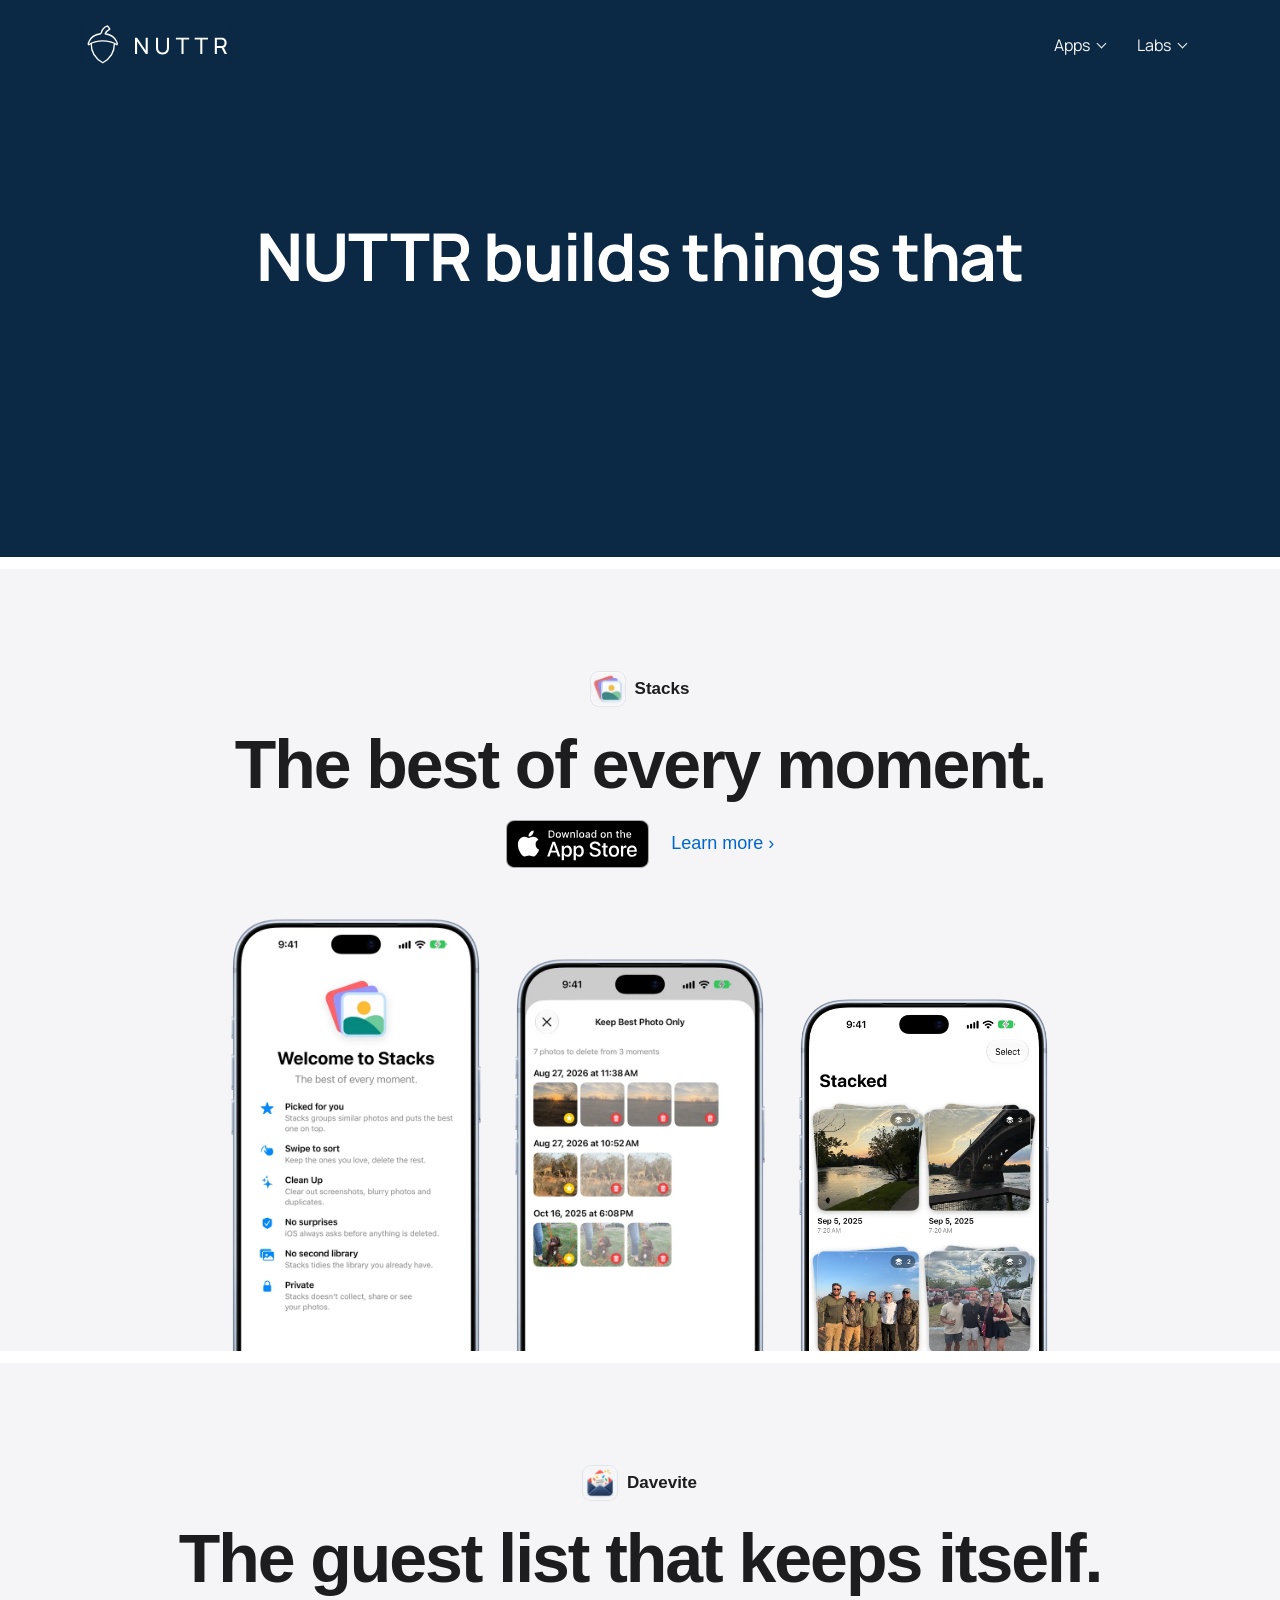
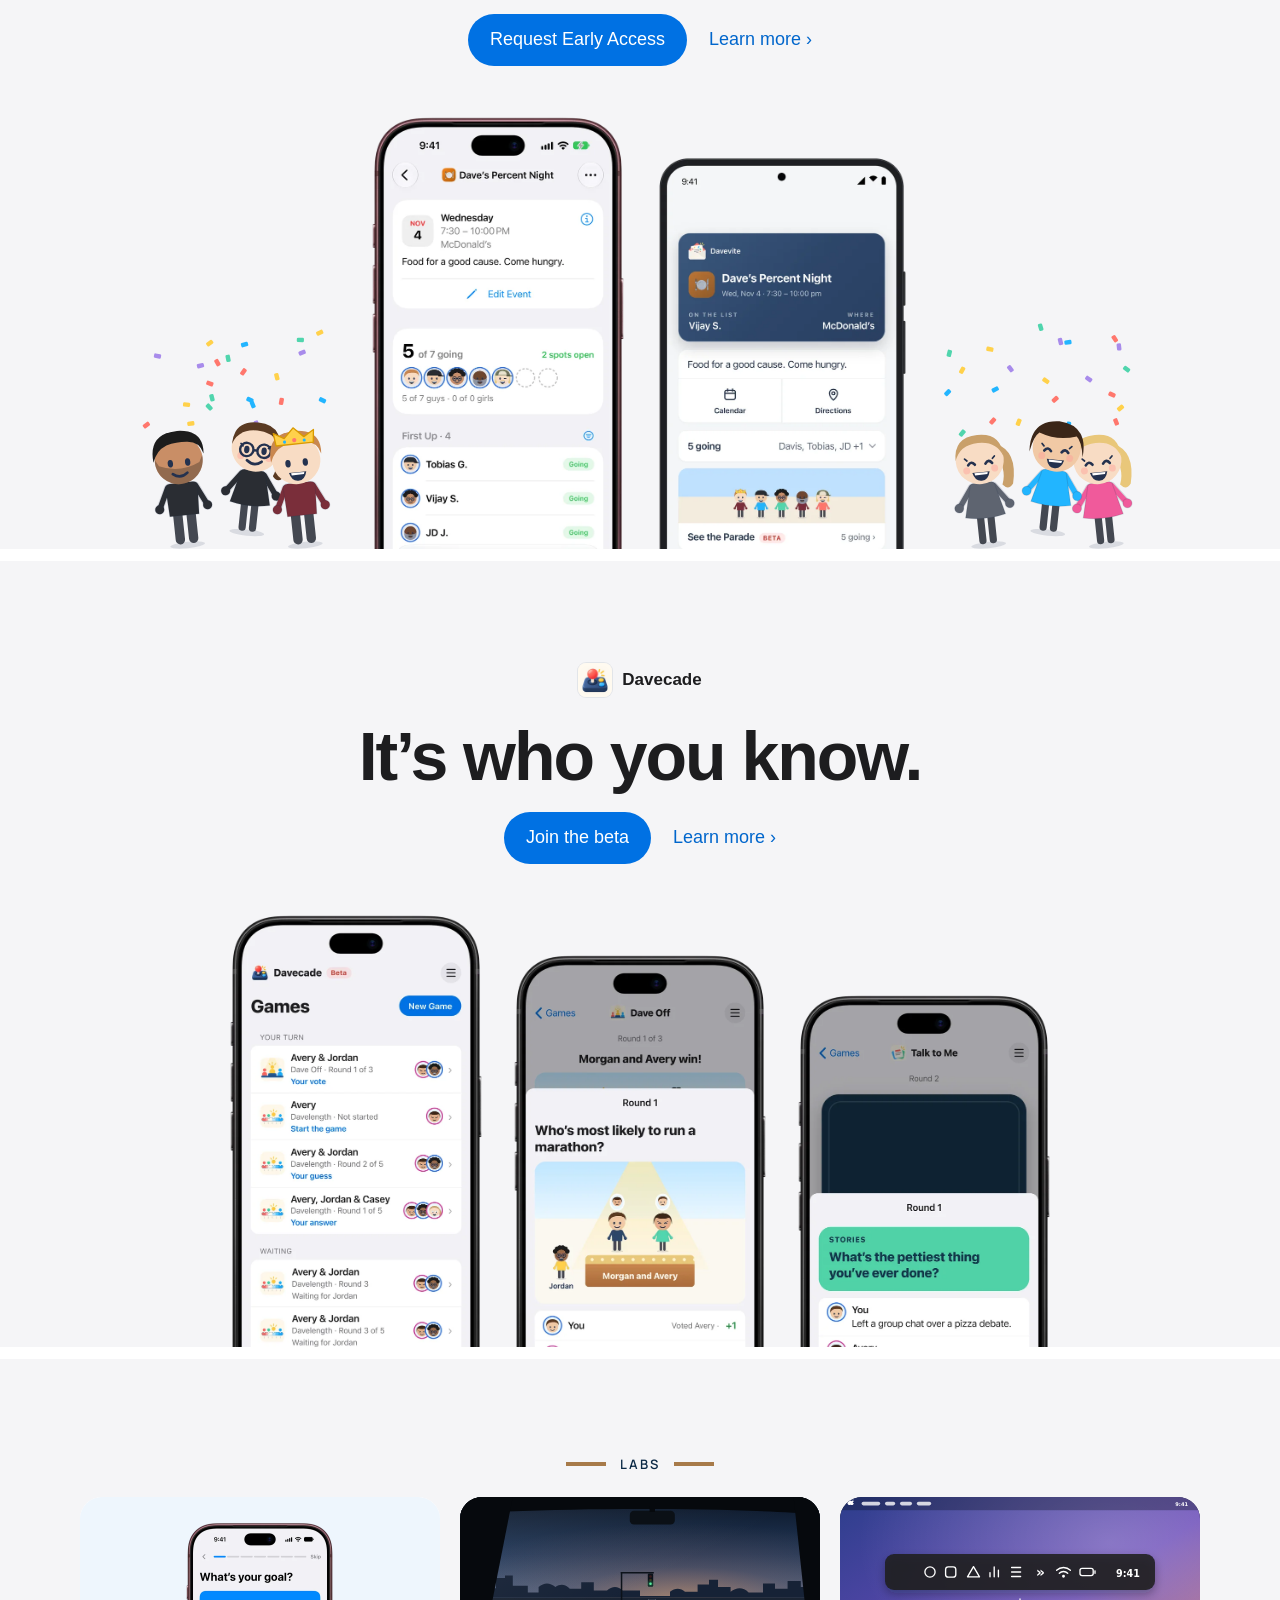
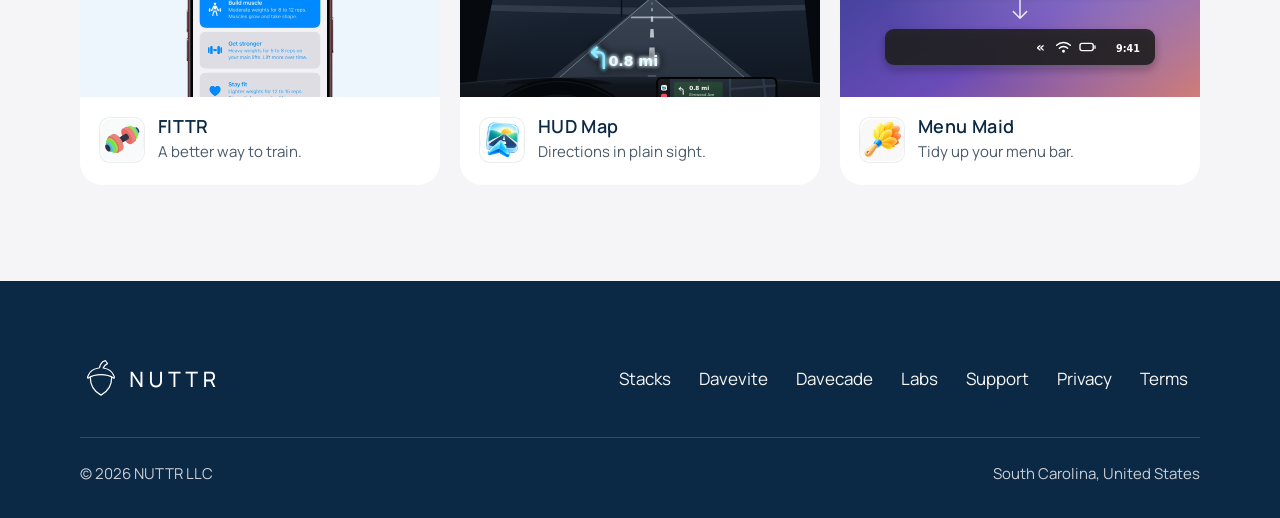
<file: index.html>
<!doctype html>
<html lang="en">
<head>
  <meta charset="utf-8">
  <meta name="viewport" content="width=device-width, initial-scale=1">
  <title>NUTTR</title>
  <meta name="description" content="NUTTR builds things that find the best photo of every moment, fill the guest list, plan every workout, put each turn on the windshield and tidy up the menu bar.">
  <meta name="theme-color" content="#0B2945">
  <meta name="color-scheme" content="light">
  <meta property="og:type" content="website">
  <meta property="og:site_name" content="NUTTR">
  <meta property="og:title" content="NUTTR">
  <meta property="og:description" content="NUTTR builds things that find your best photos, plan your workouts and more.">
  <meta property="og:url" content="https://www.nuttr.co/">
  <meta property="og:image" content="https://www.nuttr.co/assets/share/nuttr-share.png">
  <meta property="og:image:width" content="1200">
  <meta property="og:image:height" content="630">
  <meta property="og:image:alt" content="NUTTR, with the icons of Stacks, FITTR, Davevite, HUD Map and Menu Maid.">
  <meta name="twitter:card" content="summary_large_image">
  <link rel="canonical" href="https://www.nuttr.co/">
  <script type="application/ld+json">[{"@context": "https://schema.org", "@type": "WebSite", "name": "NUTTR", "url": "https://www.nuttr.co/"}, {"@context": "https://schema.org", "@type": "Organization", "name": "NUTTR", "url": "https://www.nuttr.co/", "logo": "https://www.nuttr.co/apple-touch-icon.png", "email": "support@nuttr.co"}]</script>
  <link rel="icon" href="favicon.ico" sizes="32x32">
  <link rel="icon" href="favicon.svg" type="image/svg+xml">
  <link rel="apple-touch-icon" href="apple-touch-icon.png">
  <link rel="preload" href="assets/fonts/Manrope-VariableFont_wght.woff2" as="font" type="font/woff2" crossorigin>
  <link rel="stylesheet" href="assets/css/site.css?v=2026-11-12">
<script>if(!matchMedia('(prefers-reduced-motion: reduce)').matches){document.documentElement.classList.add('arrive-on');setTimeout(function(){if(!window.__arrive)document.documentElement.classList.remove('arrive-on')},3000)}</script>
</head>
<body class="home">
  <a class="skip-link" href="#main">Skip to main content</a>

  <header class="site-header site-header--navy">
    <div class="container">
      <a class="brand" href="./"><img src="assets/brand/NUTTR_Logo_Horizontal_Reversed_OnNavy.svg" width="152" height="47" alt="NUTTR home"></a>
      <nav class="site-nav" aria-label="Main">
        <ul>
          <li class="nav-menu">
            <details>
              <summary>Apps</summary>
              <ul class="nav-menu-panel">
                <li><a href="stacks/"><img src="assets/stacks/stacks-icon-160.webp" width="28" height="28" alt="">Stacks</a></li>
                <li><a href="davevite/"><img src="assets/davevite/davevite-icon-160.webp" width="28" height="28" alt="">Davevite</a></li>
                <li><a href="davecade/"><img src="assets/davecade/davecade-icon-160.webp" width="28" height="28" alt="">Davecade</a></li>
              </ul>
            </details>
          </li>
          <li class="nav-menu">
            <details>
              <summary>Labs</summary>
              <ul class="nav-menu-panel">
                <li><a href="fittr/"><img src="assets/fittr/fittr-icon-160.webp" width="28" height="28" alt="">FITTR</a></li>
                <li><a href="hudmap/"><img src="assets/hudmap/hudmap-icon-160.webp" width="28" height="28" alt="">HUD Map</a></li>
                <li><a href="menumaid/"><img src="assets/menumaid/menumaid-icon-160.webp" width="28" height="28" alt="">Menu Maid</a></li>
              </ul>
            </details>
          </li>
        </ul>
      </nav>
    </div>
  </header>

  <main id="main">
    <section class="on-navy home-hero" aria-labelledby="home-title">
      <div class="container">
        <h1 class="home-lead" id="home-title">NUTTR builds things that</h1>
        <p class="home-cycle" data-nosnippet aria-label="NUTTR builds things that find the best photo of every moment, fill the guest list, plan every workout, put each turn on the windshield and tidy up the menu bar."><span><img src="assets/stacks/stacks-icon-160.webp" width="56" height="56" alt="">find the best photo of every moment.</span><span><img src="assets/davevite/davevite-icon-160.webp" width="56" height="56" alt="">fill the guest list.</span><span><img src="assets/fittr/fittr-icon-160.webp" width="56" height="56" alt="">plan every workout.</span><span><img src="assets/hudmap/hudmap-icon-160.webp" width="56" height="56" alt="">put each turn on the windshield.</span><span><img src="assets/menumaid/menumaid-icon-160.webp" width="56" height="56" alt="">tidy up the menu bar.</span></p>
      </div>
    </section>

    <section class="home-app home-app--stacks" aria-labelledby="stacks-title">
      <div class="container">
        <p class="home-app-name"><img src="assets/stacks/stacks-icon-160.webp" width="88" height="88" alt="">Stacks</p>
        <h2 id="stacks-title">The best of every moment.</h2>
        <div class="home-app-links"><a class="app-store-badge" href="https://apps.apple.com/app/id6818307788"><img src="assets/badges/download-on-the-app-store.svg" width="120" height="40" alt="Download on the App Store"></a><a href="stacks/">Learn more ›</a></div>
        <div class="home-shots"><img class="phone" src="assets/stacks/01-welcome-600.webp" width="600" height="1224" alt="Stacks on iPhone: the welcome screen."><img class="phone" src="assets/stacks/04-keep-best-photo-only-600.webp" width="600" height="1224" loading="lazy" alt="Stacks showing the photos it would keep and delete for three moments."><img class="phone" src="assets/stacks/07-stacked-900.webp" width="900" height="1836" loading="lazy" alt="Stacks showing moments already stacked."></div>
      </div>
    </section>

    <section class="home-app home-app--davevite" aria-labelledby="davevite-title">
      <div class="container">
        <p class="home-app-name"><img src="assets/davevite/davevite-icon-160.webp" width="88" height="88" alt="">Davevite</p>
        <h2 id="davevite-title">The guest list that keeps itself.</h2>
        <div class="home-app-links"><a class="home-button" href="https://davevite.com/request">Request Early Access</a><a href="davevite/">Learn more ›</a></div>
        <div class="home-shots"><img class="phone" src="assets/davevite/phone-event-600.webp" width="600" height="1227" loading="lazy" alt="Davevite on iPhone: Dave’s Percent Night at McDonald’s on Wednesday, November 4, with 5 of 7 going and a Text Invites button."><img class="phone" src="assets/davevite/guest-youre-in-android-600.webp" width="600" height="1227" loading="lazy" alt="A guest’s confirmed invite on an Android phone: the pass for Dave’s Percent Night, with 5 going."><img class="party party--l" src="assets/davevite/home-party-left.svg" width="230" height="260" alt=""><img class="party party--r" src="assets/davevite/home-party-right.svg" width="230" height="260" alt=""></div>
      </div>
    </section>

    <section class="home-app home-app--davecade" aria-labelledby="davecade-title">
      <div class="container">
        <p class="home-app-name"><img src="assets/davecade/davecade-icon-160.webp" width="88" height="88" alt="">Davecade</p>
        <h2 id="davecade-title">It’s who you know.</h2>
        <div class="home-app-links"><a class="home-button" href="https://testflight.apple.com/join/3nTp61K6">Join the beta</a><a href="davecade/">Learn more ›</a></div>
        <div class="home-shots"><img class="phone" src="assets/davecade/games-600.webp" width="600" height="1227" loading="lazy" alt="Davecade’s Games page on iPhone: four games waiting on Morgan’s turn, with Avery, Jordan and Casey, and three waiting on Jordan."><img class="phone" src="assets/davecade/daveoff-reveal-600.webp" width="600" height="1227" loading="lazy" alt="The reveal at the end of a round of Dave Off: Who’s most likely to run a marathon? Morgan and Avery win, voting for each other."><img class="phone" src="assets/davecade/talktome-answers-600.webp" width="600" height="1227" loading="lazy" alt="Talk to Me on iPhone: every answer to What’s the pettiest thing you’ve ever done?, from Morgan, Avery and Jordan."></div>
      </div>
    </section>

    <section class="home-labs" aria-labelledby="projects">
      <div class="container">
        <h2 class="eyebrow eyebrow--center" id="projects">Labs</h2>
        <div class="home-lab-grid">
          <a class="home-lab" href="fittr/"><div class="home-lab-pic home-lab-pic--phone"><img src="assets/fittr/phone-new-user-goal-600.webp" width="600" height="1227" loading="lazy" alt=""></div><div class="home-lab-text"><img src="assets/fittr/fittr-icon-160.webp" width="88" height="88" alt=""><div><h3>FITTR</h3><p>A better way to train.</p></div></div></a>
          <a class="home-lab" href="hudmap/"><div class="home-lab-pic home-lab-pic--hud"><img src="assets/hudmap/drive-hud.svg" width="1200" height="760" loading="lazy" alt=""></div><div class="home-lab-text"><img src="assets/hudmap/hudmap-icon-160.webp" width="88" height="88" alt=""><div><h3>HUD Map</h3><p>Directions in plain sight.</p></div></div></a>
          <a class="home-lab" href="menumaid/"><div class="home-lab-pic home-lab-pic--mm"><img src="assets/menumaid/menubar-tidy.svg" width="1200" height="760" loading="lazy" alt=""></div><div class="home-lab-text"><img src="assets/menumaid/menumaid-icon-160.webp" width="88" height="88" alt=""><div><h3>Menu Maid</h3><p>Tidy up your menu bar.</p></div></div></a>
        </div>
      </div>
    </section>
  </main>

  <footer class="site-footer">
    <div class="container">
      <div class="footer-top">
        <a class="footer-brand" href="./"><img src="assets/brand/NUTTR_Logo_Horizontal_Reversed_OnNavy.svg" width="140" height="43" alt="NUTTR home"></a>
        <nav class="footer-nav" aria-label="Footer">
          <ul>
            <li><a href="stacks/">Stacks</a></li>
            <li><a href="davevite/">Davevite</a></li>
            <li><a href="davecade/">Davecade</a></li>
            <li><a href="#projects">Labs</a></li>
            <li><a href="support">Support</a></li>
            <li><a href="privacy">Privacy</a></li>
            <li><a href="terms">Terms</a></li>
          </ul>
        </nav>
      </div>
      <div class="footer-bottom">
        <p>© 2026 NUTTR LLC</p>
        <p>South Carolina, United States</p>
      </div>
    </div>
  </footer>
  <script>
    // Apps and Labs menus: close one on a click elsewhere or Escape.
    document.addEventListener('click', e => document.querySelectorAll('.nav-menu details[open]').forEach(d => { if (!d.contains(e.target)) d.open = false; }));
    document.addEventListener('keydown', e => { if (e.key === 'Escape') document.querySelectorAll('.nav-menu details[open]').forEach(d => { d.open = false; }); });
  </script>
  <script src="assets/js/modules.js?v=2026-10-29" defer></script>
</body>
</html>
</file>
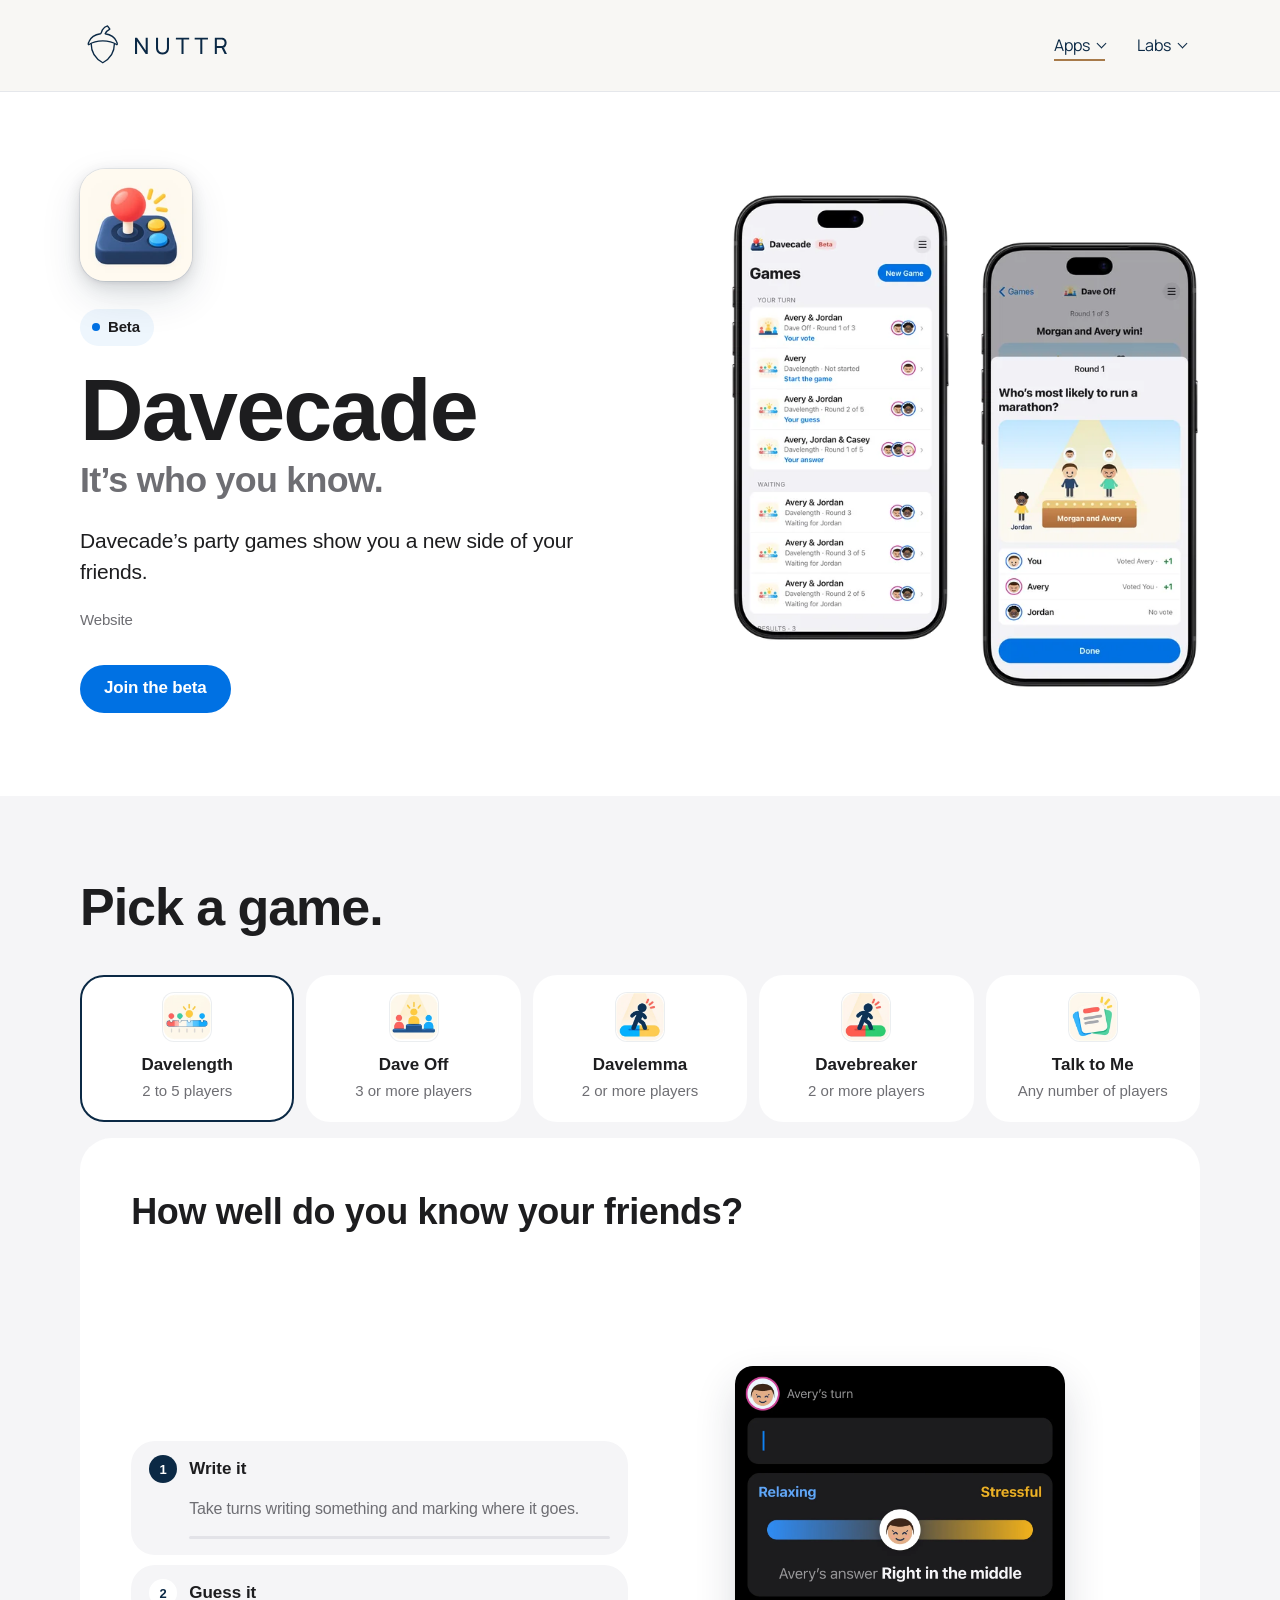
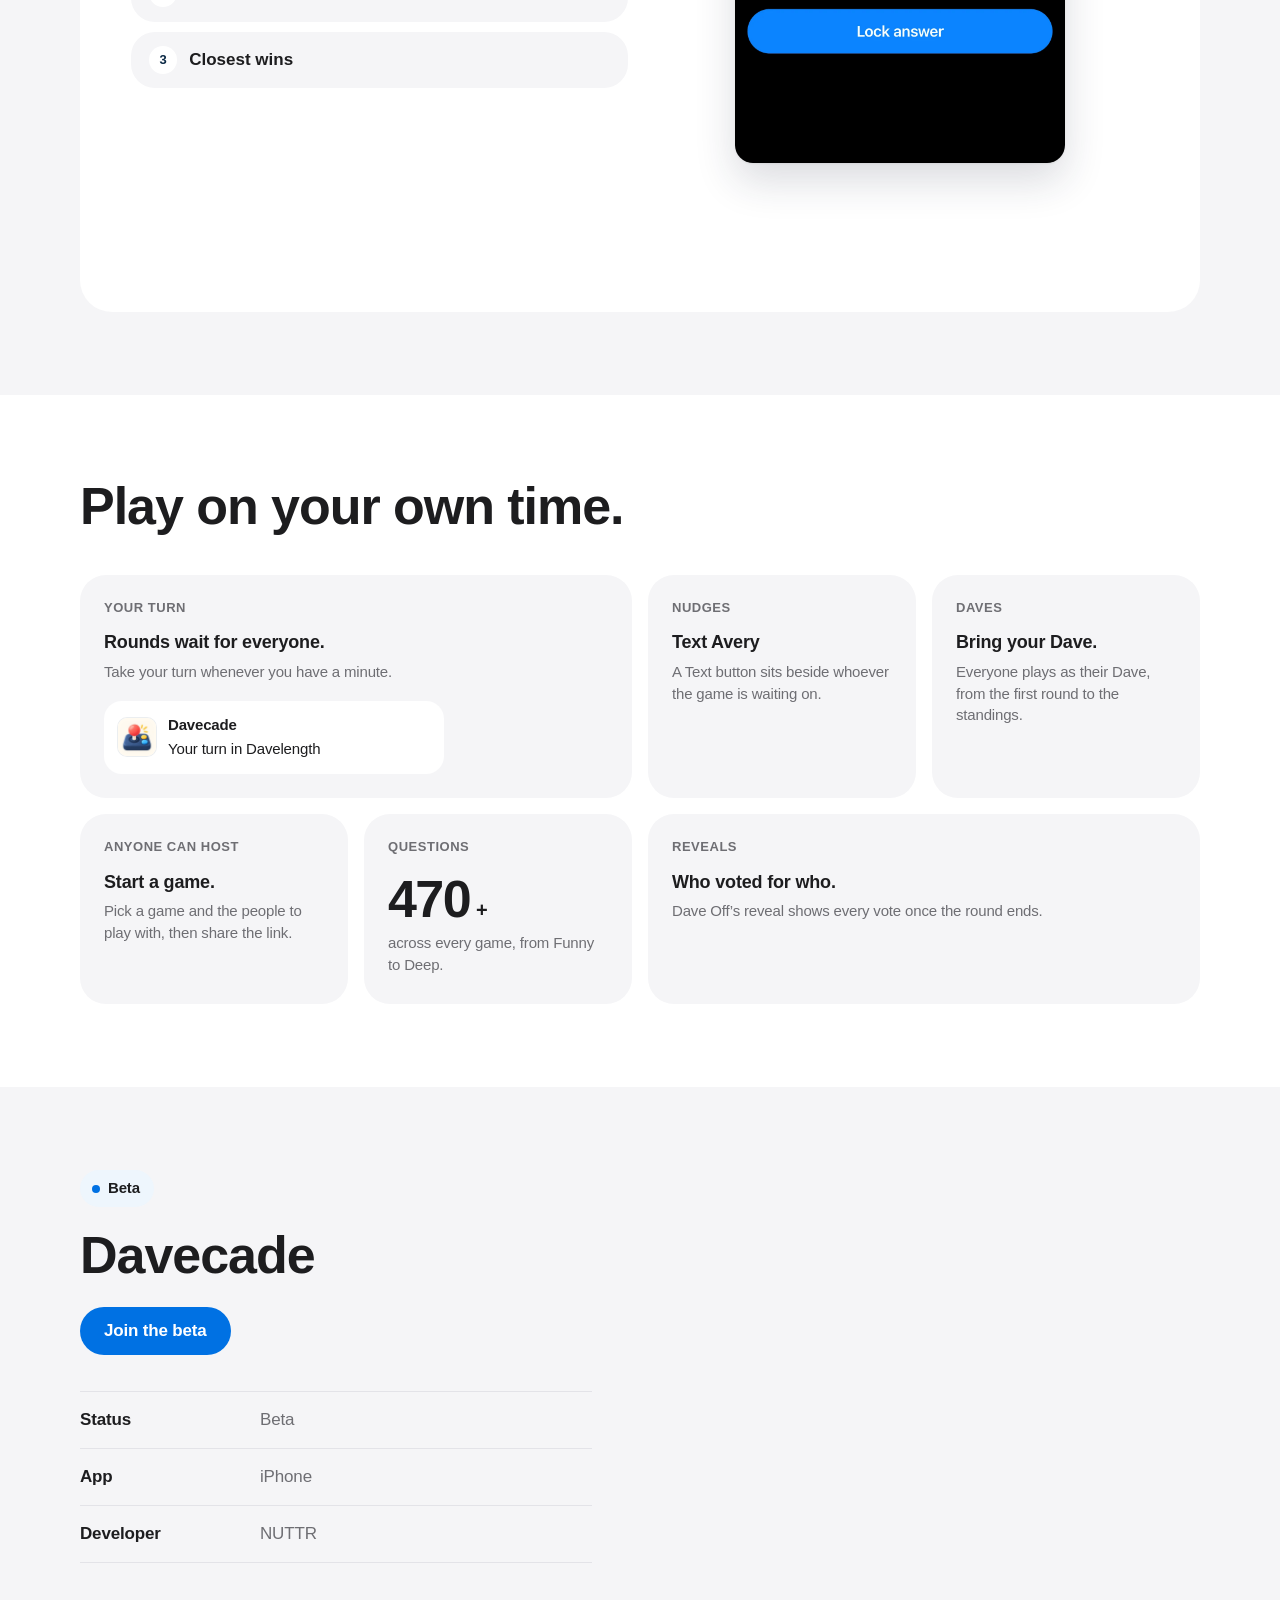
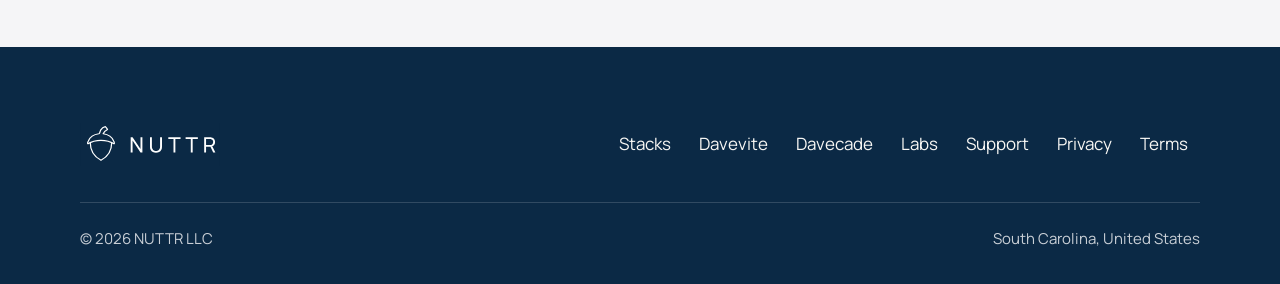
<file: davecade/index.html>
<!doctype html>
<html lang="en">
<head>
  <meta charset="utf-8">
  <meta name="viewport" content="width=device-width, initial-scale=1">
  <title>Davecade – It’s who you know</title>
  <meta name="description" content="Davecade’s party games show you a new side of your friends.">
  <meta name="theme-color" content="#F8F7F4">
  <meta name="color-scheme" content="light">
  <meta property="og:type" content="website">
  <meta property="og:site_name" content="NUTTR">
  <meta property="og:title" content="Davecade">
  <meta property="og:description" content="Davecade’s party games show you a new side of your friends.">
  <meta property="og:url" content="https://www.nuttr.co/davecade/">
  <meta property="og:image" content="https://www.nuttr.co/assets/share/davecade-share.png">
  <meta property="og:image:width" content="1200">
  <meta property="og:image:height" content="630">
  <meta property="og:image:alt" content="Davecade: It’s who you know. Now in beta.">
  <meta name="twitter:card" content="summary_large_image">
  <link rel="canonical" href="https://www.nuttr.co/davecade/">
  <link rel="icon" href="../assets/davecade/favicon.ico" sizes="48x48">
  <link rel="apple-touch-icon" href="../assets/davecade/apple-touch-icon.png">
  <link rel="preload" href="../assets/fonts/Manrope-VariableFont_wght.woff2" as="font" type="font/woff2" crossorigin>
  <link rel="stylesheet" href="../assets/css/site.css?v=2026-11-12">
<script>if(!matchMedia('(prefers-reduced-motion: reduce)').matches){document.documentElement.classList.add('arrive-on');setTimeout(function(){if(!window.__arrive)document.documentElement.classList.remove('arrive-on')},3000)}</script>
</head>
<body class="stacks-page davecade-page">
  <a class="skip-link" href="#main">Skip to main content</a>

  <header class="site-header">
    <div class="container">
      <a class="brand" href="../"><img src="../assets/brand/NUTTR_Logo_Horizontal_Primary_Navy.svg" width="152" height="47" alt="NUTTR home"></a>
      <nav class="site-nav" aria-label="Main">
        <ul>
          <li class="nav-menu nav-menu--current">
            <details>
              <summary>Apps</summary>
              <ul class="nav-menu-panel">
                <li><a href="../stacks/"><img src="../assets/stacks/stacks-icon-160.webp" width="28" height="28" alt="">Stacks</a></li>
                <li><a href="../davevite/"><img src="../assets/davevite/davevite-icon-160.webp" width="28" height="28" alt="">Davevite</a></li>
                <li><a href="../davecade/" aria-current="page"><img src="../assets/davecade/davecade-icon-160.webp" width="28" height="28" alt="">Davecade</a></li>
              </ul>
            </details>
          </li>
          <li class="nav-menu">
            <details>
              <summary>Labs</summary>
              <ul class="nav-menu-panel">
                <li><a href="../fittr/"><img src="../assets/fittr/fittr-icon-160.webp" width="28" height="28" alt="">FITTR</a></li>
                <li><a href="../hudmap/"><img src="../assets/hudmap/hudmap-icon-160.webp" width="28" height="28" alt="">HUD Map</a></li>
                <li><a href="../menumaid/"><img src="../assets/menumaid/menumaid-icon-160.webp" width="28" height="28" alt="">Menu Maid</a></li>
              </ul>
            </details>
          </li>
        </ul>
      </nav>
    </div>
  </header>

  <main id="main">
    <section class="s-hero" aria-labelledby="dc-title">
      <div class="container s-hero-grid">
        <div class="s-hero-copy">
          <img class="app-icon s-hero-art" src="../assets/davecade/davecade-icon-320.webp" srcset="../assets/davecade/davecade-icon-160.webp 160w, ../assets/davecade/davecade-icon-320.webp 320w, ../assets/davecade/davecade-icon-480.webp 480w" sizes="(min-width: 1245px) 112px, (min-width: 978px) 9vw, 88px" width="1024" height="1024" alt="">
          <p class="s-pill">Beta</p>
          <h1 id="dc-title">Davecade</h1>
          <p class="s-tagline">It’s who you know.</p>
          <p class="s-lead">Davecade’s party games show you a new side of your friends.</p>
          <p class="s-meta"><span>Website</span></p>
          <div class="s-actions">
            <a class="s-button s-button--primary" href="https://testflight.apple.com/join/3nTp61K6">Join the beta</a>
          </div>
        </div>
        <figure class="dv-hero">
          <img class="f-device" src="../assets/davecade/games-450.webp" srcset="../assets/davecade/games-300.webp 300w, ../assets/davecade/games-450.webp 450w, ../assets/davecade/games-600.webp 600w" sizes="(min-width: 880px) 220px, 46vw" width="1350" height="2760" fetchpriority="high" alt="Davecade’s Games page on iPhone: four games waiting on Morgan’s turn, with Avery, Jordan and Casey, and three waiting on Jordan.">
          <img class="f-device" src="../assets/davecade/daveoff-reveal-450.webp" srcset="../assets/davecade/daveoff-reveal-300.webp 300w, ../assets/davecade/daveoff-reveal-450.webp 450w, ../assets/davecade/daveoff-reveal-600.webp 600w" sizes="(min-width: 880px) 220px, 46vw" width="1350" height="2760" alt="The reveal at the end of a round of Dave Off: Who’s most likely to run a marathon? Morgan and Avery win, voting for each other.">
        </figure>
      </div>
    </section>

    <section class="s-section s-section--gray" id="games" aria-labelledby="games-title">
      <div class="container">
        <div class="s-head">
          <h2 id="games-title">Pick a game.</h2>
        </div>
        <div class="dc-tabs" role="tablist" aria-label="Games" data-dc-tabs>
          <button type="button" role="tab" id="tab-davelength" aria-controls="davelength" aria-selected="true"><img src="../assets/davecade/davelength-icon-160.webp" width="160" height="160" alt=""><span><b>Davelength</b>2 to 5 players</span></button>
          <button type="button" role="tab" id="tab-daveoff" aria-controls="daveoff" aria-selected="false" tabindex="-1"><img src="../assets/davecade/daveoff-icon-160.webp" width="160" height="160" alt=""><span><b>Dave Off</b>3 or more players</span></button>
          <button type="button" role="tab" id="tab-davelemma" aria-controls="davelemma" aria-selected="false" tabindex="-1"><img src="../assets/davecade/davelemma-icon-160.webp" width="160" height="160" alt=""><span><b>Davelemma</b>2 or more players</span></button>
          <button type="button" role="tab" id="tab-davebreaker" aria-controls="davebreaker" aria-selected="false" tabindex="-1"><img src="../assets/davecade/davebreaker-icon-160.webp" width="160" height="160" alt=""><span><b>Davebreaker</b>2 or more players</span></button>
          <button type="button" role="tab" id="tab-talktome" aria-controls="talktome" aria-selected="false" tabindex="-1"><img src="../assets/davecade/talktome-icon-160.webp" width="160" height="160" alt=""><span><b>Talk to Me</b>Any number of players</span></button>
        </div>
        <div class="dc-panel" role="tabpanel" id="davelength" aria-labelledby="tab-davelength">
          <h3>How well do you know your friends?</h3>
          <div class="step-tour" data-step-tour>
            <ol class="step-list"><li><button type="button" aria-expanded="false"><span class="step-n">1</span>Write it</button><div class="step-more"><div><p>Take turns writing something and marking where it goes.</p><div class="step-bar"><i></i></div></div></div></li><li><button type="button" aria-expanded="false"><span class="step-n">2</span>Guess it</button><div class="step-more"><div><p>Everyone else guesses where it went.</p><div class="step-bar"><i></i></div></div></div></li><li><button type="button" aria-expanded="false"><span class="step-n">3</span>Closest wins</button><div class="step-more"><div><p>Closest guesses win.</p><div class="step-bar"><i></i></div></div></div></li></ol>
            <div class="step-stage"><video class="dc-demo" src="../assets/davecade/davelength-1.mp4" poster="../assets/davecade/davelength-1-poster.webp" muted playsinline preload="none" aria-label="Avery writes Airport security and marks it between Relaxing and Stressful."></video><video class="dc-demo" src="../assets/davecade/davelength-2.mp4" poster="../assets/davecade/davelength-2-poster.webp" muted playsinline preload="none" aria-label="Another player guesses where Avery put Airport security."></video><video class="dc-demo" src="../assets/davecade/davelength-3.mp4" poster="../assets/davecade/davelength-3-poster.webp" muted playsinline preload="none" aria-label="The guesses are shown, and the closest one wins."></video></div>
          </div>
        </div>
        <div class="dc-panel" role="tabpanel" id="daveoff" aria-labelledby="tab-daveoff" hidden>
          <h3>Who’s most likely to…?</h3>
          <div class="step-tour" data-step-tour>
            <ol class="step-list"><li><button type="button" aria-expanded="false"><span class="step-n">1</span>Vote</button><div class="step-more"><div><p>Vote for whoever fits best.</p><div class="step-bar"><i></i></div></div></div></li><li><button type="button" aria-expanded="false"><span class="step-n">2</span>Match the room</button><div class="step-more"><div><p>Pick the same Dave as most of the room to score a point.</p><div class="step-bar"><i></i></div></div></div></li></ol>
            <div class="step-stage"><video class="dc-demo" src="../assets/davecade/daveoff-1.mp4" poster="../assets/davecade/daveoff-1-poster.webp" muted playsinline preload="none" aria-label="Everyone taps the Dave who fits the question best."></video><video class="dc-demo" src="../assets/davecade/daveoff-2.mp4" poster="../assets/davecade/daveoff-2-poster.webp" muted playsinline preload="none" aria-label="The votes are revealed, and everyone who picked the room’s favorite scores a point."></video></div>
          </div>
        </div>
        <div class="dc-panel" role="tabpanel" id="davelemma" aria-labelledby="tab-davelemma" hidden>
          <h3>What would you choose?</h3>
          <div class="step-tour" data-step-tour>
            <ol class="step-list"><li><button type="button" aria-expanded="false"><span class="step-n">1</span>Pick a side</button><div class="step-more"><div><p>Take turns picking the side you’d choose.</p><div class="step-bar"><i></i></div></div></div></li><li><button type="button" aria-expanded="false"><span class="step-n">2</span>Guess the pick</button><div class="step-more"><div><p>Everyone else guesses which side was picked.</p><div class="step-bar"><i></i></div></div></div></li><li><button type="button" aria-expanded="false"><span class="step-n">3</span>Score a point</button><div class="step-more"><div><p>A right guess is a point.</p><div class="step-bar"><i></i></div></div></div></li></ol>
            <div class="step-stage"><video class="dc-demo" src="../assets/davecade/davelemma-1.mp4" poster="../assets/davecade/davelemma-1-poster.webp" muted playsinline preload="none" aria-label="Avery picks Every red light turns green for you over Never wait in a line again."></video><video class="dc-demo" src="../assets/davecade/davelemma-2.mp4" poster="../assets/davecade/davelemma-2-poster.webp" muted playsinline preload="none" aria-label="Another player guesses which side Avery picked."></video><video class="dc-demo" src="../assets/davecade/davelemma-3.mp4" poster="../assets/davecade/davelemma-3-poster.webp" muted playsinline preload="none" aria-label="Avery’s pick is shown, and the right guess scores a point."></video></div>
          </div>
        </div>
        <div class="dc-panel" role="tabpanel" id="davebreaker" aria-labelledby="tab-davebreaker" hidden>
          <h3>Red flag or green flag?</h3>
          <div class="step-tour" data-step-tour>
            <ol class="step-list"><li><button type="button" aria-expanded="false"><span class="step-n">1</span>Make the call</button><div class="step-more"><div><p>Take turns saying red flag or green flag.</p><div class="step-bar"><i></i></div></div></div></li><li><button type="button" aria-expanded="false"><span class="step-n">2</span>Guess the call</button><div class="step-more"><div><p>Everyone else guesses which side was picked.</p><div class="step-bar"><i></i></div></div></div></li><li><button type="button" aria-expanded="false"><span class="step-n">3</span>Score a point</button><div class="step-more"><div><p>A right guess is a point.</p><div class="step-bar"><i></i></div></div></div></li></ol>
            <div class="step-stage"><video class="dc-demo" src="../assets/davecade/davebreaker-1.mp4" poster="../assets/davecade/davebreaker-1-poster.webp" muted playsinline preload="none" aria-label="Avery calls “A friend who sends voice memos, not texts” a green flag."></video><video class="dc-demo" src="../assets/davecade/davebreaker-2.mp4" poster="../assets/davecade/davebreaker-2-poster.webp" muted playsinline preload="none" aria-label="Another player guesses whether Avery called it a red flag or a green flag."></video><video class="dc-demo" src="../assets/davecade/davebreaker-3.mp4" poster="../assets/davecade/davebreaker-3-poster.webp" muted playsinline preload="none" aria-label="Avery’s call is shown, and the right guess scores a point."></video></div>
          </div>
        </div>
        <div class="dc-panel" role="tabpanel" id="talktome" aria-labelledby="tab-talktome" hidden>
          <h3>Ask me anything.</h3>
          <div class="step-tour" data-step-tour>
            <ol class="step-list"><li><button type="button" aria-expanded="false"><span class="step-n">1</span>Pick a question</button><div class="step-more"><div><p>Take turns picking a question for everyone to answer.</p><div class="step-bar"><i></i></div></div></div></li><li><button type="button" aria-expanded="false"><span class="step-n">2</span>Everyone answers</button><div class="step-more"><div><p>Type your answer and lock it in.</p><div class="step-bar"><i></i></div></div></div></li><li><button type="button" aria-expanded="false"><span class="step-n">3</span>See every answer</button><div class="step-more"><div><p>The answers show together at the end of the round.</p><div class="step-bar"><i></i></div></div></div></li><li><button type="button" aria-expanded="false"><span class="step-n">4</span>In person</button><div class="step-more"><div><p>Or swipe through the deck with the people around you.</p><div class="step-bar"><i></i></div></div></div></li></ol>
            <div class="step-stage"><img class="f-device" src="../assets/davecade/talktome-pick-450.webp" srcset="../assets/davecade/talktome-pick-300.webp 300w, ../assets/davecade/talktome-pick-450.webp 450w, ../assets/davecade/talktome-pick-600.webp 600w" sizes="(min-width: 880px) 290px, 60vw" width="1350" height="2760" loading="lazy" alt="Morgan’s turn to pick a Talk to Me question, with Lock Question."><img class="f-device" src="../assets/davecade/talktome-answer-450.webp" srcset="../assets/davecade/talktome-answer-300.webp 300w, ../assets/davecade/talktome-answer-450.webp 450w, ../assets/davecade/talktome-answer-600.webp 600w" sizes="(min-width: 880px) 290px, 60vw" width="1350" height="2760" loading="lazy" alt="Morgan answers Avery’s question: Which book, show or song stuck with you longer than you expected?"><img class="f-device" src="../assets/davecade/talktome-answers-450.webp" srcset="../assets/davecade/talktome-answers-300.webp 300w, ../assets/davecade/talktome-answers-450.webp 450w, ../assets/davecade/talktome-answers-600.webp 600w" sizes="(min-width: 880px) 290px, 60vw" width="1350" height="2760" loading="lazy" alt="Every answer to What’s the pettiest thing you’ve ever done? from Morgan, Avery and Jordan."><img class="f-device" src="../assets/davecade/talktome-deck-450.webp" srcset="../assets/davecade/talktome-deck-300.webp 300w, ../assets/davecade/talktome-deck-450.webp 450w, ../assets/davecade/talktome-deck-600.webp 600w" sizes="(min-width: 880px) 290px, 60vw" width="1350" height="2760" loading="lazy" alt="A Deep question card: When do you feel most like yourself?"></div>
          </div>
        </div>
      </div>
    </section>

    <section class="s-section" id="features" aria-labelledby="features-title">
      <div class="container">
        <div class="s-head">
          <h2 id="features-title">Play on your own time.</h2>
        </div>
        <div class="bento">
          <div class="bento-t bento-t--wide"><p class="bento-k">Your turn</p><h3>Rounds wait for everyone.</h3><p>Take your turn whenever you have a minute.</p><div class="dc-note" aria-hidden="true"><img src="../assets/davecade/davecade-icon-160.webp" width="160" height="160" alt=""><div><b>Davecade</b>Your turn in Davelength</div></div></div>
          <div class="bento-t"><p class="bento-k">Nudges</p><h3>Text Avery</h3><p>A Text button sits beside whoever the game is waiting on.</p></div>
          <div class="bento-t"><p class="bento-k">Daves</p><h3>Bring your Dave.</h3><p>Everyone plays as their Dave, from the first round to the standings.</p></div>
          <div class="bento-t"><p class="bento-k">Anyone can host</p><h3>Start a game.</h3><p>Pick a game and the people to play with, then share the link.</p></div>
          <div class="bento-t"><p class="bento-k">Questions</p><p class="bento-num">470<span>+</span></p><p>across every game, from Funny to Deep.</p></div>
          <div class="bento-t bento-t--wide"><p class="bento-k">Reveals</p><h3>Who voted for who.</h3><p>Dave Off’s reveal shows every vote once the round ends.</p></div>
        </div>
      </div>
    </section>

    <section class="s-section s-section--gray s-cta" id="details" aria-labelledby="details-title">
      <div class="container">
        <p class="s-pill">Beta</p>
        <h2 id="details-title">Davecade</h2>
        <div class="s-actions s-cta-actions">
          <a class="s-button s-button--primary" href="https://testflight.apple.com/join/3nTp61K6">Join the beta</a>
        </div>
        <dl class="s-facts s-cta-facts">
          <div><dt>Status</dt><dd>Beta</dd></div>
          <div><dt>App</dt><dd>iPhone</dd></div>
          <div><dt>Developer</dt><dd>NUTTR</dd></div>
        </dl>
      </div>
    </section>
  </main>

  <footer class="site-footer">
    <div class="container">
      <div class="footer-top">
        <a class="footer-brand" href="../"><img src="../assets/brand/NUTTR_Logo_Horizontal_Reversed_OnNavy.svg" width="140" height="43" alt="NUTTR home"></a>
        <nav class="footer-nav" aria-label="Footer">
          <ul>
            <li><a href="../stacks/">Stacks</a></li>
            <li><a href="../davevite/">Davevite</a></li>
            <li><a href="../davecade/" aria-current="page">Davecade</a></li>
            <li><a href="../#projects">Labs</a></li>
            <li><a href="../support">Support</a></li>
            <li><a href="../privacy">Privacy</a></li>
            <li><a href="../terms">Terms</a></li>
          </ul>
        </nav>
      </div>
      <div class="footer-bottom">
        <p>© 2026 NUTTR LLC</p>
        <p>South Carolina, United States</p>
      </div>
    </div>
  </footer>
  <script>
    // Apps and Labs menus: close one on a click elsewhere or Escape.
    document.addEventListener('click', e => document.querySelectorAll('.nav-menu details[open]').forEach(d => { if (!d.contains(e.target)) d.open = false; }));
    document.addEventListener('keydown', e => { if (e.key === 'Escape') document.querySelectorAll('.nav-menu details[open]').forEach(d => { d.open = false; }); });
    // Games: one game shows at a time; a tab or the arrow keys pick another.
    document.querySelectorAll('[data-dc-tabs]').forEach(list => {
      const tabs = [...list.querySelectorAll('[role="tab"]')];
      const pick = tab => tabs.forEach(t => {
        t.setAttribute('aria-selected', t === tab);
        t.tabIndex = t === tab ? 0 : -1;
        document.getElementById(t.getAttribute('aria-controls')).hidden = t !== tab;
      });
      tabs.forEach((tab, i) => {
        tab.addEventListener('click', () => pick(tab));
        tab.addEventListener('keydown', e => {
          const to = { ArrowRight: i + 1, ArrowLeft: i - 1, Home: 0, End: tabs.length - 1 }[e.key];
          if (to === undefined) return;
          e.preventDefault();
          const next = tabs[(to + tabs.length) % tabs.length];
          pick(next);
          next.focus();
        });
      });
    });
  </script>
  <script src="../assets/js/modules.js?v=2026-10-29" defer></script>
</body>
</html>
</file>
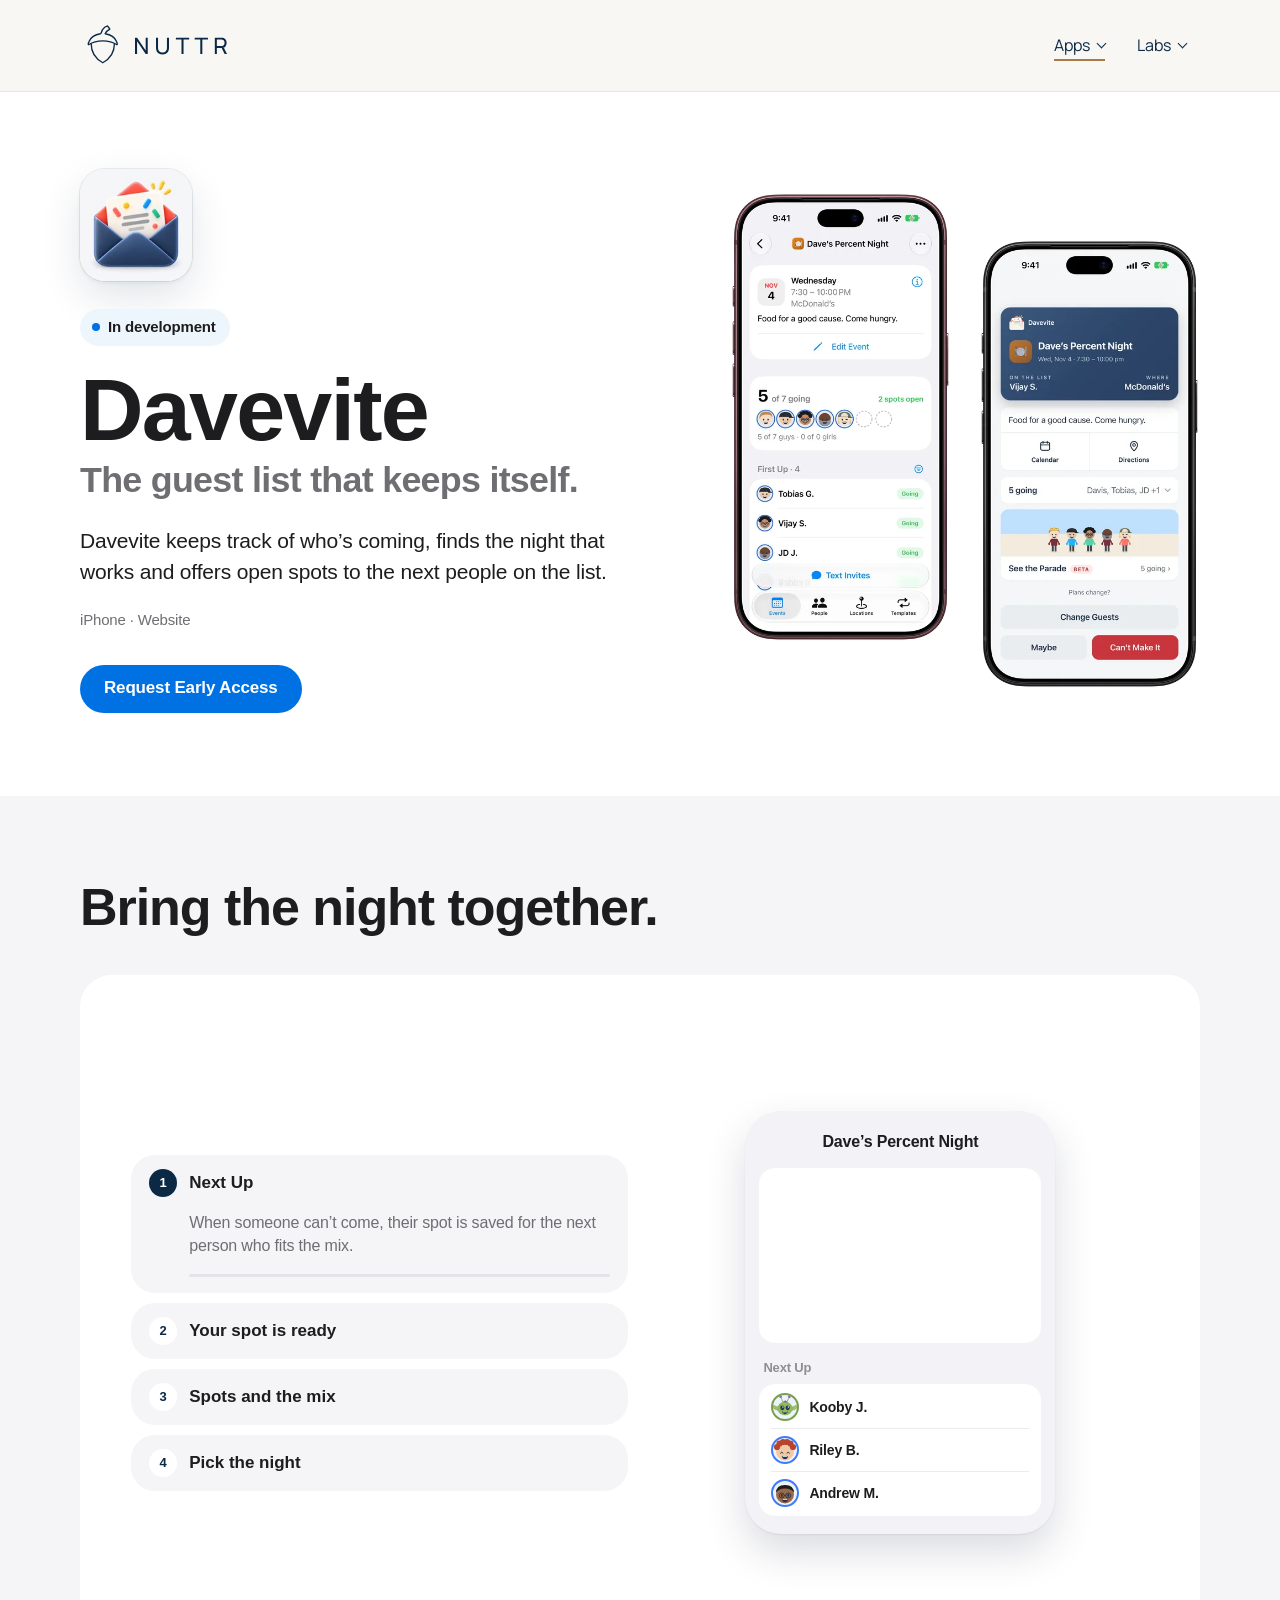
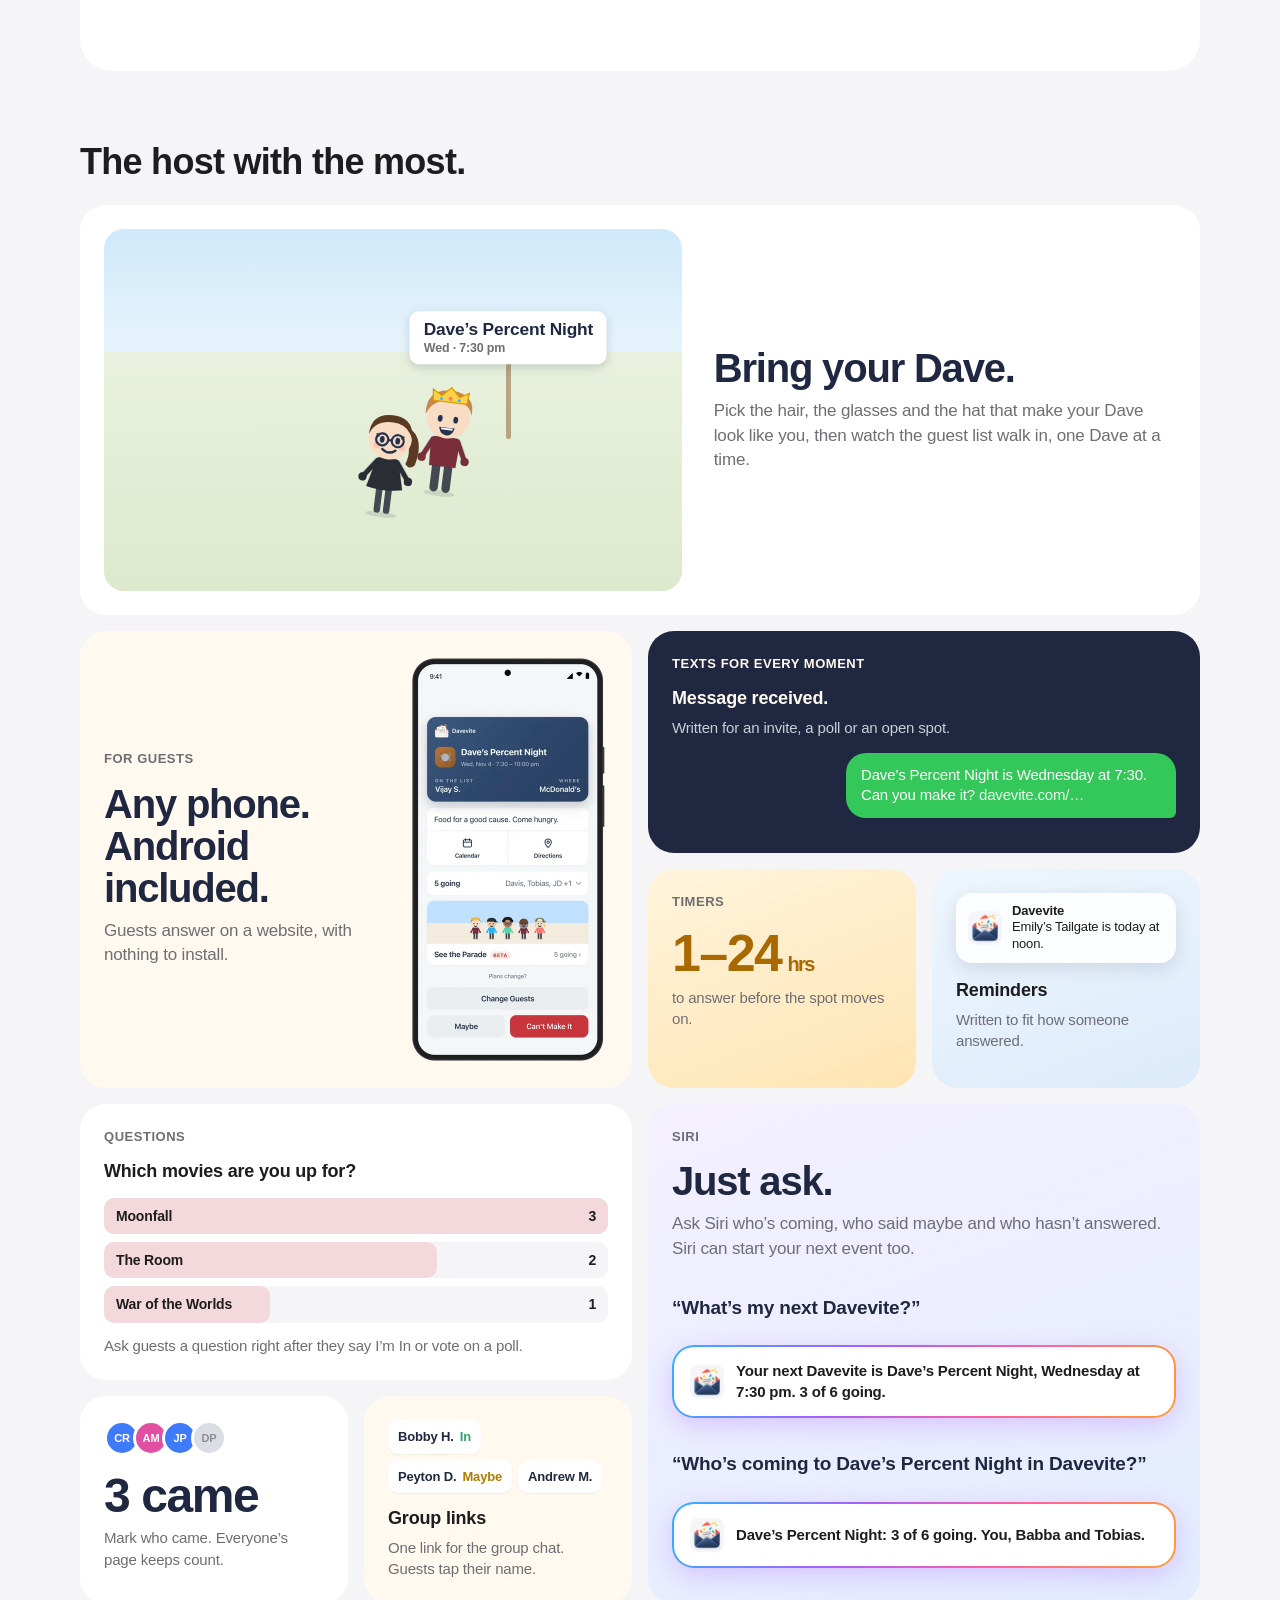
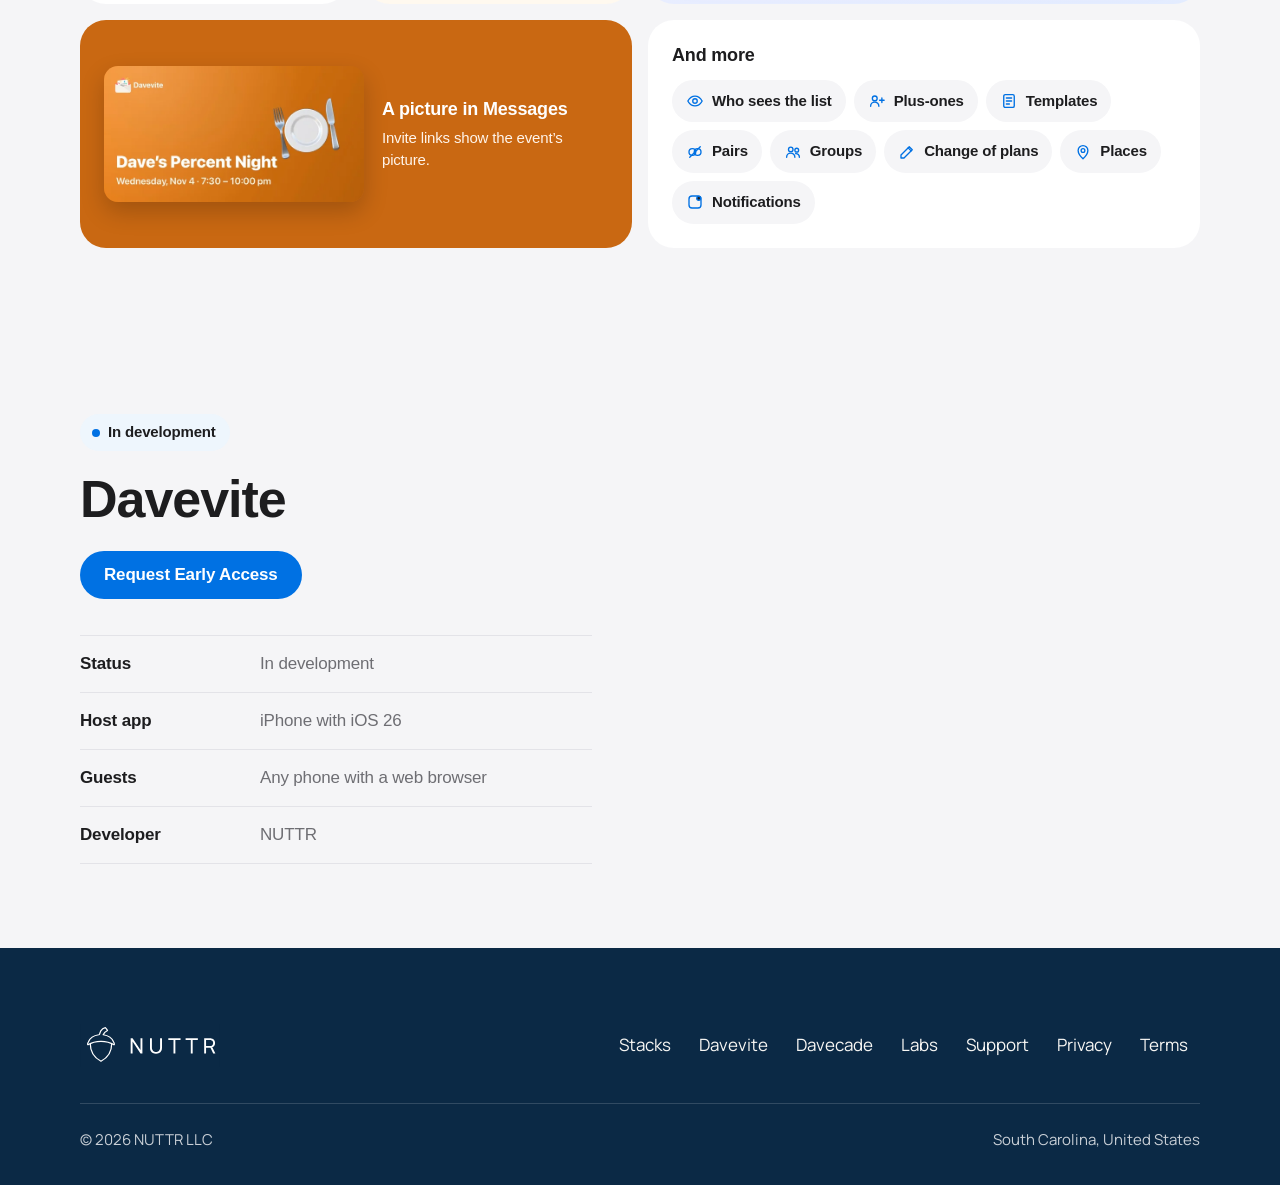
<file: davevite/index.html>
<!doctype html>
<html lang="en">
<head>
  <meta charset="utf-8">
  <meta name="viewport" content="width=device-width, initial-scale=1">
  <title>Davevite – The guest list that keeps itself</title>
  <meta name="description" content="Davevite keeps track of who’s coming, finds the night that works and offers open spots to the next people on the list.">
  <meta name="theme-color" content="#F8F7F4">
  <meta name="color-scheme" content="light">
  <meta property="og:type" content="website">
  <meta property="og:site_name" content="NUTTR">
  <meta property="og:title" content="Davevite">
  <meta property="og:description" content="Davevite keeps track of who’s coming, finds the night that works and offers open spots to the next people on the list.">
  <meta property="og:url" content="https://www.nuttr.co/davevite/">
  <meta property="og:image" content="https://www.nuttr.co/assets/share/davevite-share.png">
  <meta property="og:image:width" content="1200">
  <meta property="og:image:height" content="630">
  <meta property="og:image:alt" content="Davevite: The guest list that keeps itself. In development.">
  <meta name="twitter:card" content="summary_large_image">
  <link rel="canonical" href="https://www.nuttr.co/davevite/">
  <link rel="icon" href="../assets/davevite/favicon.ico" sizes="48x48">
  <link rel="apple-touch-icon" href="../assets/davevite/apple-touch-icon.png">
  <link rel="preload" href="../assets/fonts/Manrope-VariableFont_wght.woff2" as="font" type="font/woff2" crossorigin>
  <link rel="stylesheet" href="../assets/css/site.css?v=2026-11-12">
<script>if(!matchMedia('(prefers-reduced-motion: reduce)').matches){document.documentElement.classList.add('arrive-on');setTimeout(function(){if(!window.__arrive)document.documentElement.classList.remove('arrive-on')},3000)}</script>
</head>
<body class="stacks-page davevite-page">
  <a class="skip-link" href="#main">Skip to main content</a>

  <header class="site-header">
    <div class="container">
      <a class="brand" href="../"><img src="../assets/brand/NUTTR_Logo_Horizontal_Primary_Navy.svg" width="152" height="47" alt="NUTTR home"></a>
      <nav class="site-nav" aria-label="Main">
        <ul>
          <li class="nav-menu nav-menu--current">
            <details>
              <summary>Apps</summary>
              <ul class="nav-menu-panel">
                <li><a href="../stacks/"><img src="../assets/stacks/stacks-icon-160.webp" width="28" height="28" alt="">Stacks</a></li>
                <li><a href="../davevite/" aria-current="page"><img src="../assets/davevite/davevite-icon-160.webp" width="28" height="28" alt="">Davevite</a></li>
                <li><a href="../davecade/"><img src="../assets/davecade/davecade-icon-160.webp" width="28" height="28" alt="">Davecade</a></li>
              </ul>
            </details>
          </li>
          <li class="nav-menu">
            <details>
              <summary>Labs</summary>
              <ul class="nav-menu-panel">
                <li><a href="../fittr/"><img src="../assets/fittr/fittr-icon-160.webp" width="28" height="28" alt="">FITTR</a></li>
                <li><a href="../hudmap/"><img src="../assets/hudmap/hudmap-icon-160.webp" width="28" height="28" alt="">HUD Map</a></li>
                <li><a href="../menumaid/"><img src="../assets/menumaid/menumaid-icon-160.webp" width="28" height="28" alt="">Menu Maid</a></li>
              </ul>
            </details>
          </li>
        </ul>
      </nav>
    </div>
  </header>

  <main id="main">
    <section class="s-hero" aria-labelledby="dv-title">
      <div class="container s-hero-grid">
        <div class="s-hero-copy">
          <img class="app-icon s-hero-art" src="../assets/davevite/davevite-icon-320.webp" srcset="../assets/davevite/davevite-icon-160.webp 160w, ../assets/davevite/davevite-icon-320.webp 320w, ../assets/davevite/davevite-icon-480.webp 480w" sizes="(min-width: 1245px) 112px, (min-width: 978px) 9vw, 88px" width="1024" height="1024" alt="">
          <p class="s-pill">In development</p>
          <h1 id="dv-title">Davevite</h1>
          <p class="s-tagline">The guest list that keeps itself.</p>
          <p class="s-lead">Davevite keeps track of who’s coming, finds the night that works and offers open spots to the next people on the list.</p>
          <p class="s-meta"><span>iPhone</span> · <span>Website</span></p>
          <div class="s-actions">
            <a class="s-button s-button--primary" href="https://davevite.com/request">Request Early Access</a>
          </div>
        </div>
        <!-- The host's app and the guest's page for the same event -->
        <figure class="dv-hero">
          <img class="f-device" src="../assets/davevite/phone-event-600.webp" srcset="../assets/davevite/phone-event-400.webp 400w, ../assets/davevite/phone-event-600.webp 600w, ../assets/davevite/phone-event-900.webp 900w" sizes="(min-width: 880px) 220px, 46vw" width="1350" height="2760" fetchpriority="high" alt="Davevite on iPhone: Dave’s Percent Night at McDonald’s on Wednesday, November 4, 7:30 to 10:00 PM. Food for a good cause. Come hungry. 5 of 7 going, all guys, with their faces and 2 spots open, and a Text Invites button.">
          <img class="f-device" src="../assets/davevite/guest-youre-in-600.webp" srcset="../assets/davevite/guest-youre-in-400.webp 400w, ../assets/davevite/guest-youre-in-600.webp 600w, ../assets/davevite/guest-youre-in-900.webp 900w" sizes="(min-width: 880px) 220px, 46vw" width="1350" height="2760" alt="A guest’s confirmed invite on a black iPhone: Vijay S.’s pass for Dave’s Percent Night at McDonald’s on Wednesday, November 4, 7:30 to 10:00 pm, with Calendar and Directions, 5 going, their Daves in See the Parade, and Change Guests, Maybe and Can’t Make It.">
        </figure>
      </div>
    </section>

    <section class="s-section s-section--gray" id="features" aria-labelledby="features-title">
      <div class="container">
        <div class="s-head">
          <h2 id="features-title">Bring the night together.</h2>
        </div>
      </div>
      <div class="container">
        <div class="step-tour" data-step-tour>
          <ol class="step-list"><li><button type="button" aria-expanded="false"><span class="step-n">1</span>Next Up</button><div class="step-more"><div><p>When someone can’t come, their spot is saved for the next person who fits the mix.</p><div class="step-bar"><i></i></div></div></div></li><li><button type="button" aria-expanded="false"><span class="step-n">2</span>Your spot is ready</button><div class="step-more"><div><p>A hold bar and a countdown when a spot opens.</p><div class="step-bar"><i></i></div></div></div></li><li><button type="button" aria-expanded="false"><span class="step-n">3</span>Spots and the mix</button><div class="step-more"><div><p>Choose the size of the group and the mix.</p><div class="step-bar"><i></i></div></div></div></li><li><button type="button" aria-expanded="false"><span class="step-n">4</span>Pick the night</button><div class="step-more"><div><p>See who’s free before you choose.</p><div class="step-bar"><i></i></div></div></div></li></ol>
          <div class="step-stage"><div class="dv-scene" data-faces role="img" aria-label="Dave’s Percent Night’s guest list: Don C. can’t come, and Kooby J. moves from Next Up into the list, invited."><p class="dv-scene-title">Dave’s Percent Night</p><ul class="dv-guests"><li style="--d:0"><i class="b"><img src="../assets/davevite/daves/babba-p.svg" alt=""></i>Babba P.<em class="go">Going</em></li><li style="--d:1"><i class="b"><img src="../assets/davevite/daves/tobias-g.svg" alt=""></i>Tobias G.<em class="go">Going</em></li><li style="--d:2"><i class="b"><img src="../assets/davevite/daves/jd-j.svg" alt=""></i>JD J.<em class="maybe">Maybe</em></li><li class="dv-drew" style="--d:3"><i class="b"><img src="../assets/davevite/daves/don-c.svg" alt=""></i>Don C.<em class="go">Going</em><em class="cant">Can’t</em></li><li class="dv-gray" style="--d:4"><i class="n"><img src="../assets/davevite/daves/kooby-j.svg" alt=""></i>Kooby J.<em class="inv">Invited</em></li></ul><p class="dv-scene-sub">Next Up</p><ol class="dv-next"><li><i class="n"><img src="../assets/davevite/daves/kooby-j.svg" alt=""></i>Kooby J.</li><li><i class="b"><img src="../assets/davevite/daves/riley-b.svg" alt=""></i>Riley B.</li><li><i class="b"><img src="../assets/davevite/daves/andrew-m.svg" alt=""></i>Andrew M.</li></ol></div><div class="dv-guest" role="img" aria-label="The guest’s page: Your spot is held, with a countdown. The envelope opens and the Daveclub invitation rises out of it. Your spot is ready, Kooby. Held for you until 5:15 pm. I’m In."><div class="dv-g-top"><svg viewBox="0 0 24 24"><circle cx="12" cy="12" r="8.5"/><path d="M12 7.5V12l3 2"/></svg>Your spot is held<b data-countdown="10792">2:59:52</b></div><div class="dv-g-stage"><p class="dv-g-brand">DAVEVITE</p><div class="dv-g-bits"><i class="dot" style="left:8%;top:26%;background:#FF776D;transform:rotate(0deg)"></i><i class="cap" style="left:18%;top:44%;background:#FFD14B;transform:rotate(35deg)"></i><i class="cap" style="left:30%;top:18%;background:#22B5FF;transform:rotate(-50deg)"></i><i class="dot" style="left:72%;top:20%;background:#50D5AD;transform:rotate(0deg)"></i><i class="cap" style="left:86%;top:36%;background:#FF776D;transform:rotate(60deg)"></i><i class="dot" style="left:92%;top:58%;background:#FFD14B;transform:rotate(0deg)"></i><i class="cap" style="left:6%;top:64%;background:#50D5AD;transform:rotate(-30deg)"></i><i class="dot" style="left:60%;top:12%;background:#FFF9EF;transform:rotate(0deg)"></i><i class="cap" style="left:78%;top:66%;background:#22B5FF;transform:rotate(20deg)"></i><i class="dot" style="left:24%;top:70%;background:#FF776D;transform:rotate(0deg)"></i></div><div class="dv-g-env"><div class="back"></div><div class="lining"></div><div class="letter"><b>Daveclub</b><i></i><span>Saturday, October 17</span><span>7:30 – 10:00 pm · Davis’s</span><em>DETAILS ON BACK ↻</em></div><div class="fold l"></div><div class="fold r"></div><div class="fold f"></div><div class="flap"></div></div></div><div class="dv-g-sheet"><em>3 of 8 spots left</em><b>Your spot is ready, Kooby.</b><span>Held for you until 5:15 pm.</span><u>I’m In</u></div></div><img class="f-device" src="../assets/davevite/phone-spots-and-mix-600.webp" srcset="../assets/davevite/phone-spots-and-mix-400.webp 400w, ../assets/davevite/phone-spots-and-mix-600.webp 600w, ../assets/davevite/phone-spots-and-mix-900.webp 900w" sizes="(min-width: 761px) 290px, 70vw" width="1350" height="2760" loading="lazy" decoding="async" alt="Capacity &amp; Mix: room for 7 including the host, an Even mix, the seats shown in guy and girl colors, and up to 4 guys and up to 4 girls."><img class="f-device" src="../assets/davevite/phone-poll-600.webp" srcset="../assets/davevite/phone-poll-400.webp 400w, ../assets/davevite/phone-poll-600.webp 600w, ../assets/davevite/phone-poll-900.webp 900w" sizes="(min-width: 761px) 290px, 70vw" width="1350" height="2760" loading="lazy" decoding="async" alt="A Game night poll: Friday, November 6 at 7:00 PM with 1 yes and 1 maybe, and Saturday, November 7 at 7:00 PM with 3 yeses, each with a Pick button, then which games, Catan or Codenames."></div>
        </div>
      </div>
      <!-- The features as a bento grid. The big tiles show each feature with made-up names, and the question is the
           guest page demo's own. -->
      <div class="container dv-features">
        <h2 class="s-h2-small" id="also-title">The host with the most.</h2>
        <div class="bento">
          <div class="bento-t dv-daves" id="daves"><div class="dv-daves-stage" role="img" aria-label="Daves walking in to Dave’s Percent Night, dancing at a party and talking to each other."><div class="dvd-scene dvd-plaza is-on" data-scene="parade"></div><div class="dvd-scene dvd-night" data-scene="party"></div><div class="dvd-scene dvd-day" data-scene="mingle"></div></div><div><h3>Bring your Dave.</h3><p>Pick the hair, the glasses and the hat that make your Dave look like you, then watch the guest list walk in, one Dave at a time.</p></div><script src="../assets/davevite/daves.js" defer></script></div>
          <div class="bento-t bento-t--hero dv-any"><div><p class="bento-k">For guests</p><h3>Any phone.<br>Android included.</h3><p>Guests answer on a website, with nothing to install.</p></div><img class="f-device" src="../assets/davevite/guest-youre-in-android-600.webp" srcset="../assets/davevite/guest-youre-in-android-400.webp 400w, ../assets/davevite/guest-youre-in-android-600.webp 600w, ../assets/davevite/guest-youre-in-android-900.webp 900w" sizes="(max-width: 599px) 120px, 200px" width="1350" height="2760" loading="lazy" decoding="async" alt="A guest’s confirmed invite on an Android phone: the pass for Dave’s Percent Night, with 5 going."></div>
          <div class="bento-t bento-t--wide dv-texts"><p class="bento-k">Texts for every moment</p><h3>Message received.</h3><p>Written for an invite, a poll or an open spot.</p><div class="dv-thread" aria-hidden="true"><span class="dv-typing"><i></i><i></i><i></i></span><p class="dv-bubble">Dave’s Percent Night is Wednesday at 7:30. Can you make it? <span>davevite.com/…</span></p></div></div>
          <div class="bento-t dv-timer"><p class="bento-k">Timers</p><p class="bento-num">1–24<span>hrs</span></p><p>to answer before the spot moves on.</p></div>
          <div class="bento-t dv-rem"><div class="dv-note" aria-hidden="true"><img src="../assets/davevite/davevite-icon-160.webp" width="88" height="88" alt=""><div><b>Davevite</b>Emily’s Tailgate is today at noon.</div></div><h3>Reminders</h3><p>Written to fit how someone answered.</p></div>
          <div class="bento-t bento-t--wide"><p class="bento-k">Questions</p><h3>Which movies are you up for?</h3><div class="dv-bars" aria-hidden="true"><p><i style="width:100%"></i><span>Moonfall</span><b>3</b></p><p><i style="width:66%"></i><span>The Room</span><b>2</b></p><p><i style="width:33%"></i><span>War of the Worlds</span><b>1</b></p></div><p>Ask guests a question right after they say I’m In or vote on a poll.</p></div>
          <div class="bento-t bento-t--hero dv-siri"><div><p class="bento-k">Siri</p><h3>Just ask.</h3><p>Ask Siri who’s coming, who said maybe and who hasn’t answered. Siri can start your next event too.</p></div><div class="dv-ask" role="img" aria-label="Asking Siri: What’s my next Davevite? Siri answers: Your next Davevite is Dave’s Percent Night, Wednesday at 7:30 pm. 3 of 6 going. Then: Who’s coming to Dave’s Percent Night in Davevite? Siri answers: Dave’s Percent Night: 3 of 6 going. You, Babba and Tobias."><p class="dv-said">“What’s my next Davevite?”</p><div class="dv-answer"><img src="../assets/davevite/davevite-icon-160.webp" width="88" height="88" alt=""><p>Your next Davevite is Dave’s Percent Night, Wednesday at 7:30 pm. 3 of 6 going.</p></div><p class="dv-said">“Who’s coming to Dave’s Percent Night in Davevite?”</p><div class="dv-answer"><img src="../assets/davevite/davevite-icon-160.webp" width="88" height="88" alt=""><p>Dave’s Percent Night: 3 of 6 going. You, Babba and Tobias.</p></div></div></div>
          <div class="bento-t dv-came"><div class="dv-faces" aria-hidden="true"><i style="background:#3E7BFA">CR</i><i style="background:#E04FA2">AM</i><i style="background:#3E7BFA">JP</i><i class="out">DP</i></div><p class="bento-num">3 came</p><p>Mark who came. Everyone’s page keeps count.</p></div>
          <div class="bento-t dv-links"><ul class="dv-chips" aria-hidden="true"><li>Bobby H.<em>In</em></li><li>Peyton D.<em class="m">Maybe</em></li><li>Andrew M.</li></ul><h3>Group links</h3><p>One link for the group chat. Guests tap their name.</p></div>
          <div class="bento-t bento-t--wide dv-pic"><img src="../assets/davevite/link-percent-night-600.webp" srcset="../assets/davevite/link-percent-night-600.webp 600w, ../assets/davevite/link-percent-night-900.webp 900w" sizes="(min-width: 900px) 300px, (min-width: 600px) 50vw, 90vw" width="1200" height="630" loading="lazy" decoding="async" alt="The picture a Dave’s Percent Night link shows in Messages."><div><h3>A picture in Messages</h3><p>Invite links show the event’s picture.</p></div></div>
          <div class="bento-t bento-t--wide"><h3>And more</h3><ul class="bento-more"><li><svg viewBox="0 0 24 24" aria-hidden="true"><path d="M2.5 12s3.5-6.5 9.5-6.5 9.5 6.5 9.5 6.5-3.5 6.5-9.5 6.5S2.5 12 2.5 12z"/><circle cx="12" cy="12" r="3"/></svg>Who sees the list</li><li><svg viewBox="0 0 24 24" aria-hidden="true"><circle cx="9" cy="8.5" r="3.2"/><path d="M3.5 19a5.5 5.5 0 0 1 11 0"/><path d="M18.5 8v6M15.5 11h6"/></svg>Plus-ones</li><li><svg viewBox="0 0 24 24" aria-hidden="true"><rect x="5" y="3.5" width="14" height="17" rx="2"/><path d="M8.5 8h7M8.5 12h7M8.5 16h4"/></svg>Templates</li><li><svg viewBox="0 0 24 24" aria-hidden="true"><circle cx="8.5" cy="12" r="4.5"/><circle cx="15.5" cy="12" r="4.5"/><path d="M5 19 19 5"/></svg>Pairs</li><li><svg viewBox="0 0 24 24" aria-hidden="true"><circle cx="9" cy="8.5" r="3"/><path d="M3.5 19a5.5 5.5 0 0 1 11 0"/><circle cx="17" cy="9.5" r="2.5"/><path d="M15.5 14.2a4.5 4.5 0 0 1 5 4.8"/></svg>Groups</li><li><svg viewBox="0 0 24 24" aria-hidden="true"><path d="M4 20h4L19 9l-4-4L4 16z"/><path d="m13.5 6.5 4 4"/></svg>Change of plans</li><li><svg viewBox="0 0 24 24" aria-hidden="true"><path d="M12 21s-6.5-6-6.5-11a6.5 6.5 0 0 1 13 0c0 5-6.5 11-6.5 11z"/><circle cx="12" cy="10" r="2.5"/></svg>Places</li><li><svg viewBox="0 0 24 24" aria-hidden="true"><rect x="4" y="4" width="16" height="16" rx="4"/><circle cx="17" cy="7" r="2.6" fill="currentColor"/></svg>Notifications</li></ul></div>
        </div>
      </div>
      </div>
    </section>


    <section class="s-section s-section--gray s-cta" id="details" aria-labelledby="details-title">
      <div class="container">
        <p class="s-pill">In development</p>
        <h2 id="details-title">Davevite</h2>
        <div class="s-actions s-cta-actions"><a class="s-button s-button--primary" href="https://davevite.com/request">Request Early Access</a></div>
        <dl class="s-facts s-cta-facts">
          <div><dt>Status</dt><dd>In development</dd></div>
          <div><dt>Host app</dt><dd>iPhone with iOS 26</dd></div>
          <div><dt>Guests</dt><dd>Any phone with a web browser</dd></div>
          <div><dt>Developer</dt><dd>NUTTR</dd></div>
        </dl>
      </div>
    </section>
  </main>

  <footer class="site-footer">
    <div class="container">
      <div class="footer-top">
        <a class="footer-brand" href="../"><img src="../assets/brand/NUTTR_Logo_Horizontal_Reversed_OnNavy.svg" width="140" height="43" alt="NUTTR home"></a>
        <nav class="footer-nav" aria-label="Footer">
          <ul>
            <li><a href="../stacks/">Stacks</a></li>
            <li><a href="../davevite/" aria-current="page">Davevite</a></li>
            <li><a href="../davecade/">Davecade</a></li>
            <li><a href="../#projects">Labs</a></li>
            <li><a href="../support">Support</a></li>
            <li><a href="../privacy">Privacy</a></li>
            <li><a href="../terms">Terms</a></li>
          </ul>
        </nav>
      </div>
      <div class="footer-bottom">
        <p>© 2026 NUTTR LLC</p>
        <p>South Carolina, United States</p>
      </div>
    </div>
  </footer>
  <script>
    // Apps and Labs menus: close one on a click elsewhere or Escape.
    document.addEventListener('click', e => document.querySelectorAll('.nav-menu details[open]').forEach(d => { if (!d.contains(e.target)) d.open = false; }));
    document.addEventListener('keydown', e => { if (e.key === 'Escape') document.querySelectorAll('.nav-menu details[open]').forEach(d => { d.open = false; }); });
  </script>
  <script src="../assets/js/modules.js?v=2026-10-29" defer></script>
</body>
</html>
</file>
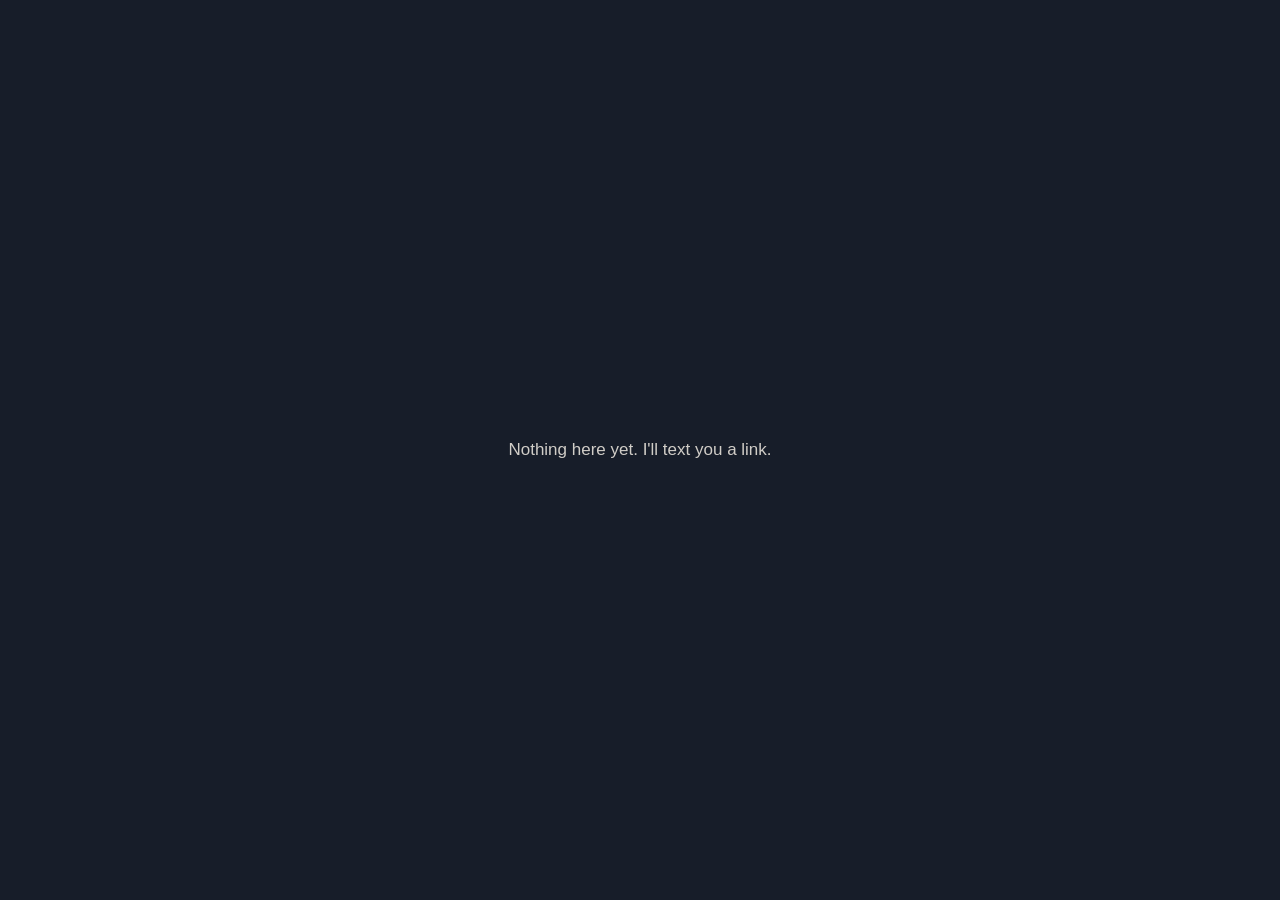
<file: dv/index.html>
<!doctype html>
<html lang="en">
<head>
  <meta charset="utf-8">
  <meta name="viewport" content="width=device-width, initial-scale=1, viewport-fit=cover">
  <meta name="robots" content="noindex, nofollow">
  <meta name="theme-color" content="#1F2840">
  <title>Davevite</title>
  <meta name="description" content="Tap your name to say if you're in.">
  <meta property="og:type" content="website">
  <meta property="og:title" content="Davevite">
  <meta property="og:description" content="Tap your name to say if you're in.">
  <meta property="og:url" content="https://www.nuttr.co/dv/">
  <meta property="og:image" content="https://www.nuttr.co/dv/share.jpg?v=2">
  <meta property="og:image:width" content="600">
  <meta property="og:image:height" content="600">
  <meta property="og:image:alt" content="Davevite">
  <link rel="icon" href="favicon.ico" sizes="16x16 32x32 48x48">
  <link rel="icon" href="favicon.svg" type="image/svg+xml" sizes="any">
  <link rel="apple-touch-icon" href="apple-touch-icon.png" sizes="180x180">
  <!-- Sends links in the nuttr.co/dv/?<code>&from=<name> form to the same invite on davevite.com. -->
  <script>
    const [code, ...rest] = location.search.slice(1).split('&');
    if (/^[a-z0-9][a-z0-9-]{3,79}$/i.test(code || '')) location.replace('https://davevite.com/' + code + (rest.length ? '?' + rest.join('&') : ''));
  </script>
  <style>
    body { margin: 0; min-height: 100vh; display: grid; place-items: center; background: #171D29; color: #FFF9EF; font: 17px/1.4 -apple-system, BlinkMacSystemFont, "Segoe UI", Roboto, Arial, sans-serif; text-align: center; }
    p { margin: 0 24px; opacity: 0.8; }
  </style>
</head>
<body>
  <p id="msg">Opening your invite…</p>
  <script>if (!/^[a-z0-9][a-z0-9-]{3,79}$/i.test(code || '')) document.getElementById('msg').textContent = 'Nothing here yet. I\'ll text you a link.';</script>
</body>
</html>
</file>
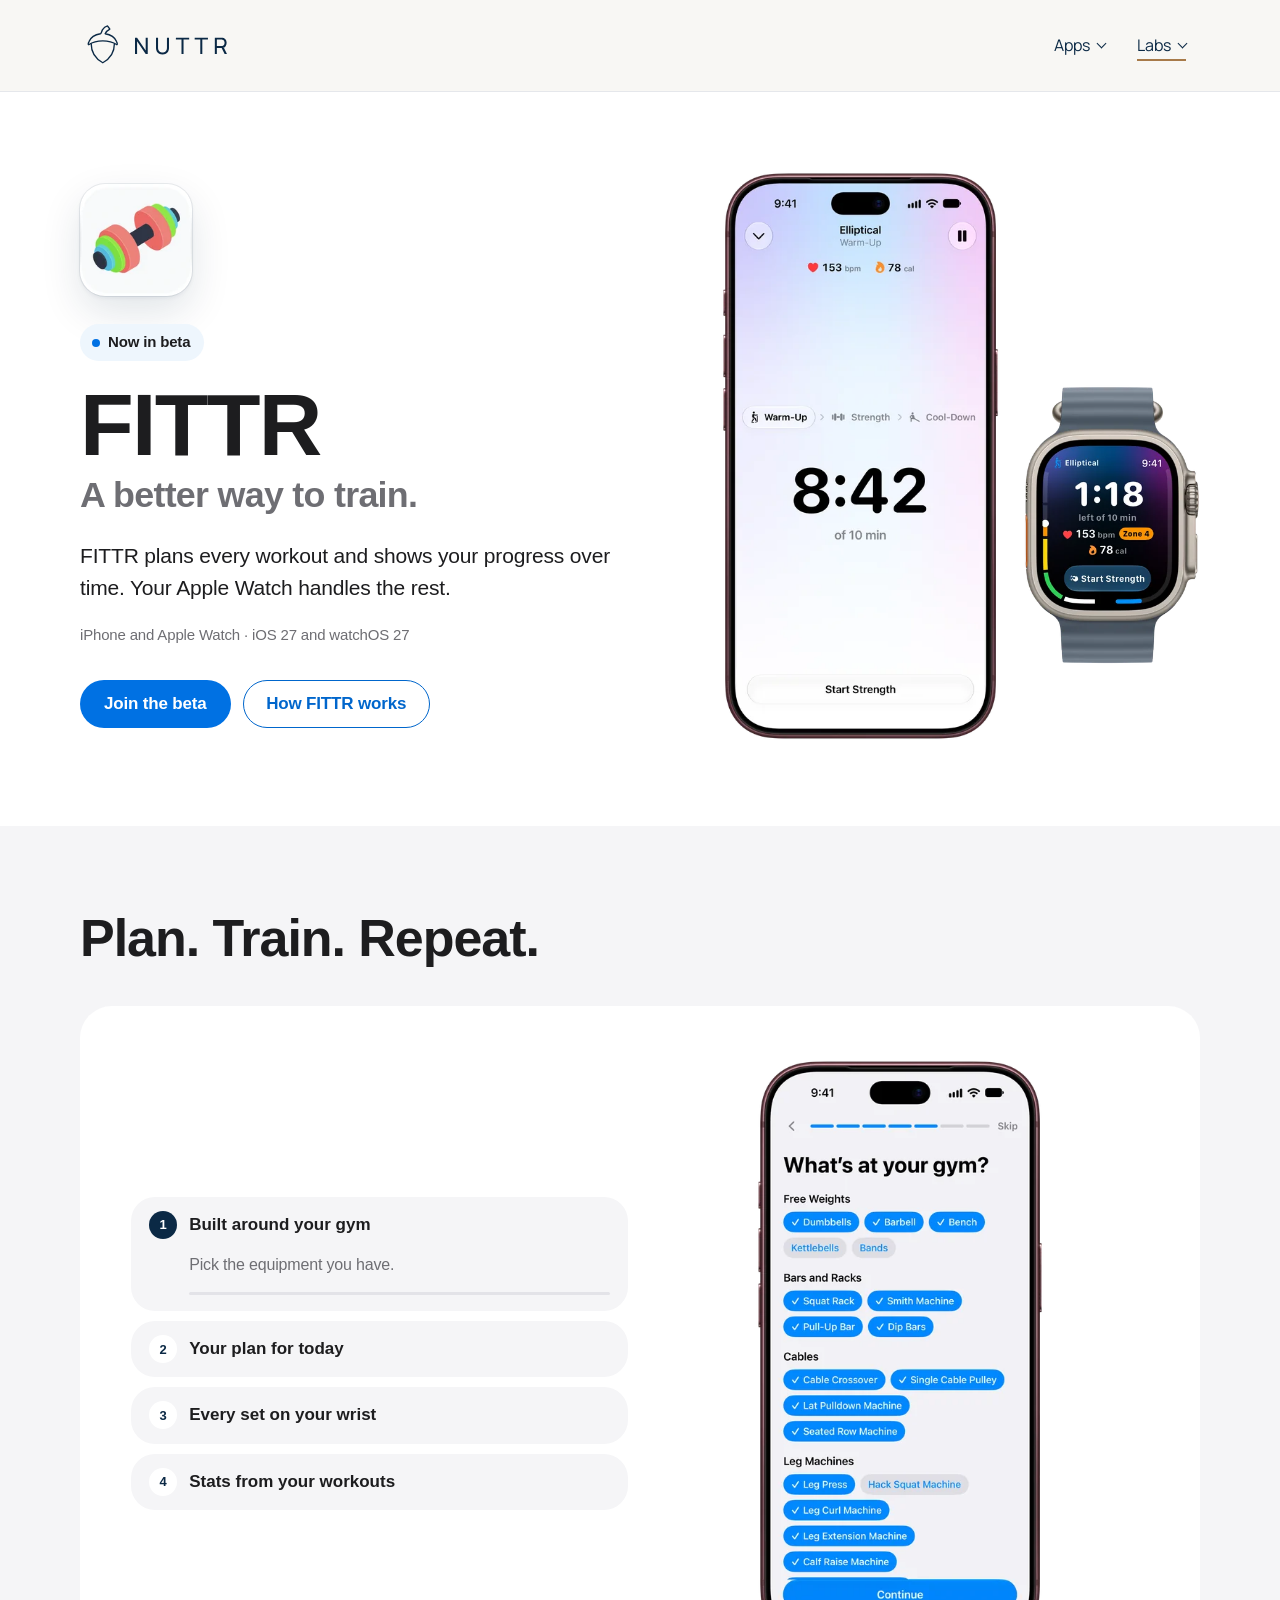
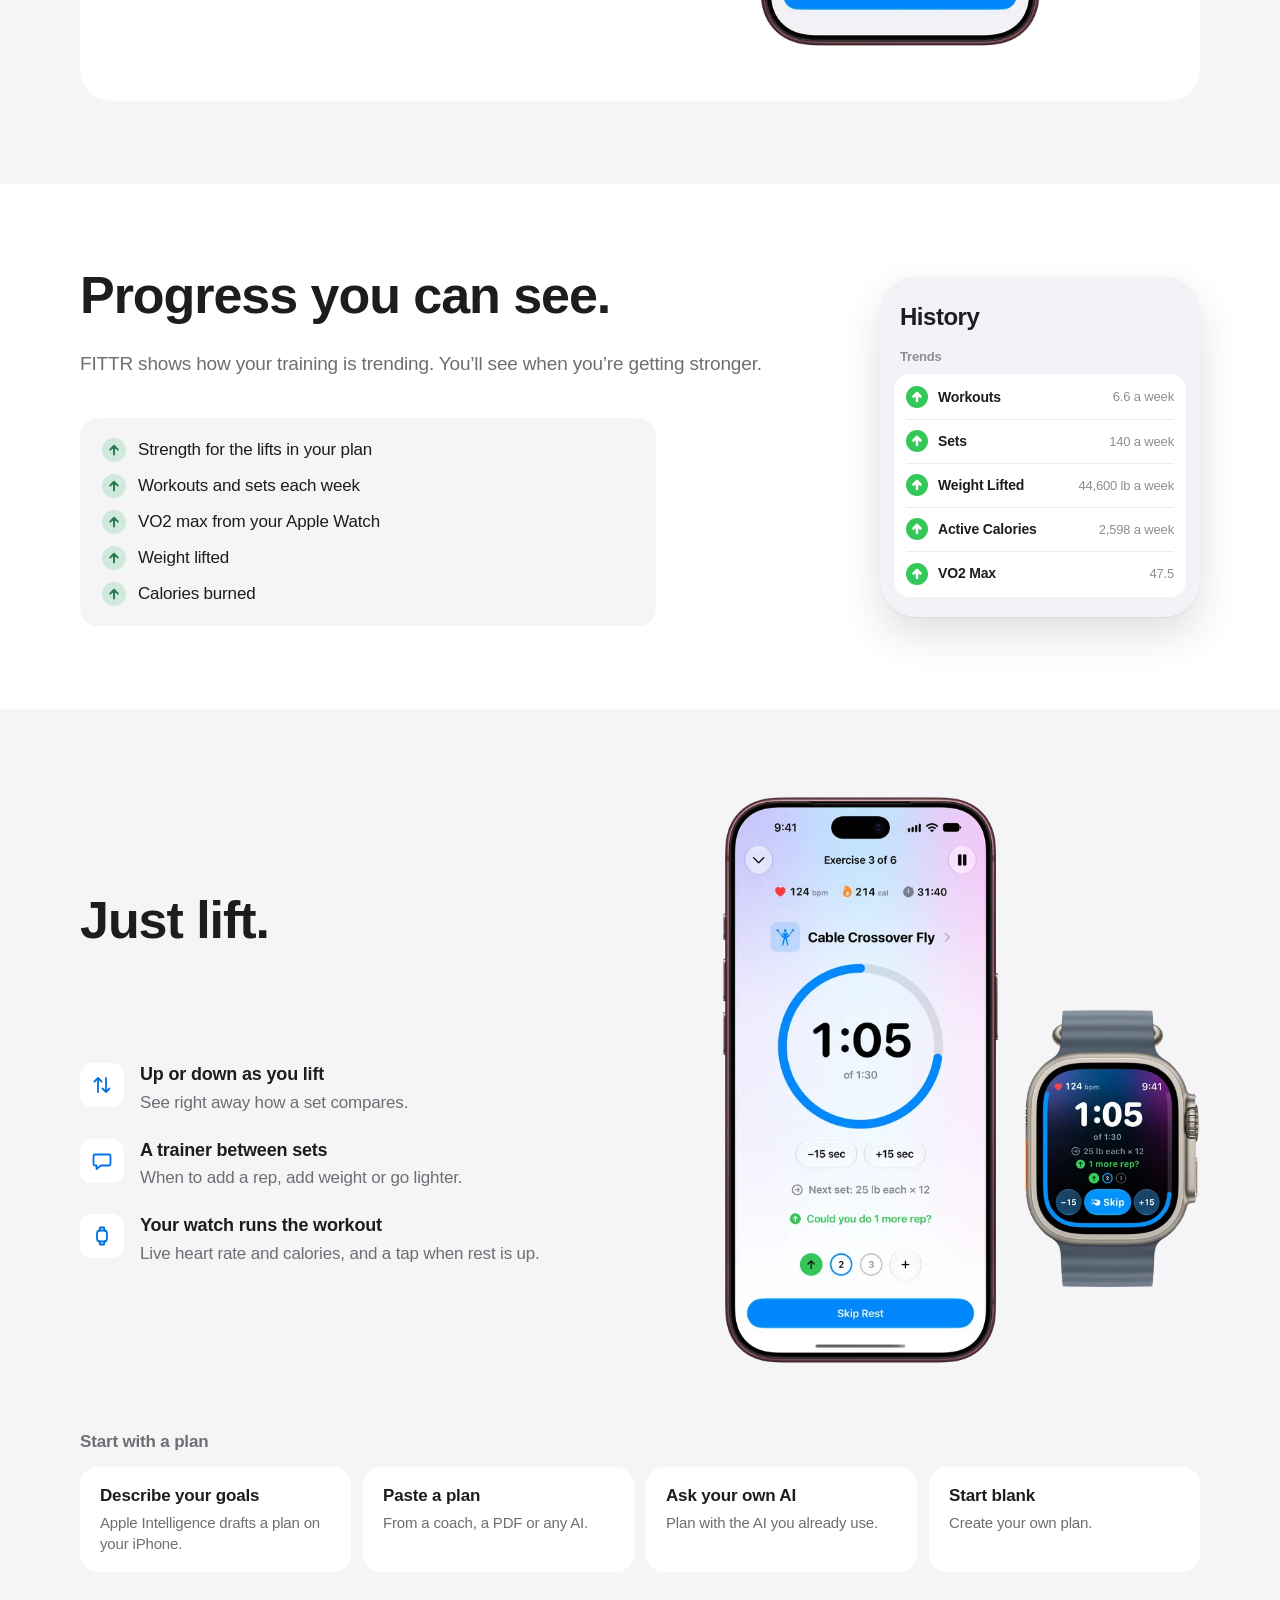
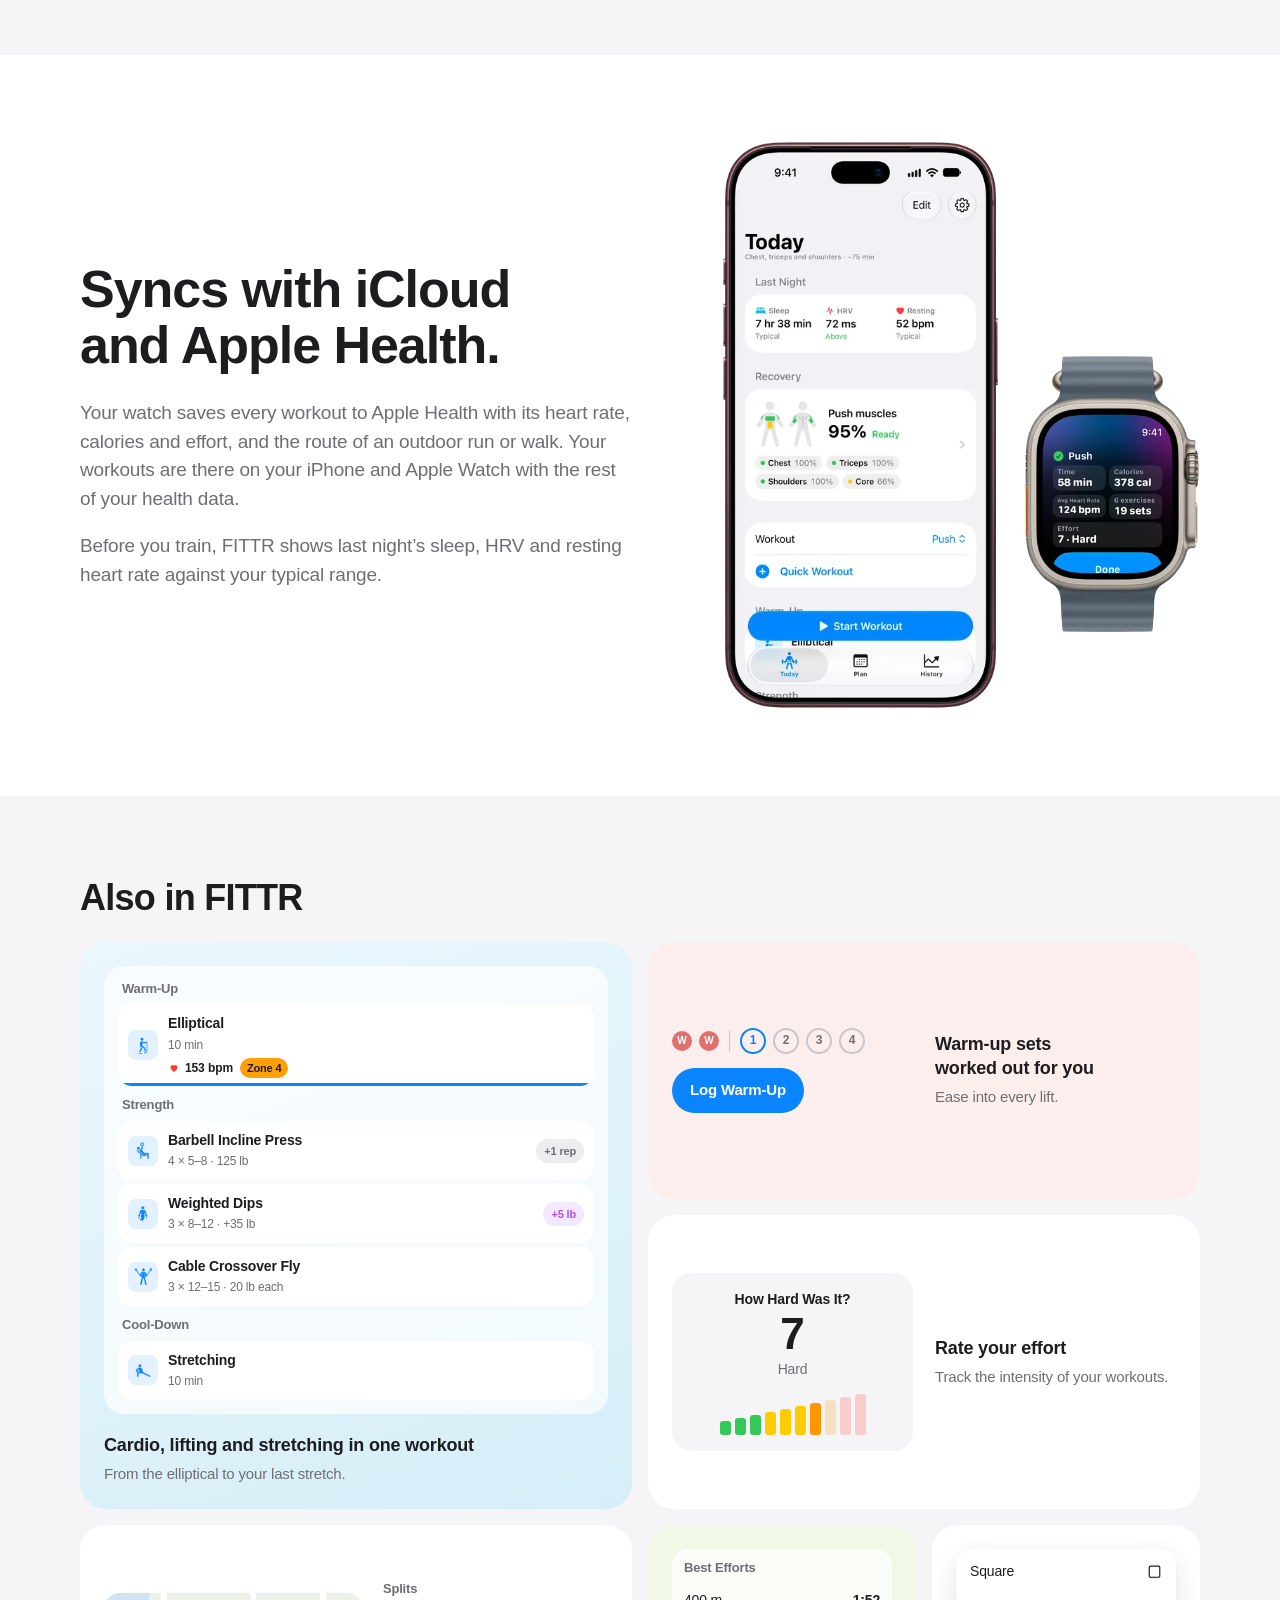
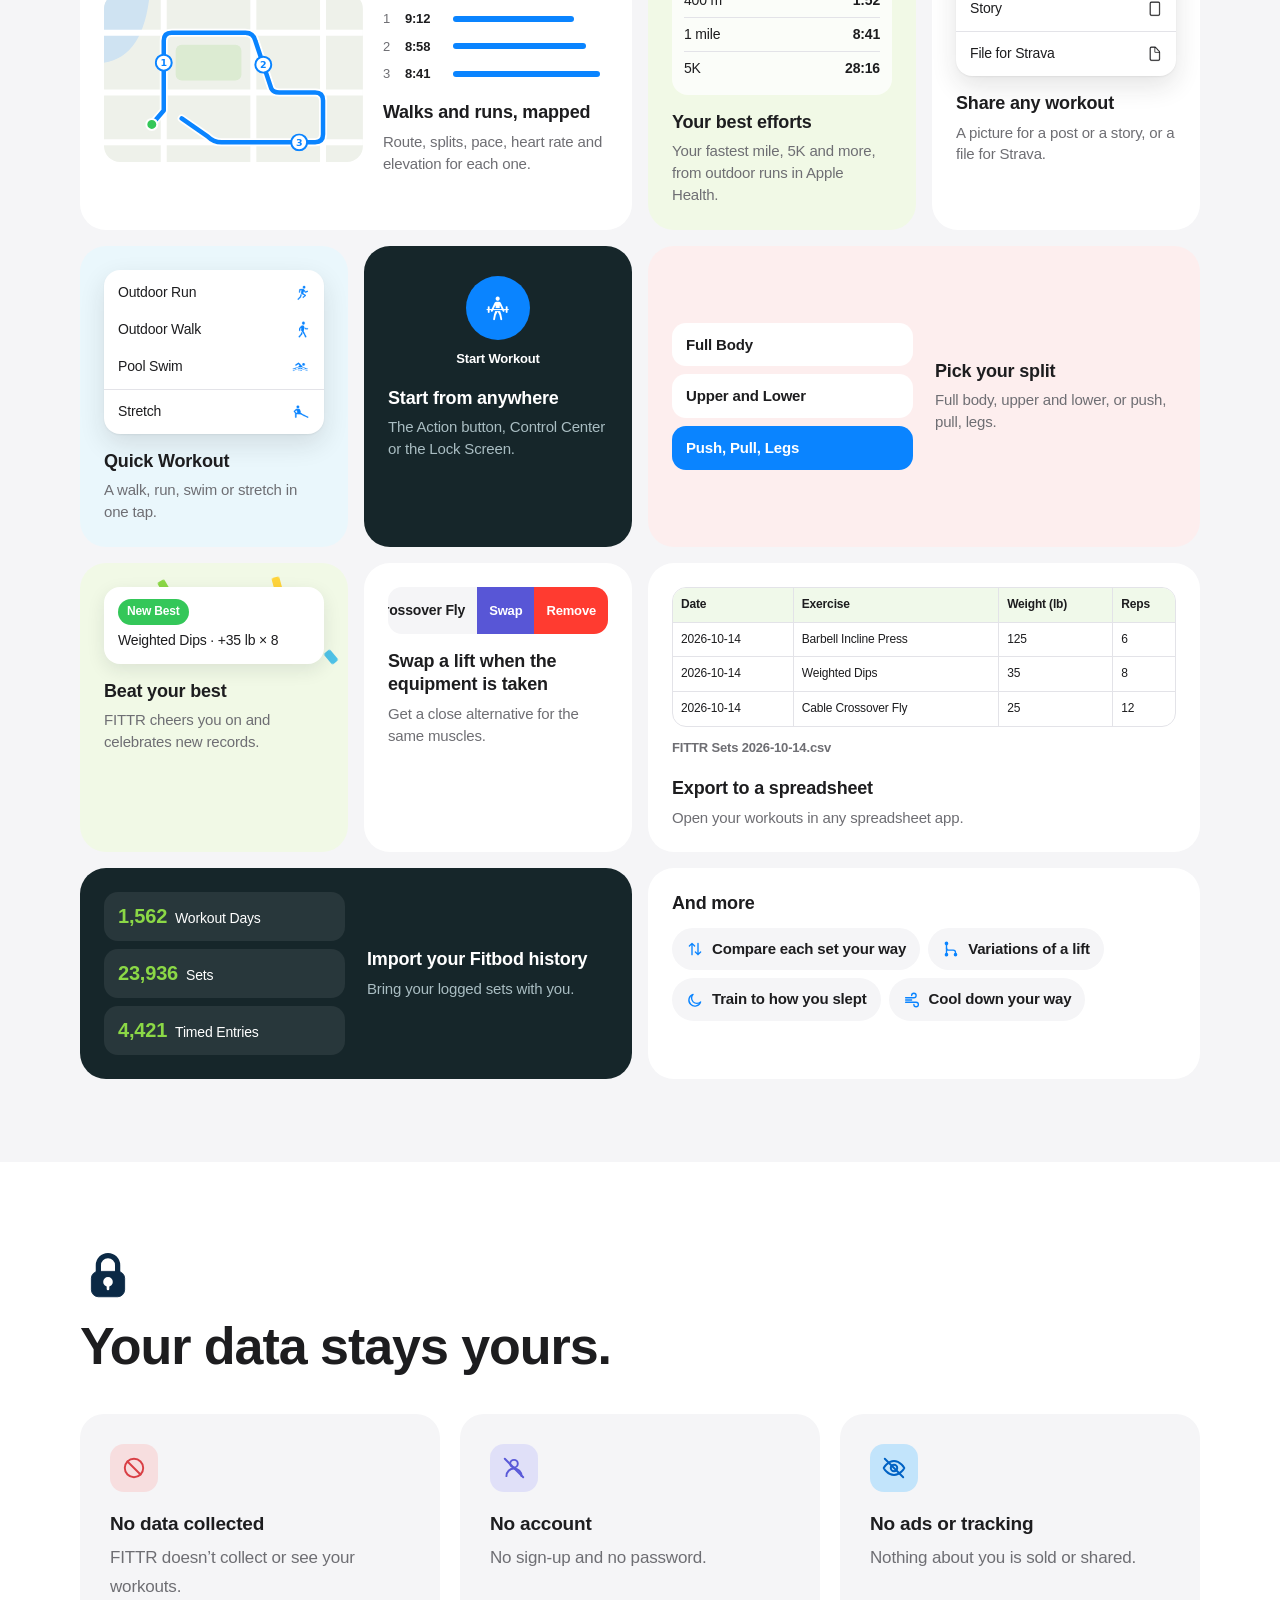
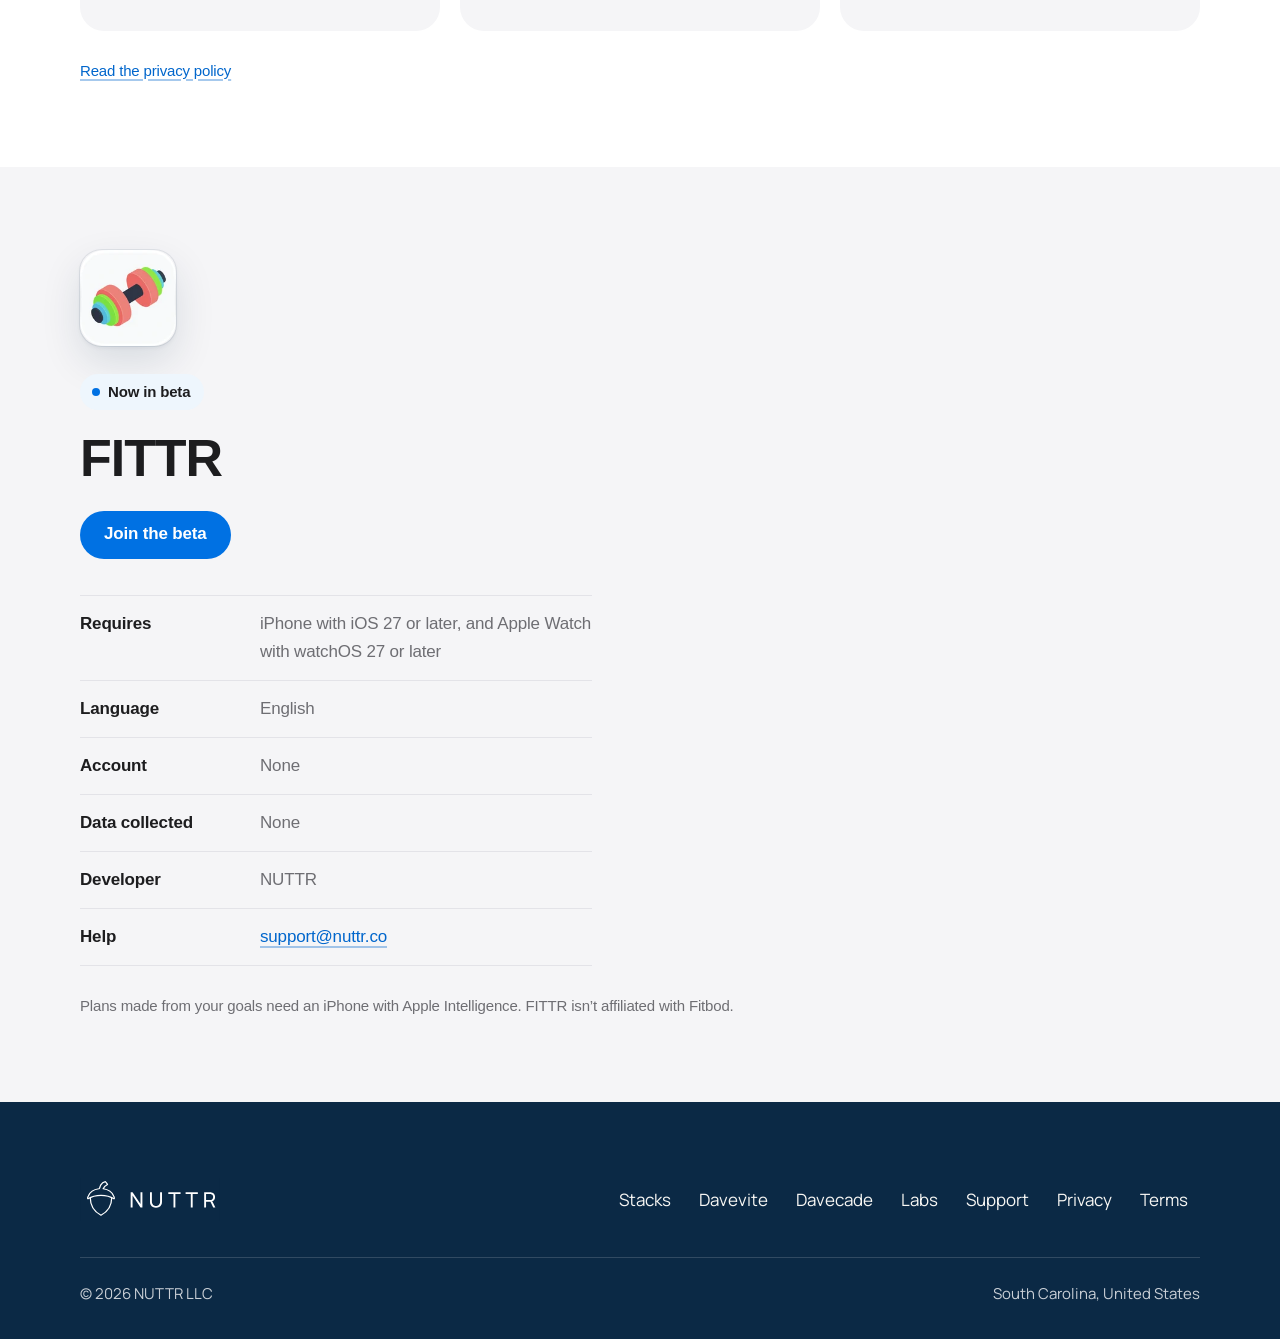
<file: fittr/index.html>
<!doctype html>
<html lang="en">
<head>
  <meta charset="utf-8">
  <meta name="viewport" content="width=device-width, initial-scale=1">
  <title>FITTR for iPhone and Apple Watch – A better way to train</title>
  <meta name="description" content="FITTR plans every workout and shows your progress over time. Your Apple Watch handles the rest. Now in beta.">
  <meta name="theme-color" content="#F8F7F4">
  <meta name="color-scheme" content="light">
  <meta property="og:type" content="website">
  <meta property="og:site_name" content="NUTTR">
  <meta property="og:title" content="FITTR for iPhone and Apple Watch">
  <meta property="og:description" content="FITTR plans every workout and shows your progress over time. Your Apple Watch handles the rest.">
  <meta property="og:url" content="https://www.nuttr.co/fittr/">
  <meta property="og:image" content="https://www.nuttr.co/assets/share/fittr-share.png?v=2">
  <meta property="og:image:width" content="1200">
  <meta property="og:image:height" content="630">
  <meta property="og:image:alt" content="FITTR: A better way to train. Now in beta.">
  <meta name="twitter:card" content="summary_large_image">
  <link rel="canonical" href="https://www.nuttr.co/fittr/">
  <link rel="icon" href="../assets/fittr/favicon.ico" sizes="32x32">
  <link rel="apple-touch-icon" href="../assets/fittr/apple-touch-icon.png">
  <link rel="preload" href="../assets/fonts/Manrope-VariableFont_wght.woff2" as="font" type="font/woff2" crossorigin>
  <link rel="stylesheet" href="../assets/css/site.css?v=2026-11-12">
<script>if(!matchMedia('(prefers-reduced-motion: reduce)').matches){document.documentElement.classList.add('arrive-on');setTimeout(function(){if(!window.__arrive)document.documentElement.classList.remove('arrive-on')},3000)}</script>
</head>
<body class="stacks-page fittr-page">
  <a class="skip-link" href="#main">Skip to main content</a>

  <header class="site-header">
    <div class="container">
      <a class="brand" href="../"><img src="../assets/brand/NUTTR_Logo_Horizontal_Primary_Navy.svg" width="152" height="47" alt="NUTTR home"></a>
      <nav class="site-nav" aria-label="Main">
        <ul>
          <li class="nav-menu">
            <details>
              <summary>Apps</summary>
              <ul class="nav-menu-panel">
                <li><a href="../stacks/"><img src="../assets/stacks/stacks-icon-160.webp" width="28" height="28" alt="">Stacks</a></li>
                <li><a href="../davevite/"><img src="../assets/davevite/davevite-icon-160.webp" width="28" height="28" alt="">Davevite</a></li>
                <li><a href="../davecade/"><img src="../assets/davecade/davecade-icon-160.webp" width="28" height="28" alt="">Davecade</a></li>
              </ul>
            </details>
          </li>
          <li class="nav-menu nav-menu--current">
            <details>
              <summary>Labs</summary>
              <ul class="nav-menu-panel">
                <li><a href="../fittr/" aria-current="page"><img src="../assets/fittr/fittr-icon-160.webp" width="28" height="28" alt="">FITTR</a></li>
                <li><a href="../hudmap/"><img src="../assets/hudmap/hudmap-icon-160.webp" width="28" height="28" alt="">HUD Map</a></li>
                <li><a href="../menumaid/"><img src="../assets/menumaid/menumaid-icon-160.webp" width="28" height="28" alt="">Menu Maid</a></li>
              </ul>
            </details>
          </li>
        </ul>
      </nav>
    </div>
  </header>

  <main id="main">
    <section class="s-hero" aria-labelledby="fittr-title">
      <div class="container s-hero-grid">
        <div class="s-hero-copy">
          <img class="app-icon s-hero-art" src="../assets/fittr/fittr-icon-320.webp" srcset="../assets/fittr/fittr-icon-160.webp 160w, ../assets/fittr/fittr-icon-320.webp 320w, ../assets/fittr/fittr-icon-480.webp 480w" sizes="(min-width: 1245px) 112px, (min-width: 978px) 9vw, 88px" width="1024" height="1024" alt="">
          <p class="s-pill">Now in beta</p>
          <h1 id="fittr-title">FITTR</h1>
          <p class="s-tagline">A better way to train.</p>
          <p class="s-lead">FITTR plans every workout and shows your progress over time. Your Apple Watch handles the rest.</p>
          <p class="s-meta"><span>iPhone and Apple Watch</span> · <span>iOS 27 and watchOS 27</span></p>
          <div class="s-actions">
            <a class="s-button s-button--primary" href="https://testflight.apple.com/join/j9y3yyRH">Join the beta</a>
            <a class="s-button s-button--secondary" href="#tour">How FITTR works</a>
          </div>
        </div>
        <!-- Phone - cardio, Watch - cardio -->
        <div class="f-hero-devices">
          <img class="f-device f-phone" src="../assets/fittr/phone-cardio-600.webp" srcset="../assets/fittr/phone-cardio-400.webp 400w, ../assets/fittr/phone-cardio-600.webp 600w, ../assets/fittr/phone-cardio-900.webp 900w" sizes="(min-width: 1264px) 281px, (min-width: 1053px) 22.2vw, (min-width: 880px) 234px, (min-width: 489px) 257px, 53vw" width="1350" height="2760" fetchpriority="high" alt="FITTR on iPhone during the elliptical warm-up: 153 bpm and 78 calories, 8:42 of 10 min, with the workout’s three parts, warm-up, strength and cool-down, and a Start Strength button.">
          <img class="f-device f-watch" src="../assets/fittr/watch-cardio-450.webp" srcset="../assets/fittr/watch-cardio-300.webp 300w, ../assets/fittr/watch-cardio-450.webp 450w, ../assets/fittr/watch-cardio-600.webp 600w" sizes="(min-width: 1264px) 185px, (min-width: 1053px) 14.7vw, (min-width: 880px) 154px, (min-width: 489px) 170px, 35vw" width="600" height="960" alt="FITTR on Apple Watch Ultra during the same warm-up: Elliptical, 1:18 left of 10 min, 153 bpm in Zone 4 and 78 calories, with a heart-rate meter along the left edge and a Start Strength button.">
        </div>
      </div>
    </section>

    <section class="s-section s-section--gray" id="tour" aria-labelledby="tour-title">
      <div class="container">
        <div class="s-head">
          <h2 id="tour-title">Plan. Train. Repeat.</h2>
        </div>
      </div>
      <div class="container">
        <div class="step-tour" data-step-tour>
          <ol class="step-list"><li><button type="button" aria-expanded="false"><span class="step-n">1</span>Built around your gym</button><div class="step-more"><div><p>Pick the equipment you have.</p><div class="step-bar"><i></i></div></div></div></li><li><button type="button" aria-expanded="false"><span class="step-n">2</span>Your plan for today</button><div class="step-more"><div><p>Ready when you are.</p><div class="step-bar"><i></i></div></div></div></li><li><button type="button" aria-expanded="false"><span class="step-n">3</span>Every set on your wrist</button><div class="step-more"><div><p>Log sets with a tap without unlocking your phone.</p><div class="step-bar"><i></i></div></div></div></li><li><button type="button" aria-expanded="false"><span class="step-n">4</span>Stats from your workouts</button><div class="step-more"><div><p>Time, calories, heart rate and your best sets.</p><div class="step-bar"><i></i></div></div></div></li></ol>
          <div class="step-stage"><img class="f-device" src="../assets/fittr/phone-new-user-equipment-600.webp" srcset="../assets/fittr/phone-new-user-equipment-400.webp 400w, ../assets/fittr/phone-new-user-equipment-600.webp 600w, ../assets/fittr/phone-new-user-equipment-900.webp 900w" sizes="(min-width: 761px) 290px, 70vw" width="1350" height="2760" loading="lazy" decoding="async" alt="FITTR’s setup for a new user: What’s at your gym?, with free weights, bars and racks, cables and leg machines to tick. Most are ticked, and kettlebells, bands and the hack squat machine are left off."><img class="f-device" src="../assets/fittr/phone-1-plan-for-today-600.webp" srcset="../assets/fittr/phone-1-plan-for-today-400.webp 400w, ../assets/fittr/phone-1-plan-for-today-600.webp 600w, ../assets/fittr/phone-1-plan-for-today-900.webp 900w" sizes="(min-width: 761px) 290px, 70vw" width="1350" height="2760" loading="lazy" decoding="async" alt="FITTR’s Today page before a Push workout: the elliptical warm-up, then each lift with today’s target, such as Barbell Incline Press 4 × 5–8 at 125 lb (+1 rep) and Weighted Dips (+5 lb), with a Start Workout button."><div class="ft-pair" role="img" aria-label="FITTR during Cable Crossover Fly. On the iPhone Lock Screen the rest before set 3 of 3 counts down from 1:13, then a double tap on Apple Watch Ultra logs set 3, 25 lb each for 12 reps."><div class="ft-pair-phone"><img class="f-device" src="../assets/fittr/phone-3-rest-on-your-lock-screen-600.webp" srcset="../assets/fittr/phone-3-rest-on-your-lock-screen-400.webp 400w, ../assets/fittr/phone-3-rest-on-your-lock-screen-600.webp 600w, ../assets/fittr/phone-3-rest-on-your-lock-screen-900.webp 900w" sizes="(min-width: 761px) 270px, 55vw" width="1350" height="2760" loading="lazy" decoding="async" alt=""><i class="ft-pair-patch"></i><b class="ft-pair-clock" data-countdown="73" data-format="ms">1:13</b><i class="ft-pair-bar"><i></i></i></div><div class="ft-pair-watch"><img class="f-device f-watch" src="../assets/fittr/watch-2-set-on-your-wrist-450.webp" srcset="../assets/fittr/watch-2-set-on-your-wrist-300.webp 300w, ../assets/fittr/watch-2-set-on-your-wrist-450.webp 450w, ../assets/fittr/watch-2-set-on-your-wrist-600.webp 600w" sizes="(min-width: 761px) 195px, 40vw" width="600" height="960" loading="lazy" decoding="async" alt=""><i class="ft-pair-press"></i><i class="ft-pair-check"><svg viewBox="0 0 24 24"><path d="m6.8 12.6 3.5 3.5 6.9-7.6"/></svg></i></div></div><img class="f-device" src="../assets/fittr/phone-4-see-how-it-went-600.webp" srcset="../assets/fittr/phone-4-see-how-it-went-400.webp 400w, ../assets/fittr/phone-4-see-how-it-went-600.webp 600w, ../assets/fittr/phone-4-see-how-it-went-900.webp 900w" sizes="(min-width: 761px) 290px, 70vw" width="1350" height="2760" loading="lazy" decoding="async" alt="FITTR’s summary of a Push workout on Thursday, October 5, with a Share button: 58 min, 378 calories, 124 bpm average heart rate, effort 7 · Hard, 6 exercises, 19 sets and 2 new bests, then each exercise’s best set."></div>
        </div>
      </div>
    </section>

    <section class="s-section" id="progress" aria-labelledby="progress-title">
      <div class="container s-stacking">
        <div>
          <div class="s-head">
            <h2 id="progress-title">Progress you can see.</h2>
            <p>FITTR shows how your training is trending. You’ll see when you’re getting stronger.</p>
          </div>
          <ul class="f-trends" role="list">
            <li>Strength for the lifts in your plan</li>
            <li>Workouts and sets each week</li>
            <li>VO2 max from your Apple Watch</li>
            <li>Weight lifted</li>
            <li>Calories burned</li>
          </ul>
        </div>
        <!-- History’s trends, drawn from FITTR’s History page; they count up as they arrive -->
        <figure class="f-side-phone ft-history moment" role="img" aria-label="FITTR’s History page: workouts 6.6 a week, sets 140 a week, weight lifted 44,600 lb a week, active calories 2,598 a week and VO2 max 47.5, all trending up."><p class="ft-h-title">History</p><p class="ft-h-sub">Trends</p><ul><li><i><svg viewBox="0 0 12 12"><path d="M6 10V2M2.5 5.5 6 2l3.5 3.5"/></svg></i><span>Workouts</span><em><span data-count="6.6" data-decimals="1">6.6</span> a week</em></li><li><i><svg viewBox="0 0 12 12"><path d="M6 10V2M2.5 5.5 6 2l3.5 3.5"/></svg></i><span>Sets</span><em><span data-count="140">140</span> a week</em></li><li><i><svg viewBox="0 0 12 12"><path d="M6 10V2M2.5 5.5 6 2l3.5 3.5"/></svg></i><span>Weight Lifted</span><em><span data-count="44600">44,600</span> lb a week</em></li><li><i><svg viewBox="0 0 12 12"><path d="M6 10V2M2.5 5.5 6 2l3.5 3.5"/></svg></i><span>Active Calories</span><em><span data-count="2598">2,598</span> a week</em></li><li><i><svg viewBox="0 0 12 12"><path d="M6 10V2M2.5 5.5 6 2l3.5 3.5"/></svg></i><span>VO2 Max</span><em><span data-count="47.5" data-from="40" data-decimals="1">47.5</span></em></li></ul></figure>
      </div>
    </section>

    <section class="s-section s-section--gray" id="next" aria-labelledby="next-title">
      <div class="container">
        <div class="s-stacking">
          <div>
            <div class="s-head">
              <h2 id="next-title">Just lift.</h2>
            </div>
            <ul class="s-howlist" role="list">
              <li>
                <span class="s-icon s-icon--white" aria-hidden="true"><svg viewBox="0 0 24 24"><path d="M6.5 7v10M17.5 7v10M3.5 9.5v5M20.5 9.5v5M6.5 12h11"/></svg></span>
                <div>
                  <h3>The right weight every time</h3>
                  <p>Suggested from what you did last time.</p>
                </div>
              </li>
              <li>
                <span class="s-icon s-icon--white" aria-hidden="true"><svg viewBox="0 0 24 24"><path d="M8 19V5M4.5 8.5 8 5l3.5 3.5"/><path d="M16 5v14M12.5 15.5 16 19l3.5-3.5"/></svg></span>
                <div>
                  <h3>Up or down as you lift</h3>
                  <p>See right away how a set compares.</p>
                </div>
              </li>
              <li>
                <span class="s-icon s-icon--white" aria-hidden="true"><svg viewBox="0 0 24 24"><path d="M5 5.5h14a1.5 1.5 0 0 1 1.5 1.5v8a1.5 1.5 0 0 1-1.5 1.5h-8L6.5 20v-3.5H5A1.5 1.5 0 0 1 3.5 15V7A1.5 1.5 0 0 1 5 5.5z"/></svg></span>
                <div>
                  <h3>A trainer between sets</h3>
                  <p>When to add a rep, add weight or go lighter.</p>
                </div>
              </li>
              <li>
                <span class="s-icon s-icon--white" aria-hidden="true"><svg viewBox="0 0 24 24"><rect x="7" y="6.5" width="10" height="11" rx="3"/><path d="M9.5 6.5l.5-3h4l.5 3M9.5 17.5l.5 3h4l.5-3"/></svg></span>
                <div>
                  <h3>Your watch runs the workout</h3>
                  <p>Live heart rate and calories, and a tap when rest is up.</p>
                </div>
              </li>
            </ul>
          </div>
          <!-- Phone - trainer, Watch - trainer -->
          <figure class="f-pair">
            <img class="f-device f-phone" src="../assets/fittr/phone-trainer-600.webp" srcset="../assets/fittr/phone-trainer-400.webp 400w, ../assets/fittr/phone-trainer-600.webp 600w, ../assets/fittr/phone-trainer-900.webp 900w" sizes="(min-width: 1264px) 281px, (min-width: 1053px) 22.2vw, (min-width: 880px) 234px, (min-width: 489px) 257px, 53vw" width="1350" height="2760" loading="lazy" decoding="async" alt="FITTR on iPhone during a rest: exercise 3 of 6, Cable Crossover Fly, at 124 bpm, 214 calories and 31:40. The rest timer reads 1:05 of 1:30, the next set is 25 lb each × 12, and the trainer asks, “Could you do 1 more rep?”">
            <img class="f-device f-watch" src="../assets/fittr/watch-trainer-450.webp" srcset="../assets/fittr/watch-trainer-300.webp 300w, ../assets/fittr/watch-trainer-450.webp 450w, ../assets/fittr/watch-trainer-600.webp 600w" sizes="(min-width: 1264px) 185px, (min-width: 1053px) 14.7vw, (min-width: 880px) 154px, (min-width: 489px) 170px, 35vw" width="600" height="960" loading="lazy" decoding="async" alt="FITTR on Apple Watch Ultra during the same rest: 124 bpm, 1:05 of 1:30, the next set of 25 lb each × 12 and the trainer’s “1 more rep?”, with −15, Skip and +15 buttons.">
          </figure>
        </div>
        <h3 class="f-ways-title" id="ways-title">Start with a plan</h3>
        <ul class="f-also f-ways" role="list" aria-labelledby="ways-title">
            <li><h3>Describe your goals</h3><p>Apple Intelligence drafts a plan on your iPhone.</p></li>
            <li><h3>Paste a plan</h3><p>From a coach, a PDF or any AI.</p></li>
            <li><h3>Ask your own AI</h3><p>Plan with the AI you already use.</p></li>
            <li><h3>Start blank</h3><p>Create your own plan.</p></li>
        </ul>
      </div>
    </section>

    <section class="s-section" id="health" aria-labelledby="health-title">
      <div class="container s-stacking">
        <div class="s-head f-text">
          <h2 id="health-title">Syncs with iCloud and Apple Health.</h2>
          <p>Your watch saves every workout to Apple Health with its heart rate, calories and effort, and the route of an outdoor run or walk. Your workouts are there on your iPhone and Apple Watch with the rest of your health data.</p>
          <p>Before you train, FITTR shows last night’s sleep, HRV and resting heart rate against your typical range.</p>
        </div>
        <!-- Phone - 1 plan for today (Last Night on Today), Watch - workout done -->
        <figure class="f-pair">
          <img class="f-device f-phone" src="../assets/fittr/phone-today-with-recovery-600.webp" srcset="../assets/fittr/phone-today-with-recovery-400.webp 400w, ../assets/fittr/phone-today-with-recovery-600.webp 600w, ../assets/fittr/phone-today-with-recovery-900.webp 900w" sizes="(min-width: 1264px) 281px, (min-width: 1053px) 22.2vw, (min-width: 880px) 234px, (min-width: 489px) 257px, 53vw" width="1350" height="2760" loading="lazy" decoding="async" alt="FITTR’s Today page: last night’s sleep of 7 hr 38 min and resting heart rate of 52 bpm, both typical, and HRV of 72 ms, above typical, then Recovery showing Push muscles 95% ready, with chest, triceps and shoulders at 100% and core at 66%, then the day’s workout, Push, and Quick Workout.">
          <img class="f-device f-watch" src="../assets/fittr/watch-workout-done-450.webp" srcset="../assets/fittr/watch-workout-done-300.webp 300w, ../assets/fittr/watch-workout-done-450.webp 450w, ../assets/fittr/watch-workout-done-600.webp 600w" sizes="(min-width: 1264px) 185px, (min-width: 1053px) 14.7vw, (min-width: 880px) 154px, (min-width: 489px) 170px, 35vw" width="600" height="960" loading="lazy" decoding="async" alt="FITTR on Apple Watch Ultra after a Push workout: 58 min, 378 calories, 124 bpm average heart rate, 6 exercises, 19 sets and effort 7 · Hard, with a Done button.">
        </figure>
      </div>
    </section>

    <section class="s-section s-section--gray" id="also" aria-labelledby="also-title">
      <!-- "Also in FITTR" as a bento grid; the smaller features share "And more". The lists, buttons and numbers are
           drawn from the app's screens. -->
      <div class="container">
        <h2 class="s-h2-small" id="also-title">Also in FITTR</h2>
        <div class="bento">
          <div class="bento-t bento-t--hero ft-mix"><div class="ft-list" aria-hidden="true"><p class="ft-sec">Warm-Up</p><div class="ft-row ft-live"><i><img src="../assets/fittr/sym-elliptical.png" width="13" height="18" alt=""></i><div><b>Elliptical</b><span>10 min</span><span class="ft-hr"><svg viewBox="0 0 24 24"><path d="M12 20s-7-4.4-7-10a4 4 0 0 1 7-2.6A4 4 0 0 1 19 10c0 5.6-7 10-7 10z"/></svg><span data-count="153" data-from="96">153</span> bpm<em class="ft-zone"><s class="z2">Zone 2</s><s class="z3">Zone 3</s><s class="z4">Zone 4</s></em></span></div><u class="ft-progress"></u></div><p class="ft-sec">Strength</p><div class="ft-row"><i><img src="../assets/fittr/sym-inclinepress.png" width="16" height="19" alt=""></i><div><b>Barbell Incline Press</b><span>4 × 5–8 · 125 lb</span></div><em>+1 rep</em></div><div class="ft-row"><i><img src="../assets/fittr/sym-dip.png" width="14" height="16" alt=""></i><div><b>Weighted Dips</b><span>3 × 8–12 · +35 lb</span></div><em class="ft-purple">+5 lb</em></div><div class="ft-row"><i><img src="../assets/fittr/sym-crossoverfly.png" width="21" height="19" alt=""></i><div><b>Cable Crossover Fly</b><span>3 × 12–15 · 20 lb each</span></div></div><p class="ft-sec">Cool-Down</p><div class="ft-row"><i><img src="../assets/fittr/sym-flexibility.png" width="18" height="16" alt=""></i><div><b>Stretching</b><span>10 min</span></div></div></div><h3>Cardio, lifting and stretching in one workout</h3><p>From the elliptical to your last stretch.</p></div>
          <div class="bento-t bento-t--wide ft-warm"><div aria-hidden="true"><div class="ft-dots"><i class="ft-w">W</i><i class="ft-w">W</i><i class="ft-bar"></i><i>1</i><i>2</i><i>3</i><i>4</i></div><span class="ft-blue-button">Log Warm-Up</span></div><div><h3>Warm-up sets worked out for you</h3><p>Ease into every lift.</p></div></div>
          <div class="bento-t bento-t--wide ft-effort"><div class="ft-scale" aria-hidden="true"><p>How Hard Was It?</p><strong data-count="7" data-from="1">7</strong><span>Hard</span><div class="ft-bars"><i style="height:14px;background:#34C759"></i><i style="height:17px;background:#34C759"></i><i style="height:20px;background:#34C759"></i><i style="height:23px;background:#FFCC00"></i><i style="height:26px;background:#FFCC00"></i><i style="height:29px;background:#FFCC00"></i><i style="height:32px;background:#FF9500"></i><i style="height:35px;background:#FF9500" class="ft-off"></i><i style="height:38px;background:#FF3B30" class="ft-off"></i><i style="height:41px;background:#FF3B30" class="ft-off"></i></div></div><div><h3>Rate your effort</h3><p>Track the intensity of your workouts.</p></div></div>
          <div class="bento-t bento-t--wide ft-runmap"><div class="ft-map"><svg viewBox="0 0 260 170" aria-hidden="true"><rect width="260" height="170" fill="#EEF1EA"/><rect x="72" y="52" width="66" height="36" rx="6" fill="#DCEBD2"/><path d="M0 70Q40 64 46 0H0z" fill="#CFE3F2"/><g fill="none" stroke="#FFFFFF" stroke-width="6"><path d="M0 40H260"/><path d="M0 100H260"/><path d="M0 150H260"/><path d="M60 0V170"/><path d="M150 0V170"/><path d="M220 0V170"/><path d="M150 40 170 100"/></g><path d="M48 132 60 118V48Q60 40 68 40H142Q150 40 152 48L168 96Q170 100 176 100H212Q220 100 220 108V142Q220 150 212 150H118Q110 150 104 144L78 126" fill="none" stroke="#FFFFFF" stroke-width="8" stroke-linecap="round" stroke-linejoin="round"/><path d="M48 132 60 118V48Q60 40 68 40H142Q150 40 152 48L168 96Q170 100 176 100H212Q220 100 220 108V142Q220 150 212 150H118Q110 150 104 144L78 126" fill="none" stroke="#0A84FF" stroke-width="4.5" stroke-linecap="round" stroke-linejoin="round"/><circle cx="48" cy="132" r="5.5" fill="#34C759" stroke="#FFFFFF" stroke-width="2"/><g class="ft-mile"><g transform="translate(60 70)"><circle r="8"/><text y="3.6">1</text></g><g transform="translate(160 72)"><circle r="8"/><text y="3.6">2</text></g><g transform="translate(196 150)"><circle r="8"/><text y="3.6">3</text></g></g></svg></div><div><div class="ft-splits" aria-hidden="true"><p>Splits</p><div><span>1</span><b>9:12</b><i style="width:78%"></i></div><div><span>2</span><b>8:58</b><i style="width:86%"></i></div><div><span>3</span><b>8:41</b><i style="width:95%"></i></div></div><h3>Walks and runs, mapped</h3><p>Route, splits, pace, heart rate and elevation for each one.</p></div></div>
          <div class="bento-t ft-efforts"><div class="ft-best-list" aria-hidden="true"><p>Best Efforts</p><div><span>400 m</span><b>1:52</b></div><div><span>1 mile</span><b>8:41</b></div><div><span>5K</span><b>28:16</b></div></div><h3>Your best efforts</h3><p>Your fastest mile, 5K and more, from outdoor runs in Apple Health.</p></div>
          <div class="bento-t ft-share"><ul class="ft-menu" aria-hidden="true"><li>Square<img src="../assets/fittr/sym-square.png" width="15" height="15" alt=""></li><li>Story<img src="../assets/fittr/sym-portrait.png" width="14" height="17" alt=""></li><li class="ft-line">File for Strava<img src="../assets/fittr/sym-doc.png" width="14" height="17" alt=""></li></ul><h3>Share any workout</h3><p>A picture for a post or a story, or a file for Strava.</p></div>
          <div class="bento-t ft-quick"><ul class="ft-menu" aria-hidden="true"><li>Outdoor Run<img src="../assets/fittr/sym-run.png" width="14" height="18" alt=""></li><li>Outdoor Walk<img src="../assets/fittr/sym-walk.png" width="13" height="18" alt=""></li><li>Pool Swim<img src="../assets/fittr/sym-swim.png" width="19" height="12" alt=""></li><li class="ft-line">Stretch<img src="../assets/fittr/sym-flexibility.png" width="18" height="16" alt=""></li></ul><h3>Quick Workout</h3><p>A walk, run, swim or stretch in one tap.</p></div>
          <div class="bento-t ft-start"><div class="ft-control" aria-hidden="true"><i><img src="../assets/fittr/sym-start.png" width="19" height="19" alt=""></i><span>Start Workout</span></div><h3>Start from anywhere</h3><p>The Action button, Control Center or the Lock Screen.</p></div>
          <div class="bento-t bento-t--wide ft-split"><div class="ft-splits-pick" aria-hidden="true"><p>Full Body</p><p>Upper and Lower</p><p class="ft-on">Push, Pull, Legs</p></div><div><h3>Pick your split</h3><p>Full body, upper and lower, or push, pull, legs.</p></div></div>
          <div class="bento-t ft-best"><div class="ft-confetti" aria-hidden="true"><i style="left:12%;top:10%;background:#F07272;transform:rotate(20deg)"></i><i style="left:30%;top:6%;background:#8BD846;transform:rotate(-30deg)"></i><i style="left:52%;top:12%;background:#4FC3E8;transform:rotate(45deg)"></i><i style="left:72%;top:5%;background:#FFD43B;transform:rotate(-15deg)"></i><i style="left:86%;top:14%;background:#F07272;transform:rotate(60deg)"></i><i style="left:20%;top:24%;background:#FFD43B;transform:rotate(-50deg)"></i><i style="left:64%;top:22%;background:#8BD846;transform:rotate(10deg)"></i><i style="left:92%;top:30%;background:#4FC3E8;transform:rotate(-40deg)"></i></div><div class="ft-new" aria-hidden="true"><em>New Best</em>Weighted Dips · +35 lb × 8</div><h3>Beat your best</h3><p>FITTR cheers you on and celebrates new records.</p></div>
          <div class="bento-t"><div class="ft-swipe" aria-hidden="true"><b><span>Cable Crossover Fly</span></b><span class="ft-indigo">Swap</span><span class="ft-red">Remove</span></div><h3>Swap a lift when the equipment is taken</h3><p>Get a close alternative for the same muscles.</p></div>
          <div class="bento-t bento-t--wide ft-export"><div aria-hidden="true"><div class="ft-sheet"><div class="ft-head"><span>Date</span><span>Exercise</span><span>Weight (lb)</span><span>Reps</span></div><div><span>2026-10-14</span><span>Barbell Incline Press</span><span>125</span><span>6</span></div><div><span>2026-10-14</span><span>Weighted Dips</span><span>35</span><span>8</span></div><div><span>2026-10-14</span><span>Cable Crossover Fly</span><span>25</span><span>12</span></div></div><span class="ft-file">FITTR Sets 2026-10-14.csv</span></div><div><h3>Export to a spreadsheet</h3><p>Open your workouts in any spreadsheet app.</p></div></div>
          <div class="bento-t bento-t--wide ft-import"><div class="ft-imported" aria-hidden="true"><p><b data-count="1644">1,644</b>Workout Days</p><p><b data-count="25191">25,191</b>Sets</p><p><b data-count="4653">4,653</b>Timed Entries</p></div><div><h3>Import your Fitbod history</h3><p>Bring your logged sets with you.</p></div></div>
          <div class="bento-t bento-t--wide ft-more"><h3>And more</h3><ul class="bento-more"><li><svg viewBox="0 0 24 24" aria-hidden="true"><path d="M8 19.5v-15M4.5 8 8 4.5 11.5 8"/><path d="M16 4.5v15M12.5 16l3.5 3.5 3.5-3.5"/></svg>Compare each set your way</li><li><svg viewBox="0 0 24 24" aria-hidden="true"><path d="M6 4.5v6a3 3 0 0 0 3 3h6a3 3 0 0 1 3 3v3"/><path d="M6 19.5v-9"/><circle cx="6" cy="4.5" r="1.5"/><circle cx="18" cy="19.5" r="1.5"/><circle cx="6" cy="19.5" r="1.5"/></svg>Variations of a lift</li><li><svg viewBox="0 0 24 24" aria-hidden="true"><path d="M19.5 14.5A8 8 0 1 1 9.5 4.5a6.5 6.5 0 0 0 10 10z"/></svg>Train to how you slept</li><li><svg viewBox="0 0 24 24" aria-hidden="true"><path d="M3.5 9h11a3 3 0 1 0-3-3"/><path d="M3.5 15h14a3 3 0 1 1-3 3"/><path d="M3.5 12h8"/></svg>Cool down your way</li></ul></div>
        </div>
      </div>
    </section>

    <section class="s-section" id="privacy" aria-labelledby="privacy-title">
      <div class="container">
        <div class="s-head">
          <svg class="lock-moment" viewBox="0 0 64 64" aria-hidden="true"><path class="lock-shackle" d="M21 30v-8a11 11 0 0 1 22 0v8"/><rect x="13" y="29" width="38" height="29" rx="8"/><circle cx="32" cy="41" r="4"/><path d="M32 43v6"/></svg><h2 id="privacy-title">Your data stays yours.</h2>
        </div>
        <div class="s-features s-features--four">
          <div class="s-feature">
            <span class="s-icon s-icon--coral" aria-hidden="true"><svg viewBox="0 0 24 24"><circle cx="12" cy="12" r="8.5"/><path d="M6 6l12 12"/></svg></span>
            <h3>No data collected</h3>
            <p>FITTR doesn’t collect or see your workouts.</p>
          </div>
          <div class="s-feature">
            <span class="s-icon s-icon--periwinkle" aria-hidden="true"><svg viewBox="0 0 24 24"><circle cx="12" cy="8" r="3.5"/><path d="M5 19.5a7 7 0 0 1 14 0"/><path d="M3.5 3.5l17 17"/></svg></span>
            <h3>No account</h3>
            <p>No sign-up and no password.</p>
          </div>
          <div class="s-feature">
            <span class="s-icon s-icon--sky" aria-hidden="true"><svg viewBox="0 0 24 24"><path d="M2.5 12s3.5-6.5 9.5-6.5 9.5 6.5 9.5 6.5-3.5 6.5-9.5 6.5S2.5 12 2.5 12z"/><circle cx="12" cy="12" r="3"/><path d="M3.5 3.5l17 17"/></svg></span>
            <h3>No ads or tracking</h3>
            <p>Nothing about you is sold or shared.</p>
          </div>
        </div>
        <p class="s-note"><a href="../privacy#fittr">Read the privacy policy</a></p>
      </div>
    </section>

    <section class="s-section s-section--gray s-cta" id="details" aria-labelledby="details-title">
      <div class="container">
        <img class="app-icon s-cta-icon" src="../assets/fittr/fittr-icon-320.webp" srcset="../assets/fittr/fittr-icon-160.webp 160w, ../assets/fittr/fittr-icon-320.webp 320w, ../assets/fittr/fittr-icon-480.webp 480w" sizes="(min-width: 1200px) 96px, (min-width: 900px) 8vw, 72px" width="96" height="96" alt="FITTR app icon">
        <p class="s-pill">Now in beta</p>
        <h2 id="details-title">FITTR</h2>
        <div class="s-actions s-cta-actions"><a class="s-button s-button--primary" href="https://testflight.apple.com/join/j9y3yyRH">Join the beta</a></div>
        <dl class="s-facts s-cta-facts">
          <div><dt>Requires</dt><dd>iPhone with iOS 27 or later, and Apple Watch with watchOS 27 or later</dd></div>
          <div><dt>Language</dt><dd>English</dd></div>
          <div><dt>Account</dt><dd>None</dd></div>
          <div><dt>Data collected</dt><dd>None</dd></div>
          <div><dt>Developer</dt><dd>NUTTR</dd></div>
          <div><dt>Help</dt><dd><a href="mailto:support@nuttr.co">support@nuttr.co</a></dd></div>
        </dl>
        <p class="s-note">Plans made from your goals need an iPhone with Apple Intelligence. FITTR isn’t affiliated with Fitbod.</p>
      </div>
    </section>
  </main>

  <footer class="site-footer">
    <div class="container">
      <div class="footer-top">
        <a class="footer-brand" href="../"><img src="../assets/brand/NUTTR_Logo_Horizontal_Reversed_OnNavy.svg" width="140" height="43" alt="NUTTR home"></a>
        <nav class="footer-nav" aria-label="Footer">
          <ul>
            <li><a href="../stacks/">Stacks</a></li>
            <li><a href="../davevite/">Davevite</a></li>
            <li><a href="../davecade/">Davecade</a></li>
            <li><a href="../#projects">Labs</a></li>
            <li><a href="../support">Support</a></li>
            <li><a href="../privacy">Privacy</a></li>
            <li><a href="../terms">Terms</a></li>
          </ul>
        </nav>
      </div>
      <div class="footer-bottom">
        <p>© 2026 NUTTR LLC</p>
        <p>South Carolina, United States</p>
      </div>
    </div>
  </footer>
  <script>
    // Apps and Labs menus: close one on a click elsewhere or Escape.
    document.addEventListener('click', e => document.querySelectorAll('.nav-menu details[open]').forEach(d => { if (!d.contains(e.target)) d.open = false; }));
    document.addEventListener('keydown', e => { if (e.key === 'Escape') document.querySelectorAll('.nav-menu details[open]').forEach(d => { d.open = false; }); });
  </script>
  <script src="../assets/js/modules.js?v=2026-10-29" defer></script>
</body>
</html>
</file>
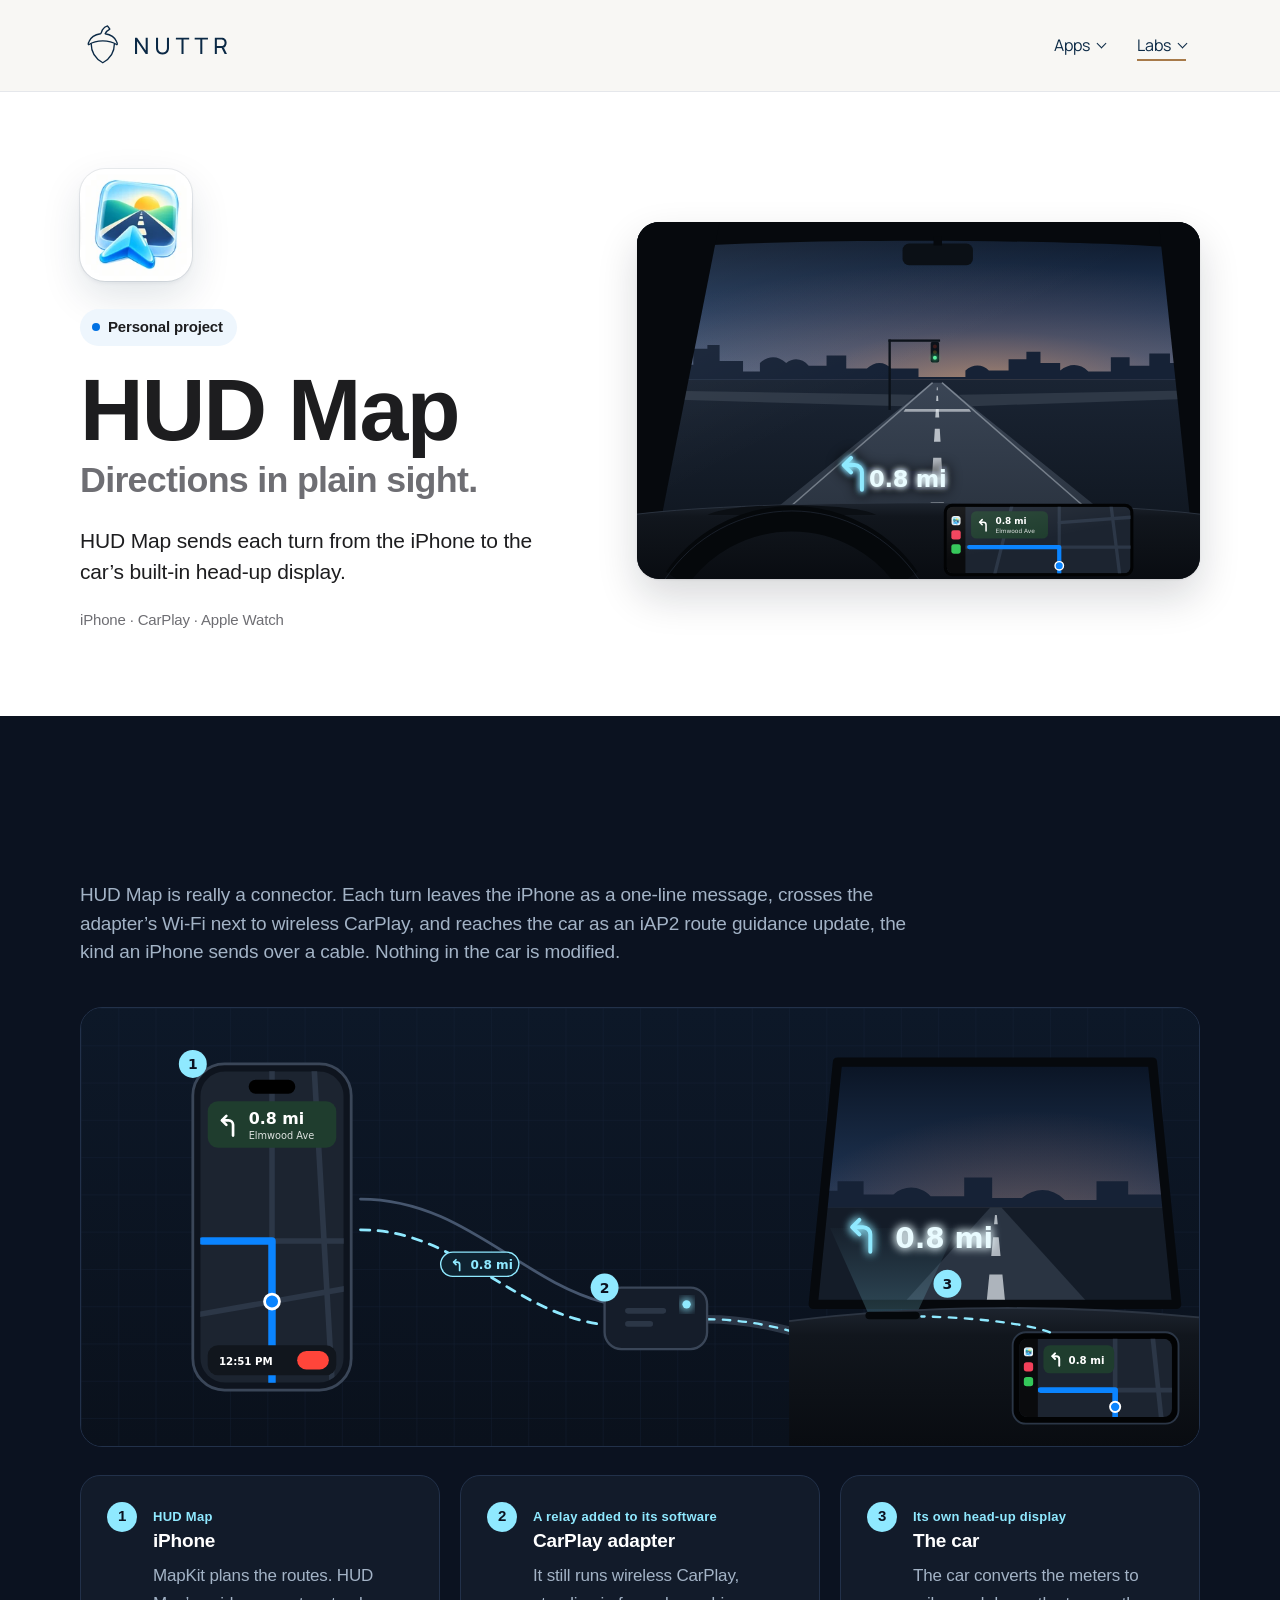
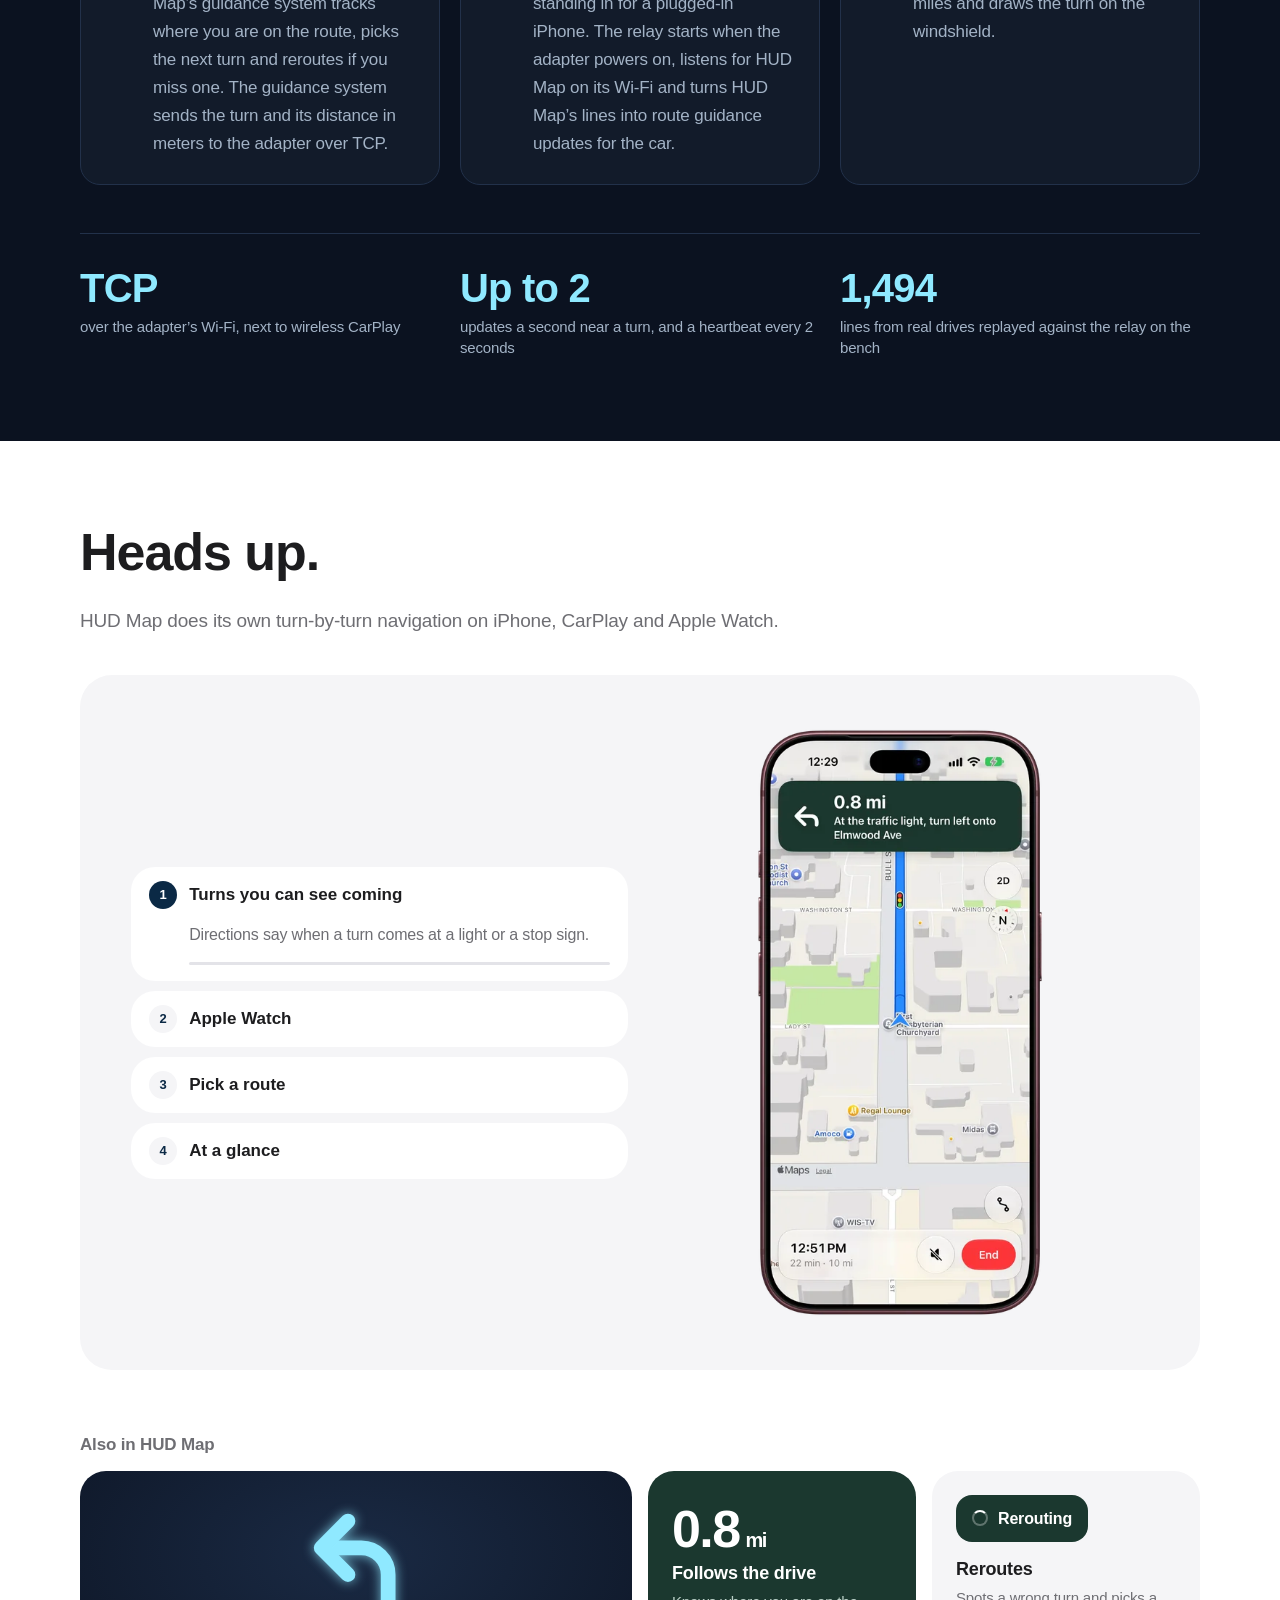
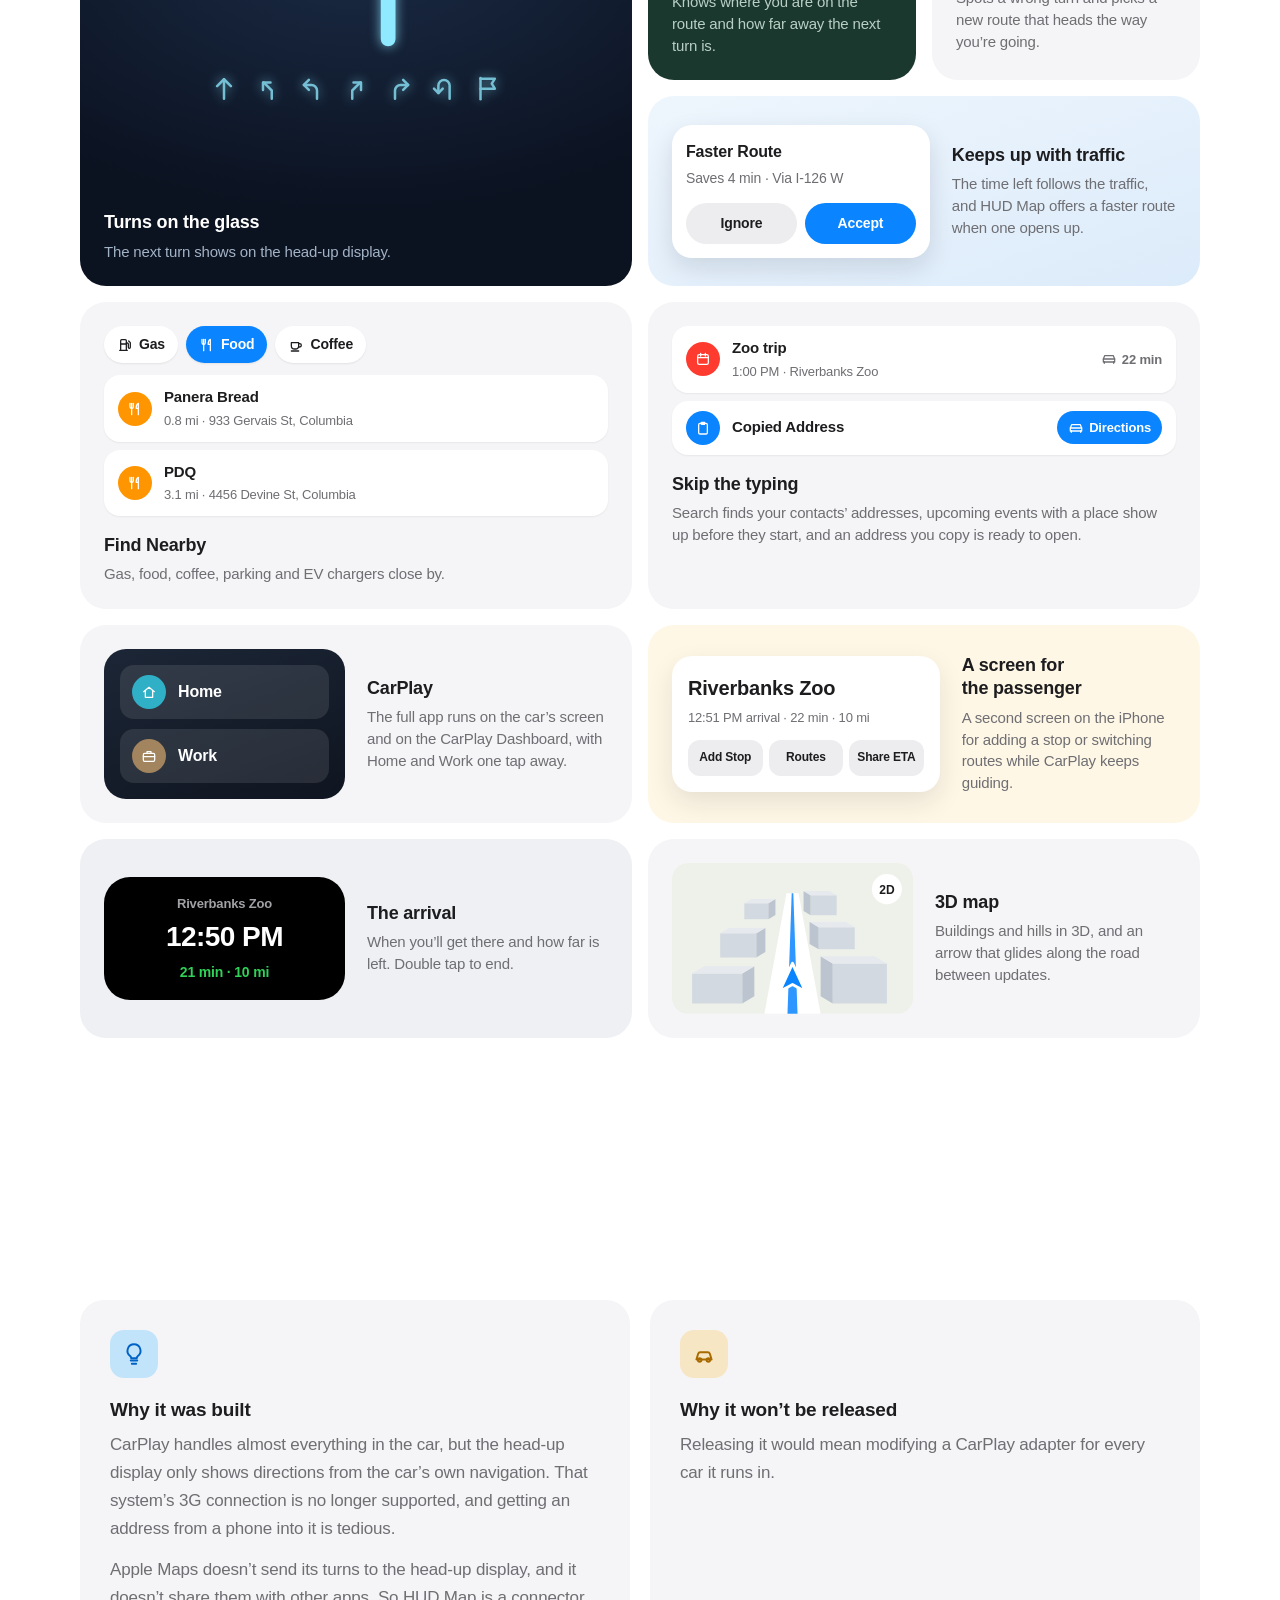
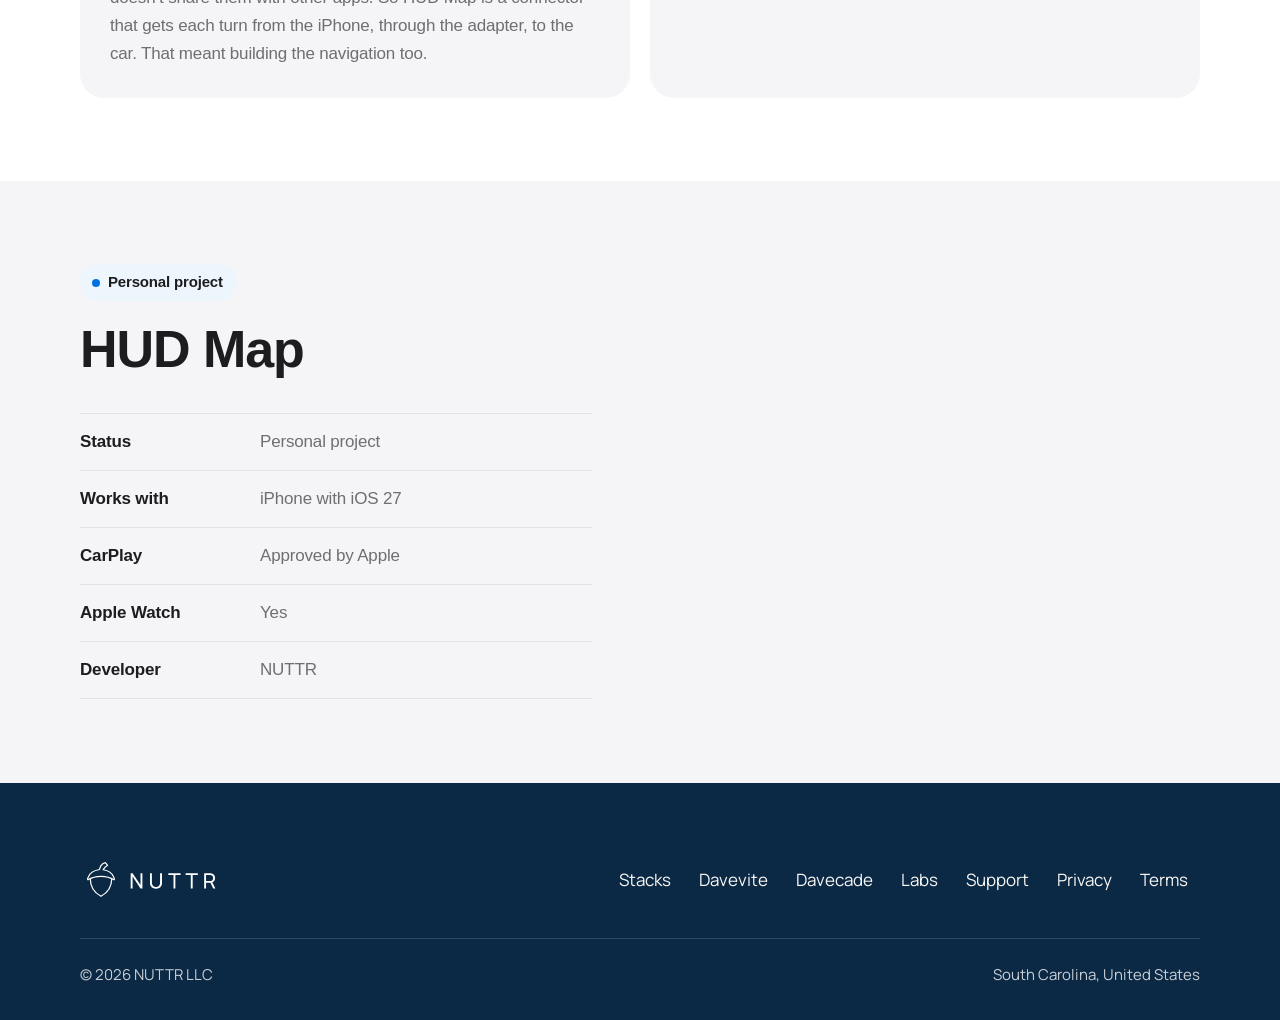
<file: hudmap/index.html>
<!doctype html>
<html lang="en">
<head>
  <meta charset="utf-8">
  <meta name="viewport" content="width=device-width, initial-scale=1">
  <title>HUD Map – Directions in plain sight</title>
  <meta name="description" content="HUD Map sends each turn from the iPhone to the car’s built-in head-up display.">
  <meta name="theme-color" content="#F8F7F4">
  <meta name="color-scheme" content="light">
  <meta property="og:type" content="website">
  <meta property="og:site_name" content="NUTTR">
  <meta property="og:title" content="HUD Map">
  <meta property="og:description" content="HUD Map sends each turn from the iPhone to the car’s built-in head-up display.">
  <meta property="og:url" content="https://www.nuttr.co/hudmap/">
  <meta property="og:image" content="https://www.nuttr.co/assets/share/hudmap-share.png">
  <meta property="og:image:width" content="1200">
  <meta property="og:image:height" content="630">
  <meta property="og:image:alt" content="HUD Map: Directions in plain sight. Personal project.">
  <meta name="twitter:card" content="summary_large_image">
  <link rel="canonical" href="https://www.nuttr.co/hudmap/">
  <link rel="icon" href="../assets/hudmap/favicon.ico" sizes="48x48">
  <link rel="apple-touch-icon" href="../assets/hudmap/apple-touch-icon.png">
  <link rel="preload" href="../assets/fonts/Manrope-VariableFont_wght.woff2" as="font" type="font/woff2" crossorigin>
  <link rel="stylesheet" href="../assets/css/site.css?v=2026-11-12">
<script>if(!matchMedia('(prefers-reduced-motion: reduce)').matches){document.documentElement.classList.add('arrive-on');setTimeout(function(){if(!window.__arrive)document.documentElement.classList.remove('arrive-on')},3000)}</script>
</head>
<body class="stacks-page hudmap-page">
  <a class="skip-link" href="#main">Skip to main content</a>

  <header class="site-header">
    <div class="container">
      <a class="brand" href="../"><img src="../assets/brand/NUTTR_Logo_Horizontal_Primary_Navy.svg" width="152" height="47" alt="NUTTR home"></a>
      <nav class="site-nav" aria-label="Main">
        <ul>
          <li class="nav-menu">
            <details>
              <summary>Apps</summary>
              <ul class="nav-menu-panel">
                <li><a href="../stacks/"><img src="../assets/stacks/stacks-icon-160.webp" width="28" height="28" alt="">Stacks</a></li>
                <li><a href="../davevite/"><img src="../assets/davevite/davevite-icon-160.webp" width="28" height="28" alt="">Davevite</a></li>
                <li><a href="../davecade/"><img src="../assets/davecade/davecade-icon-160.webp" width="28" height="28" alt="">Davecade</a></li>
              </ul>
            </details>
          </li>
          <li class="nav-menu nav-menu--current">
            <details>
              <summary>Labs</summary>
              <ul class="nav-menu-panel">
                <li><a href="../fittr/"><img src="../assets/fittr/fittr-icon-160.webp" width="28" height="28" alt="">FITTR</a></li>
                <li><a href="../hudmap/" aria-current="page"><img src="../assets/hudmap/hudmap-icon-160.webp" width="28" height="28" alt="">HUD Map</a></li>
                <li><a href="../menumaid/"><img src="../assets/menumaid/menumaid-icon-160.webp" width="28" height="28" alt="">Menu Maid</a></li>
              </ul>
            </details>
          </li>
        </ul>
      </nav>
    </div>
  </header>

  <main id="main">
    <section class="s-hero" aria-labelledby="hud-title">
      <div class="container s-hero-grid">
        <div class="s-hero-copy">
          <img class="app-icon s-hero-art" src="../assets/hudmap/hudmap-icon-320.webp" srcset="../assets/hudmap/hudmap-icon-160.webp 160w, ../assets/hudmap/hudmap-icon-320.webp 320w, ../assets/hudmap/hudmap-icon-480.webp 480w" sizes="(min-width: 1245px) 112px, (min-width: 978px) 9vw, 88px" width="1024" height="1024" alt="">
          <p class="s-pill">Personal project</p>
          <h1 id="hud-title">HUD Map</h1>
          <p class="s-tagline">Directions in plain sight.</p>
          <p class="s-lead">HUD Map sends each turn from the iPhone to the car’s built-in head-up display.</p>
          <p class="s-meta"><span>iPhone</span> · <span>CarPlay</span> · <span>Apple Watch</span></p>
        </div>
        <figure class="hud-scene">
          <img src="../assets/hudmap/drive-hud.svg" width="1200" height="760" fetchpriority="high" alt="A drawing from the driver’s seat at dusk: a left-turn arrow and 0.8 mi float on the windshield above the dashboard, and the car’s screen shows HUD Map in CarPlay with the same turn.">
        </figure>
      </div>
    </section>

    <!-- How it works: how a turn reaches the head-up display, as a drawing, three steps and a row of numbers -->
    <section class="s-section hud-how" id="how" aria-labelledby="how-title">
      <div class="container">
        <div class="s-head">
          <h2 id="how-title">Under the hood.</h2>
          <p>HUD Map is really a connector. Each turn leaves the iPhone as a one-line message, crosses the adapter’s Wi-Fi next to wireless CarPlay, and reaches the car as an iAP2 route guidance update, the kind an iPhone sends over a cable. Nothing in the car is modified.</p>
        </div>
        <figure class="hud-diagram">
          <img src="../assets/hudmap/how-it-works.svg" width="1200" height="470" loading="lazy" decoding="async" alt="A drawing of how a turn travels: 1, HUD Map on the iPhone sends the next turn over CarPlay’s wireless connection; 2, the CarPlay adapter passes it through its cable into the car; 3, the car’s own head-up display shows the turn on the windshield.">
        </figure>
        <ol class="hud-legend" role="list">
          <li>
            <span class="hud-num" aria-hidden="true">1</span>
            <div>
              <p class="hud-kicker">HUD Map</p>
              <h3>iPhone</h3>
              <p>MapKit plans the routes. HUD Map’s guidance system tracks where you are on the route, picks the next turn and reroutes if you miss one. The guidance system sends the turn and its distance in meters to the adapter over TCP.</p>
            </div>
          </li>
          <li>
            <span class="hud-num" aria-hidden="true">2</span>
            <div>
              <p class="hud-kicker">A relay added to its software</p>
              <h3>CarPlay adapter</h3>
              <p>It still runs wireless CarPlay, standing in for a plugged-in iPhone. The relay starts when the adapter powers on, listens for HUD Map on its Wi-Fi and turns HUD Map’s lines into route guidance updates for the car.</p>
            </div>
          </li>
          <li>
            <span class="hud-num" aria-hidden="true">3</span>
            <div>
              <p class="hud-kicker">Its own head-up display</p>
              <h3>The car</h3>
              <p>The car converts the meters to miles and draws the turn on the windshield.</p>
            </div>
          </li>
        </ol>
        <dl class="hud-specs">
          <div><dt>TCP</dt><dd>over the adapter’s Wi-Fi, next to wireless CarPlay</dd></div>
          <div><dt>Up to 2</dt><dd>updates a second near a turn, and a heartbeat every 2 seconds</dd></div>
          <div><dt>1,494</dt><dd>lines from real drives replayed against the relay on the bench</dd></div>
        </dl>
      </div>
    </section>

    <section class="s-section" id="features" aria-labelledby="features-title">
      <div class="container">
        <div class="s-head">
          <h2 id="features-title">Heads up.</h2>
          <p>HUD Map does its own turn-by-turn navigation on iPhone, CarPlay and Apple Watch.</p>
        </div>
      </div>
      <div class="container">
        <div class="step-tour" data-step-tour>
          <ol class="step-list"><li><button type="button" aria-expanded="false"><span class="step-n">1</span>Turns you can see coming</button><div class="step-more"><div><p>Directions say when a turn comes at a light or a stop sign.</p><div class="step-bar"><i></i></div></div></div></li><li><button type="button" aria-expanded="false"><span class="step-n">2</span>Apple Watch</button><div class="step-more"><div><p>The next turn on your wrist, with a tap before each turn.</p><div class="step-bar"><i></i></div></div></div></li><li><button type="button" aria-expanded="false"><span class="step-n">3</span>Pick a route</button><div class="step-more"><div><p>See how routes compare.</p><div class="step-bar"><i></i></div></div></div></li><li><button type="button" aria-expanded="false"><span class="step-n">4</span>At a glance</button><div class="step-more"><div><p>The next turn and the arrival time on the Lock Screen and in the Dynamic Island.</p><div class="step-bar"><i></i></div></div></div></li></ol>
          <div class="step-stage"><div class="hm-shot"><img class="f-device" src="../assets/hudmap/phone-turn-by-turn-600.webp" srcset="../assets/hudmap/phone-turn-by-turn-400.webp 400w, ../assets/hudmap/phone-turn-by-turn-600.webp 600w, ../assets/hudmap/phone-turn-by-turn-900.webp 900w" sizes="(min-width: 761px) 290px, 70vw" width="1350" height="2760" loading="lazy" decoding="async" alt="HUD Map on iPhone during a drive: in 0.8 mi, at the traffic light, turn left onto Elmwood Ave, with the light marked on the map. Arrival is at 12:51 PM, 22 min and 10 mi away."><i class="hm-ping"></i><i class="hm-ping"></i></div><img class="hm-tap f-device f-watch" src="../assets/hudmap/watch-next-turn-450.webp" srcset="../assets/hudmap/watch-next-turn-300.webp 300w, ../assets/hudmap/watch-next-turn-450.webp 450w, ../assets/hudmap/watch-next-turn-600.webp 600w" sizes="(min-width: 761px) 210px, 50vw" width="600" height="960" loading="lazy" decoding="async" alt="HUD Map on Apple Watch Ultra: in 0.8 mi, at the traffic light, turn left onto Elmwood Ave, then US-21 S."><img class="f-device" src="../assets/hudmap/phone-route-choices-600.webp" srcset="../assets/hudmap/phone-route-choices-400.webp 400w, ../assets/hudmap/phone-route-choices-600.webp 600w, ../assets/hudmap/phone-route-choices-900.webp 900w" sizes="(min-width: 761px) 290px, 70vw" width="1350" height="2760" loading="lazy" decoding="async" alt="Three routes to Riverbanks Zoo &amp; Garden: 7 min via Taylor St, the fastest; 8 min via Gervais St, 1 min slower; and 7 min via I-126 W, about the same time. A Go button is below."><img class="f-device" src="../assets/hudmap/phone-lock-screen-600.webp" srcset="../assets/hudmap/phone-lock-screen-400.webp 400w, ../assets/hudmap/phone-lock-screen-600.webp 600w, ../assets/hudmap/phone-lock-screen-900.webp 900w" sizes="(min-width: 761px) 290px, 70vw" width="1350" height="2760" loading="lazy" decoding="async" alt="The iPhone Lock Screen at 12:30 on Friday, October 16, with HUD Map’s next turn in 0.2 mi onto Elmwood Ave, and Riverbanks Zoo at 12:50 PM, 21 min away."></div>
        </div>
      </div>
      <!-- The rest of HUD Map as a bento grid. The drawings use the app's own words and the screenshots' drive to
           Riverbanks Zoo; the glass tile shows the arrows the glass can show. -->
      <div class="container pp-also">
        <h3 class="f-ways-title" id="also-title">Also in HUD Map</h3>
        <div class="bento">
          <div class="bento-t bento-t--hero hm-glass"><div aria-hidden="true"><svg class="hm-turn" viewBox="8 6 40 56"><path d="M40 56V32a10 10 0 0 0-10-10H16"/><path d="M25 12 15 22l10 10"/></svg><ul class="hm-set"><li><svg viewBox="0 0 24 24" aria-hidden="true"><path d="M12 20.5V5"/><path d="m6.5 10.5 5.5-5.5 5.5 5.5"/></svg></li><li><svg viewBox="0 0 24 24" aria-hidden="true"><path d="M15 20.5v-6.5L8.5 7.5"/><path d="M8 13.5v-6h6"/></svg></li><li><svg viewBox="0 0 24 24" aria-hidden="true"><path d="M16 20.5V14a4.5 4.5 0 0 0-4.5-4.5H5.5"/><path d="M9.5 5.5 5.5 9.5l4 4"/></svg></li><li><svg viewBox="0 0 24 24" aria-hidden="true"><path d="M9 20.5v-6.5l6.5-6.5"/><path d="M16 13.5v-6h-6"/></svg></li><li><svg viewBox="0 0 24 24" aria-hidden="true"><path d="M8 20.5V14a4.5 4.5 0 0 1 4.5-4.5h6"/><path d="m14.5 5.5 4 4-4 4"/></svg></li><li><svg viewBox="0 0 24 24" aria-hidden="true"><path d="M16.5 20.5V10a4.5 4.5 0 0 0-9 0v6"/><path d="m4 12.5 3.5 3.5 3.5-3.5"/></svg></li><li><svg viewBox="0 0 24 24" aria-hidden="true"><path d="M6 21V4"/><path d="M6 4.5h11.5L15 8.5l2.5 4H6"/></svg></li></ul></div><div><h3>Turns on the glass</h3><p>The next turn shows on the head-up display.</p></div></div>
          <div class="bento-t hm-follow"><p class="bento-num"><b data-count="0.8" data-from="1.4" data-decimals="1">0.8</b><span>mi</span></p><h3>Follows the drive</h3><p>Knows where you are on the route and how far away the next turn is.</p></div>
          <div class="bento-t"><p class="hm-card" aria-hidden="true"><i class="hm-spin"></i>Rerouting</p><h3>Reroutes</h3><p>Spots a wrong turn and picks a new route that heads the way you’re going.</p></div>
          <div class="bento-t bento-t--wide hm-traffic"><div class="hm-banner" aria-hidden="true"><b>Faster Route</b><span>Saves 4 min · Via I-126 W</span><div class="hm-buttons"><span>Ignore</span><span class="hm-blue">Accept</span></div></div><div><h3>Keeps up with traffic</h3><p>The time left follows the traffic, and HUD Map offers a faster route when one opens up.</p></div></div>
          <div class="bento-t bento-t--wide hm-nearby"><div class="hm-chips" aria-hidden="true"><span><svg viewBox="0 0 24 24" aria-hidden="true"><path d="M5.5 20V5.5a1.5 1.5 0 0 1 1.5-1.5h5.5a1.5 1.5 0 0 1 1.5 1.5V20"/><path d="M4 20h11.5"/><path d="M5.5 10.5H14"/><path d="M14 9h1.5a1.5 1.5 0 0 1 1.5 1.5v5a1.5 1.5 0 0 0 3 0V8.5L17.5 6"/></svg>Gas</span><span class="hm-on"><svg viewBox="0 0 24 24" aria-hidden="true"><path d="M7 3.5v17"/><path d="M4.5 3.5v5a2.5 2.5 0 0 0 5 0v-5"/><path d="M17 20.5v-17c-2.2 1.2-3.3 3.7-3.3 7.5H17"/></svg>Food</span><span><svg viewBox="0 0 24 24" aria-hidden="true"><path d="M5 8.5h11v4.5a5 5 0 0 1-5 5h-1a5 5 0 0 1-5-5z"/><path d="M16 10h1.5a2.5 2.5 0 0 1 0 5H16"/><path d="M5 21h11"/></svg>Coffee</span></div><div class="hm-row" aria-hidden="true"><i style="background:#FF9500"><svg viewBox="0 0 24 24" aria-hidden="true"><path d="M7 3.5v17"/><path d="M4.5 3.5v5a2.5 2.5 0 0 0 5 0v-5"/><path d="M17 20.5v-17c-2.2 1.2-3.3 3.7-3.3 7.5H17"/></svg></i><div><b>Panera Bread</b><span>0.8 mi · 933 Gervais St, Columbia</span></div></div><div class="hm-row" aria-hidden="true"><i style="background:#FF9500"><svg viewBox="0 0 24 24" aria-hidden="true"><path d="M7 3.5v17"/><path d="M4.5 3.5v5a2.5 2.5 0 0 0 5 0v-5"/><path d="M17 20.5v-17c-2.2 1.2-3.3 3.7-3.3 7.5H17"/></svg></i><div><b>PDQ</b><span>3.1 mi · 4456 Devine St, Columbia</span></div></div><h3>Find Nearby</h3><p>Gas, food, coffee, parking and EV chargers close by.</p></div>
          <div class="bento-t bento-t--wide hm-places"><div class="hm-row" aria-hidden="true"><i style="background:#FF3B30"><svg viewBox="0 0 24 24" aria-hidden="true"><rect x="4" y="5.5" width="16" height="14.5" rx="2.5"/><path d="M4 10h16M8.5 3.5v4M15.5 3.5v4"/></svg></i><div><b>Zoo trip</b><span>1:00 PM · Riverbanks Zoo</span></div><em><svg viewBox="0 0 24 24" aria-hidden="true"><path d="M5 16v2.5M19 16v2.5"/><path d="M3.5 16.5h17v-4.5L18.5 7h-13l-2 5z"/><path d="M3.5 12h17"/></svg>22 min</em></div><div class="hm-row" aria-hidden="true"><i style="background:#0A84FF"><svg viewBox="0 0 24 24" aria-hidden="true"><rect x="5.5" y="5" width="13" height="16" rx="2"/><path d="M9.5 3.5h5v3h-5z"/></svg></i><div><b>Copied Address</b></div><em class="hm-dir"><svg viewBox="0 0 24 24" aria-hidden="true"><path d="M5 16v2.5M19 16v2.5"/><path d="M3.5 16.5h17v-4.5L18.5 7h-13l-2 5z"/><path d="M3.5 12h17"/></svg>Directions</em></div><h3>Skip the typing</h3><p>Search finds your contacts’ addresses, upcoming events with a place show up before they start, and an address you copy is ready to open.</p></div>
          <div class="bento-t bento-t--wide hm-carplay"><div class="hm-dash" aria-hidden="true"><div><i style="background:#30B0C7"><svg viewBox="0 0 24 24" aria-hidden="true"><path d="M4 11.5 12 5l8 6.5"/><path d="M6.5 10v10h11V10"/></svg></i>Home</div><div><i style="background:#A2845E"><svg viewBox="0 0 24 24" aria-hidden="true"><rect x="3.5" y="8" width="17" height="12" rx="2"/><path d="M9 8V5.5h6V8"/><path d="M3.5 13h17"/></svg></i>Work</div></div><div><h3>CarPlay</h3><p>The full app runs on the car’s screen and on the CarPlay Dashboard, with Home and Work one tap away.</p></div></div>
          <div class="bento-t bento-t--wide hm-passenger"><div class="hm-pass" aria-hidden="true"><b>Riverbanks Zoo</b><span>12:51 PM arrival · 22 min · 10 mi</span><div><span>Add Stop</span><span>Routes</span><span>Share ETA</span></div></div><div><h3>A screen for the passenger</h3><p>A second screen on the iPhone for adding a stop or switching routes while CarPlay keeps guiding.</p></div></div>
          <div class="bento-t bento-t--wide hm-arrival"><div class="hm-watch hm-trip" aria-hidden="true"><span>Riverbanks Zoo</span><strong>12:50 PM</strong><em>21 min · 10 mi</em></div><div><h3>The arrival</h3><p>When you’ll get there and how far is left. Double tap to end.</p></div></div>
          <div class="bento-t bento-t--wide hm-3d"><svg viewBox="0 0 240 150" aria-hidden="true"><rect width="240" height="150" fill="#EEF1EA"/><polygon points="92,150 148,150 126,30 114,30" fill="#FFFFFF"/><polygon points="115,150 125,150 120.8,30 119.2,30" fill="#0A84FF" fill-opacity="0.85"/><polygon points="20,140 70,140 70,110 20,110" fill="#D3D9E0"/><polygon points="70,140 82,132.8 82,102.8 70,110" fill="#BCC5CF"/><polygon points="20,110 70,110 82,102.8 32,102.8" fill="#E6EAEF"/><polygon points="48,94 84,94 84,70 48,70" fill="#D3D9E0"/><polygon points="84,94 93,88.6 93,64.6 84,70" fill="#BCC5CF"/><polygon points="48,70 84,70 93,64.6 57,64.6" fill="#E6EAEF"/><polygon points="72,56 96,56 96,40 72,40" fill="#D3D9E0"/><polygon points="96,56 103,51.8 103,35.8 96,40" fill="#BCC5CF"/><polygon points="72,40 96,40 103,35.8 79,35.8" fill="#E6EAEF"/><polygon points="160,140 214,140 214,100 160,100" fill="#D3D9E0"/><polygon points="160,140 148,132.8 148,92.8 160,100" fill="#BCC5CF"/><polygon points="160,100 214,100 202,92.8 148,92.8" fill="#E6EAEF"/><polygon points="146,86 182,86 182,64 146,64" fill="#D3D9E0"/><polygon points="146,86 137,80.6 137,58.6 146,64" fill="#BCC5CF"/><polygon points="146,64 182,64 173,58.6 137,58.6" fill="#E6EAEF"/><polygon points="138,52 164,52 164,32 138,32" fill="#D3D9E0"/><polygon points="138,52 131,47.8 131,27.8 138,32" fill="#BCC5CF"/><polygon points="138,32 164,32 157,27.8 131,27.8" fill="#E6EAEF"/><polygon class="hm-car" points="120,100 133,128 120,121 107,128" fill="#0A84FF" stroke="#FFFFFF" stroke-width="3" stroke-linejoin="round"/><circle cx="214" cy="26" r="15" fill="#FFFFFF"/><text x="214" y="30.5" text-anchor="middle" font-family="-apple-system, BlinkMacSystemFont, sans-serif" font-size="12" font-weight="700" fill="#1D1D1F">2D</text></svg><div><h3>3D map</h3><p>Buildings and hills in 3D, and an arrow that glides along the road between updates.</p></div></div>
        </div>
      </div>
    </section>

    <section class="s-section" id="why" aria-labelledby="why-title">
      <div class="container">
        <div class="s-head">
          <h2 id="why-title">A personal project.</h2>
        </div>
        <div class="s-features">
          <div class="s-feature">
            <span class="s-icon s-icon--sky" aria-hidden="true"><svg viewBox="0 0 24 24"><path d="M9 18h6M10 21h4"/><path d="M12 3a6 6 0 0 0-3.6 10.8c.6.5 1 1.2 1.1 2.2h5c.1-1 .5-1.7 1.1-2.2A6 6 0 0 0 12 3z"/></svg></span>
            <h3>Why it was built</h3>
            <p>CarPlay handles almost everything in the car, but the head-up display only shows directions from the car’s own navigation. That system’s 3G connection is no longer supported, and getting an address from a phone into it is tedious.</p>
            <p>Apple Maps doesn’t send its turns to the head-up display, and it doesn’t share them with other apps. So HUD Map is a connector that gets each turn from the iPhone, through the adapter, to the car. That meant building the navigation too.</p>
          </div>
          <div class="s-feature">
            <span class="s-icon s-icon--amber" aria-hidden="true"><svg viewBox="0 0 24 24"><path d="M5 17h14l-1.6-5.2a2 2 0 0 0-1.9-1.4H8.5a2 2 0 0 0-1.9 1.4z"/><circle cx="8" cy="17.5" r="1.6"/><circle cx="16" cy="17.5" r="1.6"/></svg></span>
            <h3>Why it won’t be released</h3>
            <p>Releasing it would mean modifying a CarPlay adapter for every car it runs in.</p>
          </div>
        </div>
      </div>
    </section>

    <section class="s-section s-section--gray s-cta" id="details" aria-labelledby="details-title">
      <div class="container">
        <p class="s-pill">Personal project</p>
        <h2 id="details-title">HUD Map</h2>
        <dl class="s-facts s-cta-facts">
          <div><dt>Status</dt><dd>Personal project</dd></div>
          <div><dt>Works with</dt><dd>iPhone with iOS 27</dd></div>
          <div><dt>CarPlay</dt><dd>Approved by Apple</dd></div>
          <div><dt>Apple Watch</dt><dd>Yes</dd></div>
          <div><dt>Developer</dt><dd>NUTTR</dd></div>
        </dl>
      </div>
    </section>
  </main>

  <footer class="site-footer">
    <div class="container">
      <div class="footer-top">
        <a class="footer-brand" href="../"><img src="../assets/brand/NUTTR_Logo_Horizontal_Reversed_OnNavy.svg" width="140" height="43" alt="NUTTR home"></a>
        <nav class="footer-nav" aria-label="Footer">
          <ul>
            <li><a href="../stacks/">Stacks</a></li>
            <li><a href="../davevite/">Davevite</a></li>
            <li><a href="../davecade/">Davecade</a></li>
            <li><a href="../#projects">Labs</a></li>
            <li><a href="../support">Support</a></li>
            <li><a href="../privacy">Privacy</a></li>
            <li><a href="../terms">Terms</a></li>
          </ul>
        </nav>
      </div>
      <div class="footer-bottom">
        <p>© 2026 NUTTR LLC</p>
        <p>South Carolina, United States</p>
      </div>
    </div>
  </footer>
  <script>
    // Apps and Labs menus: close one on a click elsewhere or Escape.
    document.addEventListener('click', e => document.querySelectorAll('.nav-menu details[open]').forEach(d => { if (!d.contains(e.target)) d.open = false; }));
    document.addEventListener('keydown', e => { if (e.key === 'Escape') document.querySelectorAll('.nav-menu details[open]').forEach(d => { d.open = false; }); });
  </script>
  <script src="../assets/js/modules.js?v=2026-10-29" defer></script>
</body>
</html>
</file>
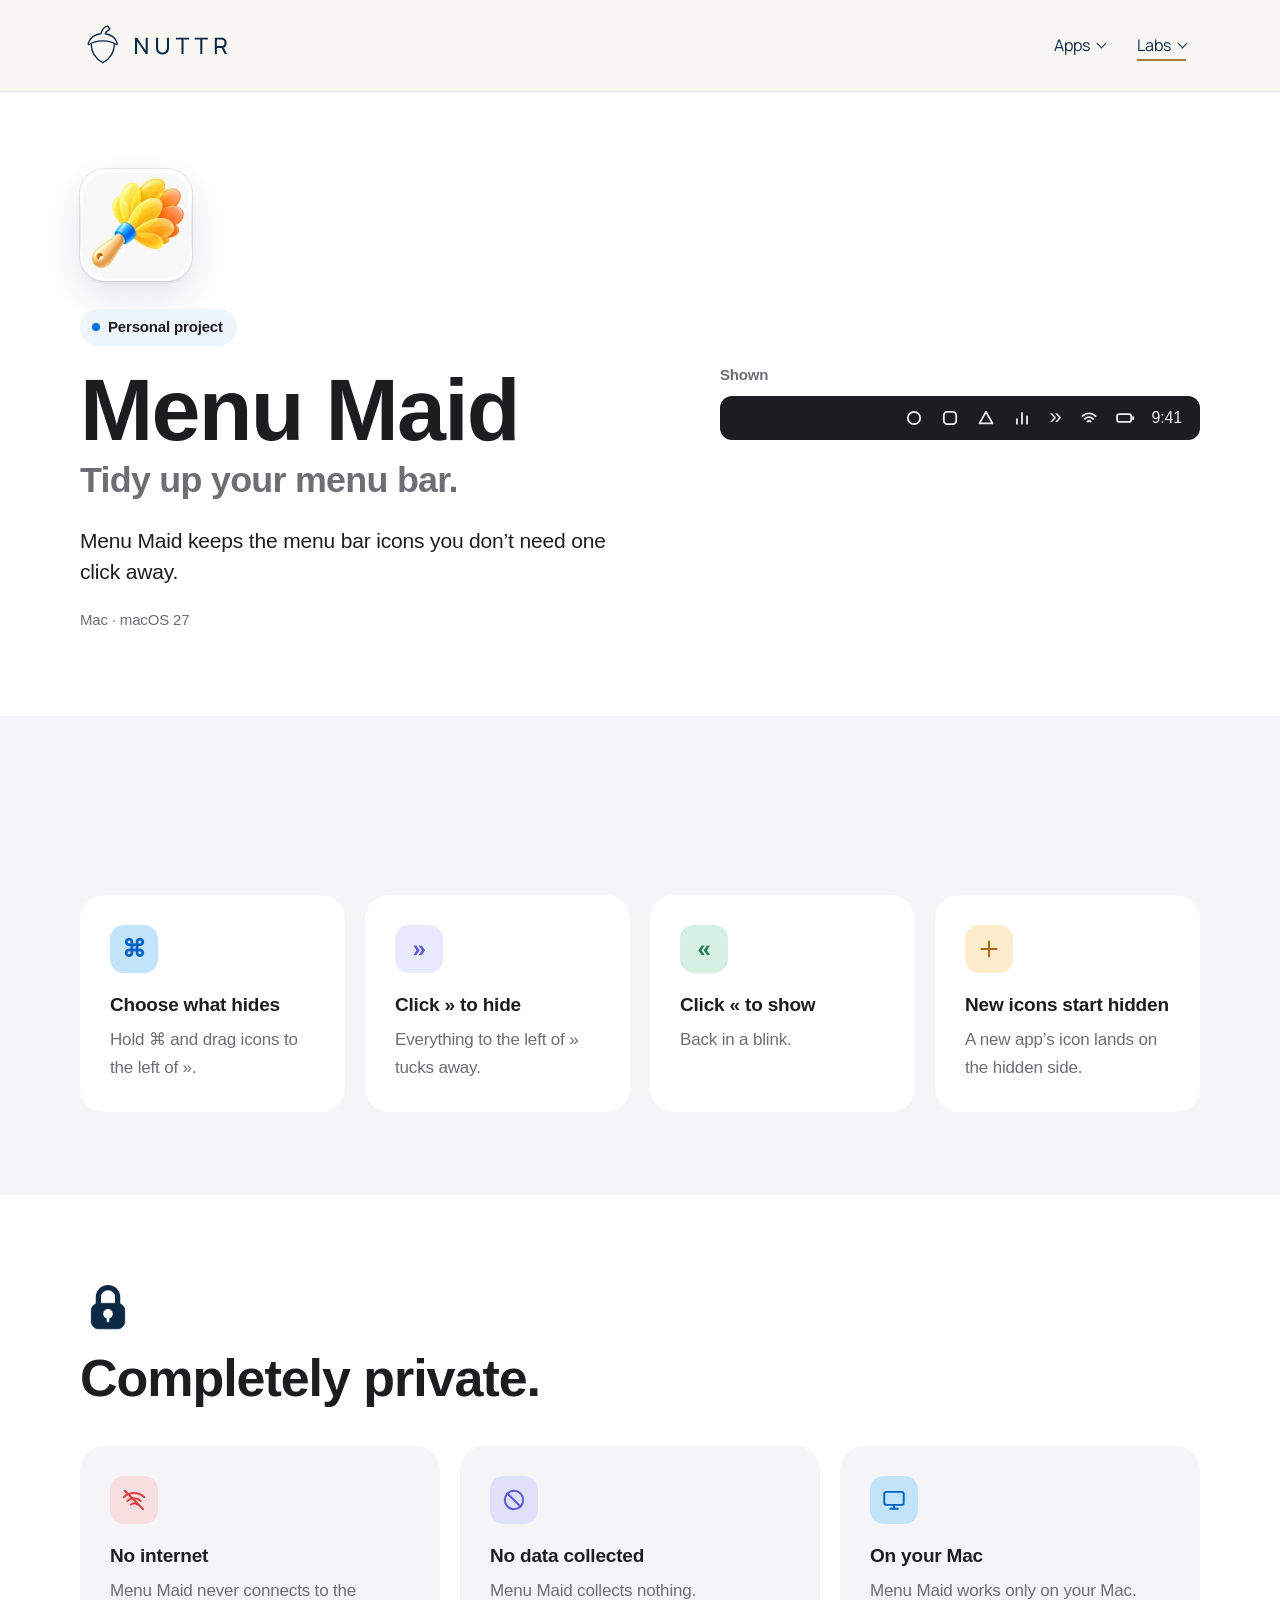
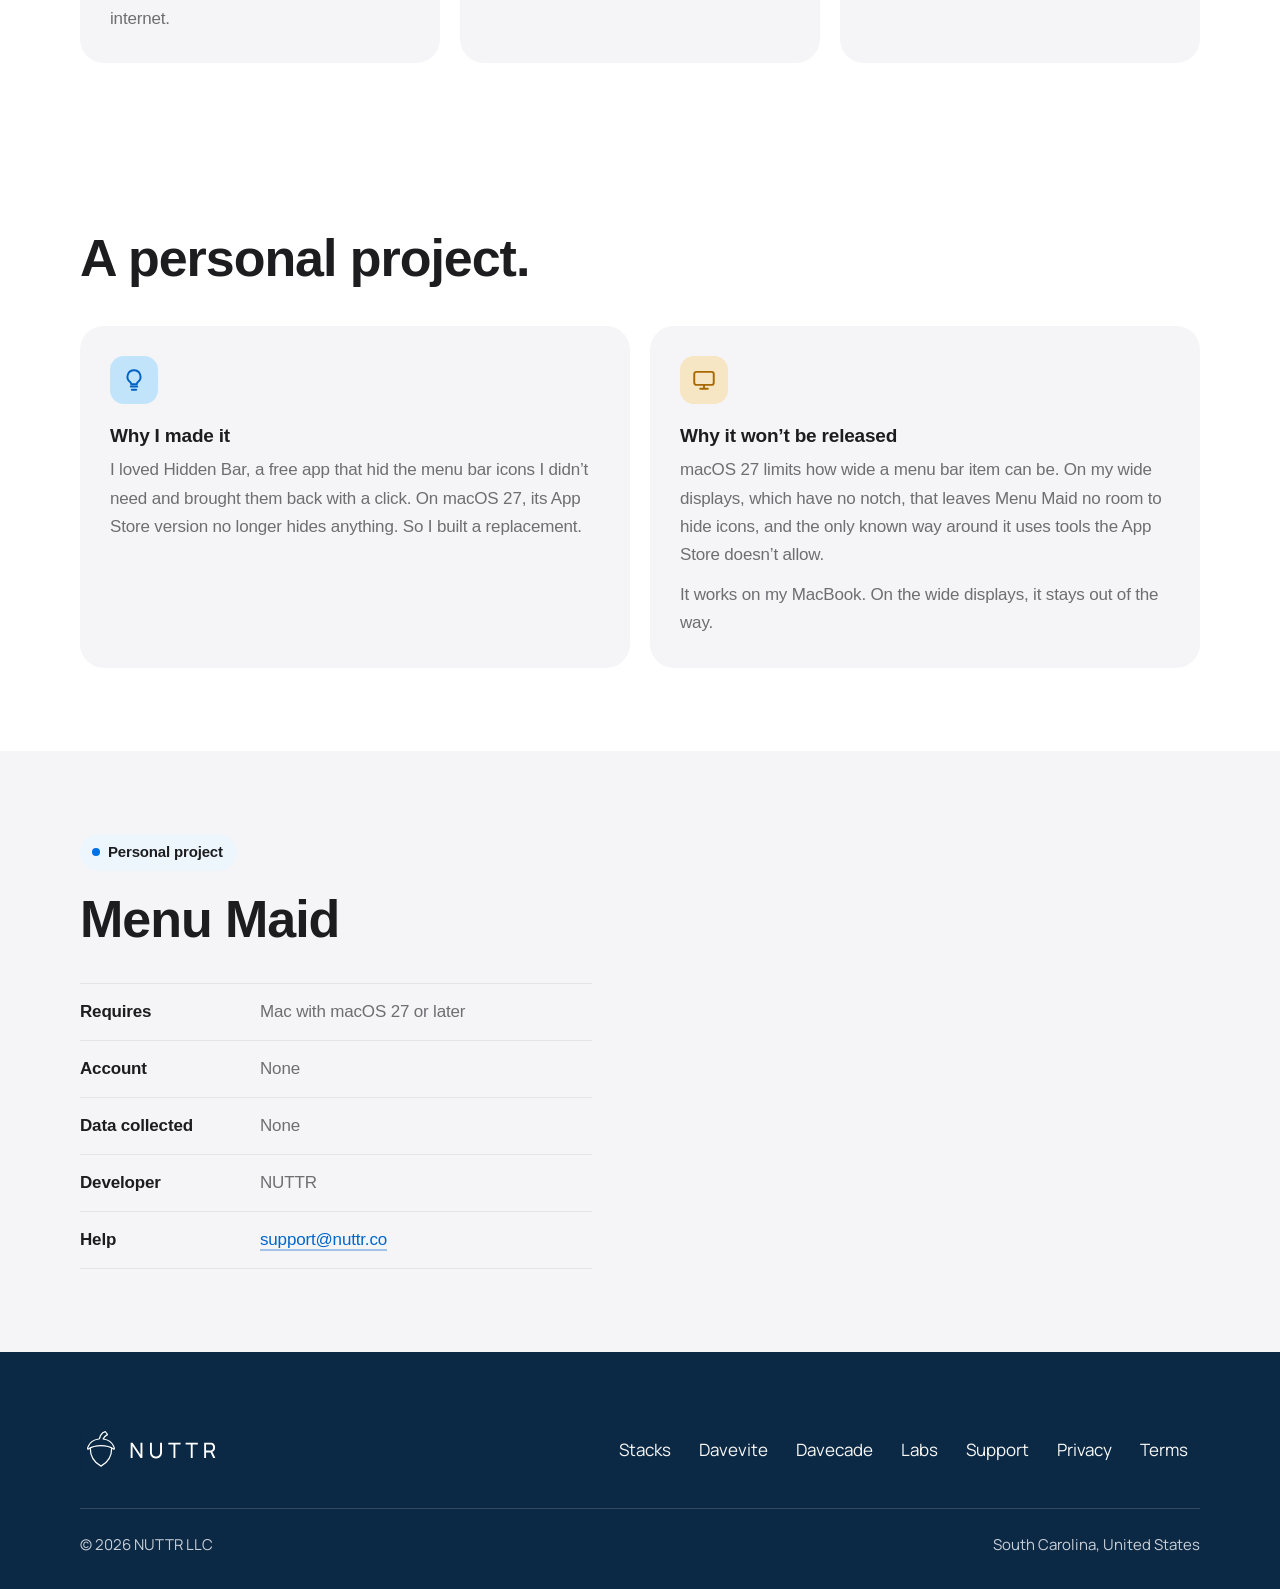
<file: menumaid/index.html>
<!doctype html>
<html lang="en">
<head>
  <meta charset="utf-8">
  <meta name="viewport" content="width=device-width, initial-scale=1">
  <title>Menu Maid for Mac – Tidy up your menu bar</title>
  <meta name="description" content="Menu Maid keeps the menu bar icons you don’t need one click away.">
  <meta name="theme-color" content="#F8F7F4">
  <meta name="color-scheme" content="light">
  <meta property="og:type" content="website">
  <meta property="og:site_name" content="NUTTR">
  <meta property="og:title" content="Menu Maid for Mac">
  <meta property="og:description" content="Menu Maid keeps the menu bar icons you don’t need one click away.">
  <meta property="og:url" content="https://www.nuttr.co/menumaid/">
  <meta property="og:image" content="https://www.nuttr.co/assets/share/menumaid-share.png">
  <meta property="og:image:width" content="1200">
  <meta property="og:image:height" content="630">
  <meta property="og:image:alt" content="Menu Maid: Tidy up your menu bar. Personal project.">
  <meta name="twitter:card" content="summary_large_image">
  <link rel="canonical" href="https://www.nuttr.co/menumaid/">
  <link rel="icon" href="../assets/menumaid/favicon.ico" sizes="48x48">
  <link rel="apple-touch-icon" href="../assets/menumaid/apple-touch-icon.png">
  <link rel="preload" href="../assets/fonts/Manrope-VariableFont_wght.woff2" as="font" type="font/woff2" crossorigin>
  <link rel="stylesheet" href="../assets/css/site.css?v=2026-11-12">
<script>if(!matchMedia('(prefers-reduced-motion: reduce)').matches){document.documentElement.classList.add('arrive-on');setTimeout(function(){if(!window.__arrive)document.documentElement.classList.remove('arrive-on')},3000)}</script>
</head>
<body class="stacks-page menumaid-page">
  <a class="skip-link" href="#main">Skip to main content</a>

  <header class="site-header">
    <div class="container">
      <a class="brand" href="../"><img src="../assets/brand/NUTTR_Logo_Horizontal_Primary_Navy.svg" width="152" height="47" alt="NUTTR home"></a>
      <nav class="site-nav" aria-label="Main">
        <ul>
          <li class="nav-menu">
            <details>
              <summary>Apps</summary>
              <ul class="nav-menu-panel">
                <li><a href="../stacks/"><img src="../assets/stacks/stacks-icon-160.webp" width="28" height="28" alt="">Stacks</a></li>
                <li><a href="../davevite/"><img src="../assets/davevite/davevite-icon-160.webp" width="28" height="28" alt="">Davevite</a></li>
                <li><a href="../davecade/"><img src="../assets/davecade/davecade-icon-160.webp" width="28" height="28" alt="">Davecade</a></li>
              </ul>
            </details>
          </li>
          <li class="nav-menu nav-menu--current">
            <details>
              <summary>Labs</summary>
              <ul class="nav-menu-panel">
                <li><a href="../fittr/"><img src="../assets/fittr/fittr-icon-160.webp" width="28" height="28" alt="">FITTR</a></li>
                <li><a href="../hudmap/"><img src="../assets/hudmap/hudmap-icon-160.webp" width="28" height="28" alt="">HUD Map</a></li>
                <li><a href="../menumaid/" aria-current="page"><img src="../assets/menumaid/menumaid-icon-160.webp" width="28" height="28" alt="">Menu Maid</a></li>
              </ul>
            </details>
          </li>
        </ul>
      </nav>
    </div>
  </header>

  <main id="main">
    <section class="s-hero" aria-labelledby="mm-title">
      <div class="container s-hero-grid">
        <div class="s-hero-copy">
          <img class="app-icon s-hero-art" src="../assets/menumaid/menumaid-icon-320.webp" srcset="../assets/menumaid/menumaid-icon-160.webp 160w, ../assets/menumaid/menumaid-icon-320.webp 320w, ../assets/menumaid/menumaid-icon-480.webp 480w" sizes="(min-width: 1245px) 112px, (min-width: 978px) 9vw, 88px" width="1024" height="1024" alt="">
          <p class="s-pill">Personal project</p>
          <h1 id="mm-title">Menu Maid</h1>
          <p class="s-tagline">Tidy up your menu bar.</p>
          <p class="s-lead">Menu Maid keeps the menu bar icons you don’t need one click away.</p>
          <p class="s-meta"><span>Mac</span> · <span>macOS 27</span></p>
        </div>
        <figure class="mm-demo mm-live" role="img" aria-label="A Mac menu bar: a click on Menu Maid’s » tucks four icons away, and a click on « brings them back."><div><p class="mm-label"><span class="mm-shown">Shown</span><span class="mm-hidden">Hidden</span></p><div class="mm-bar" aria-hidden="true"><span class="mm-icons"><svg viewBox="0 0 16 16"><circle cx="8" cy="8" r="5.5"/></svg><svg viewBox="0 0 16 16"><rect x="2.5" y="2.5" width="11" height="11" rx="3"/></svg><svg viewBox="0 0 16 16"><path d="M8 2.5 13.8 12.8H2.2z"/></svg><svg viewBox="0 0 16 16"><path d="M3.5 13V9M8 13V3.5M12.5 13V6.5"/></svg></span><span class="mm-arrow"><span class="mm-hide">»</span><span class="mm-show">«</span><i class="mm-cursor"><svg viewBox="0 0 16 16"><path d="M3 1.5v11.2l3-2.7 2 4.4 1.9-.9-2-4.3h4.1z"/></svg></i></span><svg viewBox="0 0 16 16" aria-hidden="true"><path d="M2.2 6.3a8.3 8.3 0 0 1 11.6 0M4.4 8.7a5.2 5.2 0 0 1 7.2 0M6.6 11.1a2.1 2.1 0 0 1 2.8 0"/></svg><svg viewBox="0 0 16 16" aria-hidden="true"><rect x="1" y="4.5" width="12.5" height="7" rx="2"/><path d="M15.2 7v2"/></svg><span>9:41</span></div></div></figure>
      </div>
    </section>

    <section class="s-section s-section--gray" id="how" aria-labelledby="how-title">
      <div class="container">
        <div class="s-head">
          <h2 id="how-title">Clutter. Cleared.</h2>
        </div>
        <div class="s-features s-features--four">
          <div class="s-feature">
            <span class="s-icon s-icon--sky mm-glyph" aria-hidden="true">⌘</span>
            <h3>Choose what hides</h3>
            <p>Hold ⌘ and drag icons to the left of ».</p>
          </div>
          <div class="s-feature">
            <span class="s-icon s-icon--periwinkle mm-glyph" aria-hidden="true">»</span>
            <h3>Click » to hide</h3>
            <p>Everything to the left of » tucks away.</p>
          </div>
          <div class="s-feature">
            <span class="s-icon s-icon--green mm-glyph" aria-hidden="true">«</span>
            <h3>Click « to show</h3>
            <p>Back in a blink.</p>
          </div>
          <div class="s-feature">
            <span class="s-icon s-icon--amber" aria-hidden="true"><svg viewBox="0 0 24 24"><path d="M12 5v14M5 12h14"/></svg></span>
            <h3>New icons start hidden</h3>
            <p>A new app’s icon lands on the hidden side.</p>
          </div>
        </div>
      </div>
    </section>

    <section class="s-section" id="privacy" aria-labelledby="privacy-title">
      <div class="container">
        <div class="s-head">
          <svg class="lock-moment" viewBox="0 0 64 64" aria-hidden="true"><path class="lock-shackle" d="M21 30v-8a11 11 0 0 1 22 0v8"/><rect x="13" y="29" width="38" height="29" rx="8"/><circle cx="32" cy="41" r="4"/><path d="M32 43v6"/></svg><h2 id="privacy-title">Completely private.</h2>
        </div>
        <div class="s-features">
          <div class="s-feature">
            <span class="s-icon s-icon--coral" aria-hidden="true"><svg viewBox="0 0 24 24"><path d="M2.5 9.5a13.5 13.5 0 0 1 19 0M5.8 12.9a8.8 8.8 0 0 1 12.4 0M9.1 16.3a4 4 0 0 1 5.8 0"/><path d="M3.5 3.5l17 17"/></svg></span>
            <h3>No internet</h3>
            <p>Menu Maid never connects to the internet.</p>
          </div>
          <div class="s-feature">
            <span class="s-icon s-icon--periwinkle" aria-hidden="true"><svg viewBox="0 0 24 24"><circle cx="12" cy="12" r="8.5"/><path d="M6 6l12 12"/></svg></span>
            <h3>No data collected</h3>
            <p>Menu Maid collects nothing.</p>
          </div>
          <div class="s-feature">
            <span class="s-icon s-icon--sky" aria-hidden="true"><svg viewBox="0 0 24 24"><rect x="3" y="4.5" width="18" height="12" rx="2"/><path d="M8.5 20h7M12 16.5V20"/></svg></span>
            <h3>On your Mac</h3>
            <p>Menu Maid works only on your Mac.</p>
          </div>
        </div>
      </div>
    </section>

    <section class="s-section" id="why" aria-labelledby="why-title">
      <div class="container">
        <div class="s-head">
          <h2 id="why-title">A personal project.</h2>
        </div>
        <div class="s-features">
          <div class="s-feature">
            <span class="s-icon s-icon--sky" aria-hidden="true"><svg viewBox="0 0 24 24"><path d="M9 18h6M10 21h4"/><path d="M12 3a6 6 0 0 0-3.6 10.8c.6.5 1 1.2 1.1 2.2h5c.1-1 .5-1.7 1.1-2.2A6 6 0 0 0 12 3z"/></svg></span>
            <h3>Why I made it</h3>
            <p>I loved Hidden Bar, a free app that hid the menu bar icons I didn’t need and brought them back with a click. On macOS 27, its App Store version no longer hides anything. So I built a replacement.</p>
          </div>
          <div class="s-feature">
            <span class="s-icon s-icon--amber" aria-hidden="true"><svg viewBox="0 0 24 24"><rect x="3" y="4.5" width="18" height="12" rx="2"/><path d="M8.5 20h7M12 16.5V20"/></svg></span>
            <h3>Why it won’t be released</h3>
            <p>macOS 27 limits how wide a menu bar item can be. On my wide displays, which have no notch, that leaves Menu Maid no room to hide icons, and the only known way around it uses tools the App Store doesn’t allow.</p>
            <p>It works on my MacBook. On the wide displays, it stays out of the way.</p>
          </div>
        </div>
      </div>
    </section>

    <section class="s-section s-section--gray s-cta" id="details" aria-labelledby="details-title">
      <div class="container">
        <p class="s-pill">Personal project</p>
        <h2 id="details-title">Menu Maid</h2>
        <dl class="s-facts s-cta-facts">
          <div><dt>Requires</dt><dd>Mac with macOS 27 or later</dd></div>
          <div><dt>Account</dt><dd>None</dd></div>
          <div><dt>Data collected</dt><dd>None</dd></div>
          <div><dt>Developer</dt><dd>NUTTR</dd></div>
          <div><dt>Help</dt><dd><a href="mailto:support@nuttr.co">support@nuttr.co</a></dd></div>
        </dl>
      </div>
    </section>


  </main>

  <footer class="site-footer">
    <div class="container">
      <div class="footer-top">
        <a class="footer-brand" href="../"><img src="../assets/brand/NUTTR_Logo_Horizontal_Reversed_OnNavy.svg" width="140" height="43" alt="NUTTR home"></a>
        <nav class="footer-nav" aria-label="Footer">
          <ul>
            <li><a href="../stacks/">Stacks</a></li>
            <li><a href="../davevite/">Davevite</a></li>
            <li><a href="../davecade/">Davecade</a></li>
            <li><a href="../#projects">Labs</a></li>
            <li><a href="../support">Support</a></li>
            <li><a href="../privacy">Privacy</a></li>
            <li><a href="../terms">Terms</a></li>
          </ul>
        </nav>
      </div>
      <div class="footer-bottom">
        <p>© 2026 NUTTR LLC</p>
        <p>South Carolina, United States</p>
      </div>
    </div>
  </footer>
  <script>
    // Apps and Labs menus: close one on a click elsewhere or Escape.
    document.addEventListener('click', e => document.querySelectorAll('.nav-menu details[open]').forEach(d => { if (!d.contains(e.target)) d.open = false; }));
    document.addEventListener('keydown', e => { if (e.key === 'Escape') document.querySelectorAll('.nav-menu details[open]').forEach(d => { d.open = false; }); });
  </script>
  <script src="../assets/js/modules.js?v=2026-10-29" defer></script>
</body>
</html>
</file>
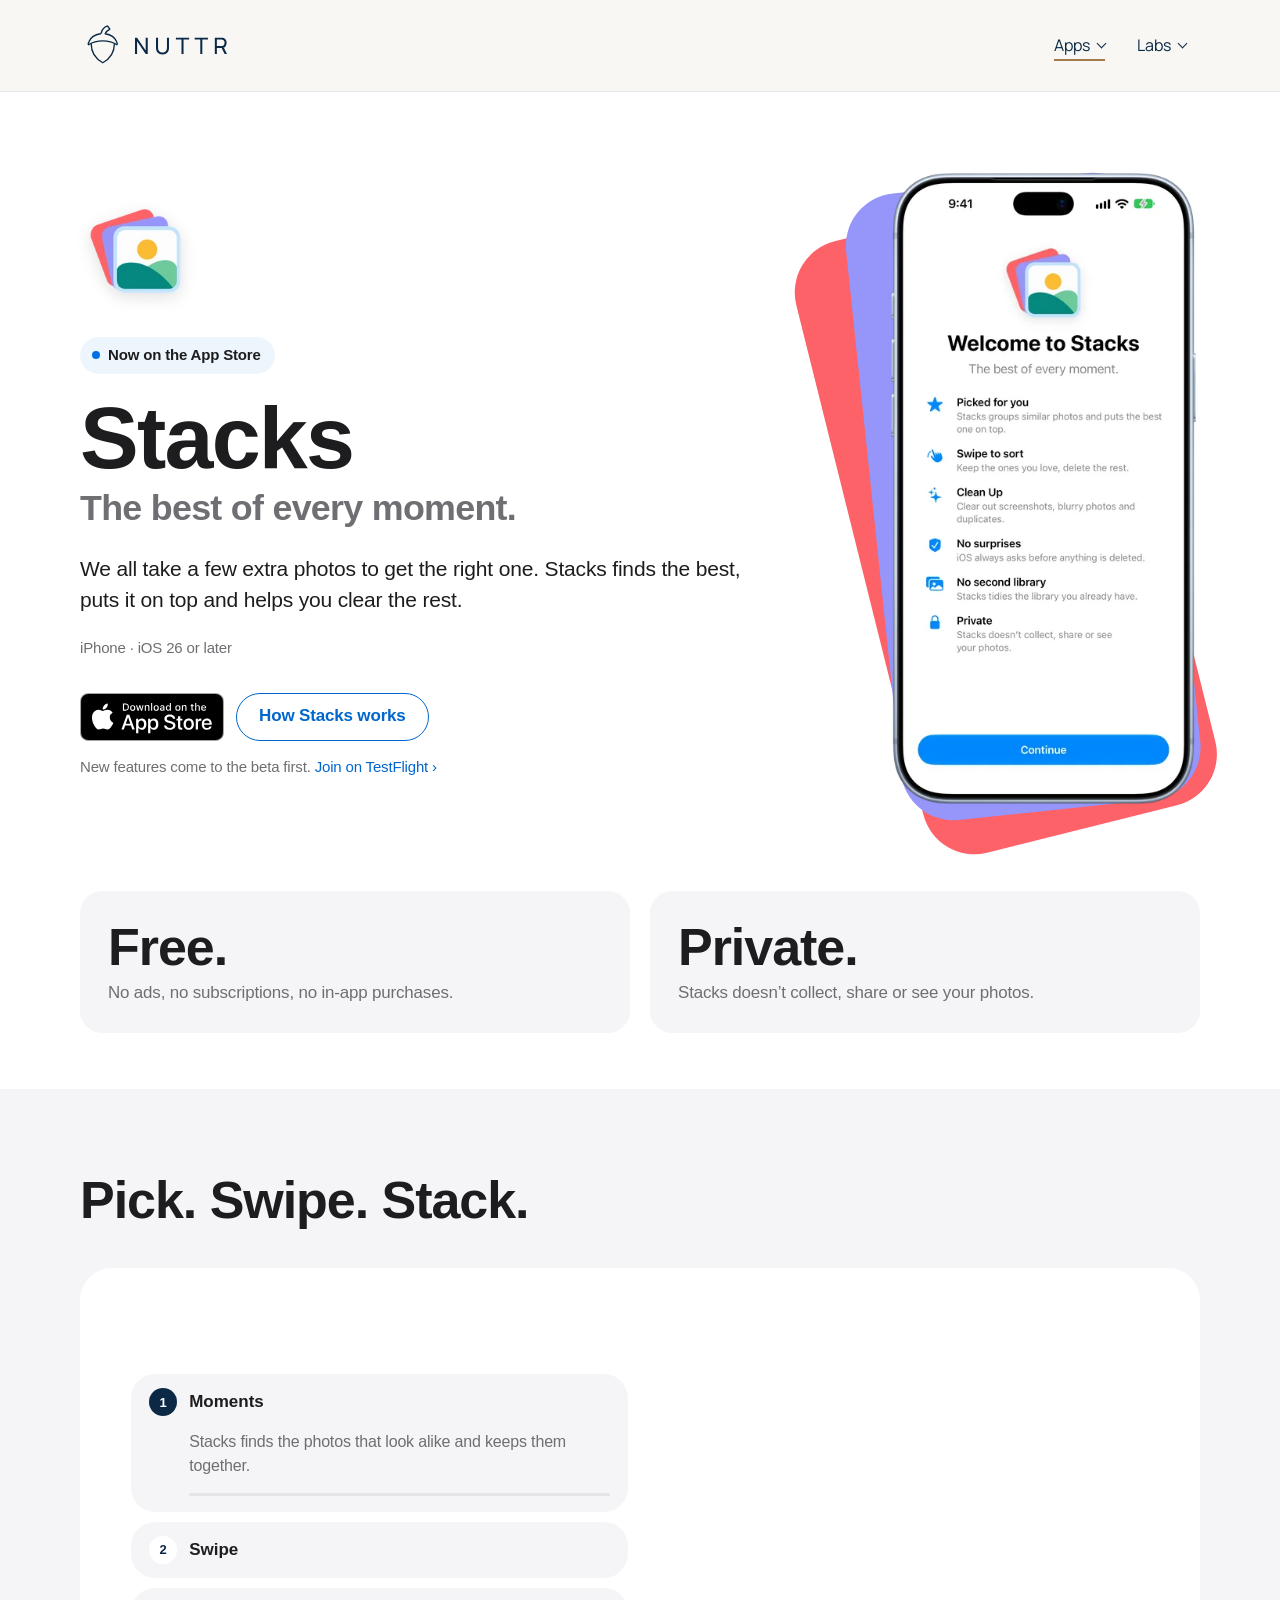
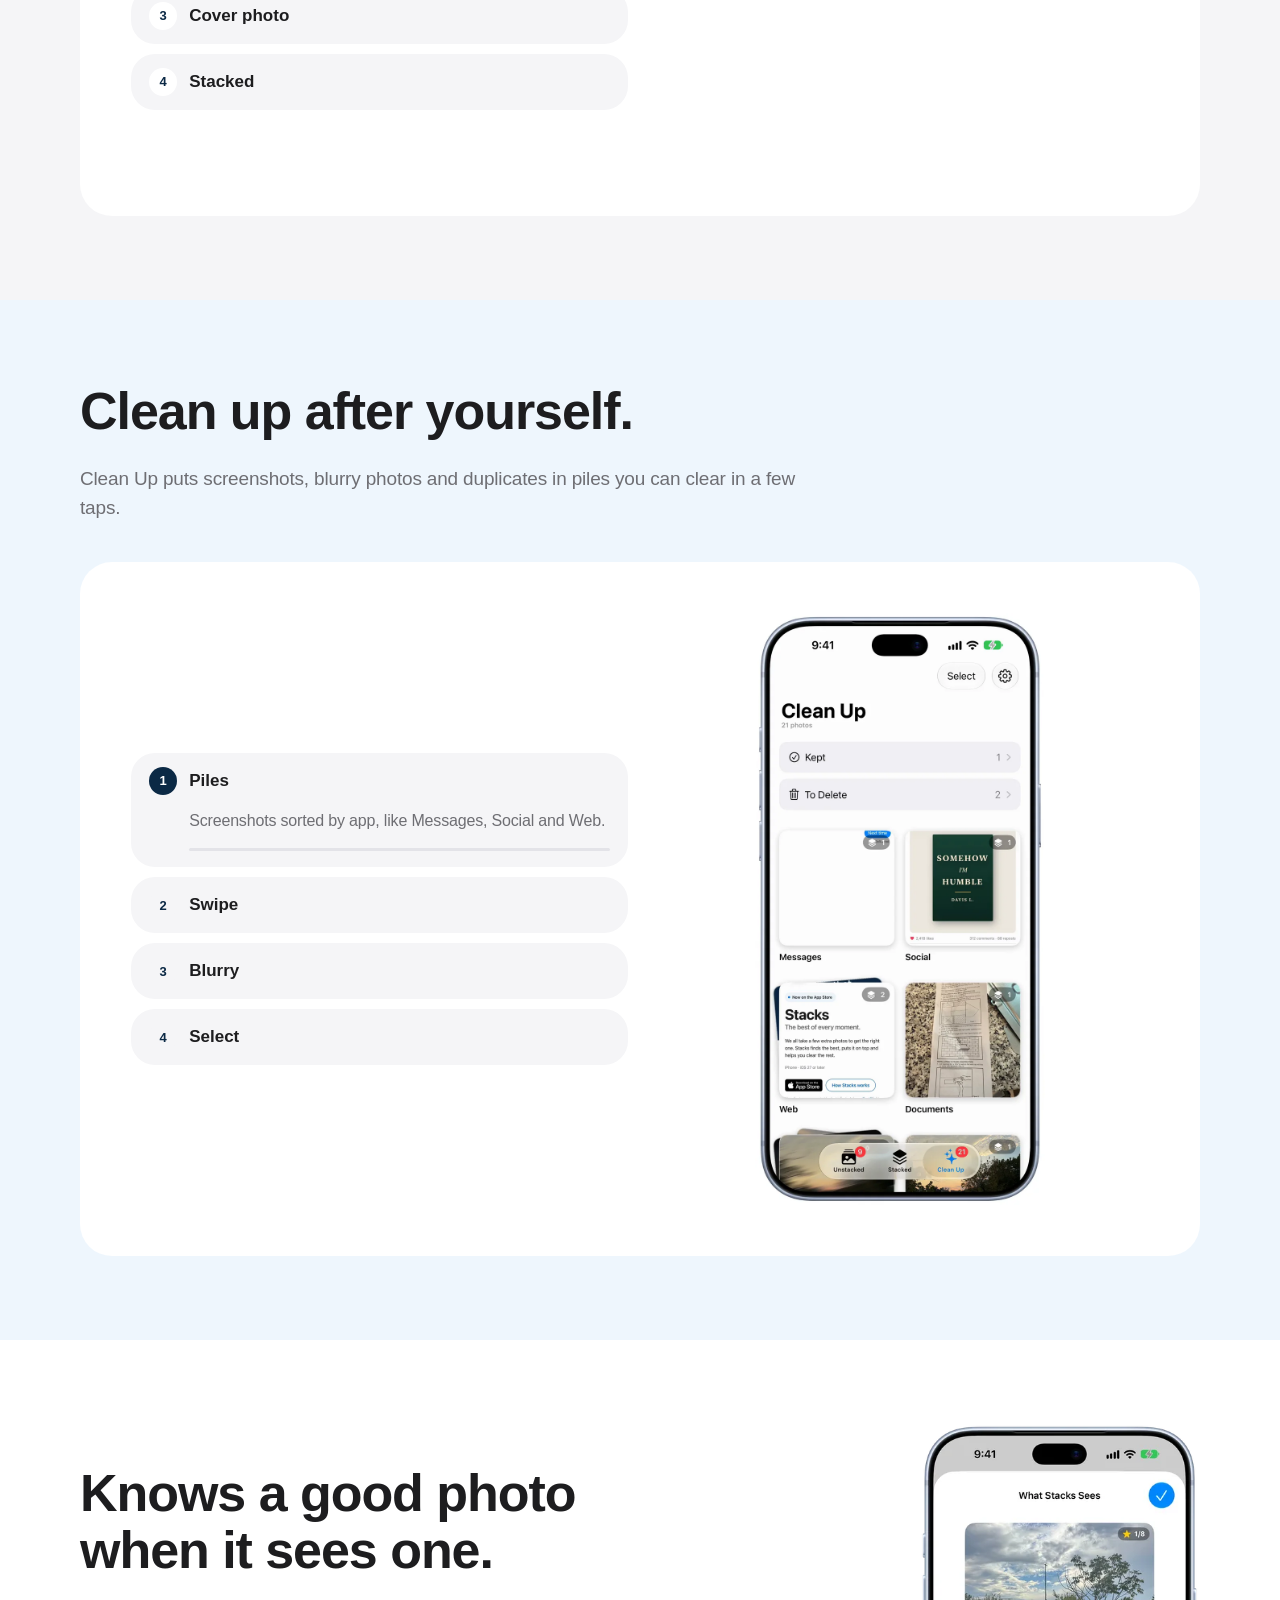
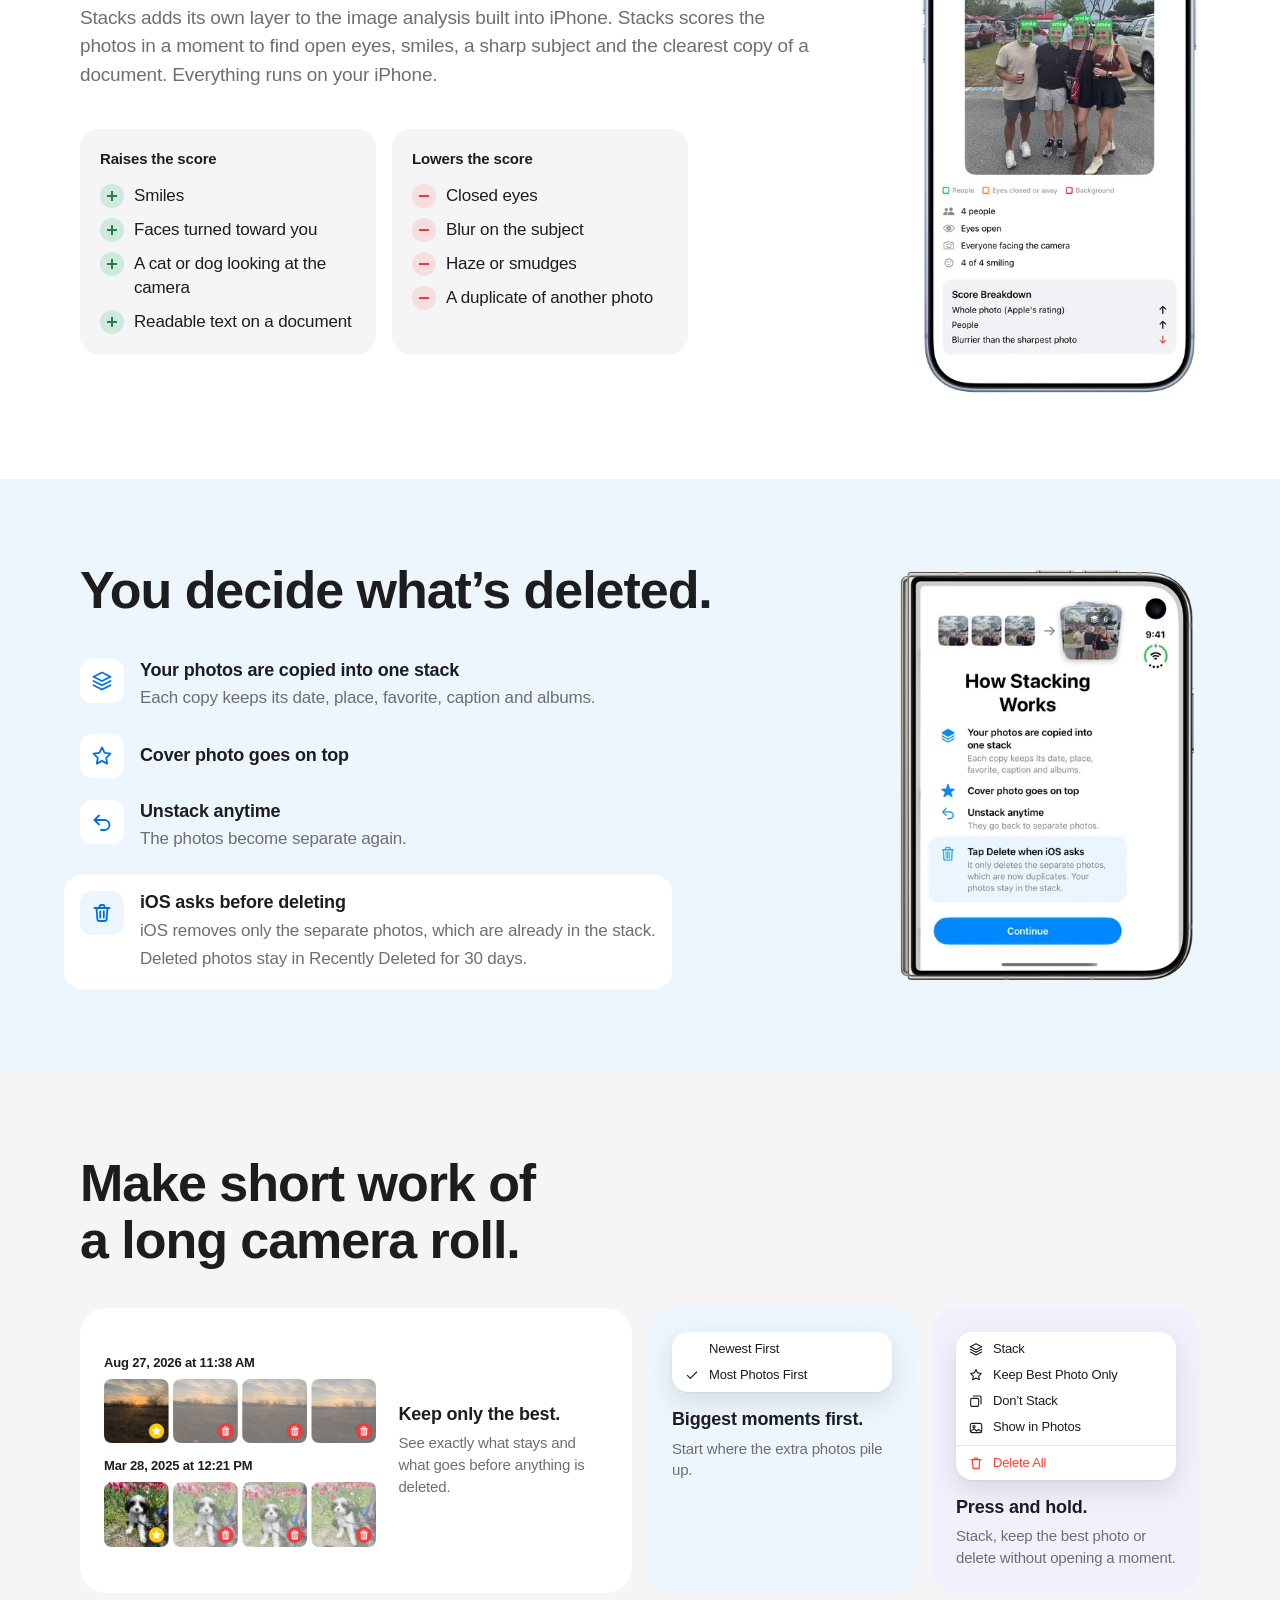
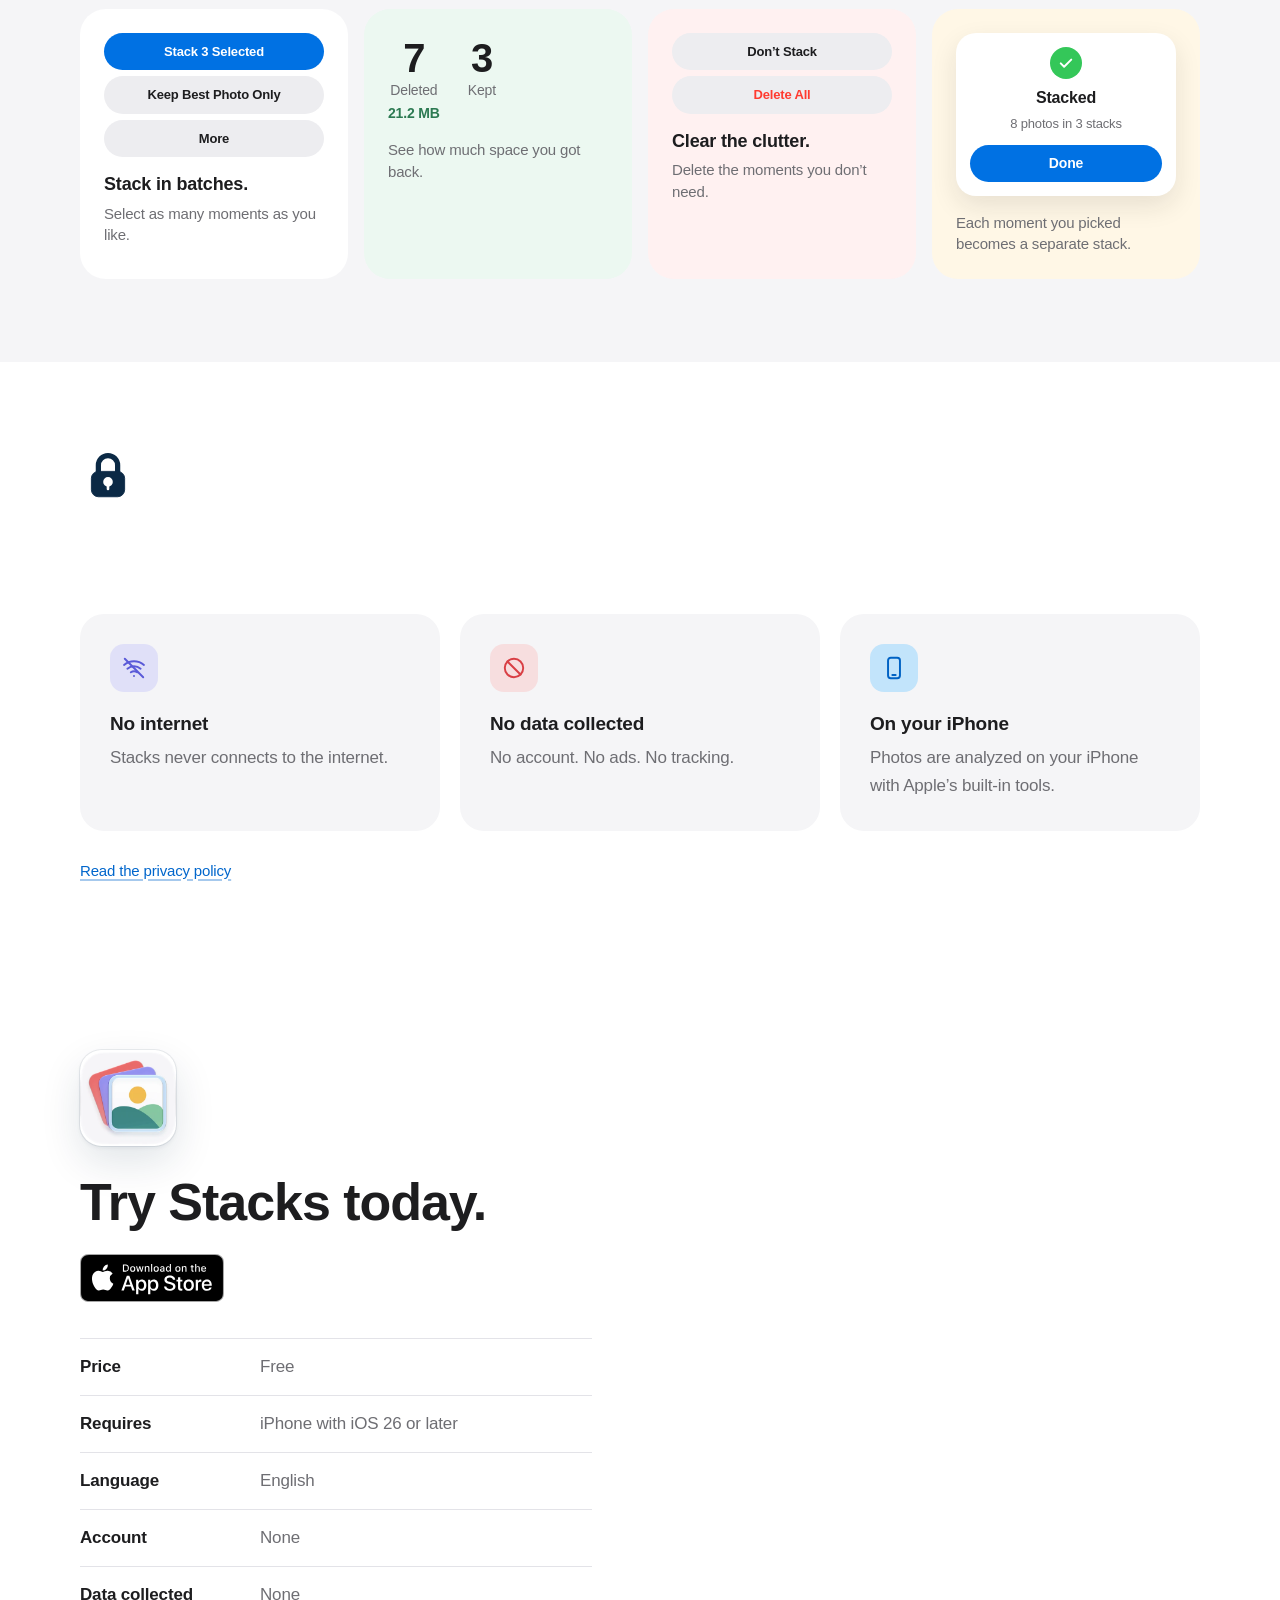
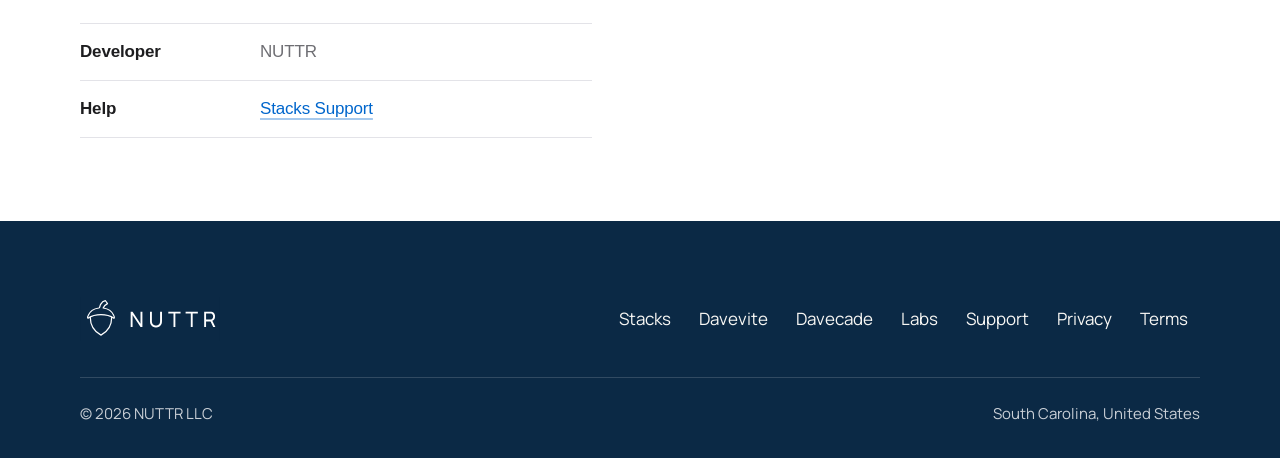
<file: stacks/index.html>
<!doctype html>
<html lang="en">
<head>
  <meta charset="utf-8">
  <meta name="viewport" content="width=device-width, initial-scale=1">
  <title>Stacks for iPhone – The best of every moment</title>
  <meta name="description" content="Stacks finds the best photo from every moment and helps you clear the rest. Free and private. Now on the App Store.">
  <meta name="theme-color" content="#F8F7F4">
  <meta name="color-scheme" content="light">
  <meta property="og:type" content="website">
  <meta property="og:site_name" content="NUTTR">
  <meta property="og:title" content="Stacks for iPhone">
  <meta property="og:description" content="We all take a few extra photos to get the right one. Stacks finds the best, puts it on top and helps you clear the rest. Free and private.">
  <meta property="og:url" content="https://www.nuttr.co/stacks/">
  <meta property="og:image" content="https://www.nuttr.co/assets/share/stacks-share.png?v=3">
  <meta property="og:image:width" content="1200">
  <meta property="og:image:height" content="630">
  <meta property="og:image:alt" content="Stacks: the best of every moment. Now on the App Store.">
  <meta name="twitter:card" content="summary_large_image">
  <link rel="canonical" href="https://www.nuttr.co/stacks/">
  <script type="application/ld+json">{"@context": "https://schema.org", "@type": "SoftwareApplication", "name": "Stacks", "operatingSystem": "iOS", "applicationCategory": "MultimediaApplication", "url": "https://www.nuttr.co/stacks/", "installUrl": "https://apps.apple.com/app/id6818307788", "offers": {"@type": "Offer", "price": "0", "priceCurrency": "USD"}, "publisher": {"@type": "Organization", "name": "NUTTR", "url": "https://www.nuttr.co/"}}</script>
  <link rel="icon" href="../assets/stacks/favicon.ico" sizes="32x32">
  <link rel="icon" href="../assets/stacks/favicon.svg" type="image/svg+xml">
  <link rel="apple-touch-icon" href="../assets/stacks/apple-touch-icon.png">
  <link rel="preload" href="../assets/fonts/Manrope-VariableFont_wght.woff2" as="font" type="font/woff2" crossorigin>
  <link rel="stylesheet" href="../assets/css/site.css?v=2026-11-12">
<script>if(!matchMedia('(prefers-reduced-motion: reduce)').matches){document.documentElement.classList.add('arrive-on');setTimeout(function(){if(!window.__arrive)document.documentElement.classList.remove('arrive-on')},3000)}</script>
</head>
<body class="stacks-page">
  <a class="skip-link" href="#main">Skip to main content</a>

  <header class="site-header">
    <div class="container">
      <a class="brand" href="../"><img src="../assets/brand/NUTTR_Logo_Horizontal_Primary_Navy.svg" width="152" height="47" alt="NUTTR home"></a>
      <nav class="site-nav" aria-label="Main">
        <ul>
          <li class="nav-menu nav-menu--current">
            <details>
              <summary>Apps</summary>
              <ul class="nav-menu-panel">
                <li><a href="../stacks/" aria-current="page"><img src="../assets/stacks/stacks-icon-160.webp" width="28" height="28" alt="">Stacks</a></li>
                <li><a href="../davevite/"><img src="../assets/davevite/davevite-icon-160.webp" width="28" height="28" alt="">Davevite</a></li>
                <li><a href="../davecade/"><img src="../assets/davecade/davecade-icon-160.webp" width="28" height="28" alt="">Davecade</a></li>
              </ul>
            </details>
          </li>
          <li class="nav-menu">
            <details>
              <summary>Labs</summary>
              <ul class="nav-menu-panel">
                <li><a href="../fittr/"><img src="../assets/fittr/fittr-icon-160.webp" width="28" height="28" alt="">FITTR</a></li>
                <li><a href="../hudmap/"><img src="../assets/hudmap/hudmap-icon-160.webp" width="28" height="28" alt="">HUD Map</a></li>
                <li><a href="../menumaid/"><img src="../assets/menumaid/menumaid-icon-160.webp" width="28" height="28" alt="">Menu Maid</a></li>
              </ul>
            </details>
          </li>
        </ul>
      </nav>
    </div>
  </header>

  <main id="main">
    <section class="s-hero" aria-labelledby="stacks-title">
      <div class="container s-hero-grid">
        <div class="s-hero-copy">
          <img class="s-hero-art" src="../assets/stacks/stacks-art-320.webp" srcset="../assets/stacks/stacks-art-160.webp 160w, ../assets/stacks/stacks-art-320.webp 320w, ../assets/stacks/stacks-art-480.webp 480w" sizes="(min-width: 880px) 112px, 88px" width="2048" height="2048" alt="">
          <p class="s-pill">Now on the App Store</p>
          <h1 id="stacks-title">Stacks</h1>
          <p class="s-tagline">The best of every moment.</p>
          <p class="s-lead">We all take a few extra photos to get the right one. Stacks finds the best, puts it on top and helps you clear the rest.</p>
          <p class="s-meta"><span>iPhone</span> · <span>iOS 26 or later</span></p>
          <div class="s-actions">
            <a class="app-store-badge" href="https://apps.apple.com/app/id6818307788"><img src="../assets/badges/download-on-the-app-store.svg" width="120" height="40" alt="Download on the App Store"></a>
            <a class="s-button s-button--secondary" href="#tour">How Stacks works</a>
          </div>
          <p class="s-beta">New features come to the beta first. <a href="https://testflight.apple.com/join/89amAEEH">Join on TestFlight ›</a></p>
        </div>
        <div class="s-visual">
          <!-- Screenshot 01 -->
          <figure class="s-shot">
            <img class="f-device" src="../assets/stacks/01-welcome-600.webp" srcset="../assets/stacks/01-welcome-400.webp 400w, ../assets/stacks/01-welcome-600.webp 600w, ../assets/stacks/01-welcome-900.webp 900w" sizes="(min-width: 1155px) 313px, (min-width: 880px) 27.1vw, (min-width: 455px) 313px, 68.8vw" width="1470" height="3000" fetchpriority="high" alt="The Stacks welcome screen: Welcome to Stacks. The best of every moment. Picked for you, Swipe to sort, Clean Up, No surprises, No second library and Private, each with a line about it, and a Continue button.">
          </figure>
        </div>
      </div>
    </section>

    <section class="s-promise" aria-label="Free and private">
      <div class="container s-promise-grid">
        <div class="s-promise-item">
          <h2>Free.</h2>
          <p>No ads, no subscriptions, no in-app purchases.</p>
        </div>
        <div class="s-promise-item">
          <h2>Private.</h2>
          <p>Stacks doesn’t collect, share or see your photos.</p>
        </div>
      </div>
    </section>


    <section class="s-section s-section--gray" id="tour" aria-labelledby="tour-title">
      <div class="container">
        <div class="s-head">
          <h2 id="tour-title">Pick. Swipe. Stack.</h2>
        </div>
      </div>
      <div class="container">
        <div class="step-tour" data-step-tour>
          <ol class="step-list"><li><button type="button" aria-expanded="false"><span class="step-n">1</span>Moments</button><div class="step-more"><div><p>Stacks finds the photos that look alike and keeps them together.</p><div class="step-bar"><i></i></div></div></div></li><li><button type="button" aria-expanded="false"><span class="step-n">2</span>Swipe</button><div class="step-more"><div><p>Swipe to keep the good ones and delete the rest.</p><div class="step-bar"><i></i></div></div></div></li><li><button type="button" aria-expanded="false"><span class="step-n">3</span>Cover photo</button><div class="step-more"><div><p>The best photo always goes on top.</p><div class="step-bar"><i></i></div></div></div></li><li><button type="button" aria-expanded="false"><span class="step-n">4</span>Stacked</button><div class="step-more"><div><p>The photos you keep become one burst that takes up a single spot in your library.</p><div class="step-bar"><i></i></div></div></div></li></ol>
          <div class="step-stage"><div class="st-scene" role="img" aria-label="Four photos of a dog in tulips come together as one moment, fan out with the best photo first, one extra photo goes, and the rest become one stack with the best photo on top."><figure class="st-card c1"><img src="../assets/stacks/stack-scene-1-300.webp" srcset="../assets/stacks/stack-scene-1-300.webp 300w, ../assets/stacks/stack-scene-1-600.webp 600w" sizes="160px" width="600" height="800" loading="lazy" decoding="async" alt=""><i class="st-star"><svg viewBox="0 0 24 24"><path d="m12 3.8 2.5 5.1 5.6.8-4 3.9.9 5.6-5-2.6-5 2.6.9-5.6-4-3.9 5.6-.8z"/></svg></i><i class="st-count"><svg viewBox="0 0 24 24"><path d="M12 4 3.5 8.5 12 13l8.5-4.5z"/><path d="m3.5 12.5 8.5 4.5 8.5-4.5"/></svg>3</i></figure><figure class="st-card c2"><img src="../assets/stacks/stack-scene-2-300.webp" srcset="../assets/stacks/stack-scene-2-300.webp 300w, ../assets/stacks/stack-scene-2-600.webp 600w" sizes="160px" width="600" height="800" loading="lazy" decoding="async" alt=""></figure><figure class="st-card c3"><img src="../assets/stacks/stack-scene-3-300.webp" srcset="../assets/stacks/stack-scene-3-300.webp 300w, ../assets/stacks/stack-scene-3-600.webp 600w" sizes="160px" width="600" height="800" loading="lazy" decoding="async" alt=""></figure><figure class="st-card c4"><img src="../assets/stacks/stack-scene-4-300.webp" srcset="../assets/stacks/stack-scene-4-300.webp 300w, ../assets/stacks/stack-scene-4-600.webp 600w" sizes="160px" width="600" height="800" loading="lazy" decoding="async" alt=""><i class="st-trash"><svg viewBox="0 0 24 24"><path d="M4.5 7h15"/><path d="M9.5 7V4.5h5V7"/><path d="m6.5 7 1 13h9l1-13"/></svg></i></figure><div class="st-library" aria-hidden="true"><img src="../assets/stacks/stack-library-1.webp" width="240" height="320" loading="lazy" alt=""><img src="../assets/stacks/stack-library-2.webp" width="240" height="320" loading="lazy" alt=""><img src="../assets/stacks/stack-library-3.webp" width="240" height="320" loading="lazy" alt=""><img src="../assets/stacks/stack-library-4.webp" width="240" height="320" loading="lazy" alt=""><span></span><img src="../assets/stacks/stack-library-5.webp" width="240" height="320" loading="lazy" alt=""><img src="../assets/stacks/stack-library-6.webp" width="240" height="320" loading="lazy" alt=""><img src="../assets/stacks/stack-library-7.webp" width="240" height="320" loading="lazy" alt=""><img src="../assets/stacks/stack-library-8.webp" width="240" height="320" loading="lazy" alt=""></div></div></div>
        </div>
      </div>
    </section>
    <section class="s-section s-section--sky" id="clean-up" aria-labelledby="clean-up-title">
      <div class="container">
        <div class="s-head">
          <h2 id="clean-up-title">Clean up after yourself.</h2>
          <p>Clean Up puts screenshots, blurry photos and duplicates in piles you can clear in a few taps.</p>
        </div>
      </div>
      <div class="container">
        <div class="step-tour" data-step-tour>
          <ol class="step-list"><li><button type="button" aria-expanded="false"><span class="step-n">1</span>Piles</button><div class="step-more"><div><p>Screenshots sorted by app, like Messages, Social and Web.</p><div class="step-bar"><i></i></div></div></div></li><li><button type="button" aria-expanded="false"><span class="step-n">2</span>Swipe</button><div class="step-more"><div><p>Sort a pile as fast as you can swipe.</p><div class="step-bar"><i></i></div></div></div></li><li><button type="button" aria-expanded="false"><span class="step-n">3</span>Blurry</button><div class="step-more"><div><p>Blurry photos you’d never keep, found for you.</p><div class="step-bar"><i></i></div></div></div></li><li><button type="button" aria-expanded="false"><span class="step-n">4</span>Select</button><div class="step-more"><div><p>Clear a whole pile at once.</p><div class="step-bar"><i></i></div></div></div></li></ol>
          <div class="step-stage"><video class="f-device" src="../assets/stacks/cleanup-1.mp4" poster="../assets/stacks/cleanup-1-poster.webp" width="1470" height="3000" muted playsinline preload="none" aria-label="Stacks’ Clean Up tab scrolling past its piles: Messages, Social, Web, Documents, Blurry and Duplicates."></video><video class="f-device" src="../assets/stacks/cleanup-2.mp4" poster="../assets/stacks/cleanup-2-poster.webp" width="1470" height="3000" muted playsinline preload="none" aria-label="A screenshot of a group chat in the Messages pile kept with a swipe right, then two more swiped away."></video><video class="f-device" src="../assets/stacks/cleanup-3.mp4" poster="../assets/stacks/cleanup-3-poster.webp" width="1470" height="3000" muted playsinline preload="none" aria-label="The Blurry pile opening from the Clean Up tab."></video><video class="f-device" src="../assets/stacks/cleanup-4.mp4" poster="../assets/stacks/cleanup-4-poster.webp" width="1470" height="3000" muted playsinline preload="none" aria-label="Select on the Clean Up tab: the Blurry and Duplicates piles picked, then Keep 16 and Delete 16."></video></div>
        </div>
      </div>
    </section>

    <section class="s-section" id="features" aria-labelledby="features-title">
      <div class="container s-stacking s-score">
          <div>
            <div class="s-head">
              <h2 id="features-title">Knows a good photo when it sees one.</h2>
              <p>Stacks adds its own layer to the image analysis built into iPhone. Stacks scores the photos in a moment to find open eyes, smiles, a sharp subject and the clearest copy of a document. Everything runs on your iPhone.</p>
            </div>
            <div class="s-score-lists">
              <div class="s-score-list s-score-list--up">
                <h4>Raises the score</h4>
                <ul role="list">
                  <li>Smiles</li>
                  <li>Faces turned toward you</li>
                  <li>A cat or dog looking at the camera</li>
                  <li>Readable text on a document</li>
                </ul>
              </div>
              <div class="s-score-list s-score-list--down">
                <h4>Lowers the score</h4>
                <ul role="list">
                  <li>Closed eyes</li>
                  <li>Blur on the subject</li>
                  <li>Haze or smudges</li>
                  <li>A duplicate of another photo</li>
                </ul>
              </div>
            </div>
          </div>
          <!-- Screenshot 21 -->
          <figure class="s-shot s-shot--side">
            <img class="f-device" src="../assets/stacks/21-score-breakdown-600.webp" srcset="../assets/stacks/21-score-breakdown-400.webp 400w, ../assets/stacks/21-score-breakdown-600.webp 600w, ../assets/stacks/21-score-breakdown-900.webp 900w" sizes="(min-width: 1124px) 281px, (min-width: 916px) 25vw, 229px" width="1470" height="3000" loading="lazy" decoding="async" alt="What Stacks Sees for a group photo: each face outlined, with 4 people, eyes open, everyone facing the camera and 4 of 4 smiling.">
          </figure>
      </div>
    </section>


    <section class="s-section s-section--sky" id="stacking" aria-labelledby="stacking-title">
      <div class="container s-stacking">
        <div>
          <div class="s-head">
            <h2 id="stacking-title">You decide what’s deleted.</h2>
          </div>
          <ul class="s-howlist" role="list">
            <li>
              <span class="s-icon s-icon--white" aria-hidden="true"><svg viewBox="0 0 24 24"><path d="M12 3.5 3.5 7.8 12 12l8.5-4.2z"/><path d="M3.5 12 12 16.3l8.5-4.3"/><path d="M3.5 16.2 12 20.5l8.5-4.3"/></svg></span>
              <div>
                <h3>Your photos are copied into one stack</h3>
                <p>Each copy keeps its date, place, favorite, caption and albums.</p>
              </div>
            </li>
            <li class="s-howlist-solo">
              <span class="s-icon s-icon--white" aria-hidden="true"><svg viewBox="0 0 24 24"><path d="M12 3.5l2.6 5.3 5.9.9-4.3 4.1 1 5.8L12 16.9l-5.2 2.7 1-5.8-4.3-4.1 5.9-.9z"/></svg></span>
              <div>
                <h3>Cover photo goes on top</h3>
              </div>
            </li>
            <li>
              <span class="s-icon s-icon--white" aria-hidden="true"><svg viewBox="0 0 24 24"><path d="M9 14.5 4.5 10 9 5.5"/><path d="M4.5 10h10a5 5 0 0 1 0 10H11"/></svg></span>
              <div>
                <h3>Unstack anytime</h3>
                <p>The photos become separate again.</p>
              </div>
            </li>
            <li class="s-howlist-key">
              <span class="s-icon s-icon--white" aria-hidden="true"><svg viewBox="0 0 24 24"><path d="M4.5 7h15"/><path d="M9.5 7V5.5A1.5 1.5 0 0 1 11 4h2a1.5 1.5 0 0 1 1.5 1.5V7"/><path d="M6.5 7l.9 11.2A2 2 0 0 0 9.4 20h5.2a2 2 0 0 0 2-1.8L17.5 7"/><path d="M10.2 10.5v6M13.8 10.5v6"/></svg></span>
              <div>
                <h3>iOS asks before deleting</h3>
                <p>iOS removes only the separate photos, which are already in the stack. Deleted photos stay in Recently Deleted for 30 days.</p>
              </div>
            </li>
          </ul>
        </div>
        <!-- Screenshot 08 -->
        <figure class="s-shot s-shot--side s-shot--duo">
          <img class="f-device" src="../assets/stacks/08-how-stacking-works-duo-600.webp" srcset="../assets/stacks/08-how-stacking-works-duo-400.webp 400w, ../assets/stacks/08-how-stacking-works-duo-600.webp 600w, ../assets/stacks/08-how-stacking-works-duo-900.webp 900w" sizes="(min-width: 1124px) 301px, (min-width: 916px) 27vw, 245px" width="1574" height="2194" loading="lazy" decoding="async" alt="The How Stacking Works page on a folded iPhone Duo, shown before a first stack. It shows a moment’s photos becoming one stack, then four points: your photos are copied into one stack, the cover photo goes on top, unstack anytime, and tap Delete when iOS asks. A Continue button is at the bottom.">
        </figure>
      </div>
    </section>

    <section class="s-section s-section--gray" id="tips" aria-labelledby="tips-title">
      <!-- The tips as a bento grid. The menus and buttons are drawn with the app's own words; the two rows of photos are
           cut from screenshot 26. -->
      <div class="container">
        <div class="s-head">
          <h2 id="tips-title">Make short work of a long camera roll.</h2>
        </div>
        <div class="bento">
          <div class="bento-t bento-t--wide st-keep"><div class="st-rows" aria-hidden="true"><p>Aug 27, 2026 at 11:38 AM</p><img src="../assets/stacks/keep-best-sunset-708.webp" srcset="../assets/stacks/keep-best-sunset-708.webp 708w, ../assets/stacks/keep-best-sunset-1062.webp 1062w" sizes="(min-width: 1100px) 300px, (min-width: 600px) 50vw, 85vw" width="1062" height="252" loading="lazy" decoding="async" alt=""><p>Mar 28, 2025 at 12:21 PM</p><img src="../assets/stacks/keep-best-tulips-708.webp" srcset="../assets/stacks/keep-best-tulips-708.webp 708w, ../assets/stacks/keep-best-tulips-1062.webp 1062w" sizes="(min-width: 1100px) 300px, (min-width: 600px) 50vw, 85vw" width="1062" height="252" loading="lazy" decoding="async" alt=""></div><div><h3>Keep only the best.</h3><p>See exactly what stays and what goes before anything is deleted.</p></div></div>
          <div class="bento-t st-sort"><ul class="st-menu" aria-hidden="true"><li><span></span>Newest First</li><li><svg viewBox="0 0 24 24" aria-hidden="true"><path d="m5 12.5 4.5 4.5L19 7.5"/></svg>Most Photos First</li></ul><h3>Biggest moments first.</h3><p>Start where the extra photos pile up.</p></div>
          <div class="bento-t st-hold"><ul class="st-menu" aria-hidden="true"><li><svg viewBox="0 0 24 24" aria-hidden="true"><path d="M12 4 3.5 8.5 12 13l8.5-4.5z"/><path d="m3.5 12.5 8.5 4.5 8.5-4.5"/><path d="m3.5 16.5 8.5 4.5 8.5-4.5"/></svg>Stack</li><li><svg viewBox="0 0 24 24" aria-hidden="true"><path d="m12 3.8 2.5 5.1 5.6.8-4 3.9.9 5.6-5-2.6-5 2.6.9-5.6-4-3.9 5.6-.8z"/></svg>Keep Best Photo Only</li><li><svg viewBox="0 0 24 24" aria-hidden="true"><rect x="4" y="8" width="12" height="12" rx="2"/><path d="M8 4.5h9.5a2 2 0 0 1 2 2V16"/></svg>Don’t Stack</li><li><svg viewBox="0 0 24 24" aria-hidden="true"><rect x="3.5" y="5" width="17" height="14" rx="2.5"/><circle cx="9" cy="10" r="1.6"/><path d="m4 17.5 5-4.5 4 3.5 3-2.5 4 3.5"/></svg>Show in Photos</li><li class="st-line st-red"><svg viewBox="0 0 24 24" aria-hidden="true"><path d="M4.5 7h15"/><path d="M9.5 7V4.5h5V7"/><path d="m6.5 7 1 13h9l1-13"/></svg>Delete All</li></ul><h3>Press and hold.</h3><p>Stack, keep the best photo or delete without opening a moment.</p></div>
          <div class="bento-t st-batch"><div class="st-buttons" aria-hidden="true"><span class="st-blue">Stack 3 Selected</span><span>Keep Best Photo Only</span><span>More</span></div><div><h3>Stack in batches.</h3><p>Select as many moments as you like.</p></div></div>
          <div class="bento-t st-space"><div class="st-done" aria-hidden="true"><div><b>7</b><span>Deleted</span><em>21.2 MB</em></div><div><b>3</b><span>Kept</span></div></div><p>See how much space you got back.</p></div>
          <div class="bento-t st-clear"><div class="st-buttons" aria-hidden="true"><span>Don’t Stack</span><span class="st-red">Delete All</span></div><h3>Clear the clutter.</h3><p>Delete the moments you don’t need.</p></div>
          <div class="bento-t st-stacked"><div class="st-sheet" aria-hidden="true"><i><svg viewBox="0 0 24 24" aria-hidden="true"><path d="m5 12.5 4.5 4.5L19 7.5"/></svg></i><b>Stacked</b><span>8 photos in 3 stacks</span><span class="st-done-button">Done</span></div><p>Each moment you picked becomes a separate stack.</p></div>
        </div>
      </div>
    </section>

    <section class="s-section" id="privacy" aria-labelledby="privacy-title">
      <div class="container">
        <div class="s-head">
          <svg class="lock-moment" viewBox="0 0 64 64" aria-hidden="true"><path class="lock-shackle" d="M21 30v-8a11 11 0 0 1 22 0v8"/><rect x="13" y="29" width="38" height="29" rx="8"/><circle cx="32" cy="41" r="4"/><path d="M32 43v6"/></svg><h2 id="privacy-title">Completely private.</h2>
        </div>
        <div class="s-features s-features--four">
          <div class="s-feature">
            <span class="s-icon s-icon--periwinkle" aria-hidden="true"><svg viewBox="0 0 24 24"><path d="M2.8 9.2a14 14 0 0 1 18.4 0M5.9 12.6a9.4 9.4 0 0 1 12.2 0M9.1 16a4.8 4.8 0 0 1 5.8 0"/><path d="M12 19.3h.01"/><path d="M3.5 3.5l17 17"/></svg></span>
            <h3>No internet</h3>
            <p>Stacks never connects to the internet.</p>
          </div>
          <div class="s-feature">
            <span class="s-icon s-icon--coral" aria-hidden="true"><svg viewBox="0 0 24 24"><circle cx="12" cy="12" r="8.5"/><path d="M6 6l12 12"/></svg></span>
            <h3>No data collected</h3>
            <p>No account. No ads. No tracking.</p>
          </div>
          <div class="s-feature">
            <span class="s-icon s-icon--sky" aria-hidden="true"><svg viewBox="0 0 24 24"><rect x="6.5" y="2.5" width="11" height="19" rx="2.5"/><path d="M10.5 18.5h3"/></svg></span>
            <h3>On your iPhone</h3>
            <p>Photos are analyzed on your iPhone with Apple’s built-in tools.</p>
          </div>
        </div>
        <p class="s-note"><a href="../privacy#stacks">Read the privacy policy</a></p>
      </div>
    </section>


    <section class="s-section s-cta" id="details" aria-labelledby="cta-title">
      <div class="container s-cta-grid">
        <div>
          <img class="app-icon s-cta-icon" src="../assets/stacks/stacks-icon-320.webp" width="96" height="96" alt="Stacks app icon">
          <h2 id="cta-title">Try Stacks today.</h2>
          <div class="s-actions s-cta-actions">
            <a class="app-store-badge" href="https://apps.apple.com/app/id6818307788"><img src="../assets/badges/download-on-the-app-store.svg" width="120" height="40" alt="Download on the App Store"></a>
          </div>
          <dl class="s-facts s-cta-facts">
            <div><dt>Price</dt><dd>Free</dd></div>
            <div><dt>Requires</dt><dd>iPhone with iOS 26 or later</dd></div>
            <div><dt>Language</dt><dd>English</dd></div>
            <div><dt>Account</dt><dd>None</dd></div>
            <div><dt>Data collected</dt><dd>None</dd></div>
            <div><dt>Developer</dt><dd>NUTTR</dd></div>
            <div><dt>Help</dt><dd><a href="../support">Stacks Support</a></dd></div>
          </dl>
        </div>
      </div>
    </section>
  </main>

  <footer class="site-footer">
    <div class="container">
      <div class="footer-top">
        <a class="footer-brand" href="../"><img src="../assets/brand/NUTTR_Logo_Horizontal_Reversed_OnNavy.svg" width="140" height="43" alt="NUTTR home"></a>
        <nav class="footer-nav" aria-label="Footer">
          <ul>
            <li><a href="../stacks/" aria-current="page">Stacks</a></li>
            <li><a href="../davevite/">Davevite</a></li>
            <li><a href="../davecade/">Davecade</a></li>
            <li><a href="../#projects">Labs</a></li>
            <li><a href="../support">Support</a></li>
            <li><a href="../privacy">Privacy</a></li>
            <li><a href="../terms">Terms</a></li>
          </ul>
        </nav>
      </div>
      <div class="footer-bottom">
        <p>© 2026 NUTTR LLC</p>
        <p>South Carolina, United States</p>
      </div>
    </div>
  </footer>
  <script>
    // Apps and Labs menus: close one on a click elsewhere or Escape.
    document.addEventListener('click', e => document.querySelectorAll('.nav-menu details[open]').forEach(d => { if (!d.contains(e.target)) d.open = false; }));
    document.addEventListener('keydown', e => { if (e.key === 'Escape') document.querySelectorAll('.nav-menu details[open]').forEach(d => { d.open = false; }); });
  </script>
  <script src="../assets/js/modules.js?v=2026-10-29" defer></script>
</body>
</html>
</file>
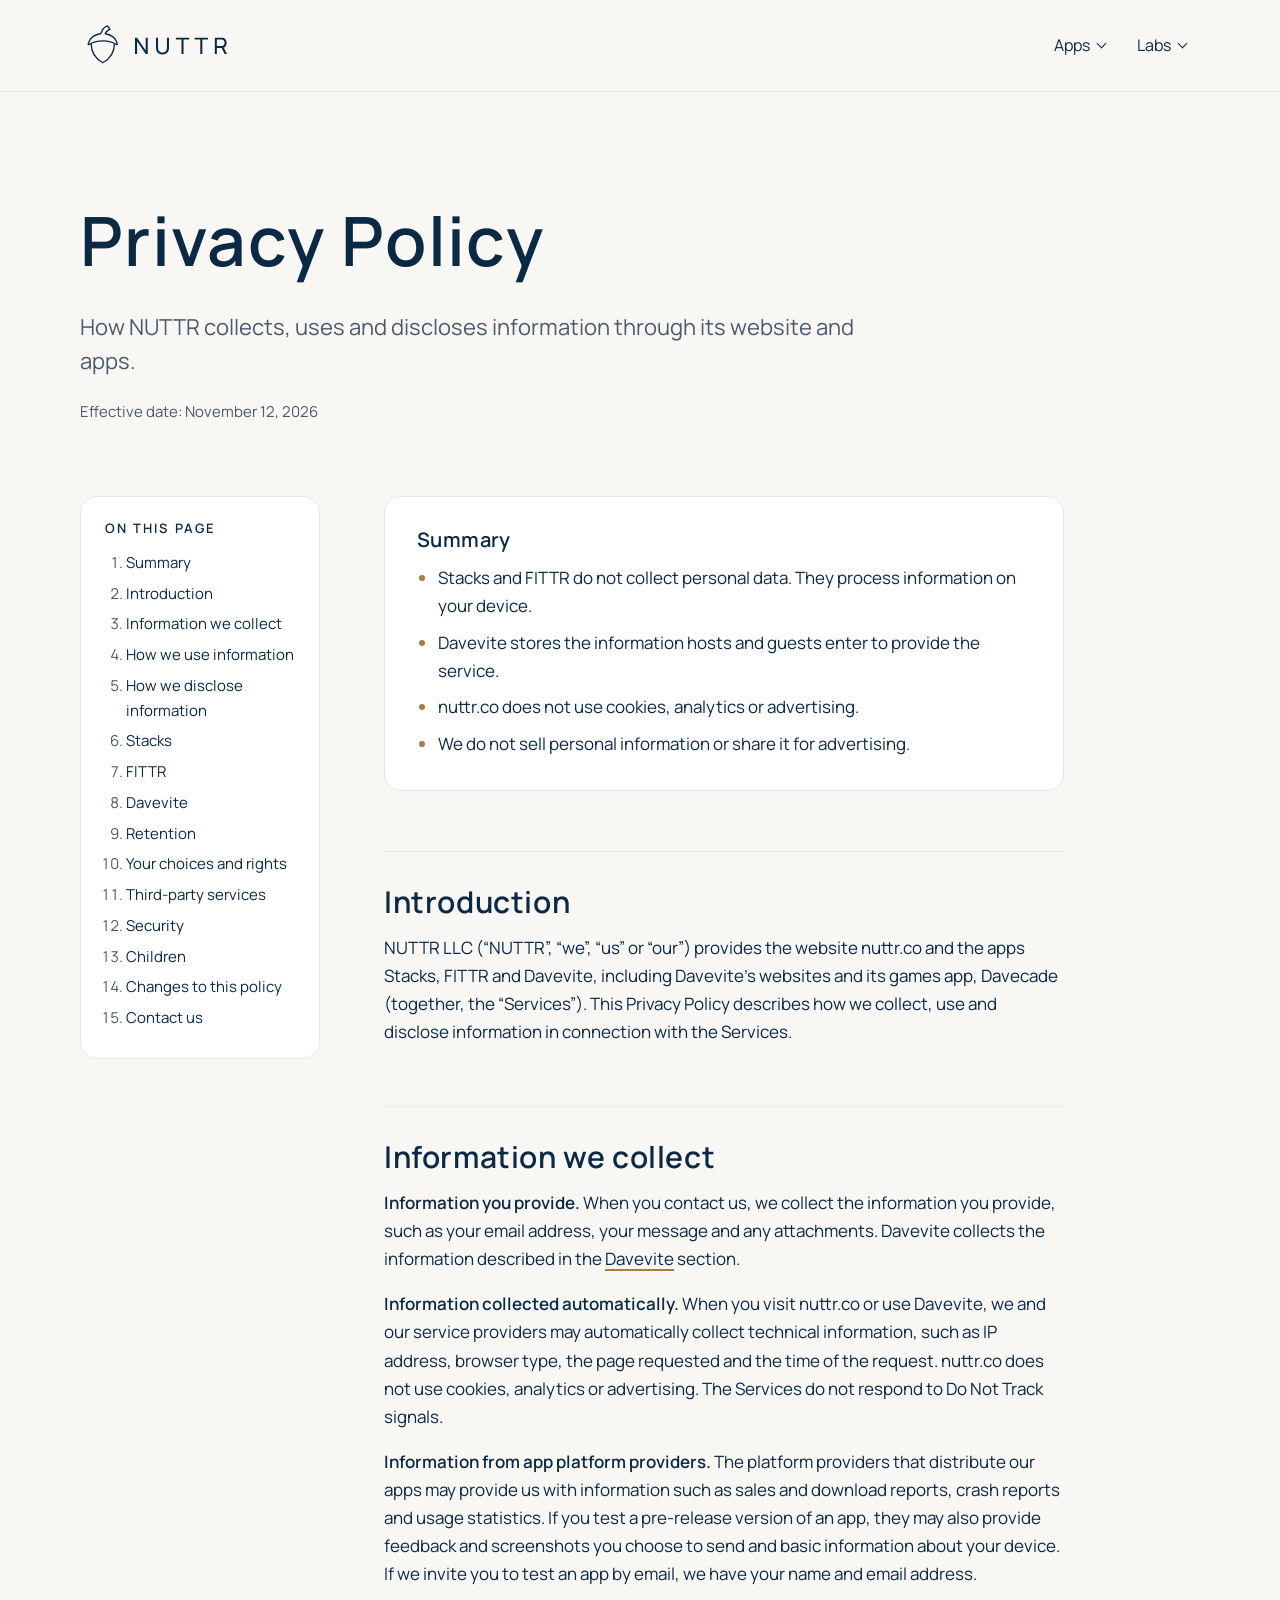
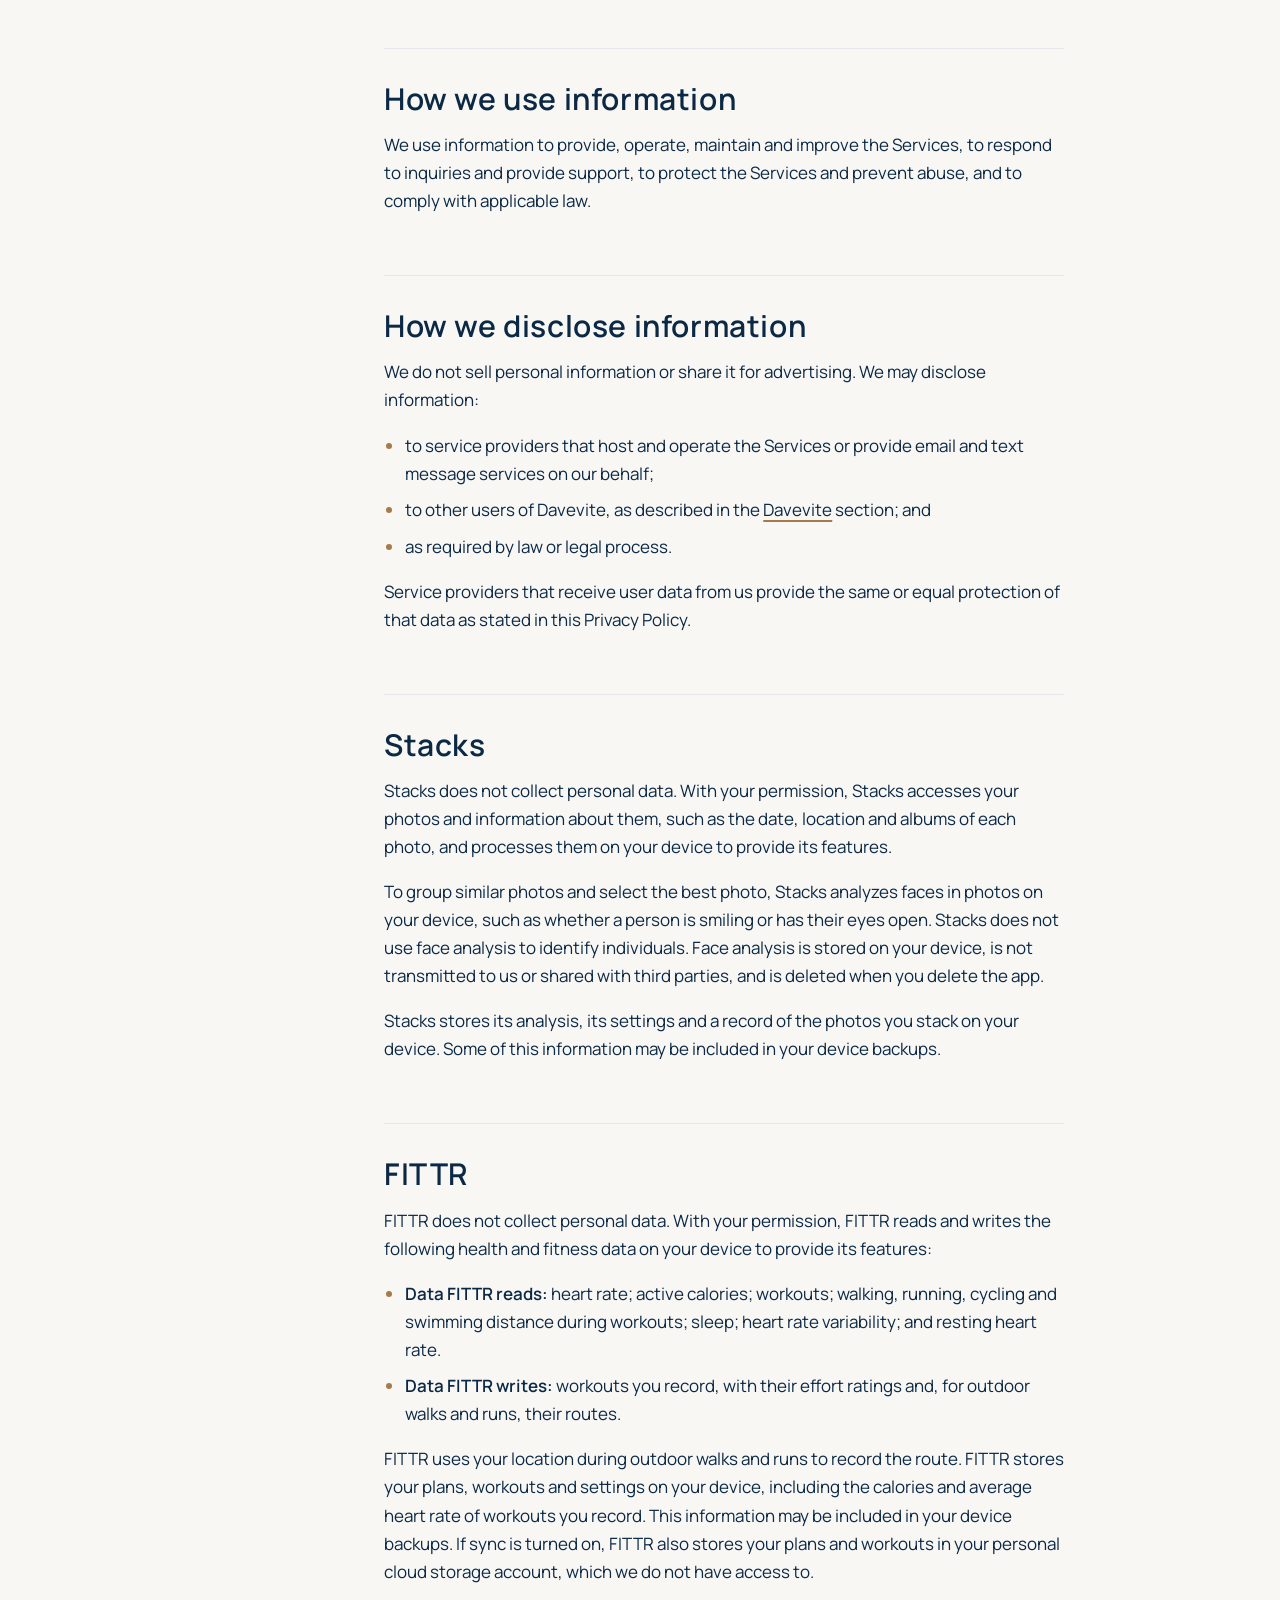
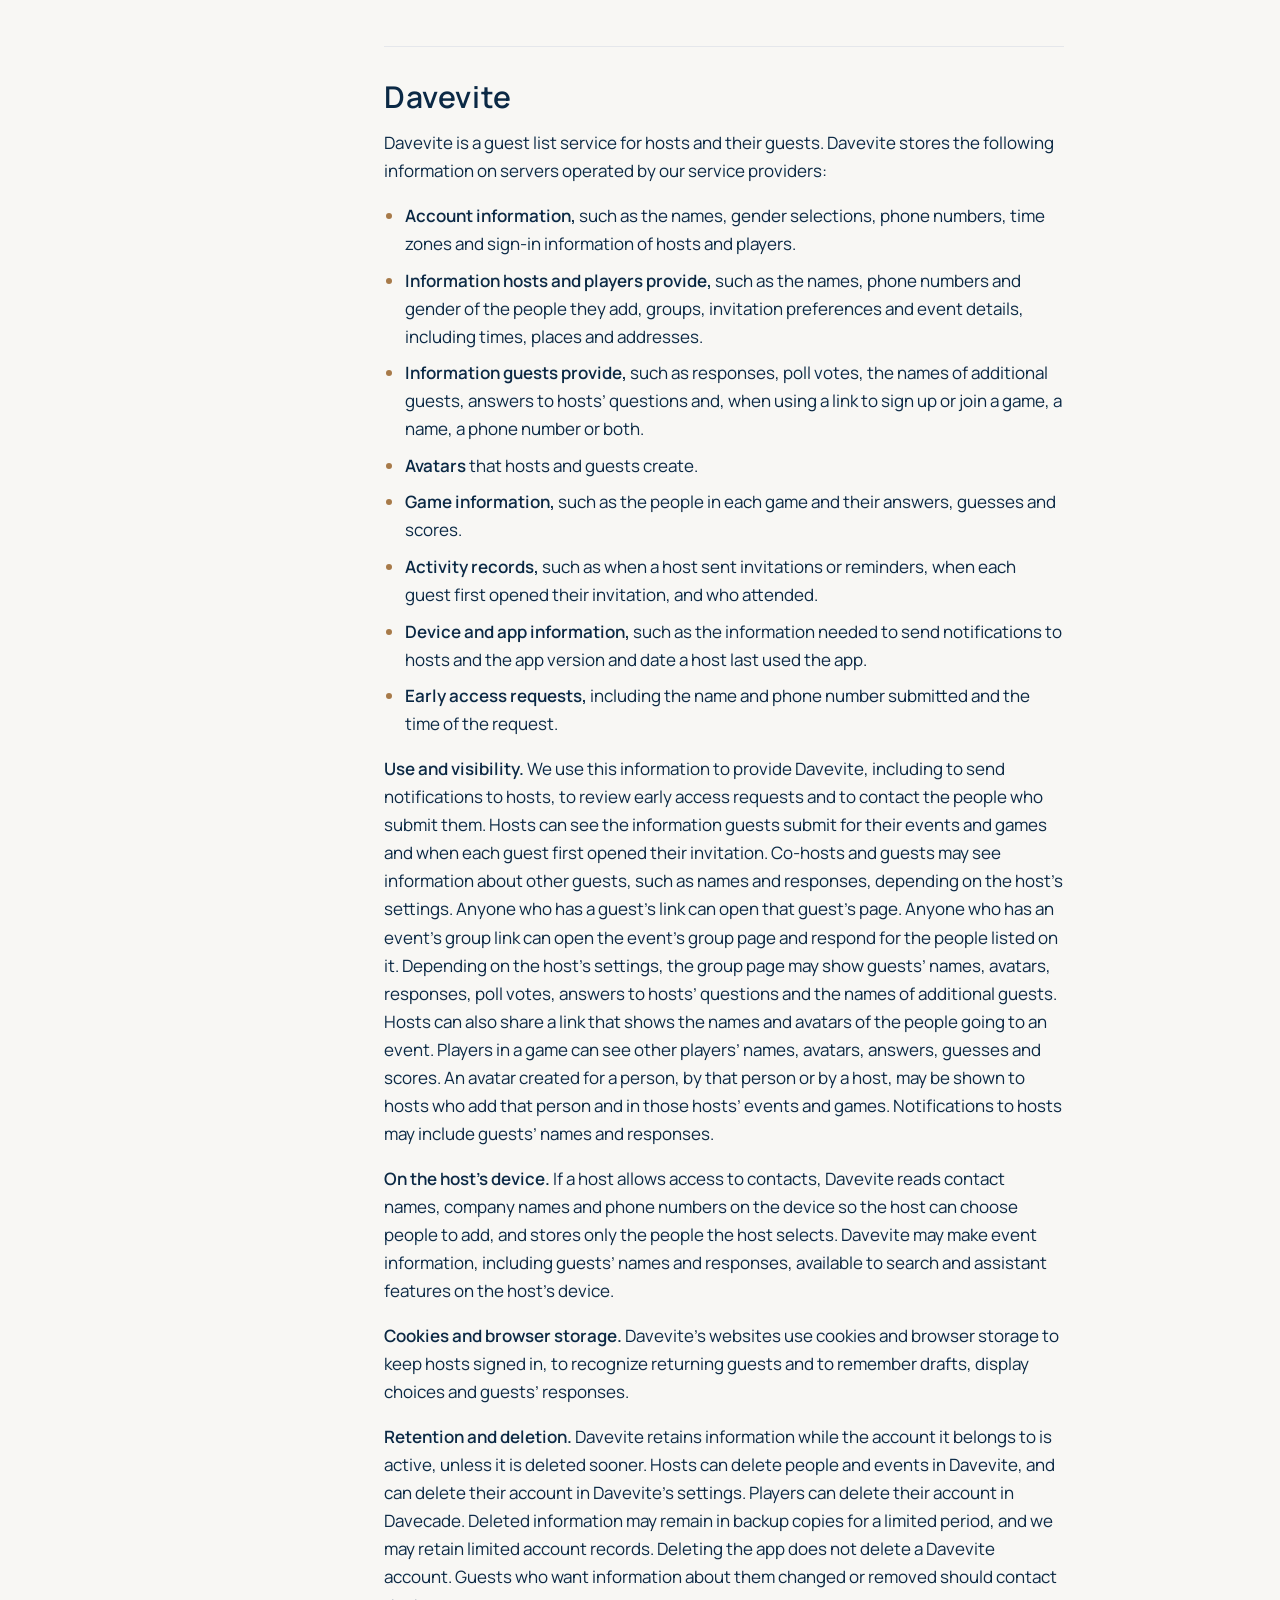
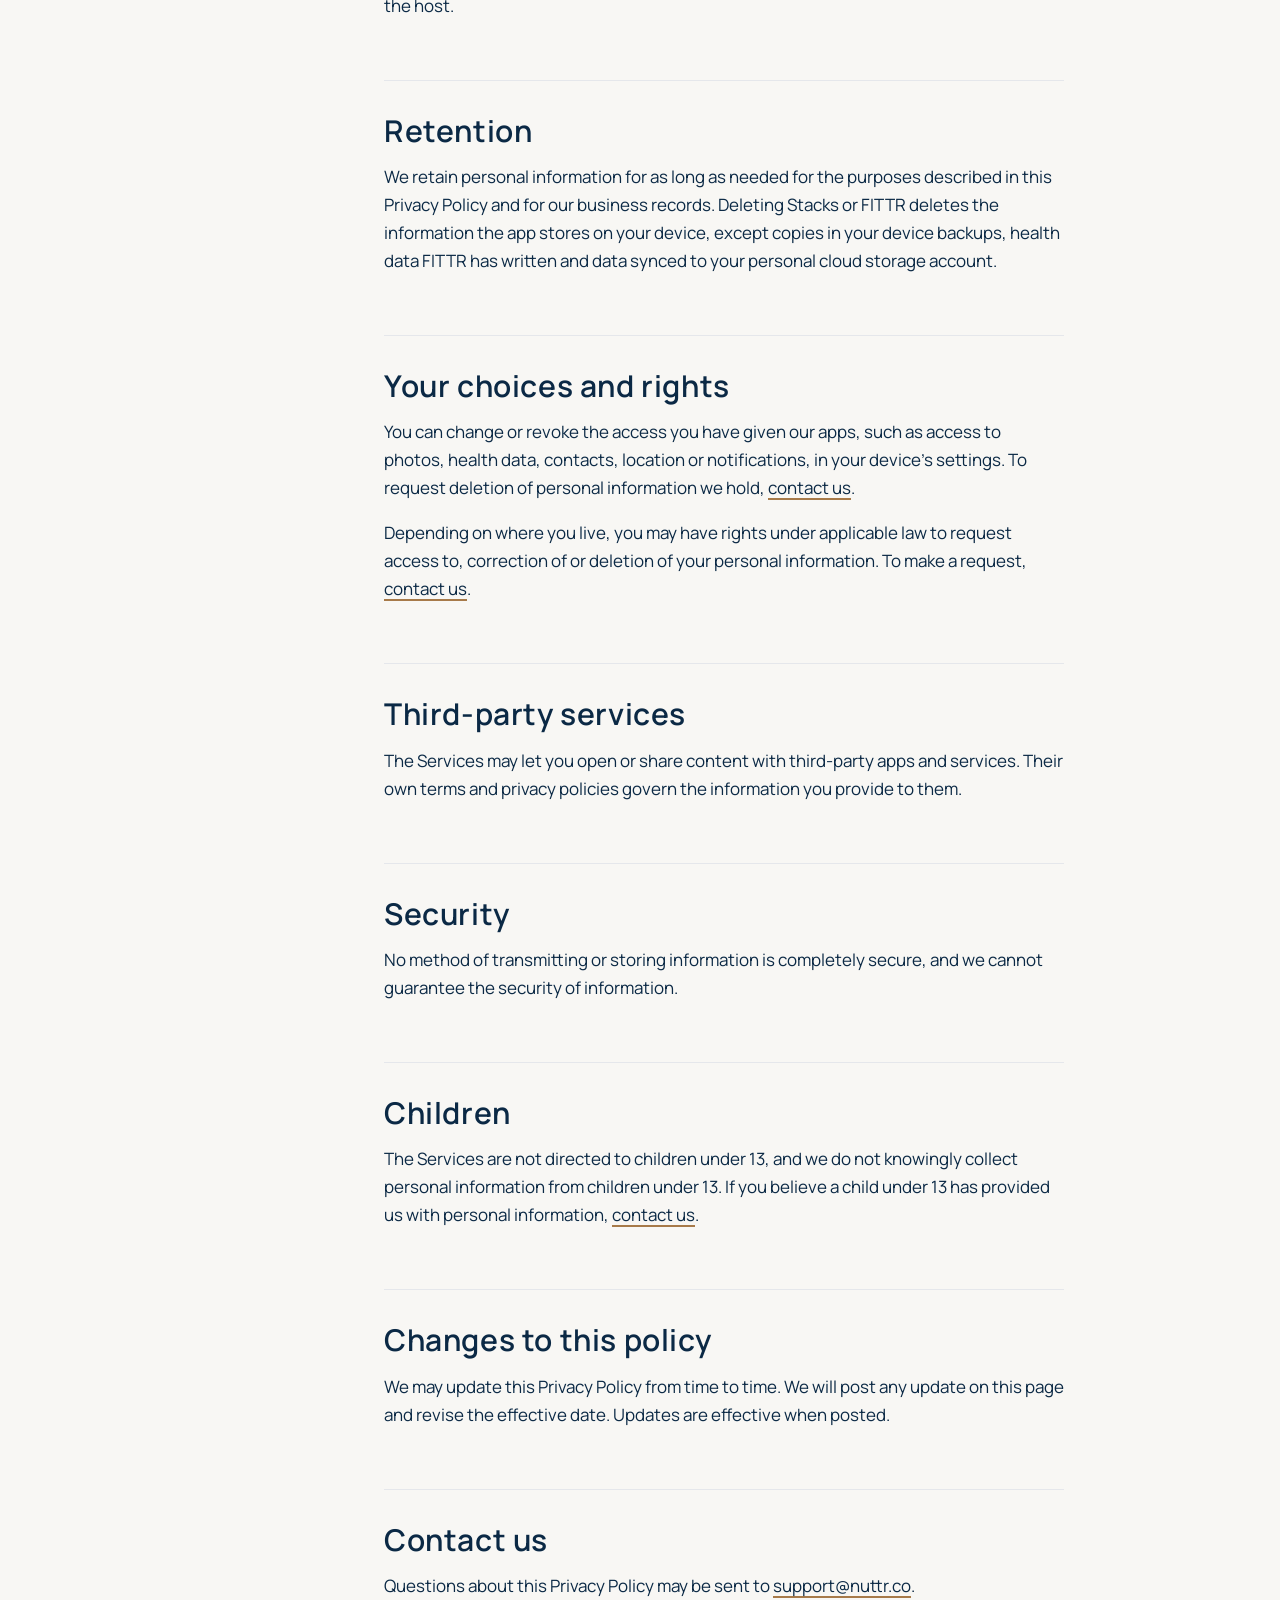
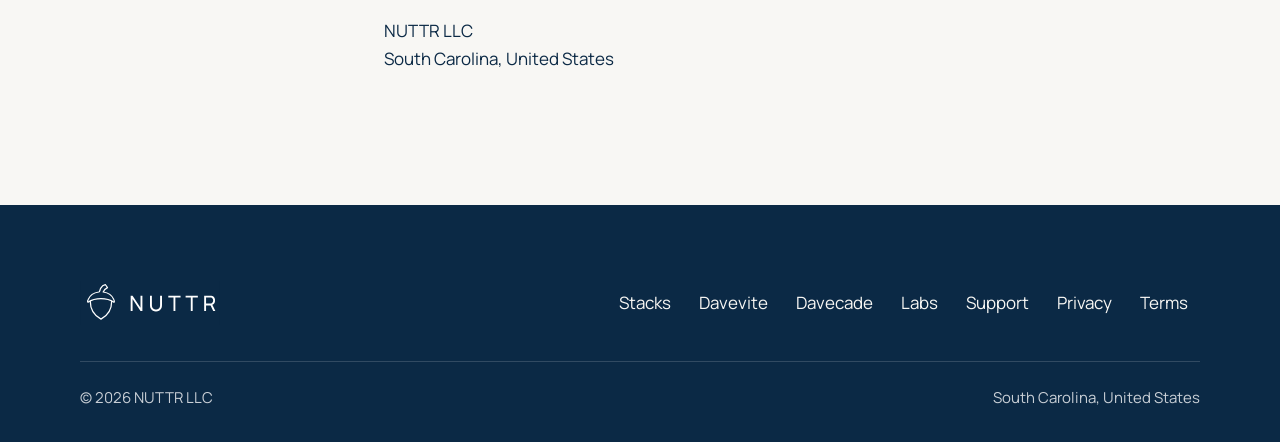
<file: privacy.html>
<!doctype html>
<html lang="en">
<head>
  <meta charset="utf-8">
  <meta name="viewport" content="width=device-width, initial-scale=1">
  <title>Privacy Policy – NUTTR</title>
  <meta name="description" content="NUTTR’s Privacy Policy for nuttr.co and its apps.">
  <meta name="theme-color" content="#F8F7F4">
  <meta name="color-scheme" content="light">
  <meta property="og:type" content="website">
  <meta property="og:site_name" content="NUTTR">
  <meta property="og:title" content="Privacy Policy – NUTTR">
  <meta property="og:description" content="NUTTR’s Privacy Policy for nuttr.co and its apps.">
  <meta property="og:url" content="https://www.nuttr.co/privacy">
  <meta property="og:image" content="https://www.nuttr.co/assets/share/nuttr-share.png">
  <meta property="og:image:width" content="1200">
  <meta property="og:image:height" content="630">
  <meta property="og:image:alt" content="NUTTR, with the icons of Stacks, FITTR, Davevite, HUD Map and Menu Maid.">
  <meta name="twitter:card" content="summary_large_image">
  <link rel="canonical" href="https://www.nuttr.co/privacy">
  <link rel="icon" href="favicon.ico" sizes="32x32">
  <link rel="icon" href="favicon.svg" type="image/svg+xml">
  <link rel="apple-touch-icon" href="apple-touch-icon.png">
  <link rel="preload" href="assets/fonts/Manrope-VariableFont_wght.woff2" as="font" type="font/woff2" crossorigin>
  <link rel="stylesheet" href="assets/css/site.css?v=2026-11-12">
</head>
<body>
  <a class="skip-link" href="#main">Skip to main content</a>

  <header class="site-header">
    <div class="container">
      <a class="brand" href="./"><img src="assets/brand/NUTTR_Logo_Horizontal_Primary_Navy.svg" width="152" height="47" alt="NUTTR home"></a>
      <nav class="site-nav" aria-label="Main">
        <ul>
          <li class="nav-menu">
            <details>
              <summary>Apps</summary>
              <ul class="nav-menu-panel">
                <li><a href="stacks/"><img src="assets/stacks/stacks-icon-160.webp" width="28" height="28" alt="">Stacks</a></li>
                <li><a href="davevite/"><img src="assets/davevite/davevite-icon-160.webp" width="28" height="28" alt="">Davevite</a></li>
                <li><a href="davecade/"><img src="assets/davecade/davecade-icon-160.webp" width="28" height="28" alt="">Davecade</a></li>
              </ul>
            </details>
          </li>
          <li class="nav-menu">
            <details>
              <summary>Labs</summary>
              <ul class="nav-menu-panel">
                <li><a href="fittr/"><img src="assets/fittr/fittr-icon-160.webp" width="28" height="28" alt="">FITTR</a></li>
                <li><a href="hudmap/"><img src="assets/hudmap/hudmap-icon-160.webp" width="28" height="28" alt="">HUD Map</a></li>
                <li><a href="menumaid/"><img src="assets/menumaid/menumaid-icon-160.webp" width="28" height="28" alt="">Menu Maid</a></li>
              </ul>
            </details>
          </li>
        </ul>
      </nav>
    </div>
  </header>

  <main id="main">
    <div class="container page-head">
      <h1>Privacy Policy</h1>
      <p class="lead">How NUTTR collects, uses and discloses information through its website and apps.</p>
      <p class="meta">Effective date: November 12, 2026</p>
    </div>

    <div class="container doc">
      <div class="doc-layout">
        <nav class="toc" aria-labelledby="toc-title">
          <h2 id="toc-title">On this page</h2>
          <ol>
            <li><a href="#summary">Summary</a></li>
            <li><a href="#introduction">Introduction</a></li>
            <li><a href="#collect">Information we collect</a></li>
            <li><a href="#use">How we use information</a></li>
            <li><a href="#disclose">How we disclose information</a></li>
            <li><a href="#stacks">Stacks</a></li>
            <li><a href="#fittr">FITTR</a></li>
            <li><a href="#davevite">Davevite</a></li>
            <li><a href="#retention">Retention</a></li>
            <li><a href="#choices">Your choices and rights</a></li>
            <li><a href="#third-parties">Third-party services</a></li>
            <li><a href="#security">Security</a></li>
            <li><a href="#children">Children</a></li>
            <li><a href="#changes">Changes to this policy</a></li>
            <li><a href="#contact">Contact us</a></li>
          </ol>
        </nav>

        <article class="prose">
          <section class="summary" id="summary" aria-labelledby="summary-title">
            <h2 id="summary-title">Summary</h2>
            <ul>
              <li>Stacks and FITTR do not collect personal data. They process information on your device.</li>
              <li>Davevite stores the information hosts and guests enter to provide the service.</li>
              <li>nuttr.co does not use cookies, analytics or advertising.</li>
              <li>We do not sell personal information or share it for advertising.</li>
            </ul>
          </section>

          <h2 id="introduction">Introduction</h2>
          <p>NUTTR LLC (“NUTTR”, “we”, “us” or “our”) provides the website nuttr.co and the apps Stacks, FITTR and Davevite, including Davevite’s websites and its games app, Davecade (together, the “Services”). This Privacy Policy describes how we collect, use and disclose information in connection with the Services.</p>

          <h2 id="collect">Information we collect</h2>
          <p><strong>Information you provide.</strong> When you contact us, we collect the information you provide, such as your email address, your message and any attachments. Davevite collects the information described in the <a href="#davevite">Davevite</a> section.</p>
          <p><strong>Information collected automatically.</strong> When you visit nuttr.co or use Davevite, we and our service providers may automatically collect technical information, such as IP address, browser type, the page requested and the time of the request. nuttr.co does not use cookies, analytics or advertising. The Services do not respond to Do Not Track signals.</p>
          <p><strong>Information from app platform providers.</strong> The platform providers that distribute our apps may provide us with information such as sales and download reports, crash reports and usage statistics. If you test a pre-release version of an app, they may also provide feedback and screenshots you choose to send and basic information about your device. If we invite you to test an app by email, we have your name and email address.</p>

          <h2 id="use">How we use information</h2>
          <p>We use information to provide, operate, maintain and improve the Services, to respond to inquiries and provide support, to protect the Services and prevent abuse, and to comply with applicable law.</p>

          <h2 id="disclose">How we disclose information</h2>
          <p>We do not sell personal information or share it for advertising. We may disclose information:</p>
          <ul>
            <li>to service providers that host and operate the Services or provide email and text message services on our behalf;</li>
            <li>to other users of Davevite, as described in the <a href="#davevite">Davevite</a> section; and</li>
            <li>as required by law or legal process.</li>
          </ul>
          <p>Service providers that receive user data from us provide the same or equal protection of that data as stated in this Privacy Policy.</p>

          <h2 id="stacks">Stacks</h2>
          <p>Stacks does not collect personal data. With your permission, Stacks accesses your photos and information about them, such as the date, location and albums of each photo, and processes them on your device to provide its features.</p>
          <p>To group similar photos and select the best photo, Stacks analyzes faces in photos on your device, such as whether a person is smiling or has their eyes open. Stacks does not use face analysis to identify individuals. Face analysis is stored on your device, is not transmitted to us or shared with third parties, and is deleted when you delete the app.</p>
          <p>Stacks stores its analysis, its settings and a record of the photos you stack on your device. Some of this information may be included in your device backups.</p>

          <h2 id="fittr">FITTR</h2>
          <p>FITTR does not collect personal data. With your permission, FITTR reads and writes the following health and fitness data on your device to provide its features:</p>
          <ul>
            <li><strong>Data FITTR reads:</strong> heart rate; active calories; workouts; walking, running, cycling and swimming distance during workouts; sleep; heart rate variability; and resting heart rate.</li>
            <li><strong>Data FITTR writes:</strong> workouts you record, with their effort ratings and, for outdoor walks and runs, their routes.</li>
          </ul>
          <p>FITTR uses your location during outdoor walks and runs to record the route. FITTR stores your plans, workouts and settings on your device, including the calories and average heart rate of workouts you record. This information may be included in your device backups. If sync is turned on, FITTR also stores your plans and workouts in your personal cloud storage account, which we do not have access to.</p>

          <h2 id="davevite">Davevite</h2>
          <p>Davevite is a guest list service for hosts and their guests. Davevite stores the following information on servers operated by our service providers:</p>
          <ul>
            <li><strong>Account information,</strong> such as the names, gender selections, phone numbers, time zones and sign-in information of hosts and players.</li>
            <li><strong>Information hosts and players provide,</strong> such as the names, phone numbers and gender of the people they add, groups, invitation preferences and event details, including times, places and addresses.</li>
            <li><strong>Information guests provide,</strong> such as responses, poll votes, the names of additional guests, answers to hosts’ questions and, when using a link to sign up or join a game, a name, a phone number or both.</li>
            <li><strong>Avatars</strong> that hosts and guests create.</li>
            <li><strong>Game information,</strong> such as the people in each game and their answers, guesses and scores.</li>
            <li><strong>Activity records,</strong> such as when a host sent invitations or reminders, when each guest first opened their invitation, and who attended.</li>
            <li><strong>Device and app information,</strong> such as the information needed to send notifications to hosts and the app version and date a host last used the app.</li>
            <li><strong>Early access requests,</strong> including the name and phone number submitted and the time of the request.</li>
          </ul>
          <p><strong>Use and visibility.</strong> We use this information to provide Davevite, including to send notifications to hosts, to review early access requests and to contact the people who submit them. Hosts can see the information guests submit for their events and games and when each guest first opened their invitation. Co-hosts and guests may see information about other guests, such as names and responses, depending on the host’s settings. Anyone who has a guest’s link can open that guest’s page. Anyone who has an event’s group link can open the event’s group page and respond for the people listed on it. Depending on the host’s settings, the group page may show guests’ names, avatars, responses, poll votes, answers to hosts’ questions and the names of additional guests. Hosts can also share a link that shows the names and avatars of the people going to an event. Players in a game can see other players’ names, avatars, answers, guesses and scores. An avatar created for a person, by that person or by a host, may be shown to hosts who add that person and in those hosts’ events and games. Notifications to hosts may include guests’ names and responses.</p>
          <p><strong>On the host’s device.</strong> If a host allows access to contacts, Davevite reads contact names, company names and phone numbers on the device so the host can choose people to add, and stores only the people the host selects. Davevite may make event information, including guests’ names and responses, available to search and assistant features on the host’s device.</p>
          <p><strong>Cookies and browser storage.</strong> Davevite’s websites use cookies and browser storage to keep hosts signed in, to recognize returning guests and to remember drafts, display choices and guests’ responses.</p>
          <p><strong>Retention and deletion.</strong> Davevite retains information while the account it belongs to is active, unless it is deleted sooner. Hosts can delete people and events in Davevite, and can delete their account in Davevite’s settings. Players can delete their account in Davecade. Deleted information may remain in backup copies for a limited period, and we may retain limited account records. Deleting the app does not delete a Davevite account. Guests who want information about them changed or removed should contact the host.</p>

          <h2 id="retention">Retention</h2>
          <p>We retain personal information for as long as needed for the purposes described in this Privacy Policy and for our business records. Deleting Stacks or FITTR deletes the information the app stores on your device, except copies in your device backups, health data FITTR has written and data synced to your personal cloud storage account.</p>

          <h2 id="choices">Your choices and rights</h2>
          <p>You can change or revoke the access you have given our apps, such as access to photos, health data, contacts, location or notifications, in your device’s settings. To request deletion of personal information we hold, <a href="#contact">contact us</a>.</p>
          <p>Depending on where you live, you may have rights under applicable law to request access to, correction of or deletion of your personal information. To make a request, <a href="#contact">contact us</a>.</p>

          <h2 id="third-parties">Third-party services</h2>
          <p>The Services may let you open or share content with third-party apps and services. Their own terms and privacy policies govern the information you provide to them.</p>

          <h2 id="security">Security</h2>
          <p>No method of transmitting or storing information is completely secure, and we cannot guarantee the security of information.</p>

          <h2 id="children">Children</h2>
          <p>The Services are not directed to children under 13, and we do not knowingly collect personal information from children under 13. If you believe a child under 13 has provided us with personal information, <a href="#contact">contact us</a>.</p>

          <h2 id="changes">Changes to this policy</h2>
          <p>We may update this Privacy Policy from time to time. We will post any update on this page and revise the effective date. Updates are effective when posted.</p>

          <h2 id="contact">Contact us</h2>
          <p>Questions about this Privacy Policy may be sent to <a href="mailto:support@nuttr.co">support@nuttr.co</a>.</p>
          <p>NUTTR LLC<br>South Carolina, United States</p>
        </article>
      </div>
    </div>
  </main>

  <footer class="site-footer">
    <div class="container">
      <div class="footer-top">
        <a class="footer-brand" href="./"><img src="assets/brand/NUTTR_Logo_Horizontal_Reversed_OnNavy.svg" width="140" height="43" alt="NUTTR home"></a>
        <nav class="footer-nav" aria-label="Footer">
          <ul>
            <li><a href="stacks/">Stacks</a></li>
            <li><a href="davevite/">Davevite</a></li>
            <li><a href="davecade/">Davecade</a></li>
            <li><a href="./#projects">Labs</a></li>
            <li><a href="support">Support</a></li>
            <li><a href="privacy">Privacy</a></li>
            <li><a href="terms">Terms</a></li>
          </ul>
        </nav>
      </div>
      <div class="footer-bottom">
        <p>© 2026 NUTTR LLC</p>
        <p>South Carolina, United States</p>
      </div>
    </div>
  </footer>
  <script>
    // Apps and Labs menus: close one on a click elsewhere or Escape.
    document.addEventListener('click', e => document.querySelectorAll('.nav-menu details[open]').forEach(d => { if (!d.contains(e.target)) d.open = false; }));
    document.addEventListener('keydown', e => { if (e.key === 'Escape') document.querySelectorAll('.nav-menu details[open]').forEach(d => { d.open = false; }); });
  </script>
</body>
</html>
</file>
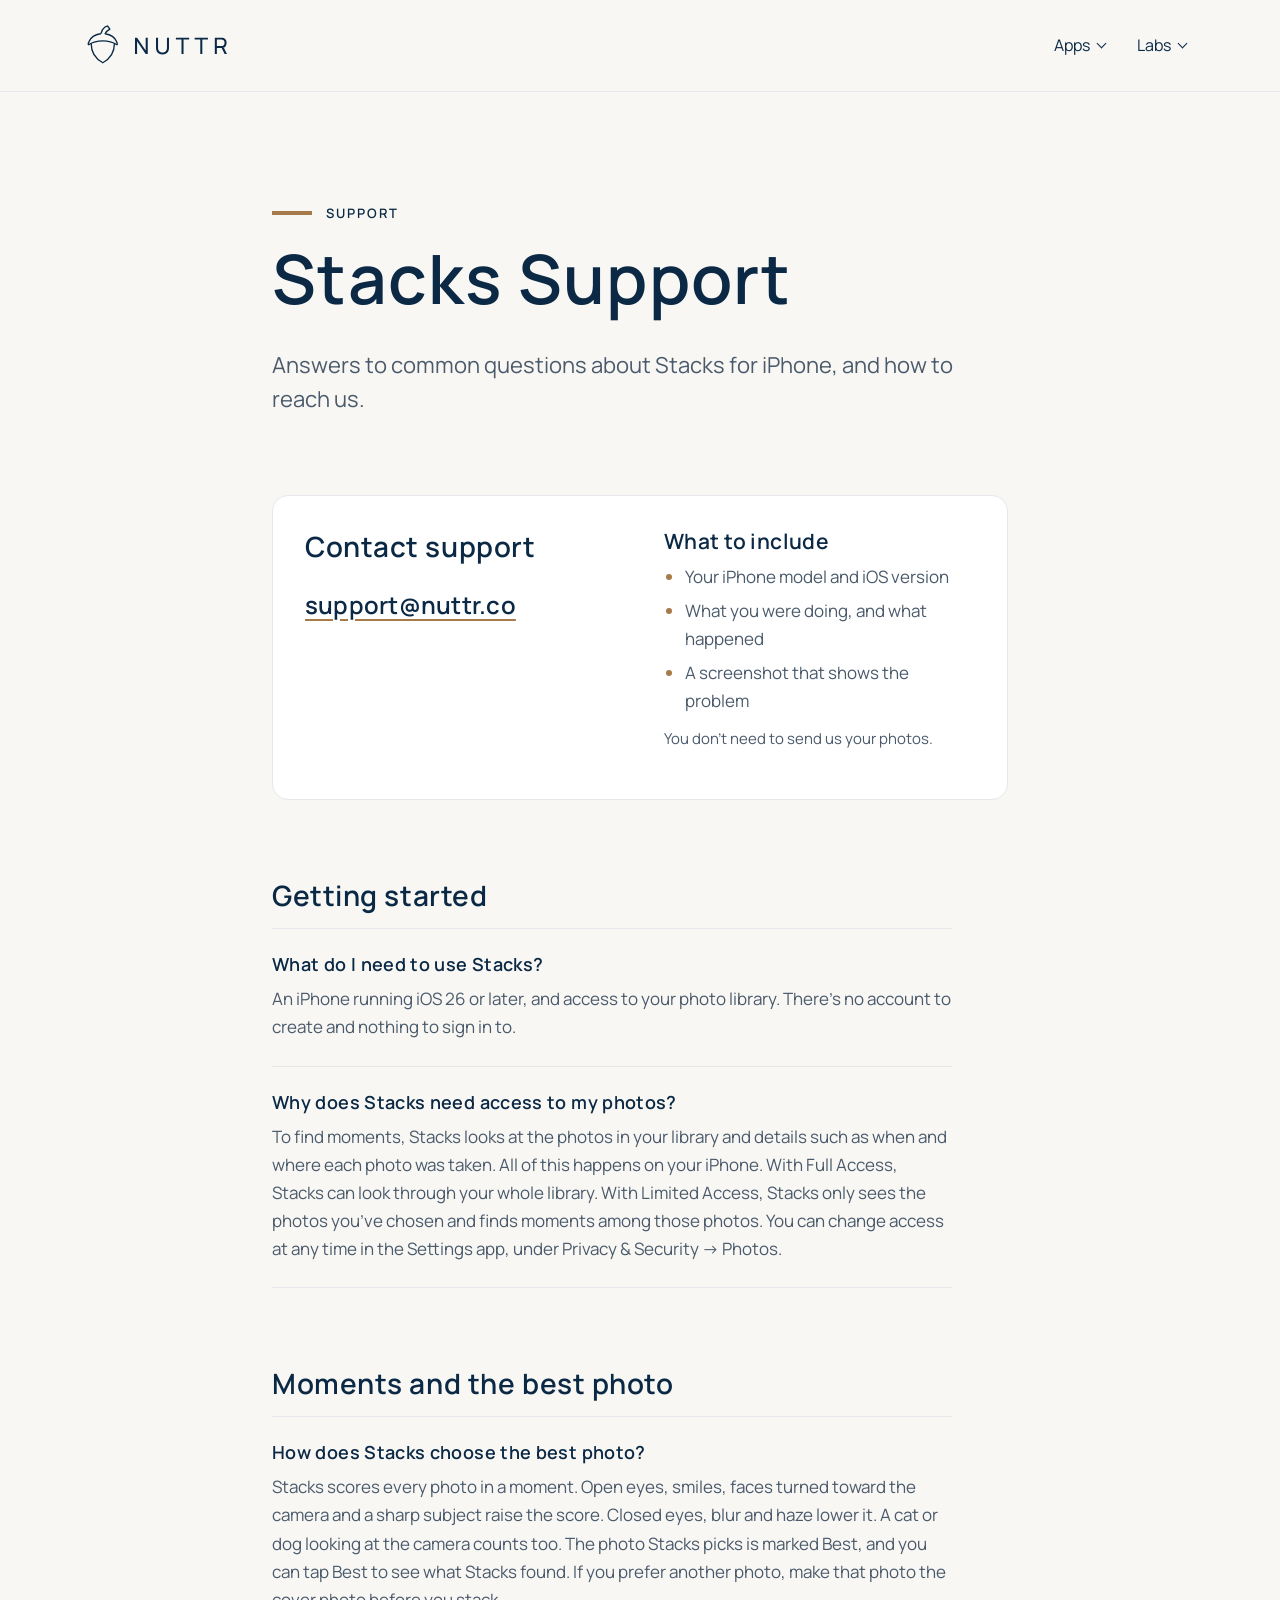
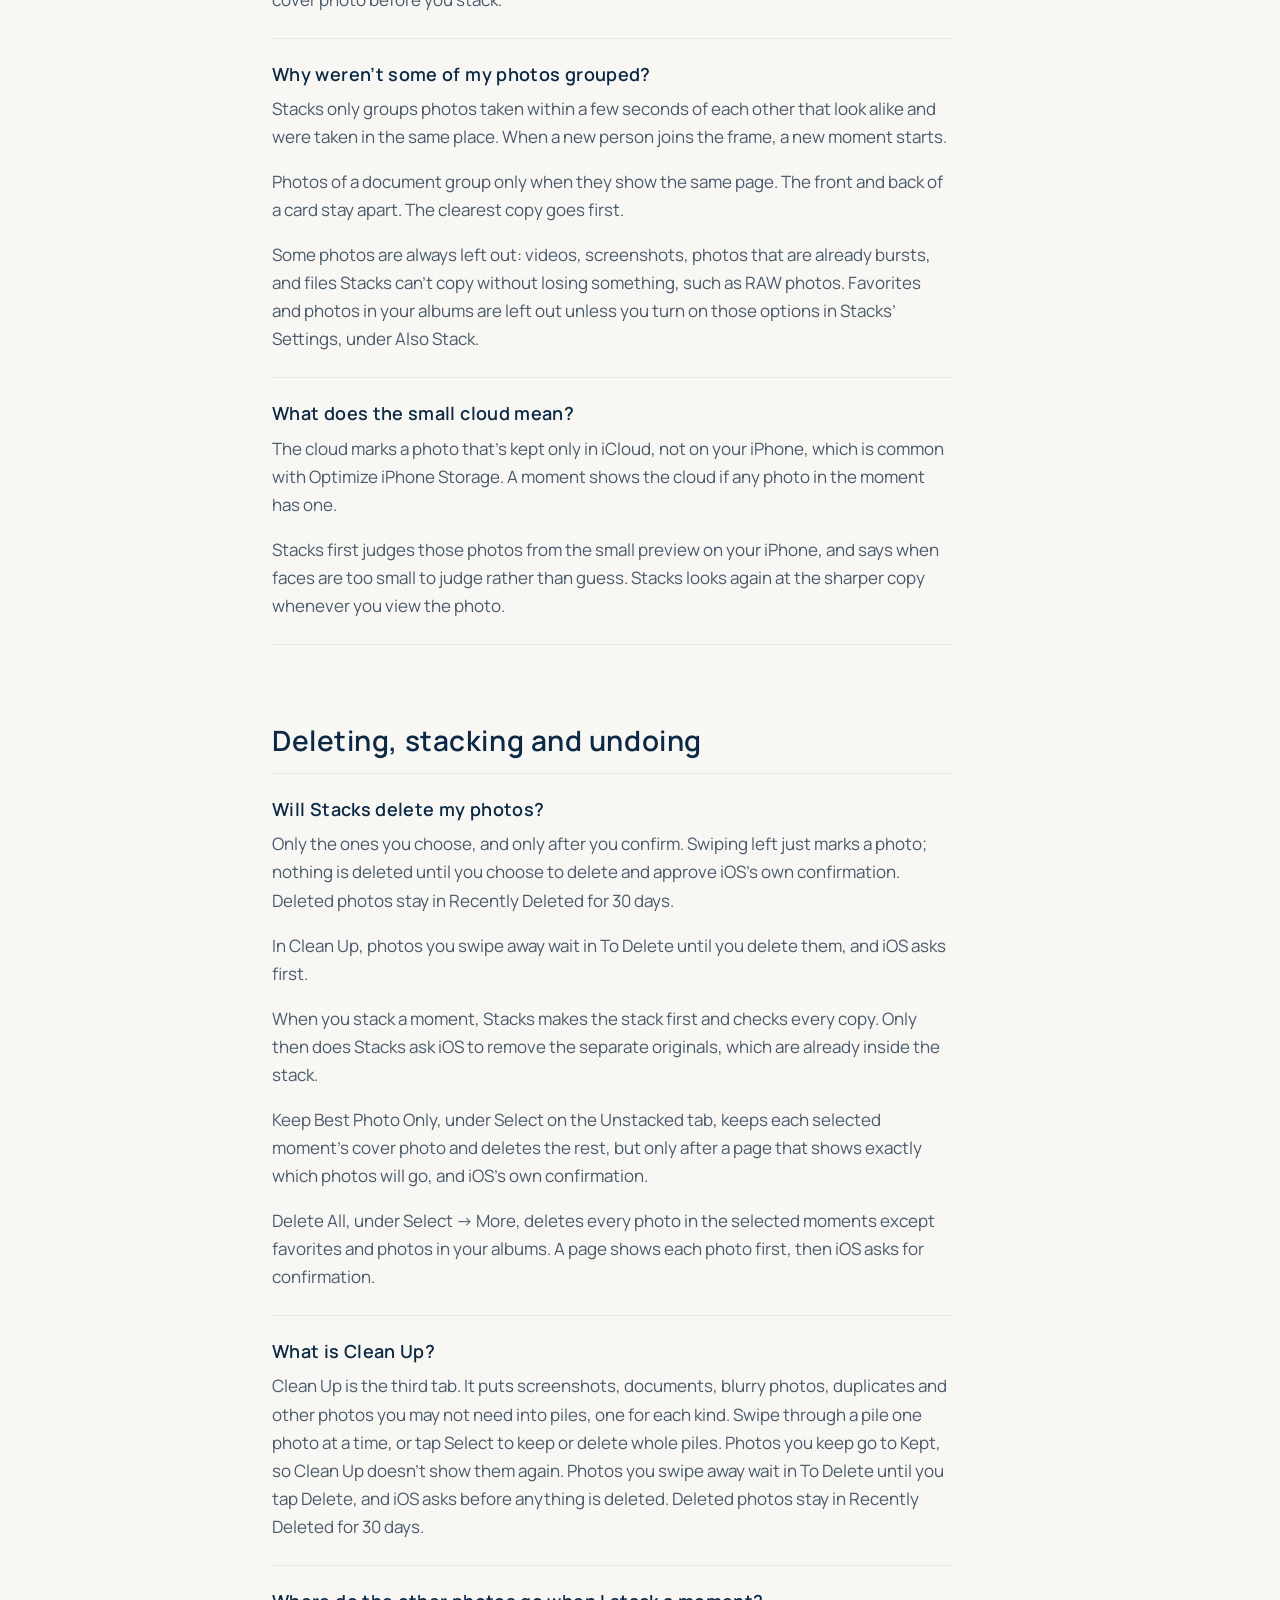
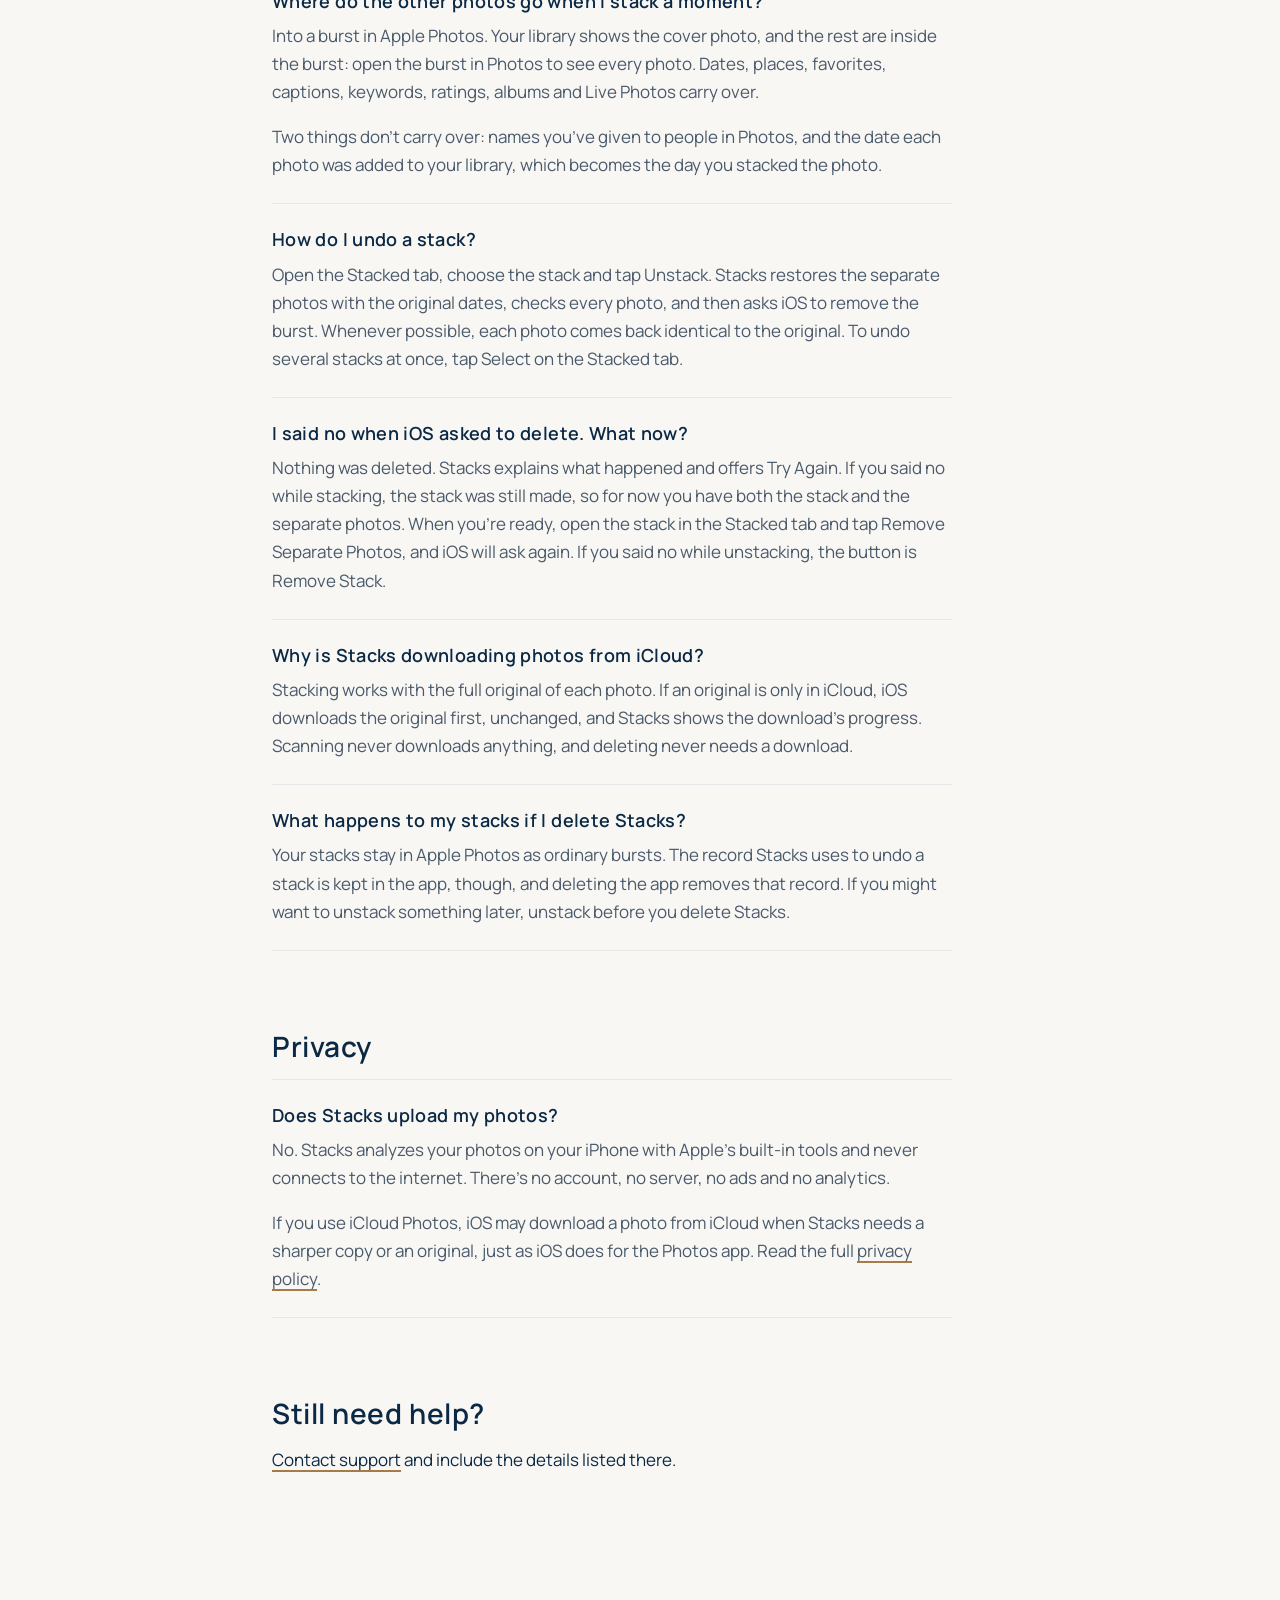
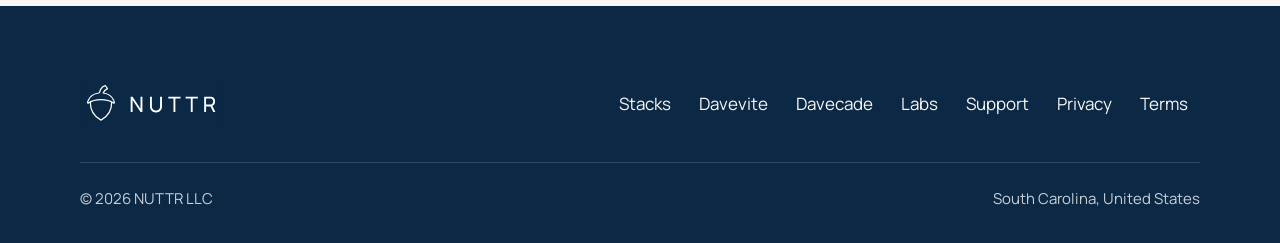
<file: support.html>
<!doctype html>
<html lang="en">
<head>
  <meta charset="utf-8">
  <meta name="viewport" content="width=device-width, initial-scale=1">
  <title>Stacks Support – NUTTR</title>
  <meta name="description" content="Help for Stacks for iPhone. Contact support, or read answers about choosing the best photo, deleting and stacking photos, undoing a stack, iCloud Photos and privacy.">
  <meta name="theme-color" content="#F8F7F4">
  <meta name="color-scheme" content="light">
  <meta property="og:type" content="website">
  <meta property="og:site_name" content="NUTTR">
  <meta property="og:title" content="Stacks Support – NUTTR">
  <meta property="og:description" content="Help for Stacks for iPhone: contact support and answers to common questions.">
  <meta property="og:url" content="https://www.nuttr.co/support">
  <meta property="og:image" content="https://www.nuttr.co/assets/share/stacks-share.png?v=3">
  <meta property="og:image:width" content="1200">
  <meta property="og:image:height" content="630">
  <meta property="og:image:alt" content="Stacks: the best of every moment. Now on the App Store.">
  <meta name="twitter:card" content="summary_large_image">
  <link rel="canonical" href="https://www.nuttr.co/support">
  <link rel="icon" href="assets/stacks/favicon.ico" sizes="32x32">
  <link rel="icon" href="assets/stacks/favicon.svg" type="image/svg+xml">
  <link rel="apple-touch-icon" href="assets/stacks/apple-touch-icon.png">
  <link rel="preload" href="assets/fonts/Manrope-VariableFont_wght.woff2" as="font" type="font/woff2" crossorigin>
  <link rel="stylesheet" href="assets/css/site.css?v=2026-11-12">
</head>
<body>
  <a class="skip-link" href="#main">Skip to main content</a>

  <header class="site-header">
    <div class="container">
      <a class="brand" href="./"><img src="assets/brand/NUTTR_Logo_Horizontal_Primary_Navy.svg" width="152" height="47" alt="NUTTR home"></a>
      <nav class="site-nav" aria-label="Main">
        <ul>
          <li class="nav-menu">
            <details>
              <summary>Apps</summary>
              <ul class="nav-menu-panel">
                <li><a href="stacks/"><img src="assets/stacks/stacks-icon-160.webp" width="28" height="28" alt="">Stacks</a></li>
                <li><a href="davevite/"><img src="assets/davevite/davevite-icon-160.webp" width="28" height="28" alt="">Davevite</a></li>
                <li><a href="davecade/"><img src="assets/davecade/davecade-icon-160.webp" width="28" height="28" alt="">Davecade</a></li>
              </ul>
            </details>
          </li>
          <li class="nav-menu">
            <details>
              <summary>Labs</summary>
              <ul class="nav-menu-panel">
                <li><a href="fittr/"><img src="assets/fittr/fittr-icon-160.webp" width="28" height="28" alt="">FITTR</a></li>
                <li><a href="hudmap/"><img src="assets/hudmap/hudmap-icon-160.webp" width="28" height="28" alt="">HUD Map</a></li>
                <li><a href="menumaid/"><img src="assets/menumaid/menumaid-icon-160.webp" width="28" height="28" alt="">Menu Maid</a></li>
              </ul>
            </details>
          </li>
        </ul>
      </nav>
    </div>
  </header>

  <main id="main">
    <div class="container container--read page-head">
      <p class="eyebrow">Support</p>
      <h1>Stacks Support</h1>
      <p class="lead">Answers to common questions about Stacks for iPhone, and how to reach us.</p>
    </div>

    <div class="container container--read doc">
      <section class="card support-contact" id="contact" aria-labelledby="contact-title">
        <div>
          <h2 id="contact-title" class="tagline">Contact support</h2>
          <p class="email-lg"><a class="email" href="mailto:support@nuttr.co">support@nuttr.co</a></p>
        </div>
        <div>
          <h3>What to include</h3>
          <ul>
            <li>Your iPhone model and iOS version</li>
            <li>What you were doing, and what happened</li>
            <li>A screenshot that shows the problem</li>
          </ul>
          <p class="small muted">You don’t need to send us your photos.</p>
        </div>
      </section>

      <div class="faq">
        <section class="faq-group" aria-labelledby="faq-start">
          <h2 id="faq-start">Getting started</h2>

          <div class="faq-item" id="requirements">
            <h3>What do I need to use Stacks?</h3>
            <p>An iPhone running iOS 26 or later, and access to your photo library. There’s no account to create and nothing to sign in to.</p>
          </div>


          <div class="faq-item" id="photo-access">
            <h3>Why does Stacks need access to my photos?</h3>
            <p>To find moments, Stacks looks at the photos in your library and details such as when and where each photo was taken. All of this happens on your iPhone. With Full Access, Stacks can look through your whole library. With Limited Access, Stacks only sees the photos you’ve chosen and finds moments among those photos. You can change access at any time in the Settings app, under Privacy &amp; Security → Photos.</p>
          </div>
        </section>

        <section class="faq-group" aria-labelledby="faq-moments">
          <h2 id="faq-moments">Moments and the best photo</h2>

          <div class="faq-item" id="best-shot">
            <h3>How does Stacks choose the best photo?</h3>
            <p>Stacks scores every photo in a moment. Open eyes, smiles, faces turned toward the camera and a sharp subject raise the score. Closed eyes, blur and haze lower it. A cat or dog looking at the camera counts too. The photo Stacks picks is marked Best, and you can tap Best to see what Stacks found. If you prefer another photo, make that photo the cover photo before you stack.</p>
          </div>

          <div class="faq-item" id="not-grouped">
            <h3>Why weren’t some of my photos grouped?</h3>
            <p>Stacks only groups photos taken within a few seconds of each other that look alike and were taken in the same place. When a new person joins the frame, a new moment starts.</p>
            <p>Photos of a document group only when they show the same page. The front and back of a card stay apart. The clearest copy goes first.</p>
            <p>Some photos are always left out: videos, screenshots, photos that are already bursts, and files Stacks can’t copy without losing something, such as RAW photos. Favorites and photos in your albums are left out unless you turn on those options in Stacks’ Settings, under Also Stack.</p>
          </div>

          <div class="faq-item" id="cloud">
            <h3>What does the small cloud mean?</h3>
            <p>The cloud marks a photo that’s kept only in iCloud, not on your iPhone, which is common with Optimize iPhone Storage. A moment shows the cloud if any photo in the moment has one.</p>
            <p>Stacks first judges those photos from the small preview on your iPhone, and says when faces are too small to judge rather than guess. Stacks looks again at the sharper copy whenever you view the photo.</p>
          </div>
        </section>

        <section class="faq-group" aria-labelledby="faq-delete">
          <h2 id="faq-delete">Deleting, stacking and undoing</h2>

          <div class="faq-item" id="deleting">
            <h3>Will Stacks delete my photos?</h3>
            <p>Only the ones you choose, and only after you confirm. Swiping left just marks a photo; nothing is deleted until you choose to delete and approve iOS’s own confirmation. Deleted photos stay in Recently Deleted for 30 days.</p>
            <p>In Clean Up, photos you swipe away wait in To Delete until you delete them, and iOS asks first.</p>
            <p>When you stack a moment, Stacks makes the stack first and checks every copy. Only then does Stacks ask iOS to remove the separate originals, which are already inside the stack.</p>
            <p>Keep Best Photo Only, under Select on the Unstacked tab, keeps each selected moment’s cover photo and deletes the rest, but only after a page that shows exactly which photos will go, and iOS’s own confirmation.</p>
            <p>Delete All, under Select → More, deletes every photo in the selected moments except favorites and photos in your albums. A page shows each photo first, then iOS asks for confirmation.</p>
          </div>

          <div class="faq-item" id="clean-up">
            <h3>What is Clean Up?</h3>
            <p>Clean Up is the third tab. It puts screenshots, documents, blurry photos, duplicates and other photos you may not need into piles, one for each kind. Swipe through a pile one photo at a time, or tap Select to keep or delete whole piles. Photos you keep go to Kept, so Clean Up doesn’t show them again. Photos you swipe away wait in To Delete until you tap Delete, and iOS asks before anything is deleted. Deleted photos stay in Recently Deleted for 30 days.</p>
          </div>

          <div class="faq-item" id="where-shots-go">
            <h3>Where do the other photos go when I stack a moment?</h3>
            <p>Into a burst in Apple Photos. Your library shows the cover photo, and the rest are inside the burst: open the burst in Photos to see every photo. Dates, places, favorites, captions, keywords, ratings, albums and Live Photos carry over.</p>
            <p>Two things don’t carry over: names you’ve given to people in Photos, and the date each photo was added to your library, which becomes the day you stacked the photo.</p>
          </div>

          <div class="faq-item" id="undo">
            <h3>How do I undo a stack?</h3>
            <p>Open the Stacked tab, choose the stack and tap Unstack. Stacks restores the separate photos with the original dates, checks every photo, and then asks iOS to remove the burst. Whenever possible, each photo comes back identical to the original. To undo several stacks at once, tap Select on the Stacked tab.</p>
          </div>

          <div class="faq-item" id="declined">
            <h3>I said no when iOS asked to delete. What now?</h3>
            <p>Nothing was deleted. Stacks explains what happened and offers Try Again. If you said no while stacking, the stack was still made, so for now you have both the stack and the separate photos. When you’re ready, open the stack in the Stacked tab and tap Remove Separate Photos, and iOS will ask again. If you said no while unstacking, the button is Remove Stack.</p>
          </div>

          <div class="faq-item" id="icloud-download">
            <h3>Why is Stacks downloading photos from iCloud?</h3>
            <p>Stacking works with the full original of each photo. If an original is only in iCloud, iOS downloads the original first, unchanged, and Stacks shows the download’s progress. Scanning never downloads anything, and deleting never needs a download.</p>
          </div>

          <div class="faq-item" id="delete-app">
            <h3>What happens to my stacks if I delete Stacks?</h3>
            <p>Your stacks stay in Apple Photos as ordinary bursts. The record Stacks uses to undo a stack is kept in the app, though, and deleting the app removes that record. If you might want to unstack something later, unstack before you delete Stacks.</p>
          </div>
        </section>

        <section class="faq-group" aria-labelledby="faq-privacy">
          <h2 id="faq-privacy">Privacy</h2>

          <div class="faq-item" id="upload">
            <h3>Does Stacks upload my photos?</h3>
            <p>No. Stacks analyzes your photos on your iPhone with Apple’s built-in tools and never connects to the internet. There’s no account, no server, no ads and no analytics.</p>
            <p>If you use iCloud Photos, iOS may download a photo from iCloud when Stacks needs a sharper copy or an original, just as iOS does for the Photos app. Read the full <a href="privacy#stacks">privacy policy</a>.</p>
          </div>
        </section>

        <section class="faq-group" aria-labelledby="faq-more">
          <h2 id="faq-more">Still need help?</h2>
          <p><a href="#contact">Contact support</a> and include the details listed there.</p>
        </section>
      </div>
    </div>
  </main>

  <footer class="site-footer">
    <div class="container">
      <div class="footer-top">
        <a class="footer-brand" href="./"><img src="assets/brand/NUTTR_Logo_Horizontal_Reversed_OnNavy.svg" width="140" height="43" alt="NUTTR home"></a>
        <nav class="footer-nav" aria-label="Footer">
          <ul>
            <li><a href="stacks/">Stacks</a></li>
            <li><a href="davevite/">Davevite</a></li>
            <li><a href="davecade/">Davecade</a></li>
            <li><a href="./#projects">Labs</a></li>
            <li><a href="support">Support</a></li>
            <li><a href="privacy">Privacy</a></li>
            <li><a href="terms">Terms</a></li>
          </ul>
        </nav>
      </div>
      <div class="footer-bottom">
        <p>© 2026 NUTTR LLC</p>
        <p>South Carolina, United States</p>
      </div>
    </div>
  </footer>
  <script>
    // Apps and Labs menus: close one on a click elsewhere or Escape.
    document.addEventListener('click', e => document.querySelectorAll('.nav-menu details[open]').forEach(d => { if (!d.contains(e.target)) d.open = false; }));
    document.addEventListener('keydown', e => { if (e.key === 'Escape') document.querySelectorAll('.nav-menu details[open]').forEach(d => { d.open = false; }); });
  </script>
</body>
</html>
</file>
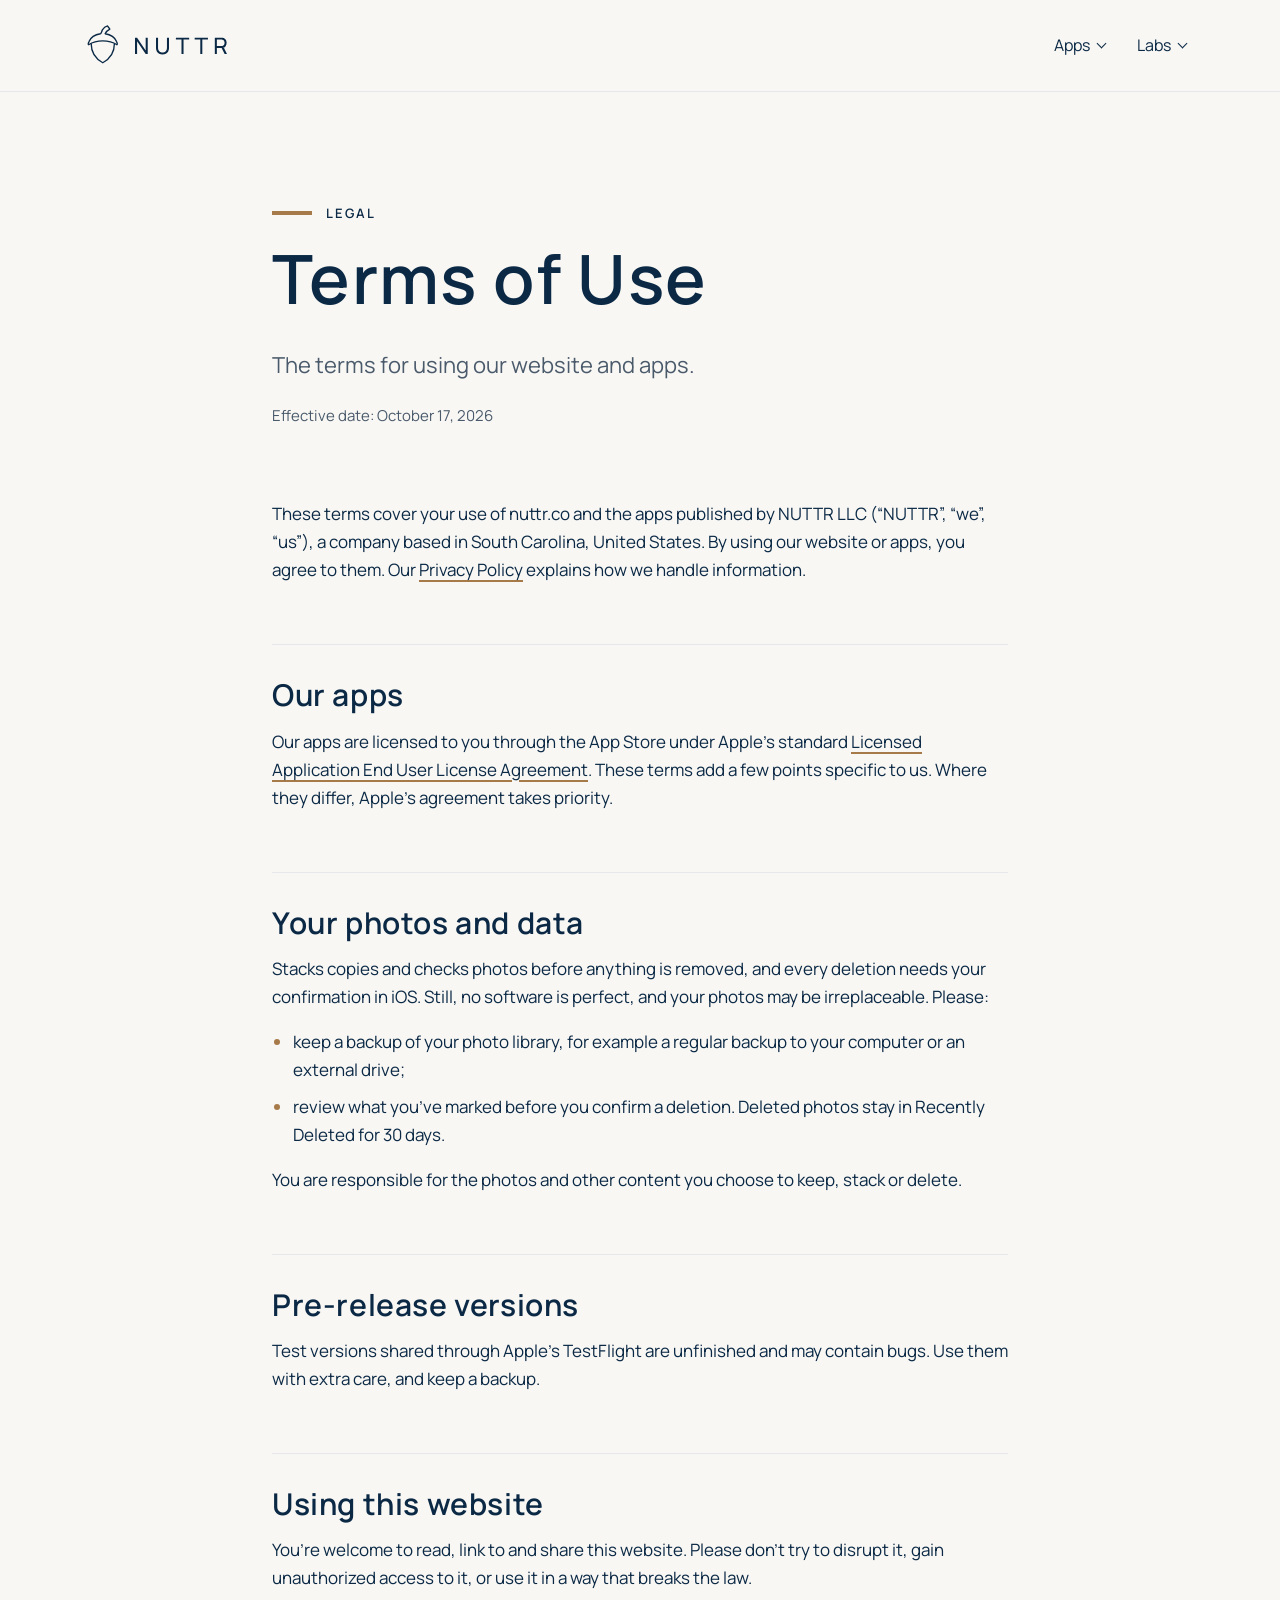
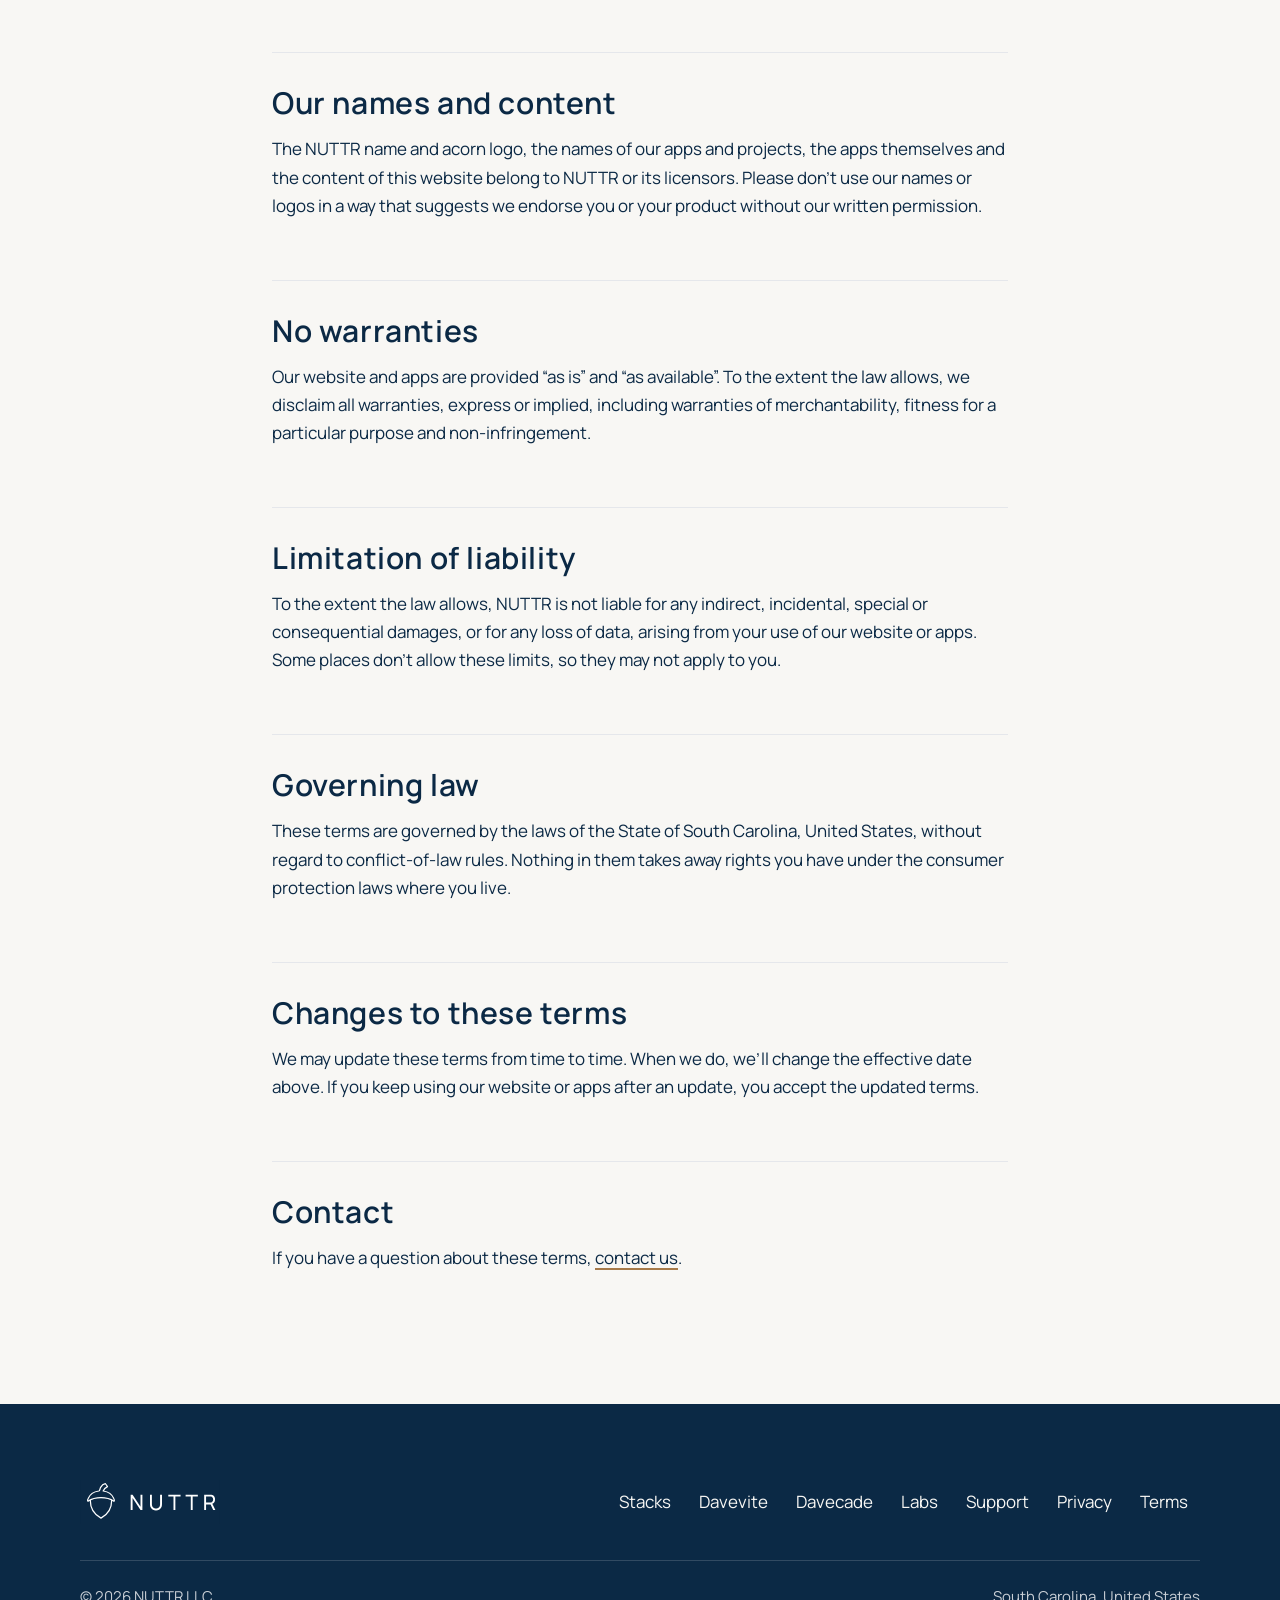
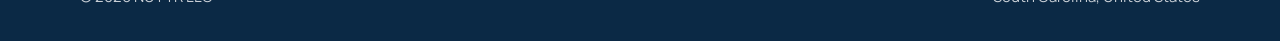
<file: terms.html>
<!doctype html>
<html lang="en">
<head>
  <meta charset="utf-8">
  <meta name="viewport" content="width=device-width, initial-scale=1">
  <title>Terms of Use – NUTTR</title>
  <meta name="description" content="The terms for using nuttr.co and apps published by NUTTR, including Stacks for iPhone.">
  <meta name="theme-color" content="#F8F7F4">
  <meta name="color-scheme" content="light">
  <meta property="og:type" content="website">
  <meta property="og:site_name" content="NUTTR">
  <meta property="og:title" content="Terms of Use – NUTTR">
  <meta property="og:description" content="The terms for using nuttr.co and apps published by NUTTR.">
  <meta property="og:url" content="https://www.nuttr.co/terms">
  <meta property="og:image" content="https://www.nuttr.co/assets/share/nuttr-share.png">
  <meta property="og:image:width" content="1200">
  <meta property="og:image:height" content="630">
  <meta property="og:image:alt" content="NUTTR, with the icons of Stacks, FITTR, Davevite, HUD Map and Menu Maid.">
  <meta name="twitter:card" content="summary_large_image">
  <link rel="canonical" href="https://www.nuttr.co/terms">
  <link rel="icon" href="favicon.ico" sizes="32x32">
  <link rel="icon" href="favicon.svg" type="image/svg+xml">
  <link rel="apple-touch-icon" href="apple-touch-icon.png">
  <link rel="preload" href="assets/fonts/Manrope-VariableFont_wght.woff2" as="font" type="font/woff2" crossorigin>
  <link rel="stylesheet" href="assets/css/site.css?v=2026-11-12">
</head>
<body>
  <a class="skip-link" href="#main">Skip to main content</a>

  <header class="site-header">
    <div class="container">
      <a class="brand" href="./"><img src="assets/brand/NUTTR_Logo_Horizontal_Primary_Navy.svg" width="152" height="47" alt="NUTTR home"></a>
      <nav class="site-nav" aria-label="Main">
        <ul>
          <li class="nav-menu">
            <details>
              <summary>Apps</summary>
              <ul class="nav-menu-panel">
                <li><a href="stacks/"><img src="assets/stacks/stacks-icon-160.webp" width="28" height="28" alt="">Stacks</a></li>
                <li><a href="davevite/"><img src="assets/davevite/davevite-icon-160.webp" width="28" height="28" alt="">Davevite</a></li>
                <li><a href="davecade/"><img src="assets/davecade/davecade-icon-160.webp" width="28" height="28" alt="">Davecade</a></li>
              </ul>
            </details>
          </li>
          <li class="nav-menu">
            <details>
              <summary>Labs</summary>
              <ul class="nav-menu-panel">
                <li><a href="fittr/"><img src="assets/fittr/fittr-icon-160.webp" width="28" height="28" alt="">FITTR</a></li>
                <li><a href="hudmap/"><img src="assets/hudmap/hudmap-icon-160.webp" width="28" height="28" alt="">HUD Map</a></li>
                <li><a href="menumaid/"><img src="assets/menumaid/menumaid-icon-160.webp" width="28" height="28" alt="">Menu Maid</a></li>
              </ul>
            </details>
          </li>
        </ul>
      </nav>
    </div>
  </header>

  <main id="main">
    <div class="container container--read page-head">
      <p class="eyebrow">Legal</p>
      <h1>Terms of Use</h1>
      <p class="lead">The terms for using our website and apps.</p>
      <p class="meta">Effective date: October 17, 2026</p>
    </div>

    <div class="container container--read doc">
      <article class="prose">
        <p>These terms cover your use of nuttr.co and the apps published by NUTTR LLC (“NUTTR”, “we”, “us”), a company based in South Carolina, United States. By using our website or apps, you agree to them. Our <a href="privacy">Privacy Policy</a> explains how we handle information.</p>

        <h2 id="apps">Our apps</h2>
        <p>Our apps are licensed to you through the App Store under Apple’s standard <a href="https://www.apple.com/legal/internet-services/itunes/dev/stdeula/">Licensed Application End User License Agreement</a>. These terms add a few points specific to us. Where they differ, Apple’s agreement takes priority.</p>

        <h2 id="your-photos">Your photos and data</h2>
        <p>Stacks copies and checks photos before anything is removed, and every deletion needs your confirmation in iOS. Still, no software is perfect, and your photos may be irreplaceable. Please:</p>
        <ul>
          <li>keep a backup of your photo library, for example a regular backup to your computer or an external drive;</li>
          <li>review what you’ve marked before you confirm a deletion. Deleted photos stay in Recently Deleted for 30 days.</li>
        </ul>
        <p>You are responsible for the photos and other content you choose to keep, stack or delete.</p>

        <h2 id="pre-release">Pre-release versions</h2>
        <p>Test versions shared through Apple’s TestFlight are unfinished and may contain bugs. Use them with extra care, and keep a backup.</p>

        <h2 id="website">Using this website</h2>
        <p>You’re welcome to read, link to and share this website. Please don’t try to disrupt it, gain unauthorized access to it, or use it in a way that breaks the law.</p>

        <h2 id="ownership">Our names and content</h2>
        <p>The NUTTR name and acorn logo, the names of our apps and projects, the apps themselves and the content of this website belong to NUTTR or its licensors. Please don’t use our names or logos in a way that suggests we endorse you or your product without our written permission.</p>

        <h2 id="warranty">No warranties</h2>
        <p>Our website and apps are provided “as is” and “as available”. To the extent the law allows, we disclaim all warranties, express or implied, including warranties of merchantability, fitness for a particular purpose and non-infringement.</p>

        <h2 id="liability">Limitation of liability</h2>
        <p>To the extent the law allows, NUTTR is not liable for any indirect, incidental, special or consequential damages, or for any loss of data, arising from your use of our website or apps. Some places don’t allow these limits, so they may not apply to you.</p>

        <h2 id="law">Governing law</h2>
        <p>These terms are governed by the laws of the State of South Carolina, United States, without regard to conflict-of-law rules. Nothing in them takes away rights you have under the consumer protection laws where you live.</p>

        <h2 id="changes">Changes to these terms</h2>
        <p>We may update these terms from time to time. When we do, we’ll change the effective date above. If you keep using our website or apps after an update, you accept the updated terms.</p>

        <h2 id="contact">Contact</h2>
        <p>If you have a question about these terms, <a href="support#contact">contact us</a>.</p>
      </article>
    </div>
  </main>

  <footer class="site-footer">
    <div class="container">
      <div class="footer-top">
        <a class="footer-brand" href="./"><img src="assets/brand/NUTTR_Logo_Horizontal_Reversed_OnNavy.svg" width="140" height="43" alt="NUTTR home"></a>
        <nav class="footer-nav" aria-label="Footer">
          <ul>
            <li><a href="stacks/">Stacks</a></li>
            <li><a href="davevite/">Davevite</a></li>
            <li><a href="davecade/">Davecade</a></li>
            <li><a href="./#projects">Labs</a></li>
            <li><a href="support">Support</a></li>
            <li><a href="privacy">Privacy</a></li>
            <li><a href="terms">Terms</a></li>
          </ul>
        </nav>
      </div>
      <div class="footer-bottom">
        <p>© 2026 NUTTR LLC</p>
        <p>South Carolina, United States</p>
      </div>
    </div>
  </footer>
  <script>
    // Apps and Labs menus: close one on a click elsewhere or Escape.
    document.addEventListener('click', e => document.querySelectorAll('.nav-menu details[open]').forEach(d => { if (!d.contains(e.target)) d.open = false; }));
    document.addEventListener('keydown', e => { if (e.key === 'Escape') document.querySelectorAll('.nav-menu details[open]').forEach(d => { d.open = false; }); });
  </script>
</body>
</html>
</file>
<file: assets/css/site.css>
/*
  NUTTR website styles
  One stylesheet, no build step, no external requests.
  Brand tokens are copied from NUTTR_Brand_Tokens.css (brand kit v1.0).

  Contrast notes (WCAG 2.2 AA):
  - Navy on off-white 13.8:1, navy on white 14.8:1.
  - --text-muted on off-white 6.6:1, on white 7.1:1, on stone 5.7:1.
  - Acorn tan is about 3.5:1 on off-white and 3.9:1 on navy, so it is used only for
    rules, bars, dots, list markers and numerals of 24px or more, never for body-size text.
*/

/* ---------- Font (self-hosted, SIL Open Font License: assets/fonts/OFL.txt) ---------- */

@font-face {
  font-family: "Manrope";
  src: url("../fonts/Manrope-VariableFont_wght.woff2") format("woff2");
  font-weight: 200 800;
  font-style: normal;
  font-display: swap;
}

/* ---------- Tokens ---------- */

:root {
  /* Brand tokens (NUTTR_Brand_Tokens.css) */
  --nuttr-navy: #0B2945;
  --nuttr-acorn-tan: #A77A49;
  --nuttr-off-white: #F8F7F4;
  --nuttr-stone: #E5E7EB;
  --nuttr-charcoal: #1E2730;
  --nuttr-font-heading: Manrope, Arial, sans-serif;
  --nuttr-font-body: Manrope, Arial, sans-serif;

  /* Site tokens */
  --white: #FFFFFF;
  --text: var(--nuttr-navy);
  --text-muted: #4A5A6B;
  --on-navy: #F8F7F4;
  --on-navy-muted: #C9CFD6;
  --navy-hover: #143B61;
  --tint: rgba(11, 41, 69, 0.06);
  --line: var(--nuttr-stone);

  --radius-sm: 12px;
  --radius: 16px;
  --radius-lg: 20px;

  --container: 1120px;
  --measure: 68ch;
  --gutter: clamp(16px, 5vw, 40px);
  --section: clamp(64px, 9vw, 120px);
  --shadow-soft: 0 1px 2px rgba(11, 41, 69, 0.05), 0 12px 32px rgba(11, 41, 69, 0.07);
}

/* ---------- Base ---------- */

*,
*::before,
*::after {
  box-sizing: border-box;
}

html {
  -webkit-text-size-adjust: 100%;
  text-size-adjust: 100%;
  scroll-padding-top: 24px;
}

@media (prefers-reduced-motion: no-preference) {
  html {
    scroll-behavior: smooth;
  }
}

body {
  margin: 0;
  min-height: 100vh;
  display: flex;
  flex-direction: column;
  background: var(--nuttr-off-white);
  color: var(--text);
  font-family: var(--nuttr-font-body);
  font-size: 1.0625rem;
  font-weight: 400;
  line-height: 1.65;
  letter-spacing: 0;
  -webkit-font-smoothing: antialiased;
  -moz-osx-font-smoothing: grayscale;
  text-rendering: optimizeLegibility;
}

main {
  flex: 1 0 auto;
}

img,
svg {
  display: block;
  max-width: 100%;
  height: auto;
}

h1,
h2,
h3 {
  margin: 0 0 0.5em;
  font-family: var(--nuttr-font-heading);
  font-weight: 600;
  letter-spacing: 0.02em;
  color: var(--nuttr-navy);
  text-wrap: balance;
}

h1 {
  font-size: clamp(2.375rem, 1.55rem + 3.4vw, 4.25rem);
  line-height: 1.06;
}

h2 {
  font-size: clamp(1.75rem, 1.35rem + 1.7vw, 2.75rem);
  line-height: 1.14;
}

h3 {
  font-size: clamp(1.125rem, 1.05rem + 0.35vw, 1.3125rem);
  line-height: 1.3;
}

p,
ul,
ol,
dl {
  margin: 0 0 1em;
}

strong {
  font-weight: 600;
}

a {
  color: inherit;
  text-decoration-line: underline;
  text-decoration-thickness: 1.5px;
  text-decoration-color: var(--nuttr-acorn-tan);
  text-underline-offset: 0.22em;
  transition: text-decoration-color 0.15s ease, background-color 0.15s ease, color 0.15s ease, border-color 0.15s ease;
}

a:hover {
  text-decoration-color: currentColor;
}

:focus-visible {
  outline: 3px solid var(--nuttr-navy);
  outline-offset: 3px;
}

.on-navy :focus-visible,
.site-footer :focus-visible {
  outline-color: var(--on-navy);
}

@media (prefers-reduced-motion: reduce) {
  *,
  *::before,
  *::after {
    transition: none !important;
  }
}

/* ---------- Utilities ---------- */

.visually-hidden {
  position: absolute !important;
  width: 1px;
  height: 1px;
  margin: -1px;
  padding: 0;
  overflow: hidden;
  clip: rect(0 0 0 0);
  white-space: nowrap;
  border: 0;
}

.container {
  width: min(100% - 2 * var(--gutter), var(--container));
  margin-inline: auto;
}

.container--narrow {
  width: min(100% - 2 * var(--gutter), 800px);
}

.muted {
  color: var(--text-muted);
}

.small {
  font-size: 0.9375rem;
}

.email {
  overflow-wrap: anywhere;
}

/* ---------- Skip link ---------- */

.skip-link {
  position: absolute;
  z-index: 100;
  top: 12px;
  left: var(--gutter);
  padding: 10px 16px;
  border-radius: 10px;
  background: var(--nuttr-navy);
  color: var(--on-navy);
  font-weight: 600;
  text-decoration: none;
  transform: translateY(calc(-100% - 24px));
}

.skip-link:focus {
  transform: none;
}

/* ---------- Header ---------- */

.site-header {
  background: var(--nuttr-off-white);
  border-bottom: 1px solid var(--line);
}

.site-header .container {
  display: flex;
  flex-wrap: wrap;
  align-items: center;
  justify-content: space-between;
  gap: 4px 24px;
  padding-block: 14px;
}

/* Clear space: the padding plus the artwork's own margin keep at least 0.5X free around the logo. */
.brand {
  display: block;
  flex: none;
  padding: 8px 4px 8px 0;
  line-height: 0;
  text-decoration: none;
}

.brand img {
  width: 152px;
  min-width: 120px; /* brand minimum for the horizontal lockup */
  height: auto;
}

.site-nav ul {
  display: flex;
  flex-wrap: wrap;
  gap: 4px;
  margin: 0;
  padding: 0;
  list-style: none;
}

.site-nav a {
  position: relative;
  display: inline-flex;
  align-items: center;
  min-height: 44px;
  padding: 0 14px;
  border-radius: 10px;
  font-size: 1rem;
  text-decoration: none;
  color: var(--nuttr-navy);
}

.site-nav a:hover {
  background: var(--tint);
}

.site-nav a[aria-current="page"]::after {
  content: "";
  position: absolute;
  right: 14px;
  bottom: 7px;
  left: 14px;
  height: 2px;
  border-radius: 2px;
  background: var(--nuttr-acorn-tan);
}

@media (max-width: 479px) {
  .site-header .container {
    padding-block: 8px;
  }

  .brand img {
    width: 132px;
  }
}

/* ---------- Type helpers ---------- */

.eyebrow {
  display: flex;
  align-items: center;
  gap: 14px;
  margin: 0 0 20px;
  font-size: 0.8125rem;
  font-weight: 600;
  line-height: 1.4;
  letter-spacing: 0.16em;
  text-transform: uppercase;
  color: var(--nuttr-navy);
}

.eyebrow::before {
  content: "";
  flex: none;
  width: 40px;
  height: 4px;
  background: var(--nuttr-acorn-tan);
}

.lead {
  max-width: 36em;
  font-size: clamp(1.125rem, 1.02rem + 0.5vw, 1.375rem);
  line-height: 1.55;
}

.tagline {
  margin-bottom: 0.75em;
  font-size: clamp(1.25rem, 1.1rem + 0.8vw, 1.75rem);
  font-weight: 600;
  line-height: 1.3;
  letter-spacing: 0.02em;
  color: var(--nuttr-navy);
}

.meta {
  font-size: 0.9375rem;
  color: var(--text-muted);
}

/* ---------- Buttons and badges ---------- */

.actions {
  display: flex;
  flex-wrap: wrap;
  gap: 12px;
  margin-top: 32px;
}

.button {
  display: inline-flex;
  align-items: center;
  justify-content: center;
  gap: 0.5em;
  min-height: 48px;
  padding: 12px 22px;
  border: 1.5px solid var(--nuttr-navy);
  border-radius: var(--radius-sm);
  font: inherit;
  font-size: 1rem;
  font-weight: 600;
  line-height: 1.2;
  text-align: center;
  text-decoration: none;
}

.button--primary {
  background: var(--nuttr-navy);
  color: var(--on-navy);
}

.button--primary:hover {
  border-color: var(--navy-hover);
  background: var(--navy-hover);
}

.button--secondary {
  background: transparent;
  color: var(--nuttr-navy);
}

.button--secondary:hover {
  background: var(--tint);
}

.on-navy .button--secondary {
  border-color: var(--on-navy);
  color: var(--on-navy);
}

.on-navy .button--secondary:hover {
  background: rgba(248, 247, 244, 0.1);
}

.badge {
  display: inline-flex;
  align-items: center;
  gap: 10px;
  margin: 0 0 24px;
  padding: 7px 14px 7px 12px;
  border: 1px solid var(--line);
  border-radius: 999px;
  background: var(--white);
  font-size: 0.875rem;
  font-weight: 600;
  line-height: 1.3;
  color: var(--nuttr-navy);
}

.badge::before {
  content: "";
  flex: none;
  width: 8px;
  height: 8px;
  border-radius: 50%;
  background: var(--nuttr-acorn-tan);
}

/* ---------- Sections ---------- */

.section {
  padding-block: var(--section);
}

.section--tight {
  padding-block: clamp(40px, 6vw, 72px);
}

.section--white {
  background: var(--white);
  border-block: 1px solid var(--line);
}

.on-navy {
  --line: rgba(248, 247, 244, 0.18);
  background: var(--nuttr-navy);
  color: var(--on-navy);
}

.on-navy h2,
.on-navy h3,
.on-navy .eyebrow {
  color: var(--on-navy);
}

.on-navy .muted {
  color: var(--on-navy-muted);
}

.section-head {
  max-width: 46rem;
  margin-bottom: clamp(32px, 5vw, 56px);
}

.section-head > :last-child {
  margin-bottom: 0;
}

.section-head p:not(.eyebrow) {
  font-size: 1.125rem;
  color: var(--text-muted);
}

.on-navy .section-head p:not(.eyebrow) {
  color: var(--on-navy-muted);
}

/* ---------- Hero ---------- */

.hero {
  padding-block: clamp(64px, 11vw, 136px) clamp(48px, 8vw, 104px);
}

.hero h1 {
  max-width: 24ch;
  margin-bottom: 0.45em;
}

/* Wide screens: break the home headline after "iPhone," (measured: 12.44em; with "built" 14.93em). */
@media (min-width: 900px) {
  .hero h1 {
    max-width: 13.5em;
    text-wrap: wrap;
  }
}

.hero--product {
  display: grid;
  gap: clamp(32px, 6vw, 72px);
  align-items: center;
}

@media (min-width: 820px) {
  .hero--product {
    grid-template-columns: minmax(0, 1fr) auto;
  }
}

.hero--product .app-icon {
  width: clamp(128px, 22vw, 224px);
}

@media (max-width: 819px) {
  .hero--product .app-icon {
    order: -1;
  }
}

/* ---------- Cards and grids ---------- */

.grid {
  display: grid;
  gap: clamp(16px, 2vw, 24px);
}

.grid--2 {
  grid-template-columns: repeat(auto-fit, minmax(min(100%, 340px), 1fr));
}

.grid--3 {
  grid-template-columns: repeat(auto-fit, minmax(min(100%, 290px), 1fr));
}

.grid--4 {
  grid-template-columns: repeat(auto-fit, minmax(min(100%, 240px), 1fr));
}

.card {
  padding: clamp(24px, 3vw, 32px);
  border: 1px solid var(--line);
  border-radius: var(--radius);
  background: var(--white);
}

.card > :last-child {
  margin-bottom: 0;
}

.card p {
  color: var(--text-muted);
}

.card--rule::before {
  content: "";
  display: block;
  width: 28px;
  height: 3px;
  margin-bottom: 20px;
  background: var(--nuttr-acorn-tan);
}

.card h3 {
  margin-bottom: 0.4em;
}

/* ---------- Featured app (home) ---------- */

.feature {
  display: grid;
  gap: clamp(24px, 4vw, 56px);
  align-items: center;
  padding: clamp(28px, 5vw, 56px);
  border: 1px solid var(--line);
  border-radius: var(--radius-lg);
  background: var(--white);
  box-shadow: var(--shadow-soft);
}

@media (min-width: 760px) {
  .feature {
    grid-template-columns: auto minmax(0, 1fr);
  }
}

.feature .app-icon {
  width: clamp(112px, 16vw, 184px);
}

.feature h2 {
  margin-bottom: 0.2em;
}

.feature .badge {
  margin-bottom: 0;
}

.feature .actions {
  margin-top: 24px;
}

.app-icon {
  aspect-ratio: 1;
  height: auto;
  border-radius: 22.37%;
  box-shadow: 0 0 0 1px rgba(11, 41, 69, 0.08), 0 2px 4px rgba(11, 41, 69, 0.06), 0 16px 40px rgba(11, 41, 69, 0.12);
}

/* ---------- Two-column split ---------- */

.split {
  display: grid;
  gap: clamp(24px, 5vw, 64px);
}

@media (min-width: 860px) {
  .split {
    grid-template-columns: minmax(0, 5fr) minmax(0, 7fr);
  }
}

.split h2 {
  margin-bottom: 0;
}

.split p:not(.eyebrow) {
  font-size: 1.125rem;
}

.split p.small {
  font-size: 0.9375rem;
}

/* ---------- About band (home) ---------- */

.about {
  display: grid;
  gap: clamp(32px, 6vw, 80px);
  align-items: start;
}

@media (min-width: 860px) {
  .about {
    grid-template-columns: auto minmax(0, 1fr);
  }
}

.about-logo {
  width: clamp(150px, 20vw, 220px); /* stacked lockup minimum is 96px */
}

.about p {
  font-size: 1.125rem;
  color: var(--on-navy-muted);
}

.about .lead {
  color: var(--on-navy);
}

/* ---------- Definition lists ---------- */

.facts {
  margin: 32px 0 0;
  border-top: 1px solid var(--line);
}

.facts div {
  display: grid;
  grid-template-columns: minmax(8rem, 12rem) minmax(0, 1fr);
  gap: 2px 24px;
  padding: 14px 0;
  border-bottom: 1px solid var(--line);
}

.facts dt {
  font-weight: 600;
}

.facts dd {
  margin: 0;
}

.on-navy .facts dd {
  color: var(--on-navy-muted);
}

@media (max-width: 479px) {
  .facts div {
    grid-template-columns: minmax(0, 1fr);
  }
}

/* ---------- Steps ---------- */

.steps {
  display: grid;
  grid-template-columns: repeat(auto-fit, minmax(min(100%, 280px), 1fr));
  gap: clamp(24px, 3vw, 40px);
  margin: 0;
  padding: 0;
  list-style: none;
  counter-reset: step;
}

.steps li {
  padding-top: 24px;
  border-top: 1px solid var(--line);
  counter-increment: step;
}

.steps li::before {
  content: counter(step, decimal-leading-zero);
  display: block;
  margin-bottom: 14px;
  font-size: 1.75rem;
  font-weight: 600;
  line-height: 1;
  letter-spacing: 0.02em;
  color: var(--nuttr-acorn-tan);
}

.steps p {
  color: var(--text-muted);
}

/* ---------- Checklist (on navy) ---------- */

.points {
  display: grid;
  grid-template-columns: repeat(auto-fit, minmax(min(100%, 420px), 1fr));
  gap: 0 clamp(24px, 4vw, 56px);
  margin: 0;
  padding: 0;
  list-style: none;
}

.points li {
  padding: 24px 0;
  border-top: 1px solid var(--line);
}

.points h3 {
  margin-bottom: 0.35em;
}

.points p {
  margin: 0;
  color: var(--on-navy-muted);
}

/* ---------- Contact ---------- */

.email-lg,
.card .email-lg {
  color: var(--nuttr-navy);
}

.email-lg {
  font-size: clamp(1.25rem, 1.12rem + 0.6vw, 1.5rem);
  font-weight: 600;
  letter-spacing: 0.01em;
}

.contact-card h3 {
  margin-bottom: 0.6em;
}

.contact-card .email-lg {
  margin-bottom: 0.5em;
}

/* ---------- Page heads and documents ---------- */

.page-head {
  padding-block: clamp(56px, 9vw, 112px) clamp(32px, 5vw, 56px);
}

.page-head h1 {
  max-width: 18ch;
}

.page-head .lead {
  color: var(--text-muted);
}

.doc {
  padding-bottom: var(--section);
}

.doc-layout {
  display: grid;
  gap: clamp(32px, 5vw, 64px);
}

@media (min-width: 1000px) {
  .doc-layout {
    grid-template-columns: 240px minmax(0, 1fr);
  }

  .toc {
    position: sticky;
    top: 24px;
    align-self: start;
  }
}

.toc {
  padding: 24px;
  border: 1px solid var(--line);
  border-radius: var(--radius);
  background: var(--white);
  font-size: 0.9375rem;
}

.toc h2 {
  margin-bottom: 12px;
  font-size: 0.8125rem;
  letter-spacing: 0.16em;
  text-transform: uppercase;
}

.toc ol {
  margin: 0;
  padding-left: 1.4em;
}

.toc li {
  padding: 3px 0;
}

.toc li::marker {
  color: var(--text-muted);
}

.toc a {
  text-decoration-color: transparent;
}

.toc a:hover,
.toc a:focus-visible {
  text-decoration-color: var(--nuttr-acorn-tan);
}

.prose {
  max-width: var(--measure);
}

.prose > :first-child {
  margin-top: 0;
}

.prose h2 {
  margin-top: 2em;
  padding-top: 1.1em;
  border-top: 1px solid var(--line);
  font-size: clamp(1.5rem, 1.3rem + 0.8vw, 1.875rem);
}

.prose h3 {
  margin-top: 1.75em;
  font-size: clamp(1.125rem, 1.05rem + 0.3vw, 1.25rem);
}

.prose ul,
.prose ol {
  padding-left: 1.25em;
}

.prose li + li {
  margin-top: 0.5em;
}

.prose li::marker {
  color: var(--nuttr-acorn-tan);
}

.prose a {
  overflow-wrap: anywhere;
}

.summary {
  margin-bottom: 8px;
  padding: clamp(24px, 3vw, 32px);
  border: 1px solid var(--line);
  border-radius: var(--radius);
  background: var(--white);
}

.prose .summary h2 {
  margin: 0 0 12px;
  padding: 0;
  border: 0;
  font-size: 1.25rem;
}

.summary ul {
  margin: 0;
  padding-left: 1.25em;
}

.summary li + li {
  margin-top: 0.5em;
}

.summary li::marker {
  color: var(--nuttr-acorn-tan);
}

/* ---------- Support / FAQ ---------- */

.support-contact {
  display: grid;
  gap: 24px 48px;
  align-items: start;
  margin-bottom: clamp(48px, 7vw, 80px);
}

@media (min-width: 860px) {
  .support-contact {
    grid-template-columns: minmax(0, 1fr) minmax(0, 1fr);
  }
}

.support-contact ul {
  margin: 0 0 12px;
  padding-left: 1.25em;
  color: var(--text-muted);
}

.support-contact li + li {
  margin-top: 0.35em;
}

.support-contact li::marker {
  color: var(--nuttr-acorn-tan);
}

.faq-group {
  max-width: var(--measure);
}

.faq-group + .faq-group {
  margin-top: clamp(48px, 7vw, 80px);
}

.faq-group > h2 {
  margin-bottom: 16px;
  font-size: clamp(1.375rem, 1.2rem + 0.7vw, 1.75rem);
}

.faq-item {
  padding-block: 24px;
  border-top: 1px solid var(--line);
}

.faq-item:last-child {
  border-bottom: 1px solid var(--line);
}

.faq-item h3 {
  margin-bottom: 0.5em;
  font-size: 1.125rem;
}

.faq-item p {
  color: var(--text-muted);
}

.faq-item > :last-child {
  margin-bottom: 0;
}

/* ---------- 404 ---------- */

.not-found {
  padding-block: clamp(80px, 14vw, 160px);
}

.not-found .mark {
  width: 64px;
  height: 64px;
  margin-bottom: 32px;
}

/* ---------- Home ---------- */

.site-header--navy {
  border-bottom-color: transparent;
  background: var(--nuttr-navy);
}

.site-header--navy .site-nav a {
  color: var(--on-navy);
}

.site-header--navy .site-nav a:hover {
  background: rgba(248, 247, 244, 0.08);
}

.site-header--navy :focus-visible,
.home .skip-link:focus-visible {
  outline-color: var(--on-navy);
}

.home .skip-link {
  background: var(--nuttr-off-white);
  color: var(--nuttr-navy);
}

.vault {
  display: grid;
  place-items: center;
  min-height: 64vh;
  min-height: min(70svh, 760px);
  padding-block: clamp(48px, 7vw, 88px);
  text-align: center;
}

.vault-mark {
  display: block;
  width: clamp(88px, 11vw, 136px);
  height: auto;
  aspect-ratio: 1;
  margin: 0 auto clamp(28px, 4vw, 44px);
}

.vault h1 {
  margin: 0 auto;
  font-size: clamp(1.875rem, 1.2rem + 2.7vw, 3.375rem);
  line-height: 1.08;
  color: var(--on-navy);
}

.vault h1 .line {
  display: block;
}

.container--home {
  width: min(100% - 2 * var(--gutter), 760px);
}

.eyebrow--center {
  justify-content: center;
  text-align: center;
}

.eyebrow--center::after {
  content: "";
  flex: none;
  width: 40px;
  height: 4px;
  background: var(--nuttr-acorn-tan);
}

.growing {
  padding-block: clamp(48px, 6vw, 72px) clamp(24px, 4vw, 40px);
}

.growing-card {
  display: grid;
  grid-template-columns: auto minmax(0, 1fr) auto;
  gap: 16px 24px;
  align-items: center;
  padding: clamp(20px, 3vw, 28px);
  border: 1px solid var(--line);
  border-radius: var(--radius-lg);
  background: var(--white);
  box-shadow: var(--shadow-soft);
}

.growing-card + .growing-card {
  margin-top: 16px;
}

.growing-card .app-icon {
  width: clamp(64px, 9vw, 88px);
}

.growing-card h3 {
  margin: 0 0 4px;
  font-size: clamp(1.375rem, 1.2rem + 0.6vw, 1.625rem);
}

.growing-card p {
  margin: 0;
  color: var(--text-muted);
}

@media (max-width: 599px) {
  .growing-card {
    grid-template-columns: auto minmax(0, 1fr);
  }

  .growing-card .button {
    grid-column: 1 / -1;
    justify-self: start;
  }
}

.correspondence {
  padding-block: clamp(40px, 6vw, 64px) clamp(80px, 11vw, 136px);
  text-align: center;
}

.correspondence .email-lg {
  margin: 0;
}

/* ---------- Stacks product page ----------
   Stacks' own branding (its icon colours, the system font and the app's iOS-blue tint) inside the NUTTR
   header and footer. Everything is scoped to body.stacks-page main.
   Contrast: #1D1D1F on white 16.8:1; #6E6E73 on white 5.1:1, on #F5F5F7 4.6:1, on #EEF6FD 4.6:1;
   white on #0071E3 4.7:1; #0066CC on white 5.6:1. Icon colours are decorative only.
   Screenshots are framed in Apple's own bezels before they go in: figure.s-shot > img.f-device. */

.stacks-page {
  --s-coral: #FC6267;
  --s-periwinkle: #9595FA;
  --s-sky: #C2E4FB;
  --s-amber: #FCBB33;
  --s-teal: #068880;
  --s-green: #6ECA9B;
  --s-blue: #0071E3;
  --s-blue-hover: #005BBB;
  --s-link: #0066CC;
  --s-ink: #1D1D1F;
  --s-ink-2: #6E6E73;
  --s-bg-2: #F5F5F7;
  --s-sky-bg: #EEF6FD;
  --s-line: #E3E3E8;
  --s-bezel: #1D1D1F;
  --s-font: -apple-system, BlinkMacSystemFont, "SF Pro Text", "SF Pro Display", "Helvetica Neue", "Segoe UI", Roboto, Arial, sans-serif;
}

.stacks-page main {
  background: #FFFFFF;
  color: var(--s-ink);
  font-family: var(--s-font);
  letter-spacing: -0.01em;
}

.stacks-page main h1,
.stacks-page main h2,
.stacks-page main h3 {
  font-family: var(--s-font);
  color: var(--s-ink);
  letter-spacing: -0.02em;
}

.stacks-page main h2 {
  font-size: clamp(2rem, 1.35rem + 2.7vw, 3.25rem);
  font-weight: 700;
  line-height: 1.08;
}

.stacks-page main h3 {
  font-size: 1.1875rem;
  font-weight: 600;
  line-height: 1.3;
  letter-spacing: -0.01em;
}

.stacks-page main a {
  color: var(--s-link);
  text-decoration-color: rgba(0, 102, 204, 0.35);
}

.stacks-page main a:hover {
  text-decoration-color: currentColor;
}

.stacks-page main :focus-visible {
  outline-color: var(--s-blue);
}

.s-section {
  padding-block: clamp(64px, 9vw, 120px);
}

.s-section--gray {
  background: var(--s-bg-2);
}

.s-section--sky {
  background: var(--s-sky-bg);
}

.s-head {
  max-width: 46rem;
  margin-bottom: clamp(32px, 5vw, 56px);
}

.s-head > :last-child {
  margin-bottom: 0;
}

.s-head p:not(.s-eyebrow) {
  font-size: 1.1875rem;
  line-height: 1.5;
  color: var(--s-ink-2);
}

.s-eyebrow {
  margin: 0 0 10px;
  font-size: 1.0625rem;
  font-weight: 600;
  color: var(--s-ink-2);
}

.stacks-page main .s-h2-small {
  margin-bottom: 24px;
  font-size: clamp(1.75rem, 1.4rem + 1.4vw, 2.25rem);
}

/* Screenshots come framed in Apple's own bezels, one image per figure: .s-shot > img.f-device. Apple's rules: no CSS
   frame, shadow, filter or anything covering them. */

.s-shot {
  container-type: inline-size;
  width: 250px;
  max-width: 100%;
  margin: 0;
}

.s-shot figcaption {
  margin-top: 18px;
  font-size: 0.9375rem;
  line-height: 1.45;
  color: var(--s-ink-2);
  text-wrap: balance;
}

.s-shot figcaption strong {
  display: block;
  margin-bottom: 2px;
  font-weight: 600;
  color: var(--s-ink);
}

/* Hero */

.s-hero {
  overflow: hidden;
  padding-block: clamp(48px, 8vw, 104px) clamp(64px, 9vw, 120px);
}

.s-hero-grid {
  display: grid;
  gap: clamp(56px, 8vw, 104px);
  align-items: center;
}

@media (min-width: 880px) {
  .s-hero-grid {
    grid-template-columns: minmax(0, 1fr) auto;
  }
}

.s-hero-art {
  width: clamp(88px, 9vw, 112px);
  height: auto;
  margin-bottom: 28px;
  filter: drop-shadow(0 4px 8px rgba(0, 0, 0, 0.12)); /* as on the app's welcome screen */
}

.s-pill {
  display: inline-flex;
  align-items: center;
  gap: 8px;
  margin: 0 0 20px;
  padding: 6px 14px 6px 12px;
  border-radius: 999px;
  background: var(--s-sky-bg);
  font-size: 0.9375rem;
  font-weight: 600;
  color: var(--s-ink);
}

.s-pill::before {
  content: "";
  flex: none;
  width: 8px;
  height: 8px;
  border-radius: 50%;
  background: var(--s-blue);
}

.s-hero h1 {
  margin: 0 0 6px;
  font-size: clamp(3.25rem, 2.1rem + 5vw, 5.5rem);
  font-weight: 700;
  line-height: 1;
  letter-spacing: -0.035em;
}

.s-tagline {
  margin: 0 0 24px;
  font-size: clamp(1.5rem, 1.2rem + 1.3vw, 2.25rem);
  font-weight: 600;
  line-height: 1.15;
  letter-spacing: -0.02em;
  color: var(--s-ink-2);
}

.s-lead {
  max-width: 34em;
  margin: 0 0 20px;
  font-size: clamp(1.125rem, 1.05rem + 0.35vw, 1.3125rem);
  line-height: 1.5;
}

.s-meta {
  margin: 0;
  font-size: 0.9375rem;
  color: var(--s-ink-2);
}

.s-meta span {
  white-space: nowrap;
}

.s-actions {
  display: flex;
  flex-wrap: wrap;
  gap: 12px;
  margin-top: 32px;
}

.stacks-page main .s-button {
  display: inline-flex;
  align-items: center;
  justify-content: center;
  gap: 0.4em;
  min-height: 48px;
  padding: 12px 24px;
  border-radius: 999px;
  font: inherit;
  font-size: 1.0625rem;
  font-weight: 600;
  line-height: 1.2;
  text-align: center;
  text-decoration: none;
}

.stacks-page main .s-button--primary {
  background: var(--s-blue);
  color: #FFFFFF;
}

.stacks-page main .s-button--primary:hover {
  background: var(--s-blue-hover);
}

.stacks-page main .s-button--secondary {
  background: transparent;
  color: var(--s-link);
  /* A real border snaps to whole screen pixels, where an inset shadow renders unevenly on 3x iPhone screens.
     Padding is 1.5px less than .s-button's so the button keeps its size. */
  border: 1.5px solid currentColor;
  padding: 10.5px 22.5px;
}

.stacks-page main .s-button--secondary:hover {
  background: rgba(0, 113, 227, 0.06);
}

/* The welcome screen in its phone, with the icon's coral and periwinkle cards fanned behind it. */
.s-visual {
  position: relative;
  justify-self: center;
  width: clamp(240px, 27.1vw, 313px);
}

.s-visual::before,
.s-visual::after {
  content: "";
  position: absolute;
  z-index: 0;
  inset: 0.67% 1.97%; /* the bezel image's phone body, without the side buttons */
  border-radius: 17.5% / 8.35%; /* the body's corners */
}

.s-visual::before {
  background: var(--s-coral);
  transform: rotate(-14deg) translate(-15%, 4%);
}

.s-visual::after {
  background: var(--s-periwinkle);
  transform: rotate(-6deg) translate(-7%, 1%);
}

.s-visual .s-shot {
  position: relative;
  z-index: 1;
  width: 100%;
}

/* How it works */

.s-steps {
  display: grid;
  grid-template-columns: repeat(auto-fit, minmax(min(100%, 290px), 1fr));
  gap: 20px;
  margin: 0;
  padding: 0;
  list-style: none;
}

.s-step {
  display: flex;
  flex-direction: column;
  align-items: flex-start;
  gap: 14px;
  padding: clamp(24px, 3vw, 32px);
  border-radius: 28px;
  background: #FFFFFF;
}

.s-step svg {
  width: 100%;
  height: auto;
  margin-bottom: 6px;
}

.s-step-n {
  display: inline-grid;
  place-items: center;
  width: 32px;
  height: 32px;
  border-radius: 50%;
  font-size: 0.9375rem;
  font-weight: 700;
  color: var(--s-ink);
}

.s-step:nth-child(1) .s-step-n {
  background: rgba(252, 98, 103, 0.2);
}

.s-step:nth-child(2) .s-step-n {
  background: rgba(149, 149, 250, 0.26);
}

.s-step:nth-child(3) .s-step-n {
  background: rgba(6, 136, 128, 0.16);
}

.s-step h3,
.s-step p {
  margin: 0;
}

.s-step p {
  color: var(--s-ink-2);
}

/* A closer look: a row of screenshots that scrolls sideways, lined up with the page container on the left.
   Add or remove an <li> to add or remove a screenshot. */

.s-gallery {
  overflow-x: auto;
  overscroll-behavior-x: contain;
  scroll-snap-type: x mandatory;
  scroll-padding-inline: max(var(--gutter), (100% - var(--container)) / 2);
  padding-block: 8px 24px;
}

.s-gallery:focus-visible {
  outline-offset: -3px;
}

.s-gallery-list {
  display: flex;
  gap: clamp(20px, 3vw, 32px);
  width: max-content;
  margin: 0;
  padding: 0 max(var(--gutter), (100% - var(--container)) / 2);
  list-style: none;
}

.s-gallery-list > li {
  scroll-snap-align: start;
}

.s-gallery .s-shot {
  width: clamp(208px, 62.5vw, 261px);
}

/* Features and privacy tiles */

.s-features {
  display: grid;
  grid-template-columns: repeat(auto-fit, minmax(min(100%, 300px), 1fr));
  gap: 20px;
}

.s-features--four {
  grid-template-columns: repeat(auto-fit, minmax(min(100%, 240px), 1fr));
}

.s-feature {
  padding: clamp(24px, 3vw, 30px);
  border-radius: 24px;
  background: var(--s-bg-2);
}

.s-section--gray .s-feature {
  background: #FFFFFF;
}

.s-feature h3 {
  margin: 0 0 8px;
}

.s-feature p {
  margin: 0;
  color: var(--s-ink-2);
}

.s-icon {
  display: grid;
  place-items: center;
  width: 48px;
  height: 48px;
  margin-bottom: 20px;
  border-radius: 14px;
}

.s-icon svg {
  width: 26px;
  height: 26px;
  fill: none;
  stroke: currentColor;
  stroke-width: 1.8;
  stroke-linecap: round;
  stroke-linejoin: round;
}

.s-icon--coral {
  background: rgba(252, 98, 103, 0.16);
  color: #D93F45;
}

.s-icon--periwinkle {
  background: rgba(149, 149, 250, 0.22);
  color: #5A5AD8;
}

.s-icon--sky {
  background: var(--s-sky);
  color: #0062C4;
}

.s-icon--amber {
  background: rgba(252, 187, 51, 0.26);
  color: #A86A00;
}

.s-icon--teal {
  background: rgba(6, 136, 128, 0.14);
  color: #057068;
}

.s-icon--green {
  background: rgba(110, 202, 155, 0.28);
  color: #2C7A52;
}

.s-icon--white {
  background: #FFFFFF;
  color: var(--s-blue);
}

.s-note {
  max-width: 46rem;
  margin: 28px 0 0;
  font-size: 0.9375rem;
  color: var(--s-ink-2);
}

/* How stacking works: the five points from the app's page, with its screenshot beside them. */

.s-stacking {
  display: grid;
  gap: clamp(48px, 7vw, 88px);
  align-items: center;
}

@media (min-width: 880px) {
  .s-stacking {
    grid-template-columns: minmax(0, 1fr) auto;
  }
}

.s-howlist {
  display: grid;
  gap: 22px;
  max-width: 36rem;
  margin: 0;
  padding: 0;
  list-style: none;
}

.s-howlist li {
  display: grid;
  grid-template-columns: 44px minmax(0, 1fr);
  gap: 16px;
  align-items: start;
}

.s-howlist .s-icon {
  width: 44px;
  height: 44px;
  margin: 0;
  border-radius: 12px;
}

.s-howlist .s-icon svg {
  width: 24px;
  height: 24px;
}

.stacks-page main .s-howlist h3 {
  margin: 0 0 2px;
  font-size: 1.125rem;
}

.s-howlist p {
  margin: 0;
  color: var(--s-ink-2);
}

/* A row with a heading and no second line sits centered on its icon. */
.s-howlist .s-howlist-solo {
  align-items: center;
}

.stacks-page main .s-howlist .s-howlist-solo h3 {
  margin: 0;
}

/* The point the app highlights: safe to tap Delete. */
.s-howlist .s-howlist-key {
  margin-inline: -16px;
  padding: 16px;
  border-radius: 18px;
  background: #FFFFFF;
}

.s-howlist-key .s-icon--white {
  background: var(--s-sky-bg);
}

@media (max-width: 479px) {
  .s-howlist .s-howlist-key {
    margin-inline: -10px;
    padding: 14px 10px;
  }
}

.s-shot--side {
  justify-self: center;
  width: clamp(229px, 25vw, 281px);
}

/* The folded iPhone Duo, at the iPhones' scale: its frame is 525 points wide to their 490. */
.s-shot--duo { width: clamp(245px, 26.8vw, 301px); }

.s-shot--side figcaption {
  margin: 18px 0 0; /* under the screenshot */
  text-align: center;
}

.s-soon {
  display: block;
  width: fit-content;
  margin: 0 auto 6px;
  padding: 3px 10px;
  border-radius: 999px;
  background: var(--s-ink);
  font-size: 0.8125rem;
  font-weight: 600;
  letter-spacing: 0;
  color: #FFFFFF;
}

/* Details and questions */

.s-split {
  display: grid;
  gap: clamp(48px, 6vw, 80px);
}

@media (min-width: 900px) {
  .s-split {
    grid-template-columns: minmax(0, 5fr) minmax(0, 7fr);
  }
}

.s-facts {
  margin: 0;
}

.s-facts div {
  display: grid;
  grid-template-columns: minmax(7.5rem, 10rem) minmax(0, 1fr);
  gap: 2px 20px;
  padding: 14px 0;
  border-bottom: 1px solid var(--s-line);
}

.s-facts div:first-child {
  border-top: 1px solid var(--s-line);
}

.s-facts dt {
  font-weight: 600;
}

.s-facts dd {
  margin: 0;
  color: var(--s-ink-2);
}

@media (max-width: 479px) {
  .s-facts div {
    grid-template-columns: minmax(0, 1fr);
  }
}

.s-faq {
  margin: 0 0 28px;
}

.s-faq-item {
  padding: 20px 0;
  border-top: 1px solid var(--s-line);
}

.s-faq-item:last-child {
  border-bottom: 1px solid var(--s-line);
}

.stacks-page main .s-faq-item h3 {
  margin: 0 0 6px;
  font-size: 1.0625rem;
}

.s-faq-item p {
  margin: 0;
  color: var(--s-ink-2);
}

/* Coming soon */

.s-cta-grid {
  display: grid;
  gap: clamp(48px, 7vw, 88px);
  align-items: center;
}

@media (min-width: 880px) {
  .s-cta-grid {
    grid-template-columns: minmax(0, 1fr) auto;
  }
}

.s-cta-icon {
  width: clamp(72px, 8vw, 96px);
  margin-bottom: 28px;
}

.stacks-page main .s-cta h2 {
  margin-bottom: 12px;
}

.s-cta-text {
  max-width: 30em;
  margin: 0;
  font-size: 1.1875rem;
  line-height: 1.5;
  color: var(--s-ink-2);
}

/* ---------- Footer ---------- */

.site-footer {
  padding-block: clamp(48px, 7vw, 72px) 32px;
  background: var(--nuttr-navy);
  color: var(--on-navy-muted);
}

.footer-top {
  display: flex;
  flex-wrap: wrap;
  align-items: center;
  justify-content: space-between;
  gap: 24px 40px;
}

.footer-brand {
  display: block;
  flex: none;
  padding: 4px 0;
  line-height: 0;
}

.footer-brand img {
  width: 140px;
  min-width: 120px;
  height: auto;
}

.footer-nav ul {
  display: flex;
  flex-wrap: wrap;
  gap: 4px;
  margin: 0;
  padding: 0;
  list-style: none;
}

.footer-nav a {
  display: inline-flex;
  align-items: center;
  min-height: 44px;
  padding: 0 12px;
  border-radius: 10px;
  color: var(--on-navy);
  text-decoration: none;
}

.footer-nav a:hover {
  background: rgba(248, 247, 244, 0.08);
}

.footer-bottom {
  display: flex;
  flex-wrap: wrap;
  justify-content: space-between;
  gap: 8px 24px;
  margin-top: 32px;
  padding-top: 24px;
  border-top: 1px solid rgba(248, 247, 244, 0.16);
  font-size: 0.9375rem;
}

.footer-bottom p {
  margin: 0;
}

.footer-bottom a {
  color: var(--on-navy);
}

@media (max-width: 479px) {
  .footer-nav ul {
    margin-left: -12px;
  }
}

/* ---------- Print ---------- */

@media print {
  body {
    background: #FFFFFF;
    color: #000000;
  }

  .skip-link,
  .site-nav,
  .footer-nav,
  .footer-brand,
  .about-logo,
  .actions,
  .toc {
    display: none !important;
  }

  .on-navy,
  .site-footer,
  .section--white,
  .card,
  .feature,
  .summary {
    background: none !important;
    color: #000000 !important;
    box-shadow: none !important;
  }

  .on-navy h2,
  .on-navy h3,
  .on-navy .muted,
  .on-navy p,
  .on-navy dd {
    color: #000000 !important;
  }

  .doc-layout {
    display: block;
  }
}

/* Stacks page: Free / Private strip, standalone details, larger hero phone on small screens */

.s-promise {
  padding-block: 0 clamp(40px, 6vw, 72px);
}

.s-promise-grid {
  display: grid;
  grid-template-columns: repeat(2, minmax(0, 1fr));
  gap: clamp(12px, 2vw, 20px);
}

.s-promise-item {
  padding: clamp(18px, 3vw, 28px);
  border-radius: 22px;
  background: var(--s-bg-2);
}

.s-promise-item h2 {
  margin: 0 0 6px;
  font-size: clamp(1.375rem, 1.05rem + 1.4vw, 2rem);
  line-height: 1.1;
  letter-spacing: -0.02em;
  color: var(--s-ink);
}

.s-promise-item p {
  margin: 0;
  font-size: clamp(0.9375rem, 0.9rem + 0.2vw, 1.0625rem);
  line-height: 1.4;
  color: var(--s-ink-2);
}

.s-details {
  max-width: 760px;
}

@media (max-width: 879px) {
  .s-visual {
    width: clamp(250px, 68.8vw, 313px);
  }
}

/* On a phone the two menus stay on one line, on the logo's row. */
@media (max-width: 479px) {
  .site-nav ul {
    flex-wrap: nowrap;
  }
}

/* Compact step cards on phones */
@media (max-width: 599px) {
  .s-step {
    padding: 20px;
  }

  .s-step svg {
    width: auto;
    height: 116px;
    margin-bottom: 0;
  }
}

/* Lighter section rhythm, closer to Apple's spacing on iPhone */
.s-section {
  padding-block: clamp(48px, 6.5vw, 88px);
}

.s-hero {
  padding-block: clamp(40px, 6vw, 80px) clamp(48px, 6.5vw, 88px);
}

.s-head {
  margin-bottom: clamp(24px, 3.5vw, 40px);
}

.s-promise {
  padding-block: 0 clamp(32px, 4.5vw, 56px);
}

.s-cta-facts {
  max-width: 32rem;
  margin-top: clamp(24px, 3.5vw, 36px);
}

/* Support and Terms read in a centered column, like Apple's support pages */
.container--read {
  width: min(100% - 2 * var(--gutter), 46rem);
}

.container--read .prose {
  max-width: none;
}

/* Step illustrations fill the top of each card edge to edge on a tinted panel */
.s-step {
  gap: 12px;
  padding: 0 0 clamp(20px, 3vw, 28px);
  overflow: hidden;
}

.s-step svg {
  box-sizing: border-box;
  width: 100%;
  height: auto;
  margin: 0 0 6px;
  padding: clamp(14px, 3vw, 22px) clamp(10px, 2vw, 18px) clamp(4px, 1vw, 8px);
  background: var(--s-sky-bg);
}

.s-step > :not(svg) {
  margin-inline: clamp(20px, 3vw, 28px);
}

@media (max-width: 599px) {
  .s-step {
    padding: 0 0 20px;
  }

  .s-step svg {
    width: 100%;
    height: auto;
  }
}

/* Beta: the closing block's Join the beta button sits under the heading. */
.s-cta-actions { margin-top: clamp(16px, 2.5vw, 24px); }

/* Scoring: what raises and lowers a photo's score, beside What Stacks Sees (screenshot 13). */
.s-score-lists {
  display: grid;
  gap: 16px;
  max-width: 38rem;
}
@media (min-width: 600px) {
  .s-score-lists { grid-template-columns: repeat(2, minmax(0, 1fr)); }
}
.s-score-list {
  padding: 18px 20px 20px;
  border-radius: 18px;
  background: #FFFFFF;
}
/* On a white section the cards are gray instead, so they still read as cards. */
.s-section:not(.s-section--gray):not(.s-section--sky) .s-score-list { background: var(--s-bg-2); }
.stacks-page main .s-score-list h4 {
  margin: 0 0 12px;
  font-size: 0.9375rem;
  font-weight: 600;
  color: var(--s-ink);
}
.s-score-list ul {
  display: grid;
  gap: 10px;
  margin: 0;
  padding: 0;
  list-style: none;
}
.s-score-list li {
  display: grid;
  grid-template-columns: 24px minmax(0, 1fr);
  gap: 10px;
  align-items: start;
  line-height: 1.4;
  color: var(--s-ink);
}
/* The + and − are drawn as bars, not typed, so they sit exactly in the middle of the circle (a font's own
   spacing put the characters a pixel low). */
.s-score-list li::before {
  content: "";
  width: 24px;
  height: 24px;
  border-radius: 50%;
  background-position: center;
  background-repeat: no-repeat;
}
.s-score-list--up li::before {
  background-color: rgba(110, 202, 155, 0.28);
  background-image: linear-gradient(#2C7A52, #2C7A52), linear-gradient(#2C7A52, #2C7A52);
  background-size: 10px 2px, 2px 10px;
}
.s-score-list--down li::before {
  background-color: rgba(252, 98, 103, 0.16);
  background-image: linear-gradient(#D93F45, #D93F45);
  background-size: 10px 2px;
}

/* ---------- FITTR page ----------
   The Stacks page system (body.stacks-page.fittr-page) with screenshots already framed in Apple's own bezels:
   iPhone 18 Pro in Burgundy and Apple Watch Ultra in natural titanium with the Anchor Blue Ocean Band. Apple's rules:
   show the bezels as they are. So no CSS frame, shadow, filter, tilt or overlap on these images, and nothing drawn
   behind them like Stacks' fanned cards. */

.f-device {
  display: block;
  width: 100%;
  height: auto;
}

.fittr-page .s-hero-art {
  filter: none; /* .app-icon gives the icon its corners and shadow */
}

/* Hero: the phone and the watch at the same moment of a workout, side by side. The watch's middle sits at about
   62% of the phone's height. (A margin in % is a share of the row's width.) */
.f-hero-devices,
.f-pair {
  display: flex;
  align-items: flex-start;
  justify-content: space-between;
  justify-self: center;
  margin: 0;
}

.f-hero-devices,
.f-pair {
  width: min(100%, 440px); /* the pairs beside section text match the hero's size */
}

.f-hero-devices .f-phone,
.f-pair .f-phone {
  width: 58.5%;
}

.f-hero-devices .f-watch,
.f-pair .f-watch {
  width: 38.6%;
  margin-top: 43.3%;
}


@media (min-width: 880px) {
  .f-hero-devices,
  .f-pair {
    width: clamp(400px, 38vw, 480px);
  }
}

/* Walkthrough: every slot is a phone's size, so the captions line up. A watch sits in the middle of its slot. */
.f-slot {
  display: grid;
  place-items: center;
  aspect-ratio: 1350 / 2760;
}

.f-slot .f-watch {
  width: 72%;
}

/* A watch beside a section's text. The bezel is 600 px wide, so it stays small enough to look sharp. */
.f-side-watch {
  justify-self: center;
  width: 210px;
  margin: 0;
}

/* A phone beside a section's text */
.f-side-phone {
  justify-self: center;
  width: clamp(220px, 22vw, 260px);
  margin: 0;
}

.fittr-page .s-head p + p {
  margin-top: 1em;
}

.f-text {
  margin-bottom: 0;
}

/* Progress you can see: the trends, each with History's green up arrow. */
.f-trends {
  display: grid;
  gap: 12px;
  max-width: 36rem;
  margin: 0;
  padding: 20px 22px;
  border-radius: 18px;
  background: var(--s-bg-2);
  list-style: none;
}

.f-trends li {
  display: grid;
  grid-template-columns: 24px minmax(0, 1fr);
  gap: 12px;
  align-items: start;
  line-height: 1.4;
}

.f-trends li::before {
  content: "";
  width: 24px;
  height: 24px;
  border-radius: 50%;
  background: rgba(110, 202, 155, 0.28) url("data:image/svg+xml,%3Csvg xmlns='http://www.w3.org/2000/svg' viewBox='0 0 12 12' fill='none' stroke='%232C7A52' stroke-width='2' stroke-linecap='round' stroke-linejoin='round'%3E%3Cpath d='M6 10.5V1.8M2.2 5.6 6 1.8l3.8 3.8'/%3E%3C/svg%3E") center / 12px 12px no-repeat; /* drawn, so it sits exactly in the middle */
}

/* Also in FITTR */
.f-also {
  display: grid;
  grid-template-columns: repeat(auto-fit, minmax(min(100%, 300px), 1fr));
  gap: 12px;
  margin: 0;
  padding: 0;
  list-style: none;
}

.f-also li {
  padding: 18px 20px;
  border-radius: 18px;
  background: var(--s-bg-2);
  line-height: 1.35;
}

.stacks-page main .f-also h3 {
  margin: 0;
  font-size: 1.0625rem;
  font-weight: 600;
  line-height: 1.35;
  letter-spacing: -0.01em;
}

.f-also p {
  margin: 4px 0 0;
  font-size: 0.9375rem;
  line-height: 1.4;
  color: var(--s-ink-2);
}

/* The four ways to start a plan, in a row under "Just lift." with a small label */
.stacks-page main .f-ways-title {
  margin: clamp(40px, 5vw, 64px) 0 14px;
  font-size: 1.0625rem;
  font-weight: 600;
  color: var(--s-ink-2);
}

@media (min-width: 480px) {
  .f-ways {
    grid-template-columns: repeat(2, minmax(0, 1fr));
  }
}

@media (min-width: 880px) {
  .f-ways {
    grid-template-columns: repeat(4, minmax(0, 1fr));
  }
}

.s-section--gray .f-also li {
  background: #FFFFFF;
}

/* ---------- Projects and Menu Maid ----------
   Projects (Labs): apps NUTTR built but hasn't released. Menu Maid's page (menumaid/) is on the Stacks page system,
   with the app's icon and a drawn menu bar. */

.menumaid-page .s-hero-art {
  filter: none; /* .app-icon gives the icon its corners and shadow */
}

/* The menu bar, drawn: the tidy bar, then the same bar with every icon shown. */
.mm-demo {
  display: grid;
  gap: 20px;
  width: min(100%, 440px);
  margin: 0;
  justify-self: center;
}

@media (min-width: 880px) {
  .mm-demo {
    width: clamp(400px, 38vw, 480px);
  }
}

.mm-demo p {
  margin: 0 0 8px;
  font-size: 0.9375rem;
  font-weight: 600;
  color: var(--s-ink-2);
}

.mm-bar {
  display: flex;
  align-items: center;
  justify-content: flex-end;
  gap: clamp(12px, 2.4vw, 18px);
  height: 44px;
  padding: 0 18px;
  border-radius: 12px;
  background: #1D1D1F;
  color: rgba(255, 255, 255, 0.92);
  font-size: 1rem;
  font-weight: 500;
}

.mm-bar svg {
  flex: none;
  width: 18px;
  height: 18px;
  fill: none;
  stroke: currentColor;
  stroke-width: 1.6;
  stroke-linecap: round;
  stroke-linejoin: round;
}

.mm-arrow {
  font-size: 1.375rem;
  line-height: 1;
  padding-bottom: 2px;
}

.mm-glyph {
  font-family: -apple-system, BlinkMacSystemFont, "SF Pro Display", "Helvetica Neue", Arial, sans-serif;
  font-size: 1.5rem;
  font-weight: 600;
  line-height: 1;
}

.eyebrow.growing-next {
  margin-top: clamp(44px, 5vw, 60px);
}

/* ---------- HUD Map page ----------
   The head-up display is drawn: a dark pane with a turn arrow and the distance, then the three steps a turn travels. */
.hudmap-page .s-hero-art {
  filter: none; /* .app-icon gives the icon its corners and shadow */
}

.hud-demo {
  display: grid;
  gap: 18px;
  width: min(100%, 440px);
  margin: 0;
  justify-self: center;
}

@media (min-width: 880px) {
  .hud-demo {
    width: clamp(400px, 38vw, 480px);
  }
}

.hud-glass {
  display: flex;
  align-items: center;
  justify-content: center;
  gap: 22px;
  aspect-ratio: 16 / 7;
  border-radius: 22px;
  background: radial-gradient(120% 140% at 50% 0%, #22344A 0%, #0E1724 60%, #070C14 100%);
  color: #8FE3FF;
}

.hud-glass svg {
  width: clamp(72px, 9vw, 96px);
  height: auto;
  fill: none;
  stroke: currentColor;
  stroke-width: 5;
  stroke-linecap: round;
  stroke-linejoin: round;
  filter: drop-shadow(0 0 8px rgba(143, 227, 255, 0.55));
}

.hud-dist {
  font-size: clamp(1.75rem, 1.4rem + 1.2vw, 2.375rem);
  font-weight: 700;
  letter-spacing: -0.01em;
  color: #FFFFFF;
  text-shadow: 0 0 10px rgba(143, 227, 255, 0.45);
}

.hud-chain {
  display: flex;
  flex-wrap: wrap;
  align-items: center;
  justify-content: center;
  gap: 6px;
  margin: 0;
  padding: 0;
  list-style: none;
  font-size: 0.8125rem;
  font-weight: 600;
  color: var(--s-ink-2);
}

.hud-chain li {
  padding: 5px 10px;
  white-space: nowrap;
  border-radius: 999px;
  background: #FFFFFF;
  box-shadow: 0 1px 3px rgba(0, 0, 0, 0.08);
}

.hud-chain .hud-to {
  padding: 0;
  background: none;
  box-shadow: none;
  color: #A1A1A6;
}

/* Five steps in the story: the fourth and fifth number badges, after the first three's colors. */
.hud-steps .s-step:nth-child(4) .s-step-n {
  background: rgba(240, 174, 40, 0.24);
}

.hud-steps .s-step:nth-child(5) .s-step-n {
  background: rgba(48, 176, 92, 0.2);
}

@media (max-width: 420px) {
  .hud-chain {
    flex-direction: column;
    gap: 2px;
  }

  .hud-chain .hud-to {
    transform: rotate(90deg);
  }
}

/* ---------- Apps and Labs menus in the top bar ----------
   Two <details> menus, each app with its icon (tools/set-nav.py writes them on every page). */
.nav-menu {
  position: relative;
}

.nav-menu summary {
  display: inline-flex;
  align-items: center;
  gap: 8px;
  min-height: 44px;
  padding: 0 14px;
  border-radius: 10px;
  font-size: 1rem;
  color: var(--nuttr-navy);
  cursor: pointer;
  list-style: none;
}

.nav-menu summary::-webkit-details-marker {
  display: none;
}

.nav-menu summary::after {
  content: "";
  width: 7px;
  height: 7px;
  border-right: 1.6px solid currentColor;
  border-bottom: 1.6px solid currentColor;
  transform: translateY(-2px) rotate(45deg);
  transition: transform 0.15s;
}

.nav-menu details[open] summary::after {
  transform: translateY(2px) rotate(-135deg);
}

.nav-menu summary:hover {
  background: var(--tint);
}

.nav-menu--current summary {
  background-image: linear-gradient(var(--nuttr-acorn-tan), var(--nuttr-acorn-tan));
  background-repeat: no-repeat;
  background-size: calc(100% - 28px) 2px;
  background-position: 14px calc(100% - 7px);
}

.site-header--navy .nav-menu summary {
  color: var(--on-navy);
}

.site-header--navy .nav-menu summary:hover {
  background-color: rgba(248, 247, 244, 0.08);
}

.nav-menu-panel {
  position: absolute;
  top: calc(100% + 6px);
  right: 0;
  z-index: 50;
  display: grid;
  gap: 2px;
  min-width: 220px;
  margin: 0;
  padding: 8px;
  list-style: none;
  border: 1px solid var(--line);
  border-radius: 16px;
  background: var(--white);
  box-shadow: 0 12px 32px rgba(15, 30, 50, 0.16);
}

.site-nav .nav-menu-panel a,
.site-header--navy .site-nav .nav-menu-panel a {
  display: flex;
  gap: 12px;
  align-items: center;
  min-height: 44px;
  padding: 6px 10px;
  border-radius: 10px;
  color: var(--nuttr-navy);
  white-space: nowrap;
}

.site-nav .nav-menu-panel a:hover,
.site-header--navy .site-nav .nav-menu-panel a:hover {
  background: var(--tint);
}

.site-nav .nav-menu-panel a[aria-current="page"] {
  background: var(--tint);
  font-weight: 600;
}

.site-nav .nav-menu-panel a[aria-current="page"]::after {
  display: none;
}

.nav-menu-panel img {
  width: 28px;
  height: 28px;
  border-radius: 7px;
  box-shadow: 0 0 0 1px rgba(11, 41, 69, 0.08);
}

@media (max-width: 479px) {
  .nav-long {
    display: none;
  }

  /* Both menus on the logo's row (the logo keeps its 120 px brand minimum): a smaller gap, tighter links. */
  .site-header .container {
    column-gap: 10px;
  }

  .site-nav ul {
    flex-wrap: nowrap;
    gap: 0;
  }

  .site-nav a,
  .nav-menu summary {
    padding: 0 8px;
    font-size: 0.9375rem;
  }

  .nav-menu summary {
    gap: 6px;
  }

  .site-nav a[aria-current="page"]::after {
    right: 8px;
    left: 8px;
  }

  .nav-menu--current summary {
    background-size: calc(100% - 16px) 2px;
    background-position: 8px calc(100% - 7px);
  }
}

/* The panel is a list inside .site-nav, so the top bar's ".site-nav ul" rules reach it too (a row with no padding,
   and on phones no wrapping). These rules give the panel its own layout back, with bigger rows on phones. */
.site-nav .nav-menu-panel {
  display: grid;
  gap: 2px;
  margin: 0;
  padding: 8px;
}

@media (max-width: 479px) {
  .site-nav .nav-menu-panel {
    min-width: 236px;
  }

  .site-nav .nav-menu-panel a {
    min-height: 48px;
    font-size: 1.0625rem;
  }

  .nav-menu-panel img {
    width: 32px;
    height: 32px;
    border-radius: 8px;
  }
}

/* HUD Map's story sits on a white section, so its icon tiles get a light fill. */
.hud-story .s-icon--white {
  background: #F2F2F5;
}

/* HUD Map's story: "Why it was hard" beside "How it came together" on a computer. */
.hud-two {
  display: grid;
  gap: 36px 56px;
}

@media (min-width: 880px) {
  .hud-two {
    grid-template-columns: minmax(0, 1fr) minmax(0, 1fr);
  }
}

.hud-two .s-eyebrow {
  margin-bottom: 18px;
}

/* ---------- Personal project pages ----------
   HUD Map, Davevite and Menu Maid on one layout: the hero, then "A personal project." (why it was made and why it
   won't be released) on a gray band, then the screenshots with an "Also in" list, then the details. Screenshots are
   framed like FITTR's and use its gallery and list. */

.davevite-page .s-hero-art {
  filter: none; /* .app-icon gives the icon its corners and shadow */
}

/* Two paragraphs in one card */
.s-feature p + p {
  margin-top: 0.75em;
}

/* A white section right after another white one (Menu Maid's privacy): the first one's spacing is enough. */
.s-section.pp-follow {
  padding-top: 0;
}

/* HUD Map's hero: a drawing from the driver's seat, with the turn on the windshield and HUD Map on the car's screen. */
.hud-scene {
  width: min(100%, 560px);
  margin: 0;
  justify-self: center;
}

.hud-scene img {
  display: block;
  width: 100%;
  height: auto;
  border-radius: 22px;
  box-shadow: 0 1px 2px rgba(11, 18, 30, 0.08), 0 18px 40px rgba(11, 18, 30, 0.16);
}

@media (min-width: 880px) {
  .hud-scene {
    width: clamp(440px, 44vw, 580px);
  }
}

/* Davevite's hero: the host's phone (burgundy) and the guest's (black) for the same night, the guest's a little lower. */
.dv-hero {
  display: flex;
  align-items: flex-start;
  justify-content: center;
  gap: clamp(12px, 3vw, 28px);
  width: min(100%, 470px);
  margin: 0;
  justify-self: center;
}

.dv-hero > .f-device {
  width: calc(50% - clamp(6px, 1.5vw, 14px));
}

.dv-hero > .f-device + .f-device {
  margin-top: 10%;
}

@media (min-width: 880px) {
  .dv-hero {
    width: clamp(400px, 38vw, 470px);
  }
}

/* HUD Map's "Under the hood.": a dark band with the drawing of how a turn travels (assets/hudmap/how-it-works.svg),
   the three numbered steps under it and a row of numbers. */
.s-section.hud-how {
  background: #0B1220;
}

.stacks-page main .hud-how h2,
.stacks-page main .hud-how h3 {
  color: #FFFFFF;
}

.hud-how .s-head {
  max-width: 52rem;
}

.hud-how .s-head p:not(.s-eyebrow) {
  color: #A3B3C6;
}

.hud-diagram {
  margin: 0;
}

.hud-diagram img {
  display: block;
  width: 100%;
  height: auto;
  border: 1px solid #22314A;
  border-radius: 22px;
}

.hud-legend {
  display: grid;
  grid-template-columns: repeat(auto-fit, minmax(min(100%, 280px), 1fr));
  gap: 20px;
  margin: 28px 0 0;
  padding: 0;
  list-style: none;
}

.hud-legend li {
  display: grid;
  grid-template-columns: 32px minmax(0, 1fr);
  gap: 14px;
  align-items: start;
  padding: clamp(20px, 2.4vw, 26px);
  border: 1px solid #22314A;
  border-radius: 20px;
  background: #121B2A;
}

.hud-num {
  display: grid;
  place-items: center;
  width: 30px;
  height: 30px;
  border-radius: 50%;
  background: #8FE9FF;
  color: #0B1220;
  font-size: 0.9375rem;
  font-weight: 700;
}

.hud-kicker {
  margin: 4px 0 2px;
  font-size: 0.8125rem;
  font-weight: 600;
  letter-spacing: 0.02em;
  color: #8FE9FF;
}

.hud-legend h3 {
  margin: 0 0 8px;
}

.hud-legend p:last-child {
  margin: 0;
  color: #A3B3C6;
}

.hud-specs {
  display: grid;
  grid-template-columns: repeat(auto-fit, minmax(min(100%, 220px), 1fr));
  gap: 20px;
  margin: clamp(32px, 4vw, 48px) 0 0;
  padding-top: clamp(24px, 3vw, 32px);
  border-top: 1px solid #22314A;
}

.hud-specs dt {
  font-size: clamp(1.75rem, 1.3rem + 1.6vw, 2.5rem);
  font-weight: 700;
  letter-spacing: -0.02em;
  line-height: 1.1;
  color: #8FE9FF;
}

.hud-specs dd {
  margin: 6px 0 0;
  font-size: 0.9375rem;
  line-height: 1.4;
  color: #A3B3C6;
}


/* Davevite's features, after its few screenshots. */
.dv-features {
  margin-top: clamp(48px, 6vw, 72px);
}

/* ---------- Homepage ----------
   A navy top where one line changes from project to project, then each app across the whole width, then Labs with a
   picture for each project. */

.home-hero {
  padding-block: clamp(72px, 10vw, 128px);
  text-align: center;
}

.home-hero .home-lead {
  margin: 0;
  font-size: clamp(2.25rem, 1.4rem + 3.4vw, 4.25rem);
  font-weight: 700;
  letter-spacing: -0.02em;
  line-height: 1.1;
  color: #FFFFFF;
}

.home-cycle {
  position: relative;
  height: 1.3em;
  margin-top: clamp(14px, 2vw, 26px);
  font-size: clamp(1.5rem, 1.1rem + 2.4vw, 3.25rem);
  font-weight: 700;
  letter-spacing: -0.02em;
}

.home-cycle span {
  position: absolute;
  inset: 0;
  display: flex;
  justify-content: center;
  align-items: center;
  gap: 0.35em;
  white-space: nowrap;
  color: #8FD2FF;
  opacity: 0;
  animation: home-cycle 13s infinite;
}

.home-cycle span:nth-child(2) { animation-delay: 2.6s; }
.home-cycle span:nth-child(3) { animation-delay: 5.2s; }
.home-cycle span:nth-child(4) { animation-delay: 7.8s; }
.home-cycle span:nth-child(5) { animation-delay: 10.4s; }

/* Centered on the capital height, the way Apple's symbols sit beside text (centering on all the ink, descenders
   included, puts them about 0.1em low). */
.home-cycle img {
  position: relative;
  top: 0.026em;
  width: 1.1em;
  height: 1.1em;
  border-radius: 24%;
}

@keyframes home-cycle {
  0% { opacity: 0; transform: translateY(14px); }
  4% { opacity: 1; transform: none; }
  17% { opacity: 1; transform: none; }
  21% { opacity: 0; transform: translateY(-14px); }
  100% { opacity: 0; }
}

@media (prefers-reduced-motion: reduce) {
  .home-cycle span { animation: none; }
  .home-cycle span:first-child { opacity: 1; }
}

/* The long lines wrap on phones, so the line gets room for two rows there. */
@media (max-width: 599px) {
  .home-cycle { height: 2.7em; font-size: 1.625rem; line-height: 1.3; }
  .home-cycle span { display: block; white-space: normal; text-align: center; }
  .home-cycle img { top: 0; display: inline-block; margin-right: 0.3em; vertical-align: -0.209em; }
}

/* Each app gets the whole width: its name, its tagline as the headline, its links and its screens rising from the
   bottom. Stacks comes first and biggest. Apple's bezels: upright, no overlap. */
.home-app {
  overflow: hidden;
  padding-block: clamp(64px, 8vw, 104px) 0;
  text-align: center;
  color: #1D1D1F;
  font-family: -apple-system, BlinkMacSystemFont, "SF Pro Display", "Helvetica Neue", Arial, sans-serif;
}

/* Each section is a gray panel with a white gap above it, as on Apple's homepage. */
.home main { background: #FFFFFF; }
.home-app,
.home-labs { margin-top: 12px; background: #F5F5F7; }

.home-app-name {
  display: inline-flex;
  gap: 10px;
  align-items: center;
  margin: 0;
  font-size: 1.0625rem;
  font-weight: 600;
}

.home-app-name img {
  width: 34px;
  height: 34px;
  border-radius: 8px;
  box-shadow: 0 0 0 1px rgba(11, 41, 69, 0.08);
}

.home .home-app h2 {
  margin: 14px 0 0;
  font-family: inherit;
  font-size: clamp(2.5rem, 1.6rem + 3.6vw, 4.25rem);
  line-height: 1.05;
  letter-spacing: -0.03em;
  color: #1D1D1F;
}

.home-app-links {
  display: flex;
  flex-wrap: wrap;
  gap: 12px 22px;
  justify-content: center;
  align-items: center;
  margin-top: 20px;
  font-size: 1.125rem;
}

.home-app-links a {
  color: #0066CC;
  text-decoration: none;
}

.home-app-links .home-button {
  padding: 11px 22px;
  border-radius: 999px;
  background: #0071E3;
  color: #FFFFFF;
}

.home-app-links .home-note {
  color: #6E6E73;
}

.home-shots {
  display: flex;
  justify-content: center;
  align-items: flex-start;
  gap: clamp(14px, 2.5vw, 28px);
  height: clamp(300px, 34vw, 470px);
  margin-top: clamp(32px, 4vw, 48px);
  overflow: hidden;
}

.home-shots .phone { width: clamp(150px, 20vw, 260px); }
.home-shots .phone + .phone { margin-top: 40px; }
.home-shots .phone + .phone + .phone { margin-top: 80px; }
.home-shots .watch { width: clamp(100px, 13vw, 170px); margin-top: clamp(80px, 11vw, 140px); }

@media (max-width: 599px) {
  .home-shots .phone:nth-child(3) { display: none; }
}

/* Labs: a picture and a line for each project. */
.home-labs {
  padding-block: clamp(56px, 8vw, 96px);
}

.home-labs .eyebrow {
  margin-bottom: 24px;
}

.home-lab-grid {
  display: grid;
  grid-template-columns: repeat(auto-fit, minmax(min(100%, 280px), 1fr));
  gap: 20px;
}

.home-lab {
  display: block;
  overflow: hidden;
  border-radius: 22px;
  background: #FFFFFF;
  text-decoration: none;
  color: var(--nuttr-navy);
}

.home-lab-pic {
  display: grid;
  place-items: center;
  height: 200px;
  overflow: hidden;
  background: #0B1220;
}

.home-lab-pic--phone { align-items: start; padding-top: 24px; background: #EEF6FD; }
.home-lab-pic--phone img { width: 150px; }
.home-lab-pic--hud img { width: 100%; height: 100%; object-fit: cover; }
.home-lab-pic--mm img { width: 100%; height: 100%; object-fit: cover; }

.home-lab-text {
  display: flex;
  gap: 14px;
  align-items: center;
  padding: 18px 20px 20px;
}

.home-lab-text img {
  width: 44px;
  height: 44px;
  border-radius: 10px;
  box-shadow: 0 0 0 1px rgba(11, 41, 69, 0.08);
}

.home .home-lab-text h3 {
  margin: 0;
  font-size: 1.125rem;
}

.home-lab-text p {
  margin: 2px 0 0;
  font-size: 0.9375rem;
  color: var(--text-muted);
}

/* ---------- Bento feature grids ----------
   Feature lists as a grid of tiles. The big tiles show the feature itself (a text, a reminder, a count); the smaller
   extras share an "And more" tile. Each app colors its own tiles below the shared part. Apple's device frames stay
   whole: never cropped, tilted or overlapped. */

.bento {
  display: grid;
  grid-template-columns: repeat(4, minmax(0, 1fr));
  grid-auto-rows: minmax(190px, auto);
  gap: 16px;
}

.bento-t {
  position: relative;
  overflow: hidden;
  padding: 24px;
  border-radius: 26px;
  background: var(--s-bg-2);
}

/* :where() keeps this weak, so each app's tile colors still win */
:where(.s-section--gray) .bento-t {
  background: #FFFFFF;
}

.bento-t--wide {
  grid-column: span 2;
}

.bento-t--hero {
  grid-column: span 2;
  grid-row: span 2;
}

.stacks-page main .bento-t h3 {
  margin: 0 0 6px;
  font-size: 1.125rem;
}

.bento-t p {
  margin: 0;
  font-size: 0.9375rem;
  line-height: 1.45;
  color: var(--s-ink-2);
}

/* A small label over a tile's heading */
.bento-t .bento-k {
  margin-bottom: 14px;
  font-size: 0.8125rem;
  font-weight: 700;
  letter-spacing: 0.04em;
  text-transform: uppercase;
}

/* One big number */
.bento-t .bento-num {
  margin: 6px 0 4px;
  font-size: 3.25rem;
  font-weight: 700;
  line-height: 1.1;
  letter-spacing: -0.03em;
  color: var(--s-ink);
}

.bento-num span {
  margin-left: 6px;
  font-size: 1.25rem;
}

/* And more: the smaller features as chips with a line icon */
.bento-more {
  display: flex;
  flex-wrap: wrap;
  gap: 8px;
  margin: 12px 0 0;
  padding: 0;
  list-style: none;
}

.bento-more li {
  display: inline-flex;
  gap: 8px;
  align-items: center;
  padding: 9px 14px;
  border-radius: 999px;
  background: #FFFFFF;
  font-size: 0.9375rem;
  font-weight: 600;
}

:where(.s-section--gray) .bento-more li {
  background: var(--s-bg-2);
}

.bento-more svg {
  flex: none;
  width: 18px;
  height: 18px;
  fill: none;
  stroke: var(--s-blue);
  stroke-width: 1.8;
  stroke-linecap: round;
  stroke-linejoin: round;
}

@media (max-width: 900px) {
  .bento { grid-template-columns: repeat(2, minmax(0, 1fr)); }
}

@media (max-width: 599px) {
  .bento { grid-template-columns: minmax(0, 1fr); }
  .bento-t--wide,
  .bento-t--hero { grid-column: auto; grid-row: auto; }
}

/* Davevite: its own navy, cream and red. */
.dv-any {
  display: grid;
  grid-template-columns: minmax(0, 1fr) 200px;
  gap: 12px;
  align-items: center;
  background: #FFF9EF;
}

.stacks-page main .dv-any h3 {
  font-size: clamp(2rem, 1.4rem + 1.6vw, 2.5rem);
  line-height: 1.05;
  letter-spacing: -0.03em;
  color: #1F2840;
}

.dv-any p:last-child {
  margin-top: 10px;
  font-size: 1.0625rem;
}

.dv-any .f-device {
  width: 200px;
}

.dv-texts {
  background: #1F2840;
}

.stacks-page main .dv-texts h3,
.dv-texts .bento-k {
  color: #FFF9EF;
}

.dv-texts p {
  color: #C9CFD6;
}

/* The typing dots and the message share one spot, so nothing moves when one becomes the other */
.dv-thread {
  display: grid;
  justify-items: end;
  align-items: end;
  margin-top: 14px;
}

.dv-thread > * {
  grid-area: 1 / 1;
}

.dv-texts .dv-bubble {
  max-width: 330px;
  margin: 0;
  padding: 12px 15px;
  border-radius: 20px 20px 6px 20px;
  background: #34C759;
  color: #FFFFFF;
  line-height: 1.35;
}

.dv-bubble span {
  opacity: 0.9;
}

.dv-timer {
  background: linear-gradient(160deg, #FFF4DD, #FFE5B3);
}

.dv-timer .bento-num {
  color: #A86A00;
}

/* Reminders: a notification */
.dv-rem {
  background: linear-gradient(160deg, #EEF6FD, #DCEBFA);
}

.dv-note {
  display: grid;
  grid-template-columns: 34px minmax(0, 1fr);
  gap: 10px;
  align-items: center;
  margin-bottom: 16px;
  padding: 10px 12px;
  border-radius: 16px;
  background: rgba(255, 255, 255, 0.85);
  box-shadow: 0 6px 18px rgba(31, 40, 64, 0.12);
  font-size: 0.8125rem;
  line-height: 1.3;
  color: #1D1D1F;
}

.dv-note img {
  width: 34px;
  height: 34px;
  border-radius: 8px;
}

.dv-note b {
  display: block;
}

/* Questions: the answers so far */
.dv-bars {
  display: grid;
  gap: 8px;
  margin: 14px 0 12px;
}

.bento-t .dv-bars p {
  position: relative;
  display: flex;
  justify-content: space-between;
  padding: 8px 12px;
  border-radius: 10px;
  background: #FFFFFF;
  font-size: 0.875rem;
  font-weight: 600;
  color: #1D1D1F;
}

.dv-bars i {
  position: absolute;
  inset: 0 auto 0 0;
  border-radius: 10px;
  background: rgba(229, 72, 77, 0.16);
}

.dv-bars span,
.dv-bars b {
  position: relative;
}

/* Who came: faces, with the no-show faded */
.dv-faces {
  display: flex;
  margin-bottom: 14px;
}

.dv-faces i {
  display: grid;
  place-items: center;
  width: 36px;
  height: 36px;
  margin-right: -7px;
  border: 3px solid var(--s-bg-2);
  border-radius: 50%;
  color: #FFFFFF;
  font-size: 0.6875rem;
  font-style: normal;
  font-weight: 700;
}

/* The no-show: a solid light gray, not see-through, so the face beside it doesn't show through */
.dv-faces i.out {
  background: #DADDE3;
  color: #8E8E93;
}

.dv-came .bento-num {
  font-size: 3rem;
  color: #1F2840;
}

/* Group links: names to tap */
.dv-links {
  background: #FFF9EF;
}

.dv-chips {
  display: flex;
  flex-wrap: wrap;
  gap: 6px;
  margin: 0 0 14px;
  padding: 0;
  list-style: none;
}

.dv-chips li {
  padding: 6px 10px;
  border-radius: 10px;
  background: #FFFFFF;
  box-shadow: 0 1px 2px rgba(0, 0, 0, 0.06);
  font-size: 0.8125rem;
  font-weight: 600;
  color: #1F2840;
}

.dv-chips em {
  margin-left: 6px;
  font-style: normal;
  color: #30A46C;
}

.dv-chips em.m {
  color: #B07D00;
}

/* A picture in Messages */
.dv-pic {
  display: grid;
  grid-template-columns: 1.15fr 1fr;
  gap: 18px;
  align-items: center;
  background: #C96812; /* the link picture's orange (Dave's Percent Night) */
}

.dv-pic img {
  display: block;
  width: 100%;
  height: auto;
  border-radius: 14px;
  box-shadow: 0 10px 24px rgba(0, 0, 0, 0.2);
}

.stacks-page main .dv-pic h3 {
  color: #FFFFFF;
}

.dv-pic p {
  color: #FFF4EA;
}

/* Siri: the question as said, and the answer in Siri's glowing card. The answer is the app's own, word for word. */
.dv-siri {
  display: grid;
  grid-template-rows: auto 1fr;   /* on a computer the tile is two rows tall; .dv-ask spreads the spare height */
  gap: 22px;
  background: linear-gradient(160deg, #F4F0FF, #E3ECFF);
}

.stacks-page main .dv-siri h3 {
  font-size: clamp(2rem, 1.4rem + 1.6vw, 2.5rem);
  line-height: 1.05;
  letter-spacing: -0.03em;
  color: #1F2840;
}

.dv-siri h3 + p {
  margin-top: 10px;
  font-size: 1.0625rem;
}

/* The spare height goes evenly between the questions and answers */
.dv-ask {
  display: grid;
  align-content: space-evenly;
  gap: 12px;
}

/* A little more room before the second question */
.bento-t .dv-answer + .dv-said {
  margin-top: 10px;
}

.bento-t .dv-said {
  font-size: 1.1875rem;
  font-weight: 600;
  line-height: 1.3;
  color: #1F2840;
}

/* Siri's edge glow: a colored border under a white card */
.dv-answer {
  display: grid;
  grid-template-columns: 34px minmax(0, 1fr);
  gap: 12px;
  align-items: center;
  padding: 14px 16px;
  border: 2px solid transparent;
  border-radius: 22px;
  background: linear-gradient(#FFFFFF, #FFFFFF) padding-box,
              linear-gradient(120deg, #2CB5FF, #A65FFF 35%, #FF5FA2 65%, #FF9F2E) border-box;
  box-shadow: 0 8px 26px rgba(166, 95, 255, 0.28);
}

.dv-answer img {
  width: 34px;
  height: 34px;
  border-radius: 8px;
}

.bento-t .dv-answer p {
  font-size: 0.9375rem;
  font-weight: 600;
  line-height: 1.35;
  color: #1D1D1F;
}

/* On the gray band, the rows and faces that were white or gray switch to match the white tiles. */
:where(.s-section--gray) .bento-t .dv-bars p {
  background: var(--s-bg-2);
}

:where(.s-section--gray) .dv-faces i {
  border-color: #FFFFFF;
}

/* On a phone the hero keeps only the host's phone: the guest's page is in the "Any phone." tile just below. */
@media (max-width: 599px) {
  .dv-hero > .f-device + .f-device { display: none; }
  .dv-hero > .f-device { width: min(64%, 250px); }
}

/* On a phone the guest's phone gets smaller, so "Any phone." keeps to one line. */
@media (max-width: 599px) {
  .dv-any { grid-template-columns: minmax(0, 1fr) 120px; }
  .stacks-page main .dv-any h3 { font-size: 1.75rem; }
  .dv-any .f-device { width: 120px; }
  .dv-pic { grid-template-columns: minmax(0, 1fr); }
}

/* On the narrowest screens (under 380 px) the guest's phone goes under the words, so nothing runs behind it. */
@media (max-width: 379px) {
  .dv-any { grid-template-columns: minmax(0, 1fr); }
  .dv-any .f-device { width: min(62%, 200px); justify-self: center; }
}
/* end: Bento feature grids */

/* ---------- Bento: Stacks ----------
   "Sort smarter, not photo by photo." as a grid. The menus are drawn with the app's own words; the two rows of photos
   are cut from screenshot 26, star and trash badges included. */

/* Keep only the best: two moments, each with its best photo starred and the rest marked for deleting */
.st-keep {
  display: grid;
  grid-template-columns: minmax(0, 1.3fr) minmax(0, 1fr);
  gap: 22px;
  align-items: center;
  background: #FFFFFF; /* the photo rows are cut from a white screen */
}

.bento-t .st-rows p {
  margin: 0 0 6px;
  font-size: 0.8125rem;
  font-weight: 600;
  color: var(--s-ink);
}

.st-rows img {
  display: block;
  width: 100%;
  height: auto;
}

.bento-t .st-rows img + p {
  margin-top: 14px;
}

.st-keep p + p {
  margin-top: 6px;
}

/* An iOS menu */
.st-menu {
  margin: 0 0 16px;
  padding: 4px 0;
  border-radius: 16px;
  background: #FFFFFF;
  box-shadow: 0 1px 2px rgba(0, 0, 0, 0.06), 0 10px 26px rgba(29, 29, 31, 0.12);
  list-style: none;
}

.st-menu li {
  display: grid;
  grid-template-columns: 16px minmax(0, 1fr);
  gap: 9px;
  align-items: center;
  padding: 5px 12px;
  font-size: 0.8125rem;
  line-height: 1.25;
  color: var(--s-ink);
}

.st-menu li + li.st-line {
  margin-top: 4px;
  padding-top: 9px;
  border-top: 1px solid var(--s-line);
}

.st-menu svg {
  width: 16px;
  height: 16px;
  fill: none;
  stroke: currentColor;
  stroke-width: 1.7;
  stroke-linecap: round;
  stroke-linejoin: round;
}

.st-menu .st-red {
  color: #FF3B30;
}

.st-sort {
  background: var(--s-sky-bg);
}

.st-hold {
  background: #F1F1FE;
}

.st-clear {
  background: #FFF1F1;
}

/* Stack in batches: the buttons under three selected moments */
.st-buttons {
  display: grid;
  gap: 6px;
  margin-bottom: 16px;
}

.st-buttons span {
  padding: 8px 12px;
  border-radius: 999px;
  background: #EDEDF0;
  font-size: 0.8125rem;
  font-weight: 600;
  text-align: center;
  color: var(--s-ink);
}

.st-buttons .st-blue {
  background: var(--s-blue);
  color: #FFFFFF;
}

.st-buttons .st-red {
  color: #FF3B30;
}

/* Keep Best Photo Only, done: what was deleted and kept */
.st-space {
  background: #ECF8F1;
}

.st-done {
  display: flex;
  gap: 28px;
  margin: 4px 0 14px;
}

.st-done div {
  text-align: center;
}

.bento-t .st-done b {
  display: block;
  font-size: 2.5rem;
  line-height: 1.05;
  letter-spacing: -0.02em;
  color: var(--s-ink);
}

.bento-t .st-done span {
  display: block;
  font-size: 0.875rem;
  color: var(--s-ink-2);
}

.bento-t .st-done em {
  display: block;
  font-size: 0.875rem;
  font-style: normal;
  font-weight: 600;
  color: #2C7A52;
}

/* Stacked: the sheet after stacking several moments */
.st-stacked {
  background: #FFF7E6;
}

.st-sheet {
  display: grid;
  justify-items: center;
  gap: 2px;
  margin-bottom: 16px;
  padding: 14px;
  border-radius: 20px;
  background: #FFFFFF;
  box-shadow: 0 10px 26px rgba(29, 29, 31, 0.1);
}

.st-sheet i {
  display: grid;
  place-items: center;
  width: 32px;
  height: 32px;
  margin-bottom: 4px;
  border-radius: 50%;
  background: #34C759;
}

.st-sheet i svg {
  width: 18px;
  height: 18px;
  fill: none;
  stroke: #FFFFFF;
  stroke-width: 2.6;
  stroke-linecap: round;
  stroke-linejoin: round;
}

.st-sheet b {
  font-size: 1rem;
}

.st-sheet span {
  font-size: 0.8125rem;
  color: var(--s-ink-2);
}

.st-sheet .st-done-button {
  justify-self: stretch;
  margin-top: 8px;
  padding: 7px;
  border-radius: 999px;
  background: var(--s-blue);
  font-size: 0.875rem;
  font-weight: 600;
  text-align: center;
  color: #FFFFFF;
}

@media (max-width: 599px) {
  .st-keep { grid-template-columns: minmax(0, 1fr); }
}
/* end: Bento: Stacks */

/* ---------- Bento: HUD Map ----------
   "Also in HUD Map" as a grid. The glass uses the hero drawing's cyan; the turn card, banners and buttons are drawn
   from the app's own screens and words, on the screenshots' drive to Riverbanks Zoo. */

/* Turns on the glass: the arrows the head-up display can show */
.hm-glass {
  display: flex;
  flex-direction: column;
  justify-content: space-between;
  background: radial-gradient(120% 90% at 50% 20%, #1A2A44 0%, #0B1220 70%);
}

.stacks-page main .hm-glass h3 {
  color: #FFFFFF;
}

.hm-glass p {
  color: #A3B3C6;
}

.hm-glass svg {
  fill: none;
  stroke: #8FE9FF;
  stroke-linecap: round;
  stroke-linejoin: round;
  filter: drop-shadow(0 0 6px rgba(143, 233, 255, 0.75));
}

.hm-turn {
  display: block;
  width: 132px;
  height: 150px;
  margin: 10px auto 18px;
  stroke-width: 5.5;
}

.hm-set {
  display: flex;
  flex-wrap: wrap;
  justify-content: center;
  gap: 14px;
  margin: 0 0 22px;
  padding: 0;
  list-style: none;
}

.hm-set svg {
  width: 30px;
  height: 30px;
  stroke-width: 2;
  opacity: 0.8;
}

/* Follows the drive: the app's dark green turn card */
.hm-follow {
  background: #1B382F;
}

.hm-follow .bento-num {
  color: #FFFFFF;
}

.stacks-page main .hm-follow h3 {
  color: #FFFFFF;
}

.hm-follow p {
  color: #B9CFC6;
}

.bento-t .hm-card {
  display: inline-flex;
  gap: 10px;
  align-items: center;
  margin-bottom: 16px;
  padding: 12px 16px;
  border-radius: 16px;
  background: #1B382F;
  font-size: 1rem;
  font-weight: 600;
  color: #FFFFFF;
}

.hm-spin {
  width: 16px;
  height: 16px;
  border: 2.5px solid rgba(255, 255, 255, 0.3);
  border-top-color: #FFFFFF;
  border-radius: 50%;
}

/* Faster Route: the banner under the turn card */
.hm-traffic {
  display: grid;
  grid-template-columns: minmax(0, 1.15fr) minmax(0, 1fr);
  gap: 22px;
  align-items: center;
  background: linear-gradient(160deg, #EEF6FD, #DCEBFA);
}

.hm-banner {
  padding: 14px;
  border-radius: 20px;
  background: #FFFFFF;
  box-shadow: 0 10px 26px rgba(11, 18, 32, 0.12);
}

.hm-banner b {
  display: block;
  font-size: 1rem;
}

.hm-banner > span {
  display: block;
  margin-top: 2px;
  font-size: 0.875rem;
  color: var(--s-ink-2);
}

.hm-buttons {
  display: grid;
  grid-template-columns: 1fr 1fr;
  gap: 8px;
  margin-top: 12px;
}

.hm-buttons span,
.hm-go span {
  padding: 9px 10px;
  border-radius: 999px;
  background: #EDEDF0;
  font-size: 0.875rem;
  font-weight: 600;
  text-align: center;
  color: var(--s-ink);
}

.hm-buttons .hm-blue,
.hm-go .hm-blue {
  background: #0A84FF;
  color: #FFFFFF;
}

/* Find Nearby: the categories and the closest gas */
.hm-chips {
  display: flex;
  flex-wrap: wrap;
  gap: 8px;
  margin-bottom: 12px;
}

.hm-chips span {
  display: inline-flex;
  gap: 6px;
  align-items: center;
  padding: 7px 13px;
  border-radius: 999px;
  background: #FFFFFF;
  box-shadow: 0 1px 2px rgba(0, 0, 0, 0.08);
  font-size: 0.875rem;
  font-weight: 600;
}

.hm-chips .hm-on {
  background: #0A84FF;
  color: #FFFFFF;
}

.hm-nearby svg,
.hm-places svg,
.hm-carplay svg {
  width: 16px;
  height: 16px;
  fill: none;
  stroke: currentColor;
  stroke-width: 1.9;
  stroke-linecap: round;
  stroke-linejoin: round;
}

.hm-row {
  display: grid;
  grid-template-columns: 34px minmax(0, 1fr) auto;
  gap: 12px;
  align-items: center;
  margin-bottom: 18px;
  padding: 10px 14px;
  border-radius: 16px;
  background: #FFFFFF;
  box-shadow: 0 1px 2px rgba(0, 0, 0, 0.06);
}

.hm-row + .hm-row {
  margin-top: -10px;
}

.hm-row i {
  display: grid;
  place-items: center;
  width: 34px;
  height: 34px;
  border-radius: 50%;
  color: #FFFFFF;
}

.bento-t .hm-row b {
  display: block;
  font-size: 0.9375rem;
  color: var(--s-ink);
}

.bento-t .hm-row span {
  display: block;
  overflow: hidden;
  font-size: 0.8125rem;
  white-space: nowrap;
  text-overflow: ellipsis;
  color: var(--s-ink-2);
}

.bento-t .hm-row em {
  display: inline-flex;
  gap: 5px;
  align-items: center;
  font-size: 0.8125rem;
  font-style: normal;
  font-weight: 600;
  color: var(--s-ink-2);
}

.bento-t .hm-row .hm-dir {
  padding: 6px 11px;
  border-radius: 999px;
  background: #0A84FF;
  color: #FFFFFF;
}

/* CarPlay: the Dashboard's Home and Work */
.hm-carplay {
  display: grid;
  grid-template-columns: minmax(0, 1fr) minmax(0, 1fr);
  gap: 22px;
  align-items: center;
}

.hm-dash {
  display: grid;
  gap: 10px;
  padding: 16px;
  border-radius: 22px;
  background: linear-gradient(160deg, #1C2636, #0F1520);
}

.hm-dash > div {
  display: flex;
  gap: 12px;
  align-items: center;
  padding: 10px 12px;
  border-radius: 14px;
  background: rgba(255, 255, 255, 0.1);
  font-size: 1rem;
  font-weight: 600;
  color: #FFFFFF;
}

.hm-dash i {
  display: grid;
  place-items: center;
  width: 34px;
  height: 34px;
  border-radius: 50%;
}

/* The passenger's screen */
.hm-passenger {
  display: grid;
  grid-template-columns: minmax(0, 1.25fr) minmax(0, 1fr);
  gap: 22px;
  align-items: center;
  background: #FFF7E6;
}

.hm-pass {
  padding: 16px;
  border-radius: 20px;
  background: #FFFFFF;
  box-shadow: 0 10px 26px rgba(11, 18, 32, 0.1);
}

.hm-pass b {
  display: block;
  font-size: 1.25rem;
  letter-spacing: -0.01em;
}

.hm-pass > span {
  display: block;
  margin: 2px 0 12px;
  font-size: 0.8125rem;
  color: var(--s-ink-2);
}

.hm-pass div {
  display: grid;
  grid-template-columns: repeat(3, minmax(0, 1fr));
  gap: 6px;
}

.hm-pass div span {
  padding: 8px 4px;
  border-radius: 12px;
  background: #EDEDF0;
  font-size: 0.75rem;
  white-space: nowrap;
  font-weight: 600;
  text-align: center;
}

/* The watch's arrival and the 3D map: the drawing beside the words */
.hm-arrival,
.hm-3d {
  display: grid;
  grid-template-columns: minmax(0, 1fr) minmax(0, 1fr);
  gap: 22px;
  align-items: center;
}

.hm-arrival {
  background: #EEF0F3;
}

.hm-watch {
  margin: 0;
  padding: 12px;
  border-radius: 26px;
  background: #000000;
  color: #FFFFFF;
}

.hm-trip {
  padding: 16px 12px;
  text-align: center;
}

.bento-t .hm-trip span {
  display: block;
  font-size: 0.8125rem;
  font-weight: 600;
  color: #A1A1A6;
}

.hm-trip strong {
  display: block;
  font-size: 1.75rem;
  letter-spacing: -0.02em;
}

.bento-t .hm-trip em {
  display: block;
  font-size: 0.875rem;
  font-style: normal;
  font-weight: 600;
  color: #30D158;
}

/* 3D map: a road with buildings and the car's arrow */
.hm-3d svg {
  display: block;
  width: 100%;
  height: auto;
  border-radius: 16px;
}

@media (max-width: 599px) {
  .hm-traffic,
  .hm-carplay,
  .hm-passenger,
  .hm-arrival,
  .hm-3d { grid-template-columns: minmax(0, 1fr); }
}
/* end: Bento: HUD Map */

/* ---------- Bento: FITTR ----------
   "Also in FITTR" as a grid. Colors from the icon: coral, lime, cyan and the dark bar. The lists, buttons and numbers
   are drawn from the app's own screens and the Push day in the marketing screenshots. */

/* Cardio, lifting and stretching: Today's list */
.ft-mix {
  background: linear-gradient(160deg, #EAF7FC, #D6EEF8);
}

.ft-list {
  margin-bottom: 20px;
  padding: 14px;
  border-radius: 20px;
  background: rgba(255, 255, 255, 0.7);
}

.bento-t .ft-list .ft-sec {
  margin: 10px 4px 6px;
  font-size: 0.8125rem;
  font-weight: 600;
  color: var(--s-ink-2);
}

.bento-t .ft-list .ft-sec:first-child {
  margin-top: 0;
}

.ft-row {
  display: grid;
  grid-template-columns: 30px minmax(0, 1fr) auto;
  gap: 10px;
  align-items: center;
  padding: 8px 10px;
  border-radius: 14px;
  background: #FFFFFF;
}

.ft-row + .ft-row {
  margin-top: 4px;
}

.ft-row i {
  display: grid;
  place-items: center;
  width: 30px;
  height: 30px;
  border-radius: 8px;
  background: #E3F0FD;
}

.ft-row i img {
  display: block;
}

.ft-row i svg {
  width: 18px;
  height: 18px;
  fill: none;
  stroke: #0A84FF;
  stroke-width: 1.8;
  stroke-linecap: round;
  stroke-linejoin: round;
}

.bento-t .ft-row b {
  display: block;
  font-size: 0.875rem;
  color: var(--s-ink);
}

.bento-t .ft-row span {
  display: block;
  font-size: 0.75rem;
  color: var(--s-ink-2);
}

.bento-t .ft-row em {
  padding: 3px 8px;
  border-radius: 999px;
  background: #EDEDF0;
  font-size: 0.6875rem;
  font-style: normal;
  font-weight: 600;
  color: var(--s-ink-2);
}

.bento-t .ft-row .ft-purple {
  background: #F3E8FF;
  color: #AF52DE;
}

/* Warm-up sets: the W dots before the working sets */
.ft-warm {
  display: grid;
  grid-template-columns: minmax(0, 1fr) minmax(0, 1fr);
  gap: 22px;
  align-items: center;
  background: #FDEEEE;
}

.ft-dots {
  display: flex;
  gap: 7px;
  align-items: center;
  margin-bottom: 14px;
}

.ft-dots i {
  display: grid;
  place-items: center;
  width: 26px;
  height: 26px;
  border: 2px solid #C7C7CC;
  border-radius: 50%;
  font-size: 0.75rem;
  font-style: normal;
  font-weight: 700;
  color: var(--s-ink-2);
}

.ft-dots .ft-w {
  width: 20px;
  height: 20px;
  border-color: #E07070;
  font-size: 0.625rem;
  color: #C24E4E;
}

.ft-dots .ft-bar {
  width: 1px;
  height: 22px;
  margin: 0 3px;
  border: 0;
  border-radius: 0;
  background: #C7C7CC;
}

.ft-blue-button {
  display: inline-flex;
  gap: 8px;
  align-items: center;
  padding: 10px 18px;
  border-radius: 999px;
  background: #0A84FF;
  font-size: 0.9375rem;
  font-weight: 600;
  color: #FFFFFF;
}

.ft-blue-button svg {
  width: 18px;
  height: 18px;
  fill: none;
  stroke: #FFFFFF;
  stroke-width: 1.8;
  stroke-linecap: round;
  stroke-linejoin: round;
}

/* Rate your effort: 1 to 10 */
.ft-effort {
  display: grid;
  grid-template-columns: minmax(0, 1fr) minmax(0, 1fr);
  gap: 22px;
  align-items: center;
}

.ft-scale {
  padding: 16px;
  border-radius: 20px;
  background: var(--s-bg-2);
  text-align: center;
}

.bento-t .ft-scale p {
  margin: 0;
  font-size: 0.875rem;
  font-weight: 600;
  color: var(--s-ink);
}

.bento-t .ft-scale strong {
  display: block;
  font-size: 2.75rem;
  line-height: 1.1;
  color: var(--s-ink);
}

.bento-t .ft-scale span {
  display: block;
  margin-bottom: 10px;
  font-size: 0.875rem;
  color: var(--s-ink-2);
}

.ft-bars {
  display: flex;
  gap: 4px;
  align-items: flex-end;
  justify-content: center;
  height: 44px;
}

.ft-bars i {
  width: 11px;
  border-radius: 3px;
}

.ft-bars i.ft-off {
  opacity: 0.22;
}

/* Beat your best */
.ft-best {
  background: #F1F9E6;
}

.ft-confetti {
  position: absolute;
  inset: 0;
  pointer-events: none;
}

.ft-confetti i {
  position: absolute;
  width: 8px;
  height: 14px;
  border-radius: 2px;
}

.bento-t .ft-new {
  position: relative;
  display: grid;
  gap: 4px;
  margin-bottom: 16px;
  padding: 12px 14px;
  border-radius: 16px;
  background: #FFFFFF;
  box-shadow: 0 6px 18px rgba(28, 43, 46, 0.1);
  font-size: 0.875rem;
  color: var(--s-ink);
}

.bento-t .ft-new em {
  justify-self: start;
  padding: 3px 9px;
  border-radius: 999px;
  background: #34C759;
  font-size: 0.75rem;
  font-style: normal;
  font-weight: 700;
  color: #FFFFFF;
}

.ft-best h3,
.ft-best p {
  position: relative;
}

/* Swap: a lift swiped to show Swap and Remove */
.ft-swipe {
  display: flex;
  overflow: hidden;
  margin-bottom: 16px;
  border-radius: 14px;
}

/* The row has slid left, so the start of the name is off the edge, as on iPhone */
.ft-swipe b {
  display: flex;
  flex: 1;
  justify-content: flex-end;
  min-width: 0;
  overflow: hidden;
  padding: 12px 12px 12px 0;
  background: var(--s-bg-2);
  font-size: 0.875rem;
  white-space: nowrap;
}

.ft-swipe > span {
  display: grid;
  place-items: center;
  padding: 0 12px;
  font-size: 0.8125rem;
  font-weight: 600;
  color: #FFFFFF;
}

.ft-swipe .ft-indigo {
  background: #5856D6;
}

.ft-swipe .ft-red {
  background: #FF3B30;
}

/* Export: the spreadsheet, with the words under it */
.ft-export > div:first-child {
  margin-bottom: 16px;
}

.ft-sheet {
  overflow: hidden;
  border: 1px solid var(--s-line);
  border-radius: 14px;
  font-size: 0.75rem;
}

.ft-sheet > div {
  display: grid;
  grid-template-columns: 1.05fr 1.8fr 1fr 0.55fr;
  margin: 0;
}

.ft-sheet > div + div {
  border-top: 1px solid var(--s-line);
}

.ft-sheet span {
  overflow: hidden;
  padding: 7px 8px;
  white-space: nowrap;
  text-overflow: ellipsis;
  color: var(--s-ink);
}

.ft-sheet span + span {
  border-left: 1px solid var(--s-line);
}

.ft-sheet .ft-head {
  background: #F0F9EA;
  font-weight: 700;
}

.bento-t .ft-file {
  display: inline-flex;
  gap: 6px;
  align-items: center;
  margin-top: 10px;
  font-size: 0.8125rem;
  font-weight: 600;
  color: var(--s-ink-2);
}

/* Fitbod import: what came over */
.ft-import {
  display: grid;
  grid-template-columns: minmax(0, 1fr) minmax(0, 1fr);
  gap: 22px;
  align-items: center;
  background: #16262A;
}

.stacks-page main .ft-import h3 {
  color: #FFFFFF;
}

.ft-import p {
  color: #A9BDC2;
}

.ft-imported {
  display: grid;
  gap: 8px;
}

.bento-t .ft-imported p {
  display: flex;
  gap: 8px;
  align-items: baseline;
  margin: 0;
  padding: 10px 14px;
  border-radius: 14px;
  background: rgba(255, 255, 255, 0.08);
  font-size: 0.875rem;
  color: #FFFFFF;
}

.ft-imported b {
  font-size: 1.25rem;
  letter-spacing: -0.01em;
  color: #8BD846;
}

.ft-more svg {
  stroke: #0A84FF;
}

@media (max-width: 599px) {
  .ft-warm,
  .ft-effort,
  .ft-import { grid-template-columns: minmax(0, 1fr); }
  /* The spreadsheet drops its Date column on a phone, so the rest stays readable */
  .ft-sheet > div { grid-template-columns: 1.9fr 1fr 0.55fr; }
  .ft-sheet > div > span:first-child { display: none; }
  .ft-sheet span + span { border-left: 0; }
  .ft-sheet span + span + span { border-left: 1px solid var(--s-line); }
}

/* ---------- Bento: FITTR, more tiles ----------
   The app's own words and symbols; the route, splits and times are made up. */

/* Walks and runs, mapped: the route with its miles, and the splits */
.ft-runmap {
  display: grid;
  grid-template-columns: minmax(0, 1.15fr) minmax(0, 1fr);
  gap: 20px;
  align-items: center;
}

.ft-map svg {
  display: block;
  width: 100%;
  height: auto;
  border-radius: 16px;
}

.ft-mile circle {
  fill: #FFFFFF;
  stroke: #0A84FF;
  stroke-width: 2;
}

.ft-mile text {
  font: 700 9.5px -apple-system, BlinkMacSystemFont, "SF Pro Text", system-ui, sans-serif;
  fill: #0A84FF;
  text-anchor: middle;
}

.ft-splits {
  margin-bottom: 14px;
}

.bento-t .ft-splits p,
.bento-t .ft-best-list p {
  margin: 0 0 6px;
  font-size: 0.8125rem;
  font-weight: 600;
  color: var(--s-ink-2);
}

.ft-splits div {
  display: grid;
  grid-template-columns: 14px 40px minmax(0, 1fr);
  gap: 8px;
  align-items: center;
  padding: 3px 0;
  font-size: 0.8125rem;
}

.ft-splits span {
  color: var(--s-ink-2);
}

.ft-splits b,
.ft-best-list b {
  color: var(--s-ink);
  font-variant-numeric: tabular-nums;
}

.ft-splits i {
  display: block;
  height: 6px;
  border-radius: 3px;
  background: #0A84FF;
}

/* Your best efforts */
.ft-efforts {
  background: #F1F9E6;
}

.ft-best-list {
  margin-bottom: 16px;
  padding: 10px 12px;
  border-radius: 16px;
  background: rgba(255, 255, 255, 0.75);
}

.ft-best-list div {
  display: flex;
  justify-content: space-between;
  padding: 5px 0;
  font-size: 0.875rem;
  color: var(--s-ink);
}

.ft-best-list div + div {
  border-top: 1px solid var(--s-line);
}

/* Share any workout and Quick Workout: the app's menus */
.ft-menu {
  margin: 0 0 16px;
  padding: 4px 0;
  border-radius: 16px;
  background: #FFFFFF;
  box-shadow: 0 1px 2px rgba(0, 0, 0, 0.06), 0 10px 26px rgba(29, 29, 31, 0.12);
  list-style: none;
}

.ft-menu li {
  display: flex;
  gap: 10px;
  justify-content: space-between;
  align-items: center;
  padding: 7px 14px;
  font-size: 0.875rem;
  color: var(--s-ink);
}

.ft-menu li.ft-line {
  margin-top: 4px;
  padding-top: 10px;
  border-top: 1px solid var(--s-line);
}

.ft-menu img {
  display: block;
  flex: none;
}

.ft-quick {
  background: #EAF7FC;
}

/* Start from anywhere: the Start Workout control */
.ft-start {
  background: #16262A;
}

.stacks-page main .ft-start h3 {
  color: #FFFFFF;
}

.ft-start p {
  color: #A9BDC2;
}

.ft-control {
  display: flex;
  flex-direction: column;
  gap: 8px;
  align-items: center;
  margin: 6px 0 18px;
}

.ft-control i {
  display: grid;
  place-items: center;
  width: 64px;
  height: 64px;
  border-radius: 50%;
  background: #0A84FF;
}

.ft-control i img {
  width: 28px;
  height: 28px;
}

.bento-t .ft-control span {
  font-size: 0.8125rem;
  font-weight: 600;
  color: #FFFFFF;
}

/* Pick your split: one of three, marked with a tint, not a check (a check reads as picking several) */
.ft-split {
  display: grid;
  grid-template-columns: minmax(0, 1fr) minmax(0, 1fr);
  gap: 22px;
  align-items: center;
  background: #FDEEEE;
}

.ft-splits-pick {
  display: grid;
  gap: 8px;
}

.bento-t .ft-splits-pick p {
  margin: 0;
  padding: 11px 14px;
  border-radius: 14px;
  background: #FFFFFF;
  font-size: 0.9375rem;
  font-weight: 600;
  color: var(--s-ink);
}

.bento-t .ft-splits-pick p.ft-on {
  background: #0A84FF;
  color: #FFFFFF;
}

@media (max-width: 599px) {
  .ft-runmap,
  .ft-split { grid-template-columns: minmax(0, 1fr); }
}
/* end: Bento: FITTR */

/* ---------- App Store badge ----------
   Apple's "Download on the App Store" badge, Apple's artwork as it ships, black on the light bands, linking to the
   App Store page. */

.app-store-badge {
  display: inline-block;
  line-height: 0;
}

.app-store-badge img {
  display: block;
  width: auto;
  height: 48px;
}
/* end: App Store badge */

/* ---------- Modules ----------
   Parts that work the same way across nuttr.co. Each one has a still version for Reduce Motion. */

/* Step tour: a list of steps beside the phone. The open step shows its line and the phone changes with it; the steps
   move on every 5 seconds while the tour is on screen. Works with modules.js. */
.step-tour {
  display: grid;
  grid-template-columns: minmax(0, 1fr) minmax(0, 1fr);
  gap: 24px;
  align-items: center;
  padding: clamp(28px, 4vw, 56px);
  border-radius: 32px;
  background: #FFFFFF;
}

:where(.s-section:not(.s-section--gray)) .step-tour {
  background: var(--s-bg-2);
}

.step-list {
  display: grid;
  gap: 10px;
  margin: 0;
  padding: 0;
  list-style: none;
}

.step-list li {
  border-radius: 24px;
  background: var(--s-bg-2);
}

:where(.s-section:not(.s-section--gray)) .step-list li {
  background: #FFFFFF;
}

.step-list button {
  display: flex;
  gap: 12px;
  align-items: center;
  width: 100%;
  padding: 14px 18px;
  border: 0;
  background: none;
  font: inherit;
  font-size: 1.0625rem;
  font-weight: 600;
  text-align: left;
  color: var(--s-ink);
  cursor: pointer;
}

.step-n {
  display: grid;
  place-items: center;
  flex: none;
  width: 28px;
  height: 28px;
  border-radius: 50%;
  background: #FFFFFF;
  font-size: 0.8125rem;
  color: var(--nuttr-navy);
  transition: background 0.3s ease, color 0.3s ease;
}

:where(.s-section:not(.s-section--gray)) .step-n {
  background: var(--s-bg-2);
}

.step-list li.is-on .step-n {
  background: var(--nuttr-navy);
  color: #FFFFFF;
}

/* The open step's line slides open; the bar under it fills over the step's 5 seconds. */
.step-more {
  display: grid;
  grid-template-rows: 0fr;
  transition: grid-template-rows 0.45s ease;
}

.step-list li.is-on .step-more {
  grid-template-rows: 1fr;
}

.step-more > div {
  overflow: hidden;
}

.stacks-page main .step-more p {
  margin: 0;
  padding: 0 18px 4px 58px;
  font-size: 1rem;
  line-height: 1.45;
  color: var(--s-ink-2);
}

.step-bar {
  height: 3px;
  margin: 12px 18px 16px 58px;
  border-radius: 3px;
  background: var(--s-line);
  overflow: hidden;
}

.step-bar i {
  display: block;
  width: 0;
  height: 100%;
  background: var(--nuttr-navy);
}

.step-tour.is-running li.is-on .step-bar i {
  animation: step-fill 5s linear forwards;
}

@keyframes step-fill {
  to { width: 100%; }
}

/* The phone (or watch) for the open step fades and settles in. */
.step-stage {
  display: grid;
  justify-items: center;
  align-items: center;
}

.step-stage > * {
  grid-area: 1 / 1;
  opacity: 0;
  transform: scale(0.97) translateY(10px);
  transition: opacity 0.55s ease, transform 0.55s ease;
}

.step-stage > .is-on {
  opacity: 1;
  transform: none;
}

.step-stage .f-device {
  width: clamp(220px, 24vw, 290px);
}

.step-stage .f-watch {
  width: clamp(160px, 17vw, 210px);
}

@media (max-width: 760px) {
  .step-tour { grid-template-columns: minmax(0, 1fr); }
  .step-stage { order: -1; }
}

@media (prefers-reduced-motion: reduce) {
  .step-stage > *,
  .step-more,
  .step-n { transition: none; }
}

/* Arrival: each heading, line, tile and picture fades in and rises 24 px as it comes into view, 0.12 s after the one
   before. The hero and the details box at the bottom show at once, and the homepage doesn't fade; its flipper is its
   motion. The page's head script turns it on before the first paint, so nothing flashes; with Reduce Motion it stays
   off. Keep this list the same as ARRIVE in modules.js. :where() keeps the hidden state weak, so .arrived wins; the
   homepage test sits inside :where() too, since outside it, it outranks .arrived and app pages stay blank. */
html.arrive-on :where(body:not(.home)) main :where(.moment, .s-promise-item, .s-head > *, .s-h2-small,
  .f-ways-title, .eyebrow, .bento > *, .step-tour, .s-gallery-list > li, .s-features > *, .s-howlist > li,
  .s-score-lists > *, .f-also > li, .f-pair, .f-trends, .hud-diagram, .hud-legend > li) {
  opacity: 0;
  transform: translateY(24px);
  transition: opacity 1s ease, transform 0.9s cubic-bezier(0.2, 0.7, 0.2, 1);
  transition-delay: calc(var(--arrive-i, 0) * 0.12s);
}

html.arrive-on main .arrived {
  opacity: 1;
  transform: none;
}

/* Lock: a drawn lock above a privacy heading. The shackle starts open and snaps shut once, a moment after the section
   arrives; with Reduce Motion it's simply shut. */
.lock-moment {
  display: block;
  width: 56px;
  height: 56px;
  margin-bottom: 16px;
  fill: var(--nuttr-navy);
  stroke: var(--nuttr-navy);
}

.lock-moment circle,
.lock-moment path:not(.lock-shackle) {
  fill: #FFFFFF;
  stroke: #FFFFFF;
  stroke-width: 3;
  stroke-linecap: round;
}

.lock-moment .lock-shackle {
  fill: none;
  stroke-width: 6;
  stroke-linecap: round;
}

html.arrive-on .lock-moment .lock-shackle {
  transform: translateY(-9px);
  transition: transform 0.55s cubic-bezier(0.3, 1.7, 0.5, 1) 0.6s;
}

html.arrive-on .lock-moment.arrived .lock-shackle {
  transform: none;
}

/* The pictures at the top of a page fade in as each one loads (modules.js marks them) instead of popping in one by one
   after the words on a first visit. Only while arrival is on, so they show at once with Reduce Motion, or if the
   script doesn't load. */
html.arrive-on :is(.s-hero, .home-hero) img { transition: opacity 0.45s ease; }
html.arrive-on :is(.s-hero, .home-hero) img:not(.is-loaded) { opacity: 0; }

/* The homepage keeps still, apart from its flipper and one moment: the first app's phones rise into place, one after
   another, as they come into view, gently: no bounce, a short rise and a slow fade. modules.js marks them arrived once
   their pictures are ready. */
html.arrive-on .home .home-app--stacks .home-shots .phone { opacity: 0; transform: translateY(36px) scale(0.97); }
html.arrive-on .home .home-app--stacks .home-shots.arrived .phone {
  opacity: 1;
  transform: none;
  transition: opacity 1s ease, transform 1.3s cubic-bezier(0.2, 0.8, 0.2, 1);
}
html.arrive-on .home .home-app--stacks .home-shots.arrived .phone:nth-child(2) { transition-delay: 0.2s; }
html.arrive-on .home .home-app--stacks .home-shots.arrived .phone:nth-child(3) { transition-delay: 0.4s; }
/* end: Modules */

/* ---------- Davevite moments ----------
   Davevite's own motion. In the step tour, "Next Up." plays a scene instead of a screenshot: the guests fill in, Drew
   can't come, and Gray Lawson moves from Next Up into the list as Invited. The names, pills and colors are the app's,
   from the Movie night screenshot. In the bento, the chips drop in, the poll bars grow, the text types in and the faces
   pop in, once, as each tile arrives. With Reduce Motion everything simply shows its final state. */

/* The scene: an app list, drawn */
.dv-scene {
  width: clamp(250px, 26vw, 310px);
  padding: 18px 14px;
  border-radius: 36px;
  background: #F2F2F7;
  box-shadow: 0 1px 2px rgba(0, 0, 0, 0.06), 0 18px 40px rgba(31, 40, 64, 0.16);
  font-size: 0.875rem;
  color: #1D1D1F;
}

.dv-scene .dv-scene-title {
  margin: 0 0 12px;
  font-size: 1rem;
  font-weight: 600;
  text-align: center;
}

.dv-scene ul,
.dv-scene ol {
  margin: 0;
  padding: 2px 12px;
  border-radius: 16px;
  background: #FFFFFF;
  list-style: none;
}

.dv-scene li {
  display: grid;
  grid-template-columns: 8px minmax(0, 1fr) auto;
  gap: 10px;
  align-items: center;
  padding: 9px 0;
  font-weight: 600;
}

.dv-scene li + li {
  border-top: 1px solid #ECECEF;
}

.dv-scene li > i {
  width: 8px;
  height: 8px;
  border-radius: 50%;
  background: #E04FA2;
}

.dv-scene li > i.b {
  background: #3E7BFA;
}

.dv-scene em {
  grid-column: 3;
  grid-row: 1;
  padding: 3px 9px;
  border-radius: 999px;
  font-size: 0.75rem;
  font-style: normal;
  font-weight: 600;
}

.dv-scene .go { background: #E3F6EA; color: #2E9E57; }
.dv-scene .maybe { background: #FFF0E0; color: #E07A1F; }
.dv-scene .cant { background: #EDEDF0; color: #8E8E93; }
.dv-scene .inv { background: #E3EEFF; color: #2F6FE0; }

.dv-scene .dv-scene-sub {
  margin: 14px 4px 6px;
  font-size: 0.8125rem;
  font-weight: 600;
  color: #8E8E93;
}

/* The play: on while the "Next Up." step is open */
.step-stage > .dv-scene.is-playing .dv-guests li {
  animation: dv-drop 0.45s ease both;
  animation-delay: calc(var(--d) * 0.18s);
}

.dv-scene .cant { opacity: 0; }
.step-stage > .dv-scene.is-playing .dv-drew .go { animation: dv-out 0.3s ease 1.5s both; }
.step-stage > .dv-scene.is-playing .dv-drew .cant { animation: dv-in 0.3s ease 1.5s both; }
.step-stage > .dv-scene.is-playing .dv-guests li.dv-drew { animation: dv-drop 0.45s ease 0.54s both, dv-dim 0.4s ease 1.6s forwards; }

.dv-scene .dv-gray { display: none; }
.step-stage > .dv-scene.is-playing .dv-guests li.dv-gray { display: grid; animation: dv-arrive 0.6s ease 2.3s both; }
.dv-scene .dv-next li { overflow: hidden; }
.step-stage > .dv-scene.is-playing .dv-next li:first-child { animation: dv-leave 0.5s ease 2.2s forwards; }
/* Harper becomes the first row, so her divider goes with Gray and there's no double line above her */
.step-stage > .dv-scene.is-playing .dv-next li:nth-child(2) { animation: dv-unborder 0.5s ease 2.2s forwards; }
@keyframes dv-unborder { to { border-top-color: transparent; } }

@keyframes dv-drop { from { opacity: 0; transform: translateY(-8px); } }
@keyframes dv-in { to { opacity: 1; } }
@keyframes dv-out { to { opacity: 0; } }
@keyframes dv-dim { to { color: #8E8E93; } }
/* Gray's row stays collapsed until it slides in, so there's no empty gap while it waits */
@keyframes dv-arrive { from { opacity: 0; max-height: 0; padding-block: 0; border-top-width: 0; transform: translateY(30px); background: #E3EEFF; }
  to { max-height: var(--row, 40px); } }
.dv-scene .dv-guests li.dv-gray { overflow: hidden; }
@keyframes dv-leave { from { max-height: var(--row, 40px); } to { opacity: 0; max-height: 0; padding-block: 0; border-width: 0; } }

/* Next Up's faces: with data-faces on the scene, each row's dot is the person's Dave in a ring, like the app's First Up
   list: blue for a guy, pink for a girl, green for neither (Kooby, the alien). The rows grow to fit, so Kooby's arrival
   and leaving open to the new height. */
.dv-scene[data-faces] { --row: 46px; }
.dv-scene[data-faces] li { grid-template-columns: 28px minmax(0, 1fr) auto; padding: 7px 0; }
.dv-scene[data-faces] li > i { box-sizing: border-box; width: 28px; height: 28px; border: 2px solid #E04FA2; background: #EEF2FA; overflow: hidden; }
.dv-scene[data-faces] li > i.b { border-color: #3E7BFA; background: #EEF2FA; }
.dv-scene[data-faces] li > i.n { border-color: #73A24A; background: #EEF2FA; }
.dv-scene[data-faces] li > i img { display: block; width: 100%; height: 100%; object-fit: cover; }

/* The bento's small moments, once each tile has arrived */
html.arrive-on .dv-chips li { opacity: 0; }
html.arrive-on .arrived .dv-chips li { animation: dv-drop 0.45s ease both; animation-delay: calc(0.3s + var(--c, 0) * 0.15s); opacity: 1; }
.dv-chips li:nth-child(2) { --c: 1; }
.dv-chips li:nth-child(3) { --c: 2; }

html.arrive-on .arrived .dv-bars i { animation: dv-grow 0.9s ease 0.3s both; }
@keyframes dv-grow { from { width: 0; } }

/* Texts for every moment: the typing dots pop in at the message's corner, pulse, then turn into the message */
.dv-typing { display: none; }
html.arrive-on .dv-texts .dv-typing {
  display: flex;
  gap: 4px;
  padding: 12px 14px;
  border-radius: 18px 18px 6px 18px;
  background: #34C759;
  opacity: 0;
  transform-origin: 100% 100%;
}
html.arrive-on .dv-typing i { width: 7px; height: 7px; border-radius: 50%; background: rgba(255, 255, 255, 0.85); }
html.arrive-on .dv-texts .dv-bubble { opacity: 0; transform-origin: 100% 100%; }
html.arrive-on .arrived .dv-typing { animation: dv-typing 1.6s ease 0.45s both; }
html.arrive-on .arrived .dv-typing i { animation: dv-blink 0.6s ease-in-out 0.75s 2; }
html.arrive-on .arrived .dv-typing i:nth-child(2) { animation-delay: 0.9s; }
html.arrive-on .arrived .dv-typing i:nth-child(3) { animation-delay: 1.05s; }
html.arrive-on .arrived .dv-bubble { animation: dv-bubble 0.5s cubic-bezier(0.34, 1.3, 0.64, 1) 1.85s both; opacity: 1; }
@keyframes dv-typing { 0% { opacity: 0; transform: scale(0.5); } 18%, 84% { opacity: 1; transform: none; } 100% { opacity: 0; transform: scale(0.8); } }
@keyframes dv-blink { 50% { opacity: 0.35; } }
@keyframes dv-bubble { from { opacity: 0; transform: scale(0.6); } }

.dv-faces i:nth-child(2) { --f: 1; }
.dv-faces i:nth-child(3) { --f: 2; }
.dv-faces i:nth-child(4) { --f: 3; }
html.arrive-on .arrived .dv-faces i { animation: dv-pop 0.4s cubic-bezier(0.3, 1.5, 0.5, 1) calc(0.3s + var(--f, 0) * 0.12s) both; }
html.arrive-on .arrived .dv-faces i.out { animation: dv-pop 0.4s cubic-bezier(0.3, 1.5, 0.5, 1) calc(0.3s + var(--f, 0) * 0.12s) both, dv-fade 0.5s ease 1.4s both; }
@keyframes dv-pop { from { opacity: 0; transform: scale(0.5); } }
@keyframes dv-fade { from { background: #3E7BFA; color: #FFFFFF; } }

@media (prefers-reduced-motion: reduce) {
  .dv-scene .cant { opacity: 1; }
  .dv-scene .dv-drew .go { display: none; }
  .dv-scene .dv-gray { display: grid; }
  .dv-scene .dv-next li:first-child { display: none; }
  .dv-scene .dv-next li:nth-child(2) { border-top-color: transparent; }
}

/* "Your spot is ready.": the guest's page, drawn to match Davevite's own: the flap opens, then the invitation rises
   out of the envelope, between the coral lining and the folds, so the folds cover its lower part. The hold bar counts
   down; the sprinkles and the sheet stay still, as on the real page (its confetti comes only after I'm In). Sizes,
   colors and timings are the page's, with the envelope scaled to the scene. */
.dv-guest {
  overflow: hidden;
  width: clamp(260px, 26vw, 300px);
  border-radius: 36px;
  background: #1C2740;
  box-shadow: 0 18px 40px rgba(22, 29, 48, 0.3);
  color: #FFF9EF;
  --navy: #2D466A; --navy-l: #344F76; --navy-r: #293F61; --navy-f: #3C587E; --flap: #3A5782; --coral: #FF776D; --cream: #FFF9EF; --ink: #243246;
}

.dv-g-top {
  display: flex;
  gap: 7px;
  align-items: center;
  padding: 13px 14px 11px;
  background: var(--navy);
  font-size: 0.8125rem;
  font-weight: 600;
}

.dv-g-top svg { width: 14px; height: 14px; fill: none; stroke: #FFFFFF; stroke-width: 2; stroke-linecap: round; }
.dv-g-top b { margin-left: auto; padding: 3px 8px; border-radius: 8px; background: var(--coral); font-size: 0.875rem; font-variant-numeric: tabular-nums; color: #FFFFFF; }

.dv-g-stage { position: relative; height: 300px; overflow: hidden; }
.dv-guest .dv-g-brand { position: absolute; top: 14px; left: 0; right: 0; margin: 0; font-size: 0.6875rem; font-weight: 700; letter-spacing: 0.2em; text-align: center; color: rgba(255, 255, 255, 0.8); }

.dv-g-bits i { position: absolute; display: block; opacity: 0.9; }
.dv-g-bits .dot { width: 6px; height: 6px; border-radius: 50%; }
.dv-g-bits .cap { width: 4px; height: 12px; border-radius: 2px; }

.dv-g-env { position: absolute; left: 50%; bottom: 18px; width: 280px; height: 171px; margin-left: -140px; isolation: isolate; perspective: 900px; transform: scale(0.8); transform-origin: 50% 100%; }
.dv-g-env > div { position: absolute; }
.dv-g-env .back { z-index: 1; inset: 0; border-radius: 0; background: var(--navy); }
.dv-g-env .lining { z-index: 2; left: 0; right: 0; top: 0; height: 52%; background: #EC655C; clip-path: polygon(0 0, 100% 0, 50% 100%); }
.dv-g-env .letter { z-index: 3; left: 15px; right: 15px; top: 10px; height: 151px; padding: 17px 14px 0; border-radius: 10px; background: var(--cream); color: var(--ink); text-align: center; box-shadow: 0 6px 18px rgba(0, 0, 0, 0.28); transform: translateY(-131px) rotate(-3deg); }
.dv-g-env .letter b { display: block; margin-top: 2px; font-family: ui-serif, "New York", "Iowan Old Style", Georgia, serif; font-size: 1.75rem; font-weight: 600; line-height: 1.05; letter-spacing: -0.01em; }
.dv-g-env .letter i { display: block; width: 32px; height: 1px; margin: 10px auto; background: #DCD4C4; }
.dv-g-env .letter span { display: block; color: #4B5668; font-size: 0.8125rem; line-height: 1.45; }
.dv-g-env .letter em { display: block; margin-top: 7px; color: var(--navy); font-size: 0.5625rem; font-style: normal; font-weight: 800; letter-spacing: 0.14em; opacity: 0.8; }
.dv-g-env .fold { z-index: 4; inset: 0; border-radius: 0 0 14px 14px; }
.dv-g-env .fold.l { background: var(--navy-l); clip-path: polygon(0 0, 50% 38%, 0 100%); }
.dv-g-env .fold.r { background: var(--navy-r); clip-path: polygon(100% 0, 50% 38%, 100% 100%); }
.dv-g-env .fold.f { background: var(--navy-f); clip-path: polygon(0 100%, 50% 38%, 100% 100%); }
.dv-g-env .flap { z-index: 0; left: 0; right: 0; top: 0; height: 52%; background: var(--coral); clip-path: polygon(0 0, 100% 0, 50% 100%); transform: rotateX(180deg); transform-origin: top; }
.dv-g-env .back { border-radius: 0 0 14px 14px; }

.dv-g-sheet { display: grid; gap: 4px; padding: 16px 14px 18px; border-radius: 22px 22px 0 0; background: #F2F3F6; color: #1F2840; font-size: 0.75rem; }
.dv-g-sheet em { justify-self: start; padding: 3px 9px; border-radius: 999px; background: #E3F6EA; font-style: normal; font-weight: 700; color: #2E9E57; }
.dv-g-sheet b { margin-top: 4px; font-size: 1.0625rem; letter-spacing: -0.01em; }
.dv-g-sheet span { color: #5B6475; }
.dv-g-sheet u { margin-top: 8px; padding: 10px; border-radius: 12px; background: var(--navy); font-weight: 600; text-align: center; text-decoration: none; color: #FFFFFF; }

/* The play, Davevite's own timings: the flap opens (0.7 s after 0.35 s), the top corners square off, the card rises */
.step-stage > .dv-guest.is-playing .dv-g-env .flap { animation: dvg-flap 0.7s 0.35s ease-in-out both; }
.step-stage > .dv-guest.is-playing .dv-g-env :is(.back, .lining, .fold.l, .fold.r) { animation: dvg-square 0.7s 0.35s ease-in-out both; }
.step-stage > .dv-guest.is-playing .dv-g-env .letter { animation: dvg-rise 0.9s 0.95s cubic-bezier(0.2, 0.8, 0.2, 1) both; }
@keyframes dvg-flap {
  0% { z-index: 5; background: var(--flap); transform: rotateX(0); border-radius: 14px 14px 0 0; }
  49.9% { z-index: 5; background: var(--flap); transform: rotateX(89.8deg); border-radius: 14px 14px 0 0; }
  50% { z-index: 0; background: var(--coral); transform: rotateX(90deg); border-radius: 0; }
  100% { z-index: 0; background: var(--coral); transform: rotateX(180deg); border-radius: 0; }
}
@keyframes dvg-square { 0%, 50% { border-top-left-radius: 14px; border-top-right-radius: 14px; } 100% { border-top-left-radius: 0; border-top-right-radius: 0; } }
@keyframes dvg-rise { from { transform: translateY(0) rotate(0deg); } to { transform: translateY(-131px) rotate(-3deg); } }

/* Until a scene plays it holds its first frame, so the finished state never shows first: no guests on the list yet,
   and the card sealed in its envelope. Only with motion on; otherwise the finished state shows. */
html.arrive-on .step-stage > .dv-scene:not(.is-playing) .dv-guests li { opacity: 0; }
html.arrive-on .step-stage > .dv-guest:not(.is-playing) .dv-g-env .flap { z-index: 5; background: var(--flap); transform: rotateX(0); border-radius: 14px 14px 0 0; }
html.arrive-on .step-stage > .dv-guest:not(.is-playing) .dv-g-env :is(.back, .lining, .fold.l, .fold.r) { border-top-left-radius: 14px; border-top-right-radius: 14px; }
html.arrive-on .step-stage > .dv-guest:not(.is-playing) .dv-g-env .letter { transform: translateY(0) rotate(0deg); }

/* ---------- The Daves box ----------
   A full-width tile in the bento: the scenes take turns on the left (assets/davevite/daves.js draws the Daves), the
   words on the right. Everything in a scene is sized in --u, a hundredth of its width. */
.dv-daves {
  grid-column: 1 / -1;
  display: grid;
  grid-template-columns: minmax(0, 1.25fr) minmax(0, 1fr);
  gap: 32px;
  align-items: center;
}

.stacks-page main .dv-daves h3 {
  margin: 0 0 10px;
  font-size: clamp(2rem, 1.4rem + 1.6vw, 2.5rem);
  line-height: 1.05;
  letter-spacing: -0.03em;
  color: #1F2840;
}

.dv-daves h3 + p {
  font-size: 1.0625rem;
}

.dv-daves-stage {
  position: relative;
  overflow: hidden;
  aspect-ratio: 16 / 10;
  border-radius: 20px;
}

.dvd-scene {
  position: absolute;
  inset: 0;
  overflow: hidden;
  opacity: 0;
  transition: opacity 0.7s ease;
}

.dvd-scene.is-on {
  opacity: 1;
}

.dvd-scene > * {
  position: absolute;
  margin: 0;
}

.dvd-plaza { background: linear-gradient(#CFE9FA, #E7F4FC 34%, #E9F1DE 34%, #DDE9CD); }
.dvd-night { background: radial-gradient(120% 90% at 50% 100%, #2A2F6B, #11163A 70%); }
.dvd-day { background: linear-gradient(#DDEFFC, #EEF7FD 38%, #F4EFE2 38%, #EFE6D2); }

/* The Daves (the parade demo's own figures and moves) */
.dvd-mii {
  display: grid;
  justify-items: center;
  width: calc(var(--u) * 12.5);
  transform: translate(-50%, -100%);
  transform-origin: 50% 100%;
}

.dvd-mii svg {
  width: 100%;
  height: auto;
  overflow: visible;
  transform-origin: 50% 96%;
  transition: transform 0.3s ease;
}

.dvd-mii.lean-l svg { transform: rotate(-7deg); }
.dvd-mii.lean-r svg { transform: rotate(7deg); }
.dvd-mii .bob, .dvd-mii .leg-a, .dvd-mii .leg-b { transform-box: fill-box; }
.dvd-mii .arm-r { transform-box: view-box; }
.dvd-mii .bob { transform-origin: 50% 100%; }
.dvd-mii.is-walking .bob { animation: dvd-bob 0.42s ease-in-out infinite; }
.dvd-mii.is-walking .leg-a { animation: dvd-step 0.42s ease-in-out infinite; }
.dvd-mii.is-walking .leg-b { animation: dvd-step 0.42s ease-in-out infinite reverse; }
.dvd-mii.is-hopping .bob { animation: dvd-hop 0.5s ease-out 3; }
.dvd-mii.is-dancing .bob { animation: dvd-dance 0.46s ease-in-out var(--d, 0s) infinite alternate; }
.dvd-mii.is-waving .arm-r { animation: dvd-wave 0.9s ease-in-out 2; }
@keyframes dvd-bob { 0%, 100% { transform: translateY(0); } 50% { transform: translateY(-6%); } }
@keyframes dvd-step { 0%, 100% { transform: translateY(0); } 50% { transform: translateY(-14%); } }
@keyframes dvd-hop { 0%, 100% { transform: translateY(0); } 40% { transform: translateY(-22%); } }
@keyframes dvd-dance { from { transform: rotate(-8deg) translateY(0); } to { transform: rotate(8deg) translateY(-7%); } }
@keyframes dvd-wave { 0%, 100% { transform: rotate(0); } 25% { transform: rotate(-120deg); } 50% { transform: rotate(-90deg); } 75% { transform: rotate(-120deg); } }

.bento-t .dvd-bubble {
  z-index: 999;
  padding: calc(var(--u) * 0.9) calc(var(--u) * 1.6);
  border-radius: calc(var(--u) * 2.2);
  background: #FFFFFF;
  box-shadow: 0 4px 14px rgba(15, 22, 54, 0.18);
  color: #1F2840;
  font-size: calc(var(--u) * 2.6);
  font-weight: 700;
  line-height: 1.3;
  white-space: nowrap;
  transform: translate(-50%, -100%);
  animation: dvd-pop 0.2s ease-out;
}

.dvd-bubble::after {
  content: "";
  position: absolute;
  top: 100%;
  left: 50%;
  margin-left: -5px;
  border: 5px solid transparent;
  border-top-color: #FFFFFF;
}

@keyframes dvd-pop { from { opacity: 0; transform: translate(-50%, -100%) scale(0.6); } }

/* The parade's sign and confetti */
.bento-t .dvd-sign {
  left: 70%;
  top: 30%;
  padding: calc(var(--u) * 1.4) calc(var(--u) * 2.4);
  border-radius: calc(var(--u) * 1.6);
  background: #FFFFFF;
  box-shadow: 0 calc(var(--u) * 0.6) calc(var(--u) * 1.6) rgba(36, 50, 79, 0.18);
  color: #1F2840;
  font-size: calc(var(--u) * 3);
  font-weight: 800;
  line-height: 1.25;
  white-space: nowrap;
  transform: translate(-50%, -50%);
}

.dvd-sign small {
  display: block;
  font-size: 0.72em;
  font-weight: 600;
  color: #6E6E73;
}

.dvd-post {
  left: 70%;
  top: 36%;
  width: calc(var(--u) * 1);
  height: 22%;
  margin-left: calc(var(--u) * -0.5);
  border-radius: 2px;
  background: #B9A383;
}

.dvd-confetti {
  z-index: 998;
  width: calc(var(--u) * 1.2);
  height: calc(var(--u) * 1.8);
  border-radius: 2px;
  animation: dvd-fall 1.4s ease-in forwards;
}

@keyframes dvd-fall { to { transform: translateY(calc(var(--u) * 30)) rotate(540deg); opacity: 0; } }

/* The party */
.dvd-floor {
  left: 14%;
  top: 62%;
  width: 72%;
  height: 30%;
  border-radius: 50%;
  opacity: 0.5;
  background: conic-gradient(from 20deg, #FF776D, #FFD14B, #50D5AD, #22B5FF, #A88BEB, #FF776D);
  animation: dvd-disco 4s linear infinite;
}

@keyframes dvd-disco { to { filter: hue-rotate(360deg); } }

.dvd-ball {
  z-index: 960;
  left: 50%;
  top: 18%;
  width: calc(var(--u) * 9);
  height: calc(var(--u) * 9);
  margin: calc(var(--u) * -4.5) 0 0 calc(var(--u) * -4.5);
  border-radius: 50%;
  background: radial-gradient(circle at 34% 30%, rgba(255, 255, 255, 0.95) 0 7%, transparent 24%),
    repeating-linear-gradient(0deg, rgba(36, 50, 79, 0.35) 0 1px, transparent 1px calc(var(--u) * 1.3)),
    repeating-linear-gradient(90deg, rgba(36, 50, 79, 0.35) 0 1px, transparent 1px calc(var(--u) * 1.3)),
    radial-gradient(circle at 40% 35%, #F4F7FF, #8E9BB8 72%);
  box-shadow: 0 0 calc(var(--u) * 5) rgba(255, 255, 255, 0.55);
  animation: dvd-mirror 1.6s linear infinite;
}

.dvd-ball::before {
  content: "";
  position: absolute;
  left: 50%;
  bottom: 100%;
  width: 1.5px;
  height: calc(var(--u) * 20);
  background: #8A97AD;
}

@keyframes dvd-mirror { to { background-position: 0 0, 0 0, calc(var(--u) * 1.3) 0, 0 0; } }

.dvd-beam {
  z-index: 955;
  left: 50%;
  top: 18%;
  width: calc(var(--u) * 16);
  height: 82%;
  margin-left: calc(var(--u) * -8);
  transform-origin: 50% 0;
  clip-path: polygon(50% 0, 100% 100%, 0 100%);
  background: linear-gradient(currentColor, transparent 88%);
  opacity: 0.3;
  mix-blend-mode: screen;
  animation: dvd-swing 3.4s ease-in-out infinite alternate;
}

@keyframes dvd-swing { from { transform: rotate(14deg); } to { transform: rotate(68deg); } }

.dvd-bulb {
  top: 6%;
  width: calc(var(--u) * 1.4);
  height: calc(var(--u) * 2);
  border-radius: 50% 50% 45% 45%;
  background: currentColor;
  box-shadow: 0 0 calc(var(--u) * 2) currentColor;
  animation: dvd-blink 1.2s ease-in-out infinite alternate;
}

@keyframes dvd-blink { to { opacity: 0.45; } }

@media (max-width: 760px) {
  .dv-daves { grid-template-columns: minmax(0, 1fr); gap: 20px; }
}

@media (prefers-reduced-motion: reduce) {
  .dv-daves [class*="dvd-"] { animation: none; transition: none; }
}

/* ---------- The Daves on the homepage ----------
   A little party on either side of the Davevite phones, as still pictures, never over the phones. They come after the
   phones in the page, so the panel's rules that count phones still count them first; order puts them on the sides.
   On a phone, one phone and the party (below). */
.home-app--davevite .home-shots .party {
  align-self: flex-end;
  width: clamp(150px, 16vw, 230px);
  height: auto;
}

.home-app--davevite .home-shots .party--l { order: -1; }
.home-app--davevite .home-shots .party--r { order: 1; }

/* On a phone there's room for one phone and the party: the host's iPhone stays, the party shrinks to fit on either
   side. */
@media (max-width: 760px) {
  .home-app--davevite .home-shots .phone + .phone { display: none; }
  .home-app--davevite .home-shots .party { width: 21vw; }
}
/* end: Davevite moments */

/* ---------- Stacks moments ----------
   Stacks' tour as a scene instead of screenshots. Four photos of the dog in the tulips, in the app's own order
   (IMG_2939, the photo Stacks picks as best, first). The tour's steps drive it through modules.js, which sets
   data-step:
   1 Moments: a camera-roll grid slides into one pile. 2 Swipe: the pile fans out best first, and the extra photo goes.
   3 Cover photo: the keepers stack with the best on top, starred. 4 Stacked: the stack shrinks into one tile in the
   photo library, with a burst badge and its count.
   With Reduce Motion each step simply shows its final state. */

.st-scene {
  position: relative;
  width: clamp(280px, 30vw, 340px);
  aspect-ratio: 32 / 42;
}

.st-card {
  position: absolute;
  top: 50%;
  left: 50%;
  width: 46%;
  aspect-ratio: 3 / 4;
  margin: 0;
  border-radius: 14px;
  box-shadow: 0 1px 2px rgba(0, 0, 0, 0.08), 0 12px 28px rgba(29, 29, 31, 0.18);
  transform: var(--pile);
  transition: transform 0.9s cubic-bezier(0.2, 0.8, 0.2, 1), opacity 0.5s ease;
}

.st-card img {
  display: block;
  width: 100%;
  height: 100%;
  border-radius: 14px;
  object-fit: cover;
}

/* Where each photo sits, per step: a grid, a pile, a fan, a stack and a neat stack. The extra one (c4) leaves. */
.st-card.c1 { z-index: 4; --grid: translate(-50%, -50%) translate(-56%, -56%) scale(0.8); --pile: translate(-50%, -50%) rotate(-3deg);
  --fan: translate(-50%, -50%) translate(-64%, 4%) rotate(-9deg) scale(0.88); --stack: translate(-50%, -50%);
  --neat: translate(-50%, -50%) translate(-3%, -3%); }
.st-card.c2 { z-index: 3; --grid: translate(-50%, -50%) translate(56%, -56%) scale(0.8); --pile: translate(-50%, -50%) translate(5%, -3%) rotate(4deg);
  --fan: translate(-50%, -50%) translate(-21%, 0) rotate(-3deg) scale(0.88); --stack: translate(-50%, -50%) translate(5%, 4%) rotate(3deg);
  --neat: translate(-50%, -50%) translate(1%, 1%); }
.st-card.c3 { z-index: 2; --grid: translate(-50%, -50%) translate(-56%, 56%) scale(0.8); --pile: translate(-50%, -50%) translate(-5%, 3%) rotate(-7deg);
  --fan: translate(-50%, -50%) translate(21%, 0) rotate(3deg) scale(0.88); --stack: translate(-50%, -50%) translate(9%, 8%) rotate(6deg);
  --neat: translate(-50%, -50%) translate(5%, 5%); }
.st-card.c4 { z-index: 1; --grid: translate(-50%, -50%) translate(56%, 56%) scale(0.8); --pile: translate(-50%, -50%) translate(6%, 4%) rotate(8deg);
  --fan: translate(-50%, -50%) translate(64%, 4%) rotate(9deg) scale(0.88);
  --out: translate(-50%, -50%) translate(70%, 75%) rotate(18deg) scale(0.8); }

[data-step="2"] .st-card { transform: var(--fan); }
[data-step="3"] .st-card { transform: var(--stack); }
[data-step="4"] .st-card { transform: var(--lib); }
:is([data-step="3"], [data-step="4"]) .st-card.c4 { transform: var(--out); opacity: 0; }

/* The play, while the scene is on screen (modules.js adds .is-playing) */
/* From the last step back to the first, the library clears before the four photos fade in and gather, so the two
   don't overlap */
[data-step="1"] .st-scene.is-playing .st-card { animation: st-gather 1.8s cubic-bezier(0.2, 0.8, 0.2, 1) 0.3s both; }
/* Until it plays, step 1 holds its first frame (no photos yet), so the finished pile never shows first and then jumps
   back. Only with motion on; otherwise the pile shows. */
html.arrive-on [data-step="1"] .st-scene:not(.is-playing) .st-card { transform: var(--grid); opacity: 0; transition: none; }
[data-step="2"] .st-scene.is-playing .st-card.c4 { animation: st-out 0.7s ease 2s forwards; }
@keyframes st-gather { 0% { transform: var(--grid); opacity: 0; } 25% { transform: var(--grid); opacity: 1; } 100% { transform: var(--pile); opacity: 1; } }
@keyframes st-out { from { transform: var(--fan); opacity: 1; } to { transform: var(--out); opacity: 0; } }

/* Badges, as the app shows them: the star on the best photo, the trash on the one that goes, the stack's count */
.st-card > i {
  position: absolute;
  display: grid;
  place-items: center;
  opacity: 0;
  transition: opacity 0.4s ease, transform 0.4s cubic-bezier(0.3, 1.5, 0.5, 1);
  transform: scale(0.6);
}

.st-card svg {
  width: 16px;
  height: 16px;
}

.st-star,
.st-trash {
  right: 8px;
  bottom: 8px;
  width: 30px;
  height: 30px;
  border-radius: 50%;
  box-shadow: 0 2px 6px rgba(0, 0, 0, 0.2);
}

.st-star { background: #FFC300; }
.st-star svg { fill: #FFFFFF; }
.st-trash { background: #FF3B30; }
.st-trash svg { fill: none; stroke: #FFFFFF; stroke-width: 2; stroke-linecap: round; stroke-linejoin: round; }

.st-count {
  top: 8px;
  right: 8px;
  gap: 4px;
  grid-auto-flow: column;
  padding: 4px 9px;
  border-radius: 999px;
  background: rgba(29, 29, 31, 0.55);
  font-size: 0.8125rem;
  font-style: normal;
  font-weight: 700;
  color: #FFFFFF;
}

.st-count svg { width: 14px; height: 14px; fill: none; stroke: #FFFFFF; stroke-width: 2; stroke-linejoin: round; }

[data-step="2"] .st-card.c4 .st-trash,
:is([data-step="3"], [data-step="4"]) .st-card.c1 .st-star,
[data-step="4"] .st-card.c1 .st-count { opacity: 1; transform: none; }
[data-step="2"] .st-card.c4 .st-trash { transition-delay: 1.2s; }
[data-step="3"] .st-card.c1 .st-star { transition-delay: 0.9s; }
[data-step="4"] .st-card.c1 .st-count { transition-delay: 1s; }

/* Step 4: the photo library around the burst. The stack becomes the middle tile of a 3 x 3 grid. */
.st-card.c1 { --lib: translate(-50%, -50%) scale(0.66); }
.st-card.c2 { --lib: translate(-50%, -50%) translate(2%, 2%) scale(0.66); }
.st-card.c3 { --lib: translate(-50%, -50%) translate(4%, 4%) scale(0.66); }
.st-library {
  position: absolute;
  inset: 0;
  display: grid;
  grid-template-columns: repeat(3, minmax(0, 1fr));
  gap: 6px;
  align-content: center;
  opacity: 0;
  transition: opacity 0.25s ease;
}
.st-library img, .st-library span {
  display: block;
  width: 100%;
  height: auto;
  aspect-ratio: 3 / 4;
  border-radius: 6px;
  object-fit: cover;
}
[data-step="4"] .st-library { opacity: 1; transition: opacity 0.6s ease 0.5s; }
[data-step="4"] .st-card { box-shadow: 0 1px 2px rgba(0, 0, 0, 0.1); border-radius: 9px; }
[data-step="4"] .st-card img { border-radius: 9px; }
[data-step="4"] .st-card.c1 .st-star { opacity: 0; }
.st-count { top: 6px; left: 6px; right: auto; }

@media (prefers-reduced-motion: reduce) {
  .st-card, .st-card > i { transition: none; }
  .st-scene.is-playing .st-card { animation: none !important; }
  [data-step="2"] .st-card.c4 { opacity: 0.4; }
}

/* The beta, under the hero's buttons: a quiet line, with the App Store badge staying the one main action */
.s-beta { margin: 14px 0 0; font-size: 0.9375rem; color: var(--s-ink-2, #6E6E73); }
.s-beta a { color: var(--s-link, #0066CC); text-decoration: none; white-space: nowrap; }
.s-beta a:hover { text-decoration: underline; }

/* Clean Up is a second tour, on the light blue band between "Pick. Swipe. Stack." (gray) and "Knows a good photo
   when it sees one." (white). Its panel is white with gray steps, as the first tour's is on gray. */
#clean-up .step-tour { background: #FFFFFF; }
#clean-up .step-list li { background: var(--s-bg-2); }
/* end: Stacks moments */

/* ---------- FITTR moments ----------
   FITTR's own motion, drawn from the app's own screens: the watch's heart rate with its zone pill, History's trends
   and the workout list. Each plays once as its piece arrives (modules.js); numbers count up to the app's values. With
   Reduce Motion everything shows its final state. */

/* Progress you can see: History's trends, drawn */
.ft-history {
  width: clamp(270px, 27vw, 320px);
  margin: 0;
  padding: 20px 14px;
  border-radius: 36px;
  background: #F2F2F7;
  box-shadow: 0 1px 2px rgba(0, 0, 0, 0.06), 0 18px 40px rgba(22, 38, 42, 0.14);
  justify-self: center;
}

.ft-history .ft-h-title {
  margin: 0 6px 10px;
  font-size: 1.5rem;
  font-weight: 700;
  letter-spacing: -0.02em;
  color: #1D1D1F;
}

.ft-history .ft-h-sub {
  margin: 0 6px 6px;
  font-size: 0.8125rem;
  font-weight: 600;
  color: #8E8E93;
}

.ft-history ul {
  margin: 0;
  padding: 2px 12px;
  border-radius: 16px;
  background: #FFFFFF;
  list-style: none;
}

.ft-history li {
  display: grid;
  grid-template-columns: 22px minmax(0, 1fr) auto;
  gap: 10px;
  align-items: center;
  padding: 10px 0;
  font-size: 0.875rem;
  font-weight: 600;
  color: #1D1D1F;
}

.ft-history li + li {
  border-top: 1px solid #ECECEF;
}

.ft-history li i {
  display: grid;
  place-items: center;
  width: 22px;
  height: 22px;
  border-radius: 50%;
  background: #34C759;
}

.ft-history li i svg {
  width: 12px;
  height: 12px;
  fill: none;
  stroke: #FFFFFF;
  stroke-width: 2.6;
  stroke-linecap: round;
  stroke-linejoin: round;
}

.ft-history li em {
  font-size: 0.8125rem;
  font-style: normal;
  font-weight: 500;
  color: #8E8E93;
}

html.arrive-on .ft-history.arrived li { animation: ft-in 0.5s ease both; }
html.arrive-on .ft-history.arrived li i { animation: ft-pop 0.45s cubic-bezier(0.3, 1.6, 0.5, 1) both; }
.ft-history li:nth-child(1), .ft-history li:nth-child(1) i { animation-delay: 0.35s !important; }
.ft-history li:nth-child(2), .ft-history li:nth-child(2) i { animation-delay: 0.5s !important; }
.ft-history li:nth-child(3), .ft-history li:nth-child(3) i { animation-delay: 0.65s !important; }
.ft-history li:nth-child(4), .ft-history li:nth-child(4) i { animation-delay: 0.8s !important; }
.ft-history li:nth-child(5), .ft-history li:nth-child(5) i { animation-delay: 0.95s !important; }

/* The elliptical warm-up, live: the heart rate climbs, the zone steps up and the 10 minutes fill */
.ft-row.ft-live {
  position: relative;
  overflow: hidden;
}

/* Stronger than the row's own span style, which puts every span on its own line */
.bento-t .ft-row .ft-hr {
  display: flex;
  gap: 0;
  align-items: center;
  margin-top: 3px;
  font-size: 0.75rem;
  font-weight: 600;
  color: #1D1D1F;
}

.bento-t .ft-row .ft-hr span { display: inline; font-size: inherit; color: inherit; }

/* One space between the number and bpm, a little more before the zone; the zone is only its own colored pill */
.bento-t .ft-row .ft-hr [data-count] { margin: 0 0.3em 0 5px; }
.bento-t .ft-row .ft-zone { margin-left: 7px; padding: 0; border-radius: 0; background: none; }

.ft-hr svg {
  width: 12px;
  height: 12px;
  fill: #FF3B30;
}

.ft-zone {
  display: inline-grid;
  font-style: normal;
}

.ft-zone s {
  grid-area: 1 / 1;
  padding: 1px 7px;
  border-radius: 999px;
  font-size: 0.6875rem;
  font-weight: 700;
  text-decoration: none;
}

.ft-zone .z2 { background: #30D158; color: #FFFFFF; opacity: 0; }
.ft-zone .z3 { background: #FFD60A; color: #1D1D1F; opacity: 0; }
.ft-zone .z4 { background: #FF9F0A; color: #1D1D1F; }

.ft-live .ft-progress {
  position: absolute;
  inset: auto 0 0;
  height: 3px;
  background: #0A84FF;
  text-decoration: none;
}

html.arrive-on .arrived .ft-zone .z2 { animation: ft-show 0.3s ease 0s both, ft-hide 0.3s ease 0.9s forwards; }
html.arrive-on .arrived .ft-zone .z3 { animation: ft-show 0.3s ease 0.9s both, ft-hide 0.3s ease 1.8s forwards; }
html.arrive-on .arrived .ft-zone .z4 { animation: ft-show 0.3s ease 1.8s both; }
html.arrive-on .arrived .ft-hr svg { animation: ft-beat 0.9s ease-in-out 3; }
html.arrive-on .arrived .ft-live .ft-progress { animation: ft-fill 2.6s linear 0.2s both; }

/* Warm-up sets: the W dots fill, then set 1 is up */
html.arrive-on .arrived .ft-dots .ft-w { animation: ft-wfill 0.35s ease forwards; }
html.arrive-on .arrived .ft-dots .ft-w:nth-child(1) { animation-delay: 0.45s; }
html.arrive-on .arrived .ft-dots .ft-w:nth-child(2) { animation-delay: 0.95s; }
html.arrive-on .arrived .ft-dots i:nth-child(4) { animation: ft-current 0.35s ease 1.45s forwards; }

/* Rate your effort: the bars rise, then the 7 lands (the 7 counts up in modules.js) */
html.arrive-on .arrived .ft-bars i { animation: ft-rise 0.5s cubic-bezier(0.2, 0.8, 0.2, 1) both; }
.ft-bars i:nth-child(2) { animation-delay: 0.06s !important; }
.ft-bars i:nth-child(3) { animation-delay: 0.12s !important; }
.ft-bars i:nth-child(4) { animation-delay: 0.18s !important; }
.ft-bars i:nth-child(5) { animation-delay: 0.24s !important; }
.ft-bars i:nth-child(6) { animation-delay: 0.3s !important; }
.ft-bars i:nth-child(7) { animation-delay: 0.36s !important; }
.ft-bars i:nth-child(8) { animation-delay: 0.42s !important; }
.ft-bars i:nth-child(9) { animation-delay: 0.48s !important; }
.ft-bars i:nth-child(10) { animation-delay: 0.54s !important; }

/* Beat your best: confetti, then the New Best pill */
html.arrive-on .arrived .ft-confetti i { animation: ft-confetti 0.9s cubic-bezier(0.2, 0.8, 0.2, 1) both; }
.ft-confetti i:nth-child(2) { animation-delay: 0.05s !important; }
.ft-confetti i:nth-child(3) { animation-delay: 0.1s !important; }
.ft-confetti i:nth-child(4) { animation-delay: 0.15s !important; }
.ft-confetti i:nth-child(5) { animation-delay: 0.2s !important; }
.ft-confetti i:nth-child(6) { animation-delay: 0.25s !important; }
.ft-confetti i:nth-child(7) { animation-delay: 0.3s !important; }
.ft-confetti i:nth-child(8) { animation-delay: 0.35s !important; }
html.arrive-on .arrived .ft-new em { animation: ft-pop 0.45s cubic-bezier(0.3, 1.6, 0.5, 1) 0.5s both; }

/* Swap: the row slides open to show Swap and Remove */
.ft-swipe > span { max-width: 100px; overflow: hidden; white-space: nowrap; }
html.arrive-on .arrived .ft-swipe > span { animation: ft-reveal 0.6s cubic-bezier(0.2, 0.8, 0.2, 1) 0.5s both; }

/* Export: the spreadsheet's rows fill in */
html.arrive-on .arrived .ft-sheet > div:not(.ft-head) { animation: ft-in 0.4s ease both; }
html.arrive-on .arrived .ft-sheet > div:nth-child(2) { animation-delay: 0.3s; }
html.arrive-on .arrived .ft-sheet > div:nth-child(3) { animation-delay: 0.5s; }
html.arrive-on .arrived .ft-sheet > div:nth-child(4) { animation-delay: 0.7s; }

@keyframes ft-in { from { opacity: 0; transform: translateY(8px); } }
@keyframes ft-pop { from { opacity: 0; transform: scale(0.5); } }
@keyframes ft-show { from { opacity: 0; } to { opacity: 1; } }
@keyframes ft-hide { from { opacity: 1; } to { opacity: 0; } }
@keyframes ft-beat { 0%, 100% { transform: scale(1); } 15% { transform: scale(1.3); } 30% { transform: scale(1); } }
@keyframes ft-fill { from { width: 0; } to { width: 100%; } }
@keyframes ft-wfill { to { background: #E07070; border-color: #E07070; color: #FFFFFF; } }
@keyframes ft-current { to { border-color: #0A84FF; color: #0A84FF; } }
@keyframes ft-rise { from { height: 3px; } }
@keyframes ft-confetti { from { opacity: 0; transform: translateY(-36px) rotate(0deg); } 40% { opacity: 1; } }
@keyframes ft-reveal { from { max-width: 0; padding-inline: 0; } }

@media (prefers-reduced-motion: reduce) {
  .ft-zone .z2, .ft-zone .z3 { display: none; }
}

/* Every set on your wrist: the Lock Screen and the watch side by side, never overlapping. The rest before set 3 counts
   down on the Lock Screen (modules.js ticks the clock; the bar shrinks with it), then a double tap on the watch flashes
   Log Set 3 and the third dot fills with a check. Positions are the screenshots' own pixels, as percentages. */
.ft-pair {
  display: flex;
  gap: 5%;
  align-items: center;
  justify-content: center;
  width: min(100%, 490px);
}

.ft-pair-phone,
.ft-pair-watch {
  position: relative;
  flex: none;
  container-type: inline-size;
  line-height: 0;
}

.ft-pair-phone { width: 55%; }
.ft-pair-watch { width: 39.6%; }

.step-stage .ft-pair .f-device {
  width: 100%;
  height: auto;
}

.ft-pair i,
.ft-pair b {
  position: absolute;
  display: block;
}

/* The clock: SF Pro Rounded Bold 32 pt in the Live Activity, right-aligned where the app sets it */
.ft-pair-patch { left: 71.1%; top: 68.9%; width: 17.8%; height: 3.7%; background: #000000; }
.ft-pair-clock {
  right: 12.56%;
  top: 69.04%;
  font: 700 7.11cqw/1 ui-rounded, "SF Pro Rounded", system-ui, sans-serif;
  font-variant-numeric: tabular-nums;
  color: #0091FF;
}

/* The rest bar: 73 of 90 seconds left */
.ft-pair-bar { left: 12%; top: 76.3%; width: 75.8%; height: 0.44%; border-radius: 999px; background: #1C1C1C; overflow: hidden; }
.ft-pair-bar i { position: static; width: 81.1%; height: 100%; border-radius: inherit; background: #0091FF; }

/* Log Set 3's flash, and the check that fills the third dot */
.ft-pair-press { left: 20.33%; top: 58.23%; width: 59.33%; height: 11.46%; border-radius: 999px; background: #FFFFFF; opacity: 0; }
.ft-pair-check {
  left: 55.25%;
  top: 52.4%;
  width: 6.83%;
  aspect-ratio: 1;
  border-radius: 50%;
  background: #30D158;
  box-shadow: 0 0 0 0.6cqw #05060F;
  opacity: 0;
}
.ft-pair-check svg { width: 100%; height: 100%; fill: none; stroke: #001800; stroke-width: 2.3; stroke-linecap: round; stroke-linejoin: round; }

.step-stage > .ft-pair.is-playing .ft-pair-bar i { animation: ft-rest 73s linear forwards; }
.step-stage > .ft-pair.is-playing .ft-pair-press { animation: ft-press 0.65s ease 2.6s both; }
.step-stage > .ft-pair.is-playing .ft-pair-check { animation: ft-logged 0.45s cubic-bezier(0.3, 1.6, 0.5, 1) 3.25s both; }

@keyframes ft-rest { from { width: 81.1%; } to { width: 0; } }
@keyframes ft-press { 0%, 100% { opacity: 0; } 18% { opacity: 0.3; } 42% { opacity: 0.04; } 64% { opacity: 0.3; } }
@keyframes ft-logged { from { opacity: 0; transform: scale(0.4); } to { opacity: 1; transform: none; } }

@media (prefers-reduced-motion: reduce) {
  .step-stage > .ft-pair.is-playing * { animation: none !important; }
}
/* end: FITTR moments */

/* ---------- HUD Map moments ----------
   HUD Map's bento comes alive as each tile arrives. The hero drawing and "Under the hood." keep their own animation.
   Each tile plays once, except the Rerouting spinner, which spins like the app's. With Reduce Motion everything shows
   its final state. */

/* Turns on the glass: the big arrow draws itself, then the arrows the glass can show light up one by one */
.hm-glass .hm-turn path { stroke-dasharray: 80; }
html.arrive-on .arrived.hm-glass .hm-turn path { animation: hm-draw 1.2s cubic-bezier(0.4, 0, 0.2, 1) 0.3s both; }
html.arrive-on .arrived.hm-glass .hm-set li { animation: hm-light 0.5s ease both; }
.hm-set li:nth-child(1) { animation-delay: 1.2s !important; }
.hm-set li:nth-child(2) { animation-delay: 1.35s !important; }
.hm-set li:nth-child(3) { animation-delay: 1.5s !important; }
.hm-set li:nth-child(4) { animation-delay: 1.65s !important; }
.hm-set li:nth-child(5) { animation-delay: 1.8s !important; }
.hm-set li:nth-child(6) { animation-delay: 1.95s !important; }
.hm-set li:nth-child(7) { animation-delay: 2.1s !important; }

/* Follows the drive: the distance counts down (modules.js); Rerouting spins */
.hm-follow .bento-num b { font: inherit; }
.hm-spin { animation: hm-spin 0.9s linear infinite; }

/* Keeps up with traffic: the Faster Route banner drops in, then Accept pulses */
html.arrive-on .arrived .hm-banner { animation: hm-drop 0.6s cubic-bezier(0.2, 0.8, 0.2, 1) 0.4s both; }
html.arrive-on .arrived .hm-buttons .hm-blue { animation: hm-pulse 0.6s ease 1.3s both; }

/* Find Nearby, Places, CarPlay and the passenger's screen: their rows and buttons come in one by one */
html.arrive-on .arrived :is(.hm-chips > span, .hm-row, .hm-dash > div, .hm-pass div span) {
  animation: hm-in 0.45s ease both;
}
.hm-chips > span:nth-child(2), .hm-row + .hm-row, .hm-dash > div:nth-child(2),
.hm-pass div span:nth-child(2) { animation-delay: 0.15s !important; }
.hm-chips > span:nth-child(3), .hm-pass div span:nth-child(3) { animation-delay: 0.3s !important; }
html.arrive-on .arrived .hm-nearby .hm-row { animation-delay: 0.5s !important; }
html.arrive-on .arrived .hm-nearby .hm-row + .hm-row { animation-delay: 0.65s !important; }

/* 3D map: the car's arrow glides up the road */
html.arrive-on .arrived .hm-3d .hm-car { animation: hm-glide 2.2s cubic-bezier(0.4, 0, 0.2, 1) 0.4s both; }

@keyframes hm-draw { from { stroke-dashoffset: 80; } to { stroke-dashoffset: 0; } }
@keyframes hm-light { from { opacity: 0.12; filter: none; } }
@keyframes hm-spin { to { transform: rotate(360deg); } }
@keyframes hm-drop { from { opacity: 0; transform: translateY(-16px); } }
@keyframes hm-pulse { 0%, 100% { transform: none; } 50% { transform: scale(1.08); } }
@keyframes hm-in { from { opacity: 0; transform: translateY(8px); } }
@keyframes hm-glide { from { transform: translateY(26px); } }

@media (prefers-reduced-motion: reduce) {
  .hm-spin { animation: none; }
}

/* Heads up.: the watch gives its tap before the turn (a small pulse, never a tilt), and the traffic light the directions
   name pulses on the iPhone's map, at its spot in the screenshot (299, 359 of 600 x 1227) */
.step-stage > .hm-tap.is-playing { animation: hm-tap 1s ease 1.1s 2; }

.hm-shot {
  position: relative;
  line-height: 0;
}

.hm-ping {
  position: absolute;
  left: 49.83%;
  top: 29.26%;
  width: 9%;
  aspect-ratio: 1;
  border: 2px solid #FFFFFF;
  border-radius: 50%;
  box-shadow: 0 0 0 1px rgba(10, 132, 255, 0.45), inset 0 0 0 1px rgba(10, 132, 255, 0.45);
  translate: -50% -50%;
  opacity: 0;
}

.step-stage > .hm-shot.is-playing .hm-ping { animation: hm-ping 1.5s ease-out 0.7s 2; }
.step-stage > .hm-shot.is-playing .hm-ping + .hm-ping { animation-delay: 1.2s; }

@keyframes hm-tap { 0%, 34%, 100% { transform: none; } 12% { transform: scale(1.03); } 24% { transform: scale(0.995); } }
@keyframes hm-ping { 0% { opacity: 0.95; transform: scale(0.45); } 100% { opacity: 0; transform: scale(1.7); } }

@media (prefers-reduced-motion: reduce) {
  .step-stage > .hm-tap.is-playing,
  .step-stage > .hm-shot.is-playing .hm-ping { animation: none; }
}
/* end: HUD Map moments */

/* ---------- Menu Maid moments ----------
   Menu Maid's hero shows what it does, on a loop: a pointer clicks Menu Maid's », the icons to its left tuck away and »
   turns to «, then a click on « brings them back. The label above follows: Shown, Hidden, Shown. With Reduce Motion
   the bar simply shows every icon. */

.mm-live .mm-label {
  display: inline-grid;
}

.mm-live .mm-label span,
.mm-live .mm-arrow span {
  grid-area: 1 / 1;
}

.mm-live .mm-arrow {
  position: relative;
  display: inline-grid;
}

.mm-live .mm-icons {
  display: inline-flex;
  flex: none;
  gap: clamp(12px, 2.4vw, 18px);
  max-width: 160px;
  overflow: hidden;
}

.mm-live .mm-hidden,
.mm-live .mm-show {
  opacity: 0;
}

/* The pointer, the Mac's own shape */
.mm-cursor {
  position: absolute;
  top: 55%;
  left: 40%;
  width: 18px;
  height: 18px;
  opacity: 0;
  pointer-events: none;
}

.mm-bar .mm-cursor svg {
  width: 18px;
  height: 18px;
  fill: #FFFFFF;
  stroke: #1D1D1F;
  stroke-width: 1;
}

html:not(.arrive-on) .mm-live * { animation: none !important; }
.mm-live .mm-icons { animation: mm-icons 7s ease-in-out infinite; }
.mm-live .mm-hide, .mm-live .mm-shown { animation: mm-first 7s ease-in-out infinite; }
.mm-live .mm-show, .mm-live .mm-hidden { animation: mm-second 7s ease-in-out infinite; }
.mm-live .mm-cursor { animation: mm-cursor 7s ease-in-out infinite; }

@keyframes mm-icons {
  0%, 26% { max-width: 160px; opacity: 1; }
  34%, 66% { max-width: 0; opacity: 0; }
  74%, 100% { max-width: 160px; opacity: 1; }
}
@keyframes mm-first { 0%, 28% { opacity: 1; } 31%, 69% { opacity: 0; } 72%, 100% { opacity: 1; } }
@keyframes mm-second { 0%, 28% { opacity: 0; } 31%, 69% { opacity: 1; } 72%, 100% { opacity: 0; } }
@keyframes mm-cursor {
  0%, 10% { opacity: 0; transform: translate(14px, 10px); }
  18% { opacity: 1; transform: none; }
  23% { transform: scale(0.8); }
  27% { transform: none; opacity: 1; }
  36%, 52% { opacity: 0; }
  60% { opacity: 1; transform: none; }
  65% { transform: scale(0.8); }
  69% { transform: none; opacity: 1; }
  78%, 100% { opacity: 0; transform: translate(14px, 10px); }
}
/* end: Menu Maid moments */

/* ---------- Davecade ----------
   The Davecade page: a tab for each game, and each game's step tour plays its own How to Play (its demo box cut from
   the game and rounded like it there) or, for Talk to Me, phone screens. */
.step-stage > .dc-demo {
  width: clamp(250px, 26vw, 330px);
  height: auto;
  border-radius: 18px;
  box-shadow: 0 1px 2px rgba(0, 0, 0, 0.06), 0 18px 40px rgba(31, 40, 64, 0.16);
}

.dc-game {
  display: inline-flex;
  gap: 12px;
  align-items: center;
  margin: 0 0 14px;
  font-size: 1.125rem;
  font-weight: 700;
}

.dc-game img {
  width: 44px;
  height: 44px;
  border-radius: 10px;
  box-shadow: 0 0 0 1px rgba(11, 41, 69, 0.08);
}

/* The games: a tab for each game over the open game's card, its line and step tour. The tours are kept one height
   (a phone's), so picking another game doesn't move the page under it. */
.dc-tabs {
  display: grid;
  grid-template-columns: repeat(5, minmax(0, 1fr));
  gap: 12px;
  margin-bottom: 16px;
}

.dc-tabs button {
  display: flex;
  flex-direction: column;
  gap: 10px;
  align-items: center;
  padding: 16px 8px;
  border: 2px solid transparent;
  border-radius: 24px;
  background: #FFFFFF;
  font: inherit;
  font-size: 0.9375rem;
  text-align: center;
  color: var(--s-ink-2);
  cursor: pointer;
  transition: border-color 0.2s ease;
}

.dc-tabs button[aria-selected="true"] {
  border-color: var(--nuttr-navy);
}

.dc-tabs img {
  flex: none;
  width: 48px;
  height: 48px;
  border-radius: 11px;
  box-shadow: 0 0 0 1px rgba(11, 41, 69, 0.08);
}

.dc-tabs b {
  display: block;
  font-size: 1.0625rem;
  color: var(--s-ink);
}

.dc-panel {
  padding: clamp(28px, 4vw, 56px);
  border-radius: 32px;
  background: #FFFFFF;
}

.dc-panel[hidden] {
  display: none;
}

.stacks-page main .dc-panel h3 {
  margin: 0 0 clamp(20px, 3vw, 32px);
  font-size: clamp(1.625rem, 3vw, 2.25rem);
}

.dc-panel .step-tour {
  min-height: calc(clamp(220px, 24vw, 290px) * 2760 / 1350);
  padding: 0;
  border-radius: 0;
  background: none;
}

/* The your-turn notification on the bento's first tile */
.dc-note {
  display: flex;
  gap: 12px;
  align-items: center;
  max-width: 340px;
  margin-top: 18px;
  padding: 12px 14px;
  border-radius: 18px;
  background: #FFFFFF;
  font-size: 0.9375rem;
}

.dc-note img {
  width: 38px;
  height: 38px;
  border-radius: 9px;
  box-shadow: 0 0 0 1px rgba(11, 41, 69, 0.08);
}

.dc-note b {
  display: block;
}

@media (max-width: 1000px) {
  .dc-tabs { gap: 8px; }
  .dc-tabs button { gap: 8px; padding: 12px 6px; font-size: 0.8125rem; }
  .dc-tabs img { width: 44px; height: 44px; }
  .dc-tabs b { font-size: 0.9375rem; }
}

@media (max-width: 760px) {
  /* Three over two: each tab spans two of six columns, and the last two span three. */
  .dc-tabs { grid-template-columns: repeat(6, minmax(0, 1fr)); }
  .dc-tabs button { grid-column: span 2; }
  .dc-tabs button:nth-child(n+4) { grid-column: span 3; }
  .dc-panel .step-tour { min-height: 0; }
}
/* end: Davecade */
</file>
